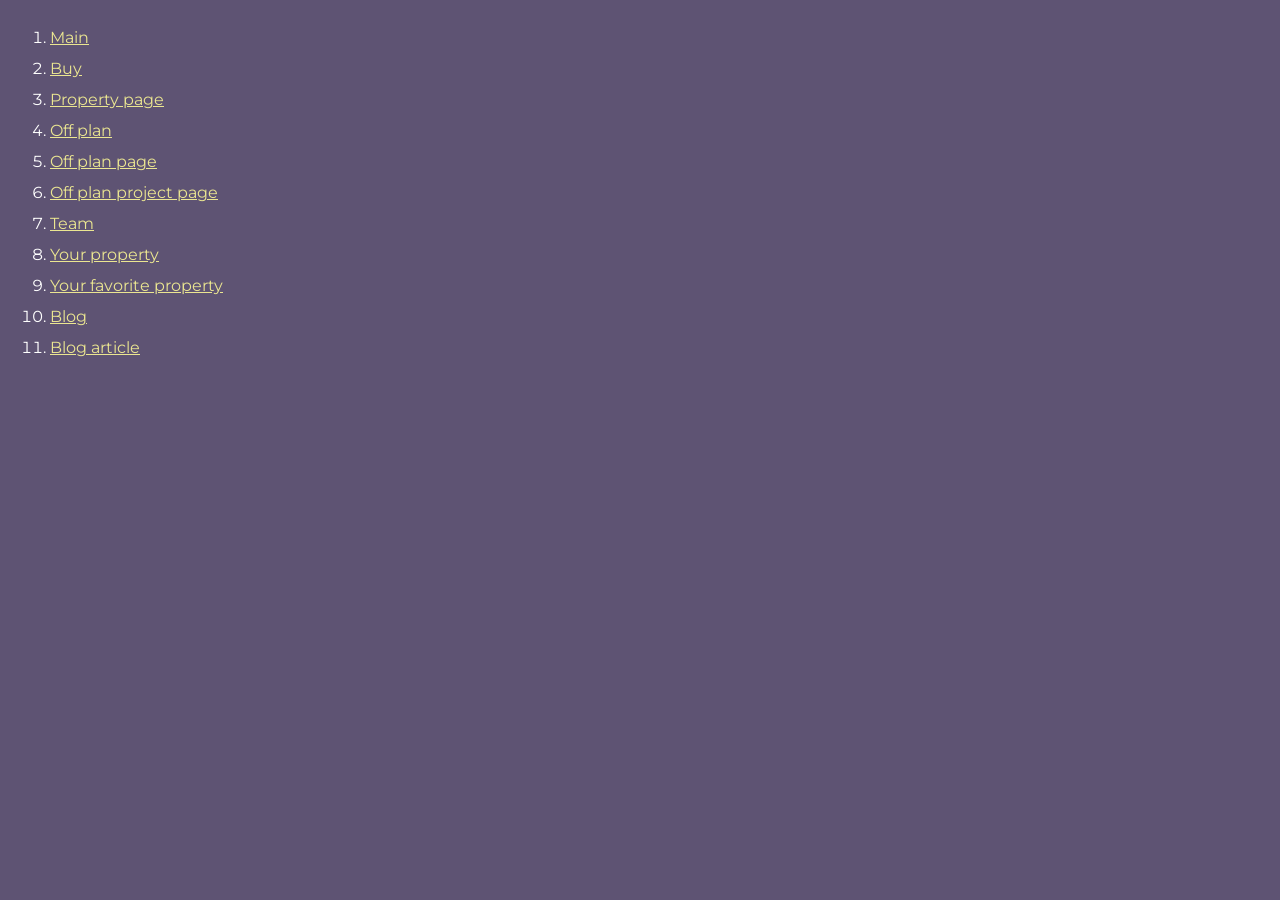
<file: index.html>
<!doctype html>
<html>

<head>
	<meta charset="UTF-8" />
	<meta name="viewport" content="width=device-width, initial-scale=1.0" />
	<title>Верстка «wise_update»</title>
</head>

<body>
	<div class="rootpage">

		<ol class="rootpage__list">
			<li><a target="_blank" href="home.html">Main</a></li>
			<li><a target="_blank" href="buy.html">Buy</a></li>
			<li>
				<a target="_blank" href="property.html">Property page</a>
			</li>
			<li><a target="_blank" href="off-plan.html">Off plan</a></li>
			<li>
				<a target="_blank" href="off-plan-page.html">Off plan page</a>
			</li>
			<li>
				<a target="_blank" href="project.html">Off plan project page</a>
			</li>
			<li><a target="_blank" href="team.html">Team</a></li>
			<li>
				<a target="_blank" href="your-property.html">Your property</a>
			</li>
			<li>
				<a target="_blank" href="favorite.html">Your favorite property</a>
			</li>
			<li><a target="_blank" href="blog.html">Blog</a></li>
			<li><a target="_blank" href="article.html">Blog article</a></li>
		</ol>

	</div>
</body>
<style>
	@charset "UTF-8";
	@import url("https://fonts.googleapis.com/css?family=Montserrat:regular,700&display=swap");

	*,
	*::before,
	*::after {
		padding: 0px;
		margin: 0px;
		border: 0px;
		box-sizing: border-box;
	}

	html,
	body {
		height: 100%;
		margin: 0;
		padding: 0;
		min-width: 320px;
		width: 100%;
		color: #fff;
		background-color: #5e5373;
	}

	body {
		font-family: Montserrat;
		font-size: 100%;
		line-height: 1;
		font-size: 1rem;
	}

	a {
		text-decoration: underline;
		color: #ebe691;
	}

	a:visited {
		text-decoration: underline;
		color: #aaa768;
	}

	a:hover {
		text-decoration: none;
	}

	ul li {
		list-style: none;
	}

	img {
		vertical-align: top;
	}

	.wrapper {
		width: 100%;
		min-height: 100%;
		overflow: hidden;
	}

	.rootpage {
		padding: 30px;
		display: flex;
		flex-direction: column;
		align-items: flex-start;
	}

	@media (max-width: 767px) {
		.rootpage {
			padding: 30px 15px;
		}
	}

	h1 {
		color: #ebe691;
		font-size: 2.5rem;
		margin: 0px 0px 1.25rem 0px;
	}

	@media (max-width: 767px) {
		h1 {
			font-size: 1.85rem;
			margin: 0px 0px 1.25rem 0px;
		}
	}

	h2 {
		color: #ebe691;
		font-size: 1.25rem;
		margin: 0px 0px 1rem 0px;
	}

	@media (max-width: 767px) {
		h2 {
			font-size: 1.125rem;
			margin: 0px 0px 1rem 0px;
		}
	}

	.rootpage__info {
		line-height: 140%;
		margin: 0px 0px 1.5rem 0px;
	}

	.rootpage__list {
		margin: 0px 0px 2.25rem 1.25rem;
	}

	.rootpage__list li:not(:last-child) {
		margin: 0px 0px 15px 0px;
	}

	.rootpage__contacts,
	.rootpage__tnx {
		border-radius: 200px;
		padding: 20px 65px;
		line-height: 140%;
	}

	@media (max-width: 767px) {

		.rootpage__contacts,
		.rootpage__tnx {
			border-radius: 40px;
			padding: 20px;
		}
	}

	.rootpage__contacts {
		background: #32b5a4;
	}

	.rootpage__contacts a {
		color: #ebe691;
	}

	.rootpage__tnx {
		background: #c22d63;
		margin: 0px 0px 1rem 0px;
	}
</style>

</html>
</file>
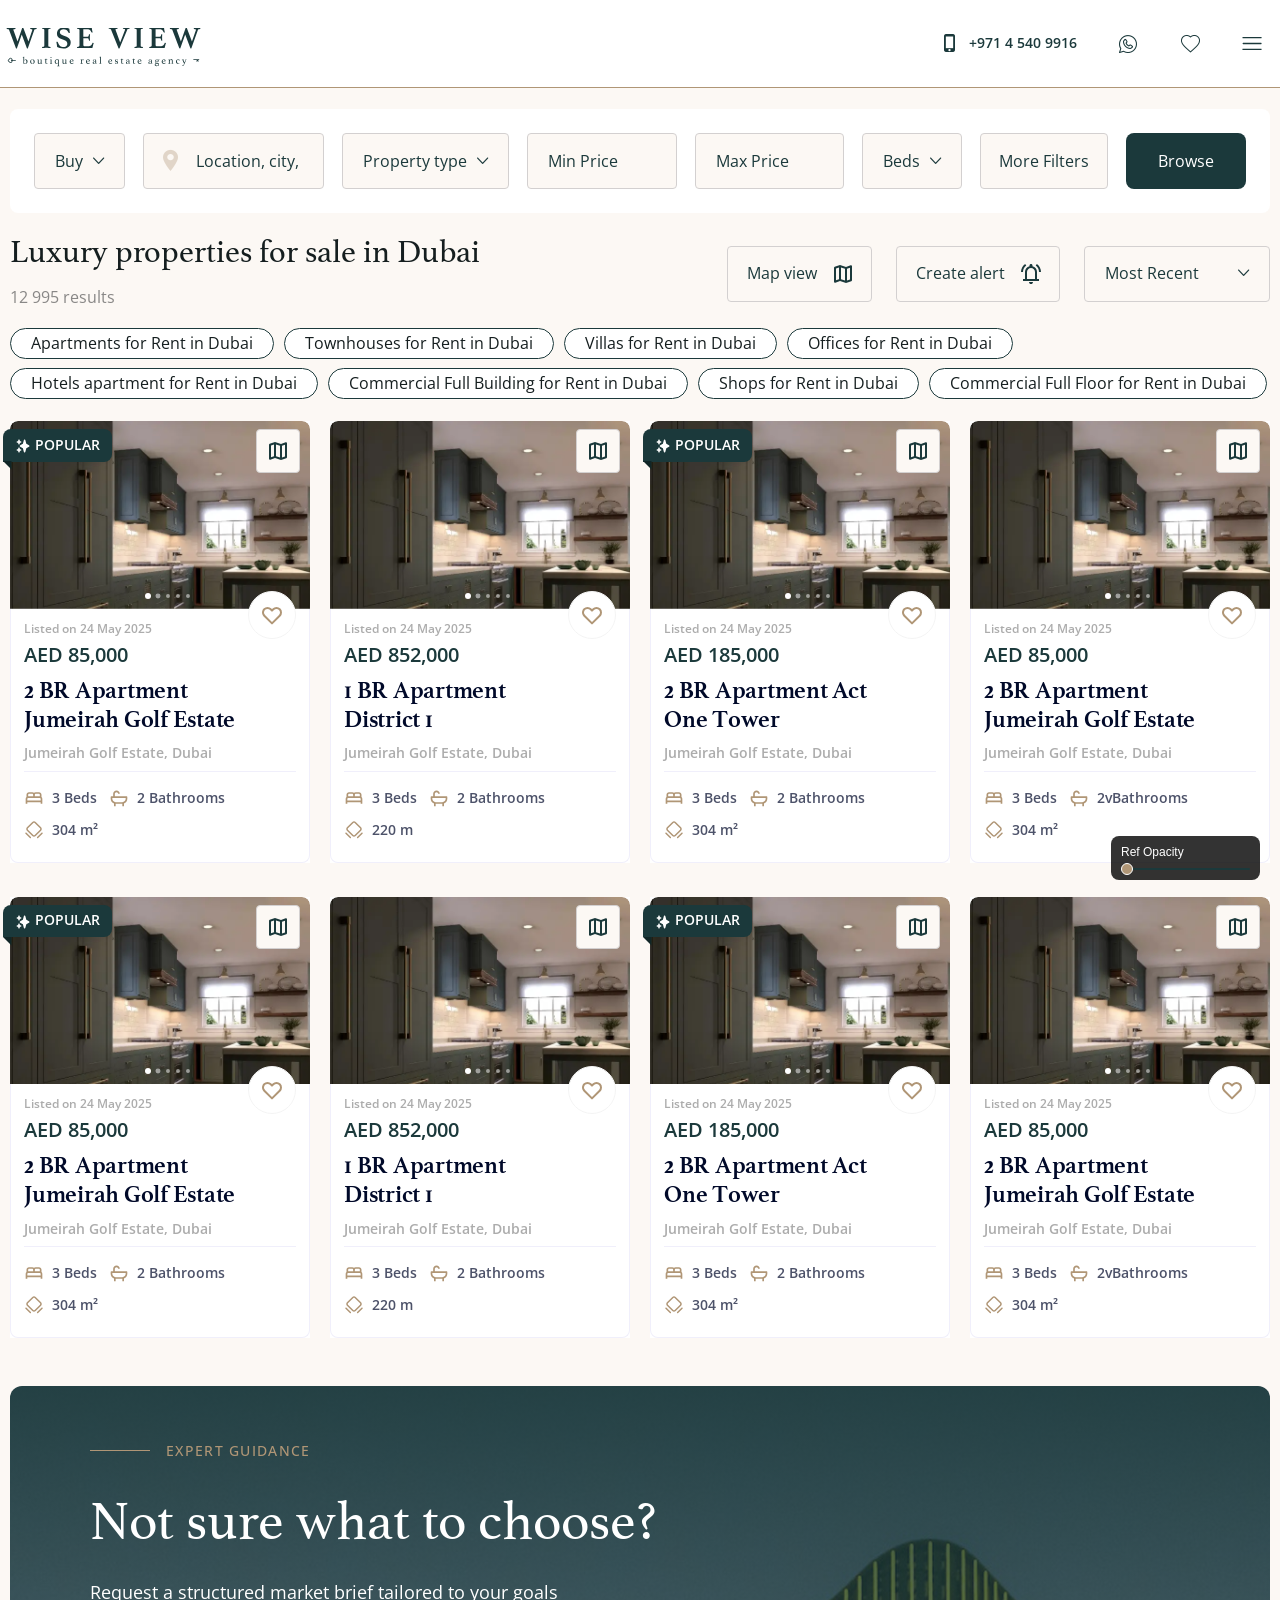
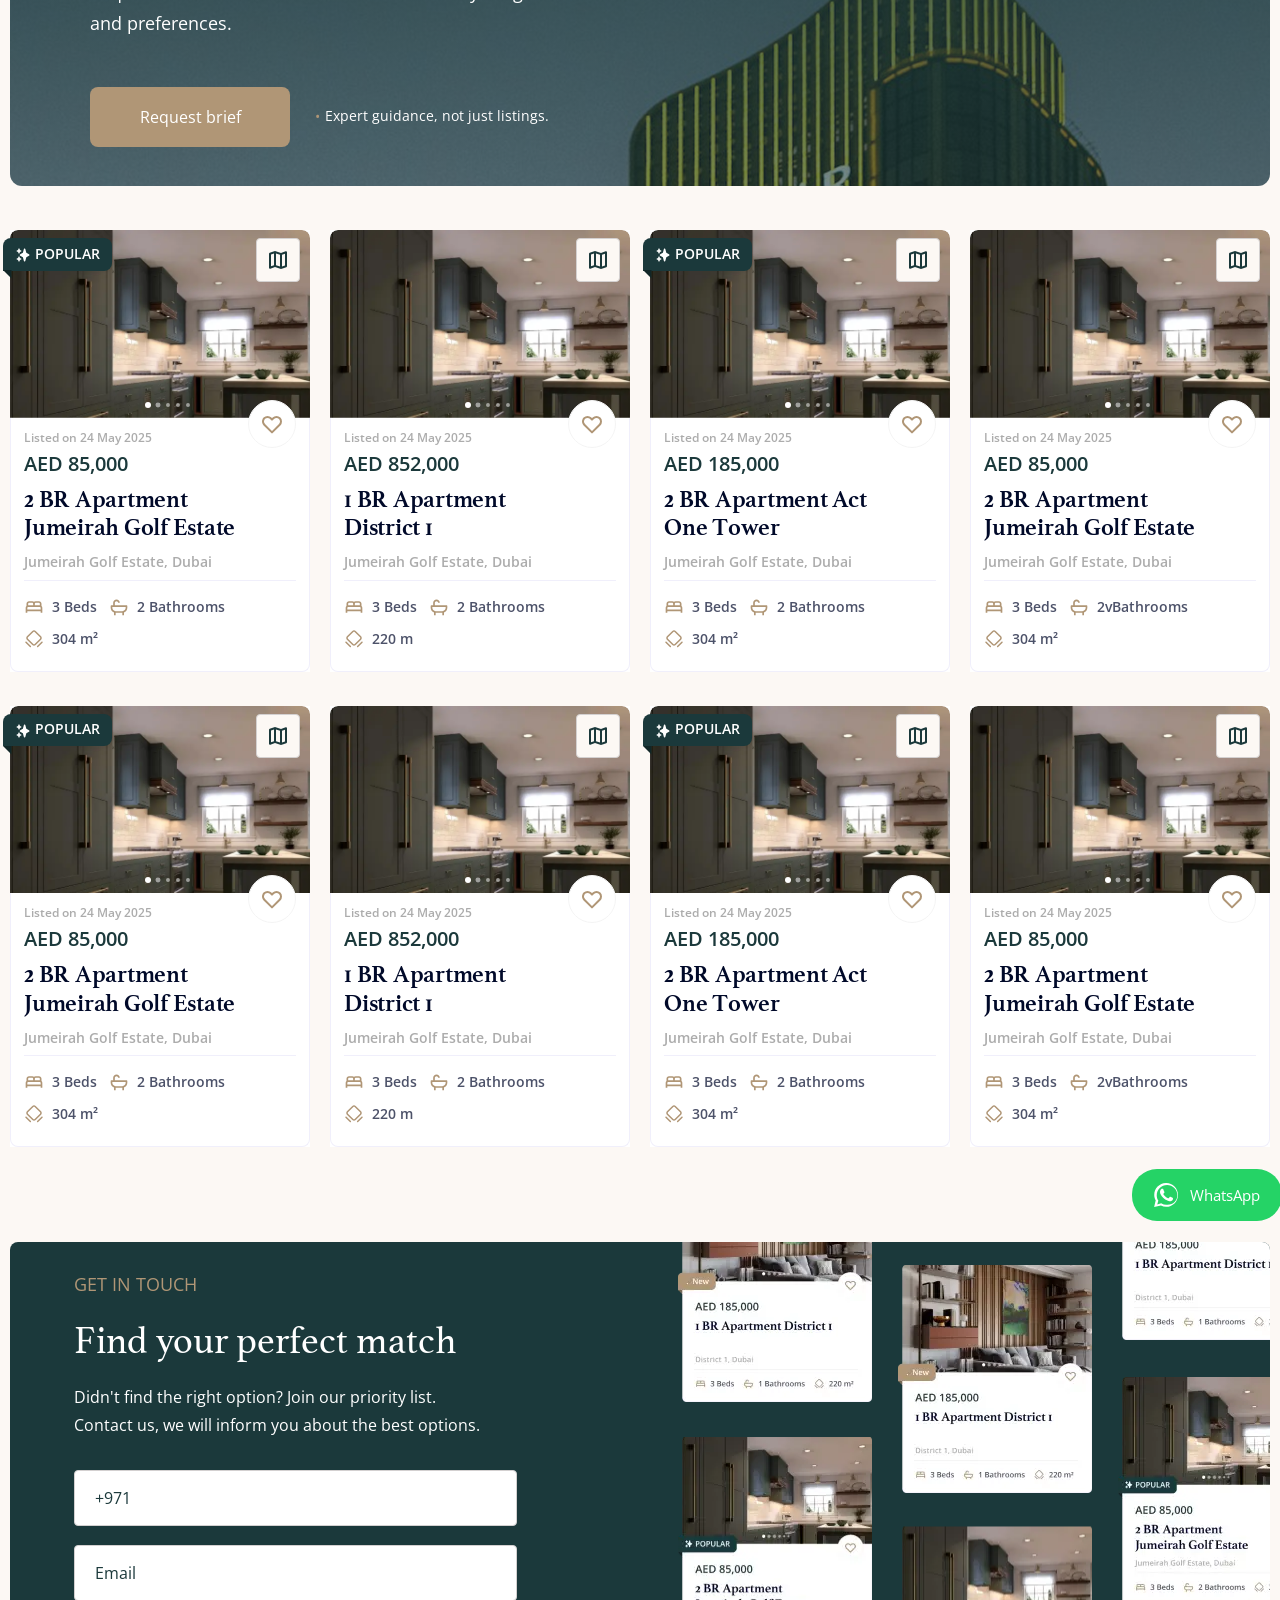
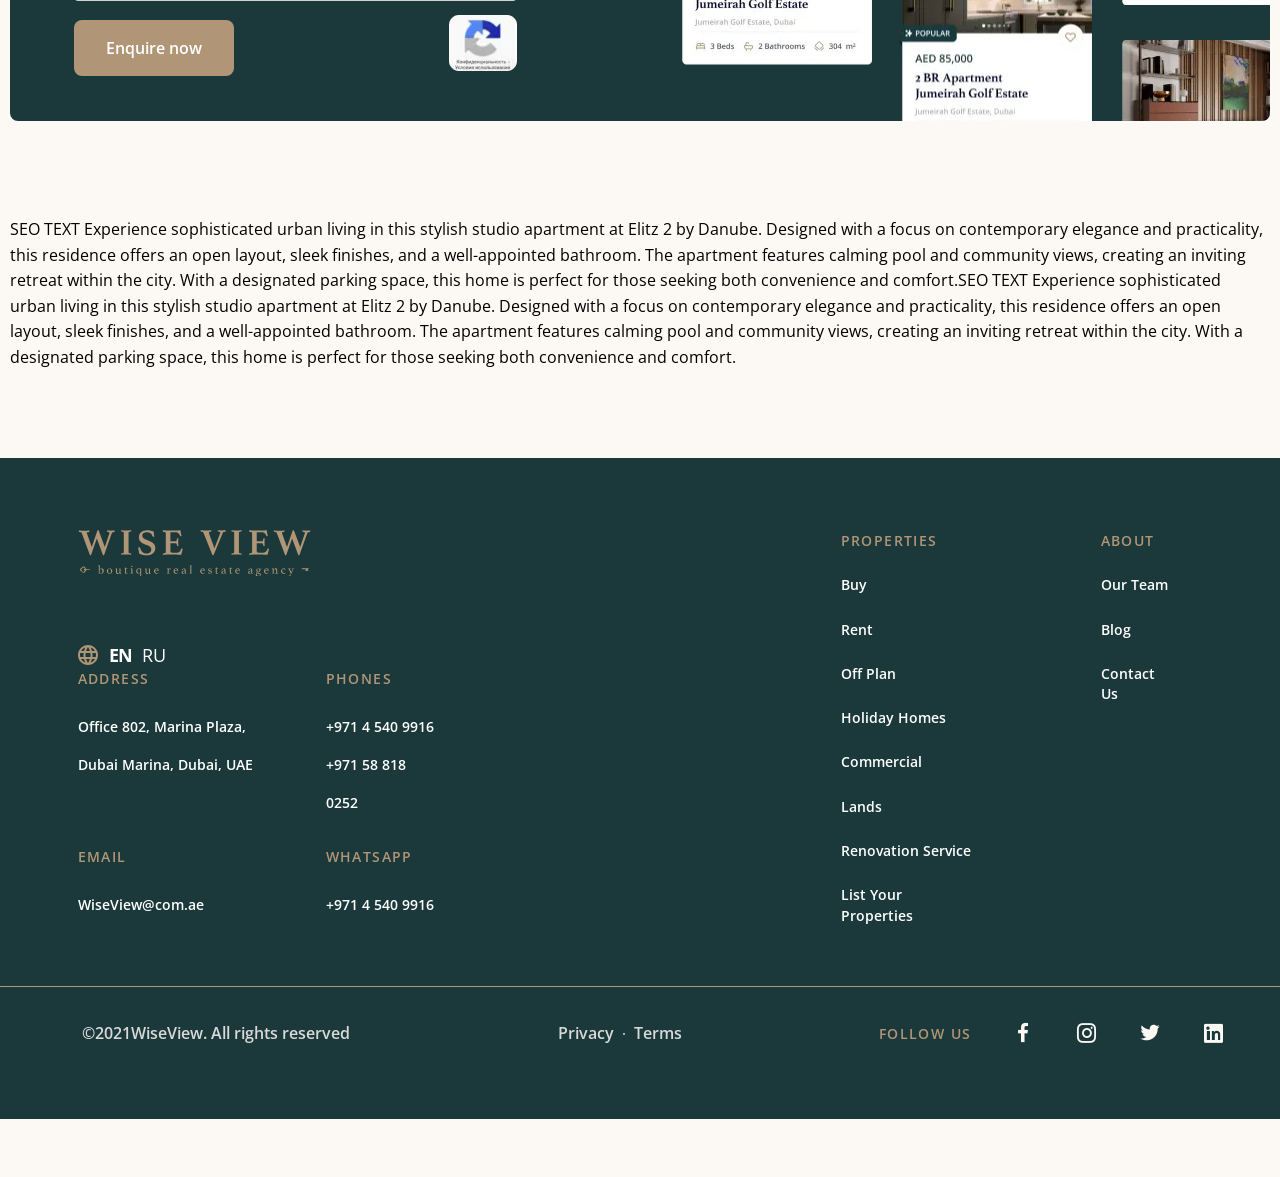
<file: buy.html>
<!doctype html>
<html lang="en">

<head>
	<title>Buy page</title>
	<meta charset="UTF-8" />
	<meta name="format-detection" content="telephone=no" />
	<!-- <style>body{opacity: 0;}</style> -->
	<link rel="stylesheet" href="css/style.css?_v=20260205180323" />
	<link rel="shortcut icon" href="favicon.ico" />
	<!-- <meta name="robots" content="noindex, nofollow"> -->
	<meta name="viewport" content="width=device-width, initial-scale=1.0" />
</head>

<body>
	<div class="reference_image"
		style="position: absolute; top: 0; left: 0; z-index: 9999; width: 100%; height: auto; margin: 0 auto; text-align: center; pointer-events: none;">
		<img id="reference_img" src="page_references/Buy.png"
			style="width: 1440px; height: auto; margin: 0 auto; pointer-events: none; opacity: 0.0;"
			alt="reference image">
	</div>
	<div class="wrapper">
		<header class="header" data-lp data-scroll="100">
			<div class="header__cnt-header">
				<a href="#" class="header__logo">
					<picture>
						<source srcset="img/mobile-logo.svg" media="(max-width: 991.98px)" />
						<source srcset="img/logo-desk.svg" media="(min-width: 991.99px)" />
						<img src="img/mobile-logo.svg" alt="Опис зображення" />
					</picture>
				</a>
				<div class="header__menu menu">
					<nav class="menu__mobile-top">
						<ul class="menu__list">
							<li class="menu__item">
								<a href="tel:+97145409916" class="menu__link menu__link--number">
									<i class="_icon-iphone"></i><span>+971 4 540 9916</span>
								</a>
							</li>
							<li class="menu__item">
								<a href="@" class="menu__link">
									<i class="_icon-what-sec"></i>
								</a>
							</li>
							<li class="menu__item">
								<a href="@" class="menu__link menu__link--fav">
									<i class="_icon-fav-sec"></i>
								</a>
							</li>
						</ul>
					</nav>
					<button type="button" class="menu__icon icon-menu">
						<img src="img/menu-desk.svg" alt="burger icon" />
					</button>
				</div>
				<nav class="menu__mobile">
					<div class="menu__top">
						<ul class="menu__lang">
							<li>
								<i class="_icon-lang"></i>
							</li>
							<li><a href="#" class="active">En</a></li>
							<li><a href="#">Ru</a></li>
						</ul>
						<button type="button" class="menu__icon-close icon-menu">
							<img src="img/menu-mob.svg" alt="menu icon" />
						</button>
					</div>
					<div class="menu__mob-body">
						<div class="menu__links">
							<div class="menu__prop">
								<h2 class="menu__ttl">PROPERTIES</h2>
								<ul>
									<li><a href="#">Buy</a></li>
									<li><a href="#">Rent</a></li>
									<li><a href="#">Off Plan</a></li>
									<li><a href="#">Holiday Homes</a></li>
									<li><a href="#">Commercial</a></li>
									<li><a href="#">Renovation Service</a></li>
									<li><a href="#">List Your Properties</a></li>
								</ul>
							</div>
							<div class="menu__prop">
								<h2 class="menu__ttl">ABOUT</h2>
								<ul>
									<li><a href="#">Our Team</a></li>
									<li><a href="#">Blog</a></li>
									<li><a href="#">Contact Us</a></li>
								</ul>
							</div>
						</div>
						<ul class="menu__about">
							<li class="menu__sub-item">
								<h2 class="menu__ttl">Address</h2>
								<ul>
									<li>
										<address>
											Office 802, Marina Plaza, Dubai Marina, Dubai,
											UAE
										</address>
									</li>
								</ul>
							</li>
							<li class="menu__sub-item">
								<h2 class="menu__ttl">Phones</h2>
								<ul>
									<li>
										<a href="tel:+97145409916">+971 4 540 9916</a>
									</li>
									<li>
										<a href="tel:+971588180252">+971 58 818 0252</a>
									</li>
								</ul>
							</li>
							<li class="menu__sub-item">
								<h2 class="menu__ttl">Email</h2>
								<ul>
									<li>
										<a href="mailto:WiseView@com.ae">WiseView@com.ae</a>
									</li>
								</ul>
							</li>
							<li class="menu__sub-item">
								<h2 class="menu__ttl">Whatsapp</h2>
								<ul>
									<li><a href="#">+971 4 540 9916</a></li>
								</ul>
							</li>
						</ul>
						<div class="menu__social">
							<h2 class="menu__ttl">Follow Us</h2>
							<ul>
								<li>
									<a href="#" target="_blank" class="_icon-facebook"></a>
								</li>
								<li>
									<a href="#" target="_blank" class="_icon-instagram"></a>
								</li>
								<li>
									<a href="#" target="_blank" class="_icon-twitter"></a>
								</li>
								<li>
									<a href="#" target="_blank" class="_icon-linkedin"></a>
								</li>
							</ul>
						</div>
					</div>
				</nav>
			</div>
		</header>

		<main class="buy">
			<section class="buy__filters filters">
				<div class="filters__cnt-f">
					<form action="#" method="post" class="filters__form form" data-one-select>
						<div class="form__line">
							<select name="typeBuild" data-class-modif="form" data-show-selected>
								<option value="Buy" selected>Buy</option>
								<option value="Rent">Rent</option>
							</select>
						</div>
						<div class="form__input">
							<i class="_icon-location"></i>
							<input autocomplete="off" type="text" name="location"
								placeholder="Location, city, community" class="input" />
						</div>
						<div class="form__line">
							<select name="propertyType" data-class-modif="form" data-show-selected>
								<option value="" selected>
									Property type
								</option>
								<option value="Apartment">Apartment</option>
								<option value="Villa">Villa</option>
								<option value="Townhouse">Townhouse</option>
								<option value="Penthouse">Penthouse</option>
								<option value="Short Term">
									Short Term
								</option>
								<option value="Duplex">Duplex</option>
							</select>
						</div>
						<div class="form__line-pr">
							<div class="form__inp-wr">
								<input id="minPrice" autocomplete="off" type="text" name="minPrice"
									placeholder="Min Price" class="input" />
							</div>
						</div>
						<div class="form__line-pr">
							<div class="form__inp-wr">
								<input id="maxPrice" autocomplete="off" type="text" name="maxPrice"
									placeholder="Max Price" class="input" />
							</div>
						</div>
						<div class="form__line">
							<select name="beds" data-class-modif="form" data-show-selected>
								<option value="" selected>Beds</option>
								<option value="All">All</option>
								<option value="Studio">Studio</option>
								<option value="1">1</option>
								<option value="2">2</option>
								<option value="3">3</option>
								<option value="4">4</option>
								<option value="5">5</option>
								<option value="6+">6+</option>
							</select>
						</div>
						<div class="form__more">
							<button data-popup="#moreFilters" type="button" class="form__button">
								More Filters
							</button>
						</div>
						<div class="form__action">
							<button type="submit" class="form__btn btn">
								Browse
							</button>
						</div>
					</form>
					<div class="filters__result">
						<div class="filters__body-result">
							<h1 class="filters__ttl">
								Luxury properties for sale in Dubai
							</h1>
							<p class="filters__value">
								<span>12 995</span> results
							</p>
						</div>
						<div class="filters__body-actions">
							<button data-popup="#mobFilters" type="button" class="filters__filter-btn">
								Filter
							</button>
							<button type="button" class="filters__btn">
								Map view
								<i>
									<img src="img/icons/map.svg" alt="icon map" />
								</i>
							</button>
							<button type="button" class="filters__btn">
								Create alert
								<i>
									<img id="alert_btn_icon" src="img/icons/alert.svg" alt="icon map" />
								</i>
							</button>
							<select name="sortFilter" data-class-modif="most-recent" data-show-selected>
								<option value="Most Recent" selected>
									Most Recent
								</option>
								<option value="Highest Price">
									Highest Price
								</option>
								<option value="Lowest Price">
									Lowest Price
								</option>
							</select>
						</div>
					</div>
					<ul class="filters__category">
						<li>
							<div>Apartments for Rent in Dubai</div>
						</li>
						<li>
							<div>Townhouses for Rent in Dubai</div>
						</li>
						<li>
							<div>Villas for Rent in Dubai</div>
						</li>
						<li>
							<div>Offices for Rent in Dubai</div>
						</li>
						<li>
							<div>Hotels apartment for Rent in Dubai</div>
						</li>

						<li>
							<div>
								Commercial Full Building for Rent in Dubai
							</div>
						</li>
						<li>
							<div>Shops for Rent in Dubai</div>
						</li>
						<li>
							<div>
								Commercial Full Floor for Rent in Dubai
							</div>
						</li>
					</ul>
				</div>
			</section>
			<section class="buy__main">
				<div class="buy__cnt">
					<ul class="buy__list list">
						<li>
							<article class="prop__card card">
								<div class="card__gallery">
									<div class="card__slider swiper">
										<div class="card__wrapper swiper-wrapper">
											<a href="#" class="card__slide swiper-slide">
												<img data-src="img/cards/image_05.webp" src="img/cards/1x1.webp"
													class="swiper-lazy" alt="image" />
												<div class="swiper-lazy-preloader"></div>
											</a>
											<a href="#" class="card__slide swiper-slide">
												<img data-src="img/cards/image_02.webp" src="img/cards/1x1.webp"
													class="swiper-lazy" alt="image" />
											</a>
											<a href="#" class="card__slide swiper-slide">
												<img data-src="img/cards/image_03.webp" src="img/cards/1x1.webp"
													class="swiper-lazy" alt="image" />
											</a>
											<a href="#" class="card__slide swiper-slide">
												<img data-src="img/cards/image_04.webp" src="img/cards/1x1.webp"
													class="swiper-lazy" alt="image" />
											</a>
											<a href="#" class="card__slide swiper-slide">
												<img data-src="img/cards/image_06.webp" src="img/cards/1x1.webp"
													class="swiper-lazy" alt="image" />
											</a>
										</div>
										<button type="button" class="card__swiper-button-prev">
											<img src="img/icons/btn-arr.svg" alt="icon" />
										</button>
										<button type="button" class="card__swiper-button-next">
											<img src="img/icons/btn-arr.svg" alt="icon" />
										</button>
										<div class="card__s-p s-p"></div>
									</div>
									<div class="card__label popular-lb">
										<i>
											<img src="img/icons/popular.svg" alt="icon popular label" />
										</i>
										POPULAR
									</div>

									<a href="#" class="card__map">
										<i>
											<img src="img/icons/map.svg" alt="icon map" />
										</i>
									</a>
									<button type="button" class="card__favorite">
										<svg xmlns="http://www.w3.org/2000/svg" width="24" height="24"
											viewBox="0 0 24 24" fill="none">
											<rect width="24" height="24" fill="white" />
											<path
												d="M4.31804 6.31804C3.90017 6.7359 3.5687 7.23198 3.34255 7.77795C3.1164 8.32392 3 8.90909 3 9.50004C3 10.091 3.1164 10.6762 3.34255 11.2221C3.5687 11.7681 3.90017 12.2642 4.31804 12.682L12 20.364L19.682 12.682C20.526 11.8381 21.0001 10.6935 21.0001 9.50004C21.0001 8.30656 20.526 7.16196 19.682 6.31804C18.8381 5.47412 17.6935 5.00001 16.5 5.00001C15.3066 5.00001 14.162 5.47412 13.318 6.31804L12 7.63604L10.682 6.31804C10.2642 5.90017 9.7681 5.5687 9.22213 5.34255C8.67616 5.1164 8.09099 5 7.50004 5C6.90909 5 6.32392 5.1164 5.77795 5.34255C5.23198 5.5687 4.7359 5.90017 4.31804 6.31804V6.31804Z"
												fill="#B09676" stroke="#B09676" stroke-width="2" stroke-linecap="round"
												stroke-linejoin="round" />
										</svg>
									</button>
								</div>
								<div class="card__body">
									<div class="card__about">
										<h3 class="hidden">
											2 BR Apartment Jumeirah Golf
											Estate
										</h3>
										<h3 class="card__listen">
											Listed on 24 May 2025
										</h3>
										<p class="card__price">
											AED 85,000
										</p>
										<a href="#" target="_blank" class="card__title">
											2 BR Apartment Jumeirah Golf
											Estate
										</a>
									</div>
									<p class="card__location">
										Jumeirah Golf Estate, Dubai
									</p>
									<ul class="card__characteristic">
										<li class="card__item">
											<i><img src="img/icons/bed.svg" alt="icon" /></i>3 Beds
										</li>
										<li class="card__item">
											<i><img src="img/icons/bath.svg" alt="icon" /></i>2 Bathrooms
										</li>
										<li class="card__item">
											<i><img src="img/icons/square-meters.svg" alt="icon" /></i>304 m²
										</li>
									</ul>
								</div>
							</article>
						</li>
						<li>
							<article class="prop__card card">
								<div class="card__gallery">
									<div class="card__slider swiper">
										<div class="card__wrapper swiper-wrapper">
											<a href="#" target="_blank" class="card__slide swiper-slide">
												<img data-src="img/cards/image_05.webp" src="img/cards/1x1.webp"
													class="swiper-lazy" alt="image" />
												<div class="swiper-lazy-preloader"></div>
											</a>
											<a href="#" target="_blank" class="card__slide swiper-slide">
												<img data-src="img/cards/image_02.webp" src="img/cards/1x1.webp"
													class="swiper-lazy" alt="image" />
											</a>
											<a href="#" target="_blank" class="card__slide swiper-slide">
												<img data-src="img/cards/image_03.webp" src="img/cards/1x1.webp"
													class="swiper-lazy" alt="image" />
											</a>
											<a href="#" target="_blank" class="card__slide swiper-slide">
												<img data-src="img/cards/image_04.webp" src="img/cards/1x1.webp"
													class="swiper-lazy" alt="image" />
											</a>
											<a href="#" target="_blank" class="card__slide swiper-slide">
												<img data-src="img/cards/image_06.webp" src="img/cards/1x1.webp"
													class="swiper-lazy" alt="image" />
											</a>
										</div>

										<button type="button" class="card__swiper-button-prev">
											<img src="img/icons/btn-arr.svg" alt="icon" />
										</button>
										<button type="button" class="card__swiper-button-next">
											<img src="img/icons/btn-arr.svg" alt="icon" />
										</button>
										<div class="card__s-p s-p"></div>
									</div>
									<button type="button" class="card__map">
										<i>
											<img src="img/icons/map.svg" alt="icon map" />
										</i>
									</button>
									<button type="button" class="card__favorite">
										<svg xmlns="http://www.w3.org/2000/svg" width="24" height="24"
											viewBox="0 0 24 24" fill="none">
											<rect width="24" height="24" fill="white" />
											<path
												d="M4.31804 6.31804C3.90017 6.7359 3.5687 7.23198 3.34255 7.77795C3.1164 8.32392 3 8.90909 3 9.50004C3 10.091 3.1164 10.6762 3.34255 11.2221C3.5687 11.7681 3.90017 12.2642 4.31804 12.682L12 20.364L19.682 12.682C20.526 11.8381 21.0001 10.6935 21.0001 9.50004C21.0001 8.30656 20.526 7.16196 19.682 6.31804C18.8381 5.47412 17.6935 5.00001 16.5 5.00001C15.3066 5.00001 14.162 5.47412 13.318 6.31804L12 7.63604L10.682 6.31804C10.2642 5.90017 9.7681 5.5687 9.22213 5.34255C8.67616 5.1164 8.09099 5 7.50004 5C6.90909 5 6.32392 5.1164 5.77795 5.34255C5.23198 5.5687 4.7359 5.90017 4.31804 6.31804V6.31804Z"
												fill="#B09676" stroke="#B09676" stroke-width="2" stroke-linecap="round"
												stroke-linejoin="round" />
										</svg>
									</button>
								</div>
								<div class="card__body">
									<div class="card__about">
										<h3 class="hidden">
											1 BR Apartment District 1
										</h3>
										<h3 class="card__listen">
											Listed on 24 May 2025
										</h3>
										<p class="card__price">
											AED 852,000
										</p>
										<a href="#" target="_blank" class="card__title">
											1 BR Apartment District 1
										</a>
									</div>
									<p class="card__location">
										Jumeirah Golf Estate, Dubai
									</p>
									<ul class="card__characteristic">
										<li class="card__item">
											<i><img src="img/icons/bed.svg" alt="icon" /></i>
											3 Beds
										</li>
										<li class="card__item">
											<i><img src="img/icons/bath.svg" alt="icon" /></i>2 Bathrooms
										</li>
										<li class="card__item">
											<i><img src="img/icons/square-meters.svg" alt="icon" /></i>220 m
										</li>
									</ul>
								</div>
							</article>
						</li>
						<li>
							<article class="prop__card card">
								<div class="card__gallery">
									<div class="card__slider swiper">
										<div class="card__wrapper swiper-wrapper">
											<a href="#" class="card__slide swiper-slide">
												<img data-src="img/cards/image_05.webp" src="img/cards/1x1.webp"
													class="swiper-lazy" alt="image" />
												<div class="swiper-lazy-preloader"></div>
											</a>
											<a href="#" class="card__slide swiper-slide">
												<img data-src="img/cards/image_02.webp" src="img/cards/1x1.webp"
													class="swiper-lazy" alt="image" />
											</a>
											<a href="#" class="card__slide swiper-slide">
												<img data-src="img/cards/image_03.webp" src="img/cards/1x1.webp"
													class="swiper-lazy" alt="image" />
											</a>
											<a href="#" class="card__slide swiper-slide">
												<img data-src="img/cards/image_04.webp" src="img/cards/1x1.webp"
													class="swiper-lazy" alt="image" />
											</a>
											<a href="#" class="card__slide swiper-slide">
												<img data-src="img/cards/image_06.webp" src="img/cards/1x1.webp"
													class="swiper-lazy" alt="image" />
											</a>
										</div>
										<button type="button" class="card__swiper-button-prev">
											<img src="img/icons/btn-arr.svg" alt="icon" />
										</button>
										<button type="button" class="card__swiper-button-next">
											<img src="img/icons/btn-arr.svg" alt="icon" />
										</button>
										<div class="card__s-p s-p"></div>
									</div>
									<div class="card__label popular-lb">
										<i>
											<img src="img/icons/popular.svg" alt="icon popular label" />
										</i>
										POPULAR
									</div>

									<a href="#" class="card__map">
										<i>
											<img src="img/icons/map.svg" alt="icon map" />
										</i>
									</a>
									<button type="button" class="card__favorite">
										<svg xmlns="http://www.w3.org/2000/svg" width="24" height="24"
											viewBox="0 0 24 24" fill="none">
											<rect width="24" height="24" fill="white" />
											<path
												d="M4.31804 6.31804C3.90017 6.7359 3.5687 7.23198 3.34255 7.77795C3.1164 8.32392 3 8.90909 3 9.50004C3 10.091 3.1164 10.6762 3.34255 11.2221C3.5687 11.7681 3.90017 12.2642 4.31804 12.682L12 20.364L19.682 12.682C20.526 11.8381 21.0001 10.6935 21.0001 9.50004C21.0001 8.30656 20.526 7.16196 19.682 6.31804C18.8381 5.47412 17.6935 5.00001 16.5 5.00001C15.3066 5.00001 14.162 5.47412 13.318 6.31804L12 7.63604L10.682 6.31804C10.2642 5.90017 9.7681 5.5687 9.22213 5.34255C8.67616 5.1164 8.09099 5 7.50004 5C6.90909 5 6.32392 5.1164 5.77795 5.34255C5.23198 5.5687 4.7359 5.90017 4.31804 6.31804V6.31804Z"
												fill="#B09676" stroke="#B09676" stroke-width="2" stroke-linecap="round"
												stroke-linejoin="round" />
										</svg>
									</button>
								</div>
								<div class="card__body">
									<div class="card__about">
										<h3 class="hidden">
											2 BR Apartment Act One Tower
										</h3>
										<h3 class="card__listen">
											Listed on 24 May 2025
										</h3>
										<p class="card__price">
											AED 185,000
										</p>
										<a href="#" target="_blank" class="card__title">
											2 BR Apartment Act One Tower
										</a>
									</div>
									<p class="card__location">
										Jumeirah Golf Estate, Dubai
									</p>
									<ul class="card__characteristic">
										<li class="card__item">
											<i><img src="img/icons/bed.svg" alt="icon" /></i>
											3 Beds
										</li>
										<li class="card__item">
											<i><img src="img/icons/bath.svg" alt="icon" /></i>
											2 Bathrooms
										</li>
										<li class="card__item">
											<i><img src="img/icons/square-meters.svg" alt="icon" /></i>304 m²
										</li>
									</ul>
								</div>
							</article>
						</li>
						<li>
							<article class="prop__card card">
								<div class="card__gallery">
									<div class="card__slider swiper">
										<div class="card__wrapper swiper-wrapper">
											<a href="#" target="_blank" class="card__slide swiper-slide">
												<img data-src="img/cards/image_05.webp" src="img/cards/1x1.webp"
													class="swiper-lazy" alt="image" />
												<div class="swiper-lazy-preloader"></div>
											</a>
											<a href="#" target="_blank" class="card__slide swiper-slide">
												<img data-src="img/cards/image_02.webp" src="img/cards/1x1.webp"
													class="swiper-lazy" alt="image" />
											</a>
											<a href="#" target="_blank" class="card__slide swiper-slide">
												<img data-src="img/cards/image_03.webp" src="img/cards/1x1.webp"
													class="swiper-lazy" alt="image" />
											</a>
											<a href="#" target="_blank" class="card__slide swiper-slide">
												<img data-src="img/cards/image_04.webp" src="img/cards/1x1.webp"
													class="swiper-lazy" alt="image" />
											</a>
											<a href="#" target="_blank" class="card__slide swiper-slide">
												<img data-src="img/cards/image_06.webp" src="img/cards/1x1.webp"
													class="swiper-lazy" alt="image" />
											</a>
										</div>
										<button type="button" class="card__swiper-button-prev">
											<img src="img/icons/btn-arr.svg" alt="icon" />
										</button>
										<button type="button" class="card__swiper-button-next">
											<img src="img/icons/btn-arr.svg" alt="icon" />
										</button>
										<div class="card__s-p s-p"></div>
									</div>
									<button type="button" class="card__map">
										<i>
											<img src="img/icons/map.svg" alt="icon map" />
										</i>
									</button>
									<button type="button" class="card__favorite">
										<svg xmlns="http://www.w3.org/2000/svg" width="24" height="24"
											viewBox="0 0 24 24" fill="none">
											<rect width="24" height="24" fill="white" />
											<path
												d="M4.31804 6.31804C3.90017 6.7359 3.5687 7.23198 3.34255 7.77795C3.1164 8.32392 3 8.90909 3 9.50004C3 10.091 3.1164 10.6762 3.34255 11.2221C3.5687 11.7681 3.90017 12.2642 4.31804 12.682L12 20.364L19.682 12.682C20.526 11.8381 21.0001 10.6935 21.0001 9.50004C21.0001 8.30656 20.526 7.16196 19.682 6.31804C18.8381 5.47412 17.6935 5.00001 16.5 5.00001C15.3066 5.00001 14.162 5.47412 13.318 6.31804L12 7.63604L10.682 6.31804C10.2642 5.90017 9.7681 5.5687 9.22213 5.34255C8.67616 5.1164 8.09099 5 7.50004 5C6.90909 5 6.32392 5.1164 5.77795 5.34255C5.23198 5.5687 4.7359 5.90017 4.31804 6.31804V6.31804Z"
												fill="#B09676" stroke="#B09676" stroke-width="2" stroke-linecap="round"
												stroke-linejoin="round" />
										</svg>
									</button>
								</div>
								<div class="card__body">
									<div class="card__about">
										<h3 class="hidden">
											2 BR Apartment Jumeirah Golf
											Estate
										</h3>
										<h3 class="card__listen">
											Listed on 24 May 2025
										</h3>
										<p class="card__price">
											AED 85,000
										</p>
										<a href="#" target="_blank" class="card__title">
											2 BR Apartment Jumeirah Golf
											Estate
										</a>
									</div>
									<p class="card__location">
										Jumeirah Golf Estate, Dubai
									</p>
									<ul class="card__characteristic">
										<li class="card__item">
											<i><img src="img/icons/bed.svg" alt="icon" /></i>
											3 Beds
										</li>
										<li class="card__item">
											<i><img src="img/icons/bath.svg" alt="icon" /></i>2vBathrooms
										</li>
										<li class="card__item">
											<i><img src="img/icons/square-meters.svg" alt="icon" /></i>304 m²
										</li>
									</ul>
								</div>
							</article>
						</li>
						<li>
							<article class="prop__card card">
								<div class="card__gallery">
									<div class="card__slider swiper">
										<div class="card__wrapper swiper-wrapper">
											<a href="#" class="card__slide swiper-slide">
												<img data-src="img/cards/image_05.webp" src="img/cards/1x1.webp"
													class="swiper-lazy" alt="image" />
												<div class="swiper-lazy-preloader"></div>
											</a>
											<a href="#" class="card__slide swiper-slide">
												<img data-src="img/cards/image_02.webp" src="img/cards/1x1.webp"
													class="swiper-lazy" alt="image" />
											</a>
											<a href="#" class="card__slide swiper-slide">
												<img data-src="img/cards/image_03.webp" src="img/cards/1x1.webp"
													class="swiper-lazy" alt="image" />
											</a>
											<a href="#" class="card__slide swiper-slide">
												<img data-src="img/cards/image_04.webp" src="img/cards/1x1.webp"
													class="swiper-lazy" alt="image" />
											</a>
											<a href="#" class="card__slide swiper-slide">
												<img data-src="img/cards/image_06.webp" src="img/cards/1x1.webp"
													class="swiper-lazy" alt="image" />
											</a>
										</div>
										<button type="button" class="card__swiper-button-prev">
											<img src="img/icons/btn-arr.svg" alt="icon" />
										</button>
										<button type="button" class="card__swiper-button-next">
											<img src="img/icons/btn-arr.svg" alt="icon" />
										</button>
										<div class="card__s-p s-p"></div>
									</div>
									<div class="card__label popular-lb">
										<i>
											<img src="img/icons/popular.svg" alt="icon popular label" />
										</i>
										POPULAR
									</div>

									<a href="#" class="card__map">
										<i>
											<img src="img/icons/map.svg" alt="icon map" />
										</i>
									</a>
									<button type="button" class="card__favorite">
										<svg xmlns="http://www.w3.org/2000/svg" width="24" height="24"
											viewBox="0 0 24 24" fill="none">
											<rect width="24" height="24" fill="white" />
											<path
												d="M4.31804 6.31804C3.90017 6.7359 3.5687 7.23198 3.34255 7.77795C3.1164 8.32392 3 8.90909 3 9.50004C3 10.091 3.1164 10.6762 3.34255 11.2221C3.5687 11.7681 3.90017 12.2642 4.31804 12.682L12 20.364L19.682 12.682C20.526 11.8381 21.0001 10.6935 21.0001 9.50004C21.0001 8.30656 20.526 7.16196 19.682 6.31804C18.8381 5.47412 17.6935 5.00001 16.5 5.00001C15.3066 5.00001 14.162 5.47412 13.318 6.31804L12 7.63604L10.682 6.31804C10.2642 5.90017 9.7681 5.5687 9.22213 5.34255C8.67616 5.1164 8.09099 5 7.50004 5C6.90909 5 6.32392 5.1164 5.77795 5.34255C5.23198 5.5687 4.7359 5.90017 4.31804 6.31804V6.31804Z"
												fill="#B09676" stroke="#B09676" stroke-width="2" stroke-linecap="round"
												stroke-linejoin="round" />
										</svg>
									</button>
								</div>
								<div class="card__body">
									<div class="card__about">
										<h3 class="hidden">
											2 BR Apartment Jumeirah Golf
											Estate
										</h3>
										<h3 class="card__listen">
											Listed on 24 May 2025
										</h3>
										<p class="card__price">
											AED 85,000
										</p>
										<a href="#" target="_blank" class="card__title">
											2 BR Apartment Jumeirah Golf
											Estate
										</a>
									</div>
									<p class="card__location">
										Jumeirah Golf Estate, Dubai
									</p>
									<ul class="card__characteristic">
										<li class="card__item">
											<i><img src="img/icons/bed.svg" alt="icon" /></i>3 Beds
										</li>
										<li class="card__item">
											<i><img src="img/icons/bath.svg" alt="icon" /></i>2 Bathrooms
										</li>
										<li class="card__item">
											<i><img src="img/icons/square-meters.svg" alt="icon" /></i>304 m²
										</li>
									</ul>
								</div>
							</article>
						</li>
						<li>
							<article class="prop__card card">
								<div class="card__gallery">
									<div class="card__slider swiper">
										<div class="card__wrapper swiper-wrapper">
											<a href="#" target="_blank" class="card__slide swiper-slide">
												<img data-src="img/cards/image_05.webp" src="img/cards/1x1.webp"
													class="swiper-lazy" alt="image" />
												<div class="swiper-lazy-preloader"></div>
											</a>
											<a href="#" target="_blank" class="card__slide swiper-slide">
												<img data-src="img/cards/image_02.webp" src="img/cards/1x1.webp"
													class="swiper-lazy" alt="image" />
											</a>
											<a href="#" target="_blank" class="card__slide swiper-slide">
												<img data-src="img/cards/image_03.webp" src="img/cards/1x1.webp"
													class="swiper-lazy" alt="image" />
											</a>
											<a href="#" target="_blank" class="card__slide swiper-slide">
												<img data-src="img/cards/image_04.webp" src="img/cards/1x1.webp"
													class="swiper-lazy" alt="image" />
											</a>
											<a href="#" target="_blank" class="card__slide swiper-slide">
												<img data-src="img/cards/image_06.webp" src="img/cards/1x1.webp"
													class="swiper-lazy" alt="image" />
											</a>
										</div>

										<button type="button" class="card__swiper-button-prev">
											<img src="img/icons/btn-arr.svg" alt="icon" />
										</button>
										<button type="button" class="card__swiper-button-next">
											<img src="img/icons/btn-arr.svg" alt="icon" />
										</button>
										<div class="card__s-p s-p"></div>
									</div>
									<button type="button" class="card__map">
										<i>
											<img src="img/icons/map.svg" alt="icon map" />
										</i>
									</button>
									<button type="button" class="card__favorite">
										<svg xmlns="http://www.w3.org/2000/svg" width="24" height="24"
											viewBox="0 0 24 24" fill="none">
											<rect width="24" height="24" fill="white" />
											<path
												d="M4.31804 6.31804C3.90017 6.7359 3.5687 7.23198 3.34255 7.77795C3.1164 8.32392 3 8.90909 3 9.50004C3 10.091 3.1164 10.6762 3.34255 11.2221C3.5687 11.7681 3.90017 12.2642 4.31804 12.682L12 20.364L19.682 12.682C20.526 11.8381 21.0001 10.6935 21.0001 9.50004C21.0001 8.30656 20.526 7.16196 19.682 6.31804C18.8381 5.47412 17.6935 5.00001 16.5 5.00001C15.3066 5.00001 14.162 5.47412 13.318 6.31804L12 7.63604L10.682 6.31804C10.2642 5.90017 9.7681 5.5687 9.22213 5.34255C8.67616 5.1164 8.09099 5 7.50004 5C6.90909 5 6.32392 5.1164 5.77795 5.34255C5.23198 5.5687 4.7359 5.90017 4.31804 6.31804V6.31804Z"
												fill="#B09676" stroke="#B09676" stroke-width="2" stroke-linecap="round"
												stroke-linejoin="round" />
										</svg>
									</button>
								</div>
								<div class="card__body">
									<div class="card__about">
										<h3 class="hidden">
											1 BR Apartment District 1
										</h3>
										<h3 class="card__listen">
											Listed on 24 May 2025
										</h3>
										<p class="card__price">
											AED 852,000
										</p>
										<a href="#" target="_blank" class="card__title">
											1 BR Apartment District 1
										</a>
									</div>
									<p class="card__location">
										Jumeirah Golf Estate, Dubai
									</p>
									<ul class="card__characteristic">
										<li class="card__item">
											<i><img src="img/icons/bed.svg" alt="icon" /></i>
											3 Beds
										</li>
										<li class="card__item">
											<i><img src="img/icons/bath.svg" alt="icon" /></i>2 Bathrooms
										</li>
										<li class="card__item">
											<i><img src="img/icons/square-meters.svg" alt="icon" /></i>220 m
										</li>
									</ul>
								</div>
							</article>
						</li>
						<li>
							<article class="prop__card card">
								<div class="card__gallery">
									<div class="card__slider swiper">
										<div class="card__wrapper swiper-wrapper">
											<a href="#" class="card__slide swiper-slide">
												<img data-src="img/cards/image_05.webp" src="img/cards/1x1.webp"
													class="swiper-lazy" alt="image" />
												<div class="swiper-lazy-preloader"></div>
											</a>
											<a href="#" class="card__slide swiper-slide">
												<img data-src="img/cards/image_02.webp" src="img/cards/1x1.webp"
													class="swiper-lazy" alt="image" />
											</a>
											<a href="#" class="card__slide swiper-slide">
												<img data-src="img/cards/image_03.webp" src="img/cards/1x1.webp"
													class="swiper-lazy" alt="image" />
											</a>
											<a href="#" class="card__slide swiper-slide">
												<img data-src="img/cards/image_04.webp" src="img/cards/1x1.webp"
													class="swiper-lazy" alt="image" />
											</a>
											<a href="#" class="card__slide swiper-slide">
												<img data-src="img/cards/image_06.webp" src="img/cards/1x1.webp"
													class="swiper-lazy" alt="image" />
											</a>
										</div>
										<button type="button" class="card__swiper-button-prev">
											<img src="img/icons/btn-arr.svg" alt="icon" />
										</button>
										<button type="button" class="card__swiper-button-next">
											<img src="img/icons/btn-arr.svg" alt="icon" />
										</button>
										<div class="card__s-p s-p"></div>
									</div>
									<div class="card__label popular-lb">
										<i>
											<img src="img/icons/popular.svg" alt="icon popular label" />
										</i>
										POPULAR
									</div>

									<a href="#" class="card__map">
										<i>
											<img src="img/icons/map.svg" alt="icon map" />
										</i>
									</a>
									<button type="button" class="card__favorite">
										<svg xmlns="http://www.w3.org/2000/svg" width="24" height="24"
											viewBox="0 0 24 24" fill="none">
											<rect width="24" height="24" fill="white" />
											<path
												d="M4.31804 6.31804C3.90017 6.7359 3.5687 7.23198 3.34255 7.77795C3.1164 8.32392 3 8.90909 3 9.50004C3 10.091 3.1164 10.6762 3.34255 11.2221C3.5687 11.7681 3.90017 12.2642 4.31804 12.682L12 20.364L19.682 12.682C20.526 11.8381 21.0001 10.6935 21.0001 9.50004C21.0001 8.30656 20.526 7.16196 19.682 6.31804C18.8381 5.47412 17.6935 5.00001 16.5 5.00001C15.3066 5.00001 14.162 5.47412 13.318 6.31804L12 7.63604L10.682 6.31804C10.2642 5.90017 9.7681 5.5687 9.22213 5.34255C8.67616 5.1164 8.09099 5 7.50004 5C6.90909 5 6.32392 5.1164 5.77795 5.34255C5.23198 5.5687 4.7359 5.90017 4.31804 6.31804V6.31804Z"
												fill="#B09676" stroke="#B09676" stroke-width="2" stroke-linecap="round"
												stroke-linejoin="round" />
										</svg>
									</button>
								</div>
								<div class="card__body">
									<div class="card__about">
										<h3 class="hidden">
											2 BR Apartment Act One Tower
										</h3>
										<h3 class="card__listen">
											Listed on 24 May 2025
										</h3>
										<p class="card__price">
											AED 185,000
										</p>
										<a href="#" target="_blank" class="card__title">
											2 BR Apartment Act One Tower
										</a>
									</div>
									<p class="card__location">
										Jumeirah Golf Estate, Dubai
									</p>
									<ul class="card__characteristic">
										<li class="card__item">
											<i><img src="img/icons/bed.svg" alt="icon" /></i>
											3 Beds
										</li>
										<li class="card__item">
											<i><img src="img/icons/bath.svg" alt="icon" /></i>
											2 Bathrooms
										</li>
										<li class="card__item">
											<i><img src="img/icons/square-meters.svg" alt="icon" /></i>304 m²
										</li>
									</ul>
								</div>
							</article>
						</li>
						<li>
							<article class="prop__card card">
								<div class="card__gallery">
									<div class="card__slider swiper">
										<div class="card__wrapper swiper-wrapper">
											<a href="#" target="_blank" class="card__slide swiper-slide">
												<img data-src="img/cards/image_05.webp" src="img/cards/1x1.webp"
													class="swiper-lazy" alt="image" />
												<div class="swiper-lazy-preloader"></div>
											</a>
											<a href="#" target="_blank" class="card__slide swiper-slide">
												<img data-src="img/cards/image_02.webp" src="img/cards/1x1.webp"
													class="swiper-lazy" alt="image" />
											</a>
											<a href="#" target="_blank" class="card__slide swiper-slide">
												<img data-src="img/cards/image_03.webp" src="img/cards/1x1.webp"
													class="swiper-lazy" alt="image" />
											</a>
											<a href="#" target="_blank" class="card__slide swiper-slide">
												<img data-src="img/cards/image_04.webp" src="img/cards/1x1.webp"
													class="swiper-lazy" alt="image" />
											</a>
											<a href="#" target="_blank" class="card__slide swiper-slide">
												<img data-src="img/cards/image_06.webp" src="img/cards/1x1.webp"
													class="swiper-lazy" alt="image" />
											</a>
										</div>
										<button type="button" class="card__swiper-button-prev">
											<img src="img/icons/btn-arr.svg" alt="icon" />
										</button>
										<button type="button" class="card__swiper-button-next">
											<img src="img/icons/btn-arr.svg" alt="icon" />
										</button>
										<div class="card__s-p s-p"></div>
									</div>
									<button type="button" class="card__map">
										<i>
											<img src="img/icons/map.svg" alt="icon map" />
										</i>
									</button>
									<button type="button" class="card__favorite">
										<svg xmlns="http://www.w3.org/2000/svg" width="24" height="24"
											viewBox="0 0 24 24" fill="none">
											<rect width="24" height="24" fill="white" />
											<path
												d="M4.31804 6.31804C3.90017 6.7359 3.5687 7.23198 3.34255 7.77795C3.1164 8.32392 3 8.90909 3 9.50004C3 10.091 3.1164 10.6762 3.34255 11.2221C3.5687 11.7681 3.90017 12.2642 4.31804 12.682L12 20.364L19.682 12.682C20.526 11.8381 21.0001 10.6935 21.0001 9.50004C21.0001 8.30656 20.526 7.16196 19.682 6.31804C18.8381 5.47412 17.6935 5.00001 16.5 5.00001C15.3066 5.00001 14.162 5.47412 13.318 6.31804L12 7.63604L10.682 6.31804C10.2642 5.90017 9.7681 5.5687 9.22213 5.34255C8.67616 5.1164 8.09099 5 7.50004 5C6.90909 5 6.32392 5.1164 5.77795 5.34255C5.23198 5.5687 4.7359 5.90017 4.31804 6.31804V6.31804Z"
												fill="#B09676" stroke="#B09676" stroke-width="2" stroke-linecap="round"
												stroke-linejoin="round" />
										</svg>
									</button>
								</div>
								<div class="card__body">
									<div class="card__about">
										<h3 class="hidden">
											2 BR Apartment Jumeirah Golf
											Estate
										</h3>
										<h3 class="card__listen">
											Listed on 24 May 2025
										</h3>
										<p class="card__price">
											AED 85,000
										</p>
										<a href="#" target="_blank" class="card__title">
											2 BR Apartment Jumeirah Golf
											Estate
										</a>
									</div>
									<p class="card__location">
										Jumeirah Golf Estate, Dubai
									</p>
									<ul class="card__characteristic">
										<li class="card__item">
											<i><img src="img/icons/bed.svg" alt="icon" /></i>
											3 Beds
										</li>
										<li class="card__item">
											<i><img src="img/icons/bath.svg" alt="icon" /></i>2vBathrooms
										</li>
										<li class="card__item">
											<i><img src="img/icons/square-meters.svg" alt="icon" /></i>304 m²
										</li>
									</ul>
								</div>
							</article>
						</li>
						<li class="grid_insert_card expert_guidance_card">
							<div class="expert_block">
								<i class="expert_block_ttl">
									<span class="block-line"></span>
									<span class="expert_bloc_ttl_text">Expert Guidance</span>
								</i>
								<h3 class="expert_block_header">Not sure what to choose?</h3>
								<p class="expert_block_text">Request a structured market brief tailored to your goals
									and preferences.</p>
								<div class="expert_block_actions">
									<button type="button" class="expert_block_btn btn">Request brief</button>
									<i class="expert_block_tooltip">Expert guidance, not just listings.</i>
								</div>
							</div>
						</li>
						<li>
							<article class="prop__card card">
								<div class="card__gallery">
									<div class="card__slider swiper">
										<div class="card__wrapper swiper-wrapper">
											<a href="#" class="card__slide swiper-slide">
												<img data-src="img/cards/image_05.webp" src="img/cards/1x1.webp"
													class="swiper-lazy" alt="image" />
												<div class="swiper-lazy-preloader"></div>
											</a>
											<a href="#" class="card__slide swiper-slide">
												<img data-src="img/cards/image_02.webp" src="img/cards/1x1.webp"
													class="swiper-lazy" alt="image" />
											</a>
											<a href="#" class="card__slide swiper-slide">
												<img data-src="img/cards/image_03.webp" src="img/cards/1x1.webp"
													class="swiper-lazy" alt="image" />
											</a>
											<a href="#" class="card__slide swiper-slide">
												<img data-src="img/cards/image_04.webp" src="img/cards/1x1.webp"
													class="swiper-lazy" alt="image" />
											</a>
											<a href="#" class="card__slide swiper-slide">
												<img data-src="img/cards/image_06.webp" src="img/cards/1x1.webp"
													class="swiper-lazy" alt="image" />
											</a>
										</div>
										<button type="button" class="card__swiper-button-prev">
											<img src="img/icons/btn-arr.svg" alt="icon" />
										</button>
										<button type="button" class="card__swiper-button-next">
											<img src="img/icons/btn-arr.svg" alt="icon" />
										</button>
										<div class="card__s-p s-p"></div>
									</div>
									<div class="card__label popular-lb">
										<i>
											<img src="img/icons/popular.svg" alt="icon popular label" />
										</i>
										POPULAR
									</div>

									<a href="#" class="card__map">
										<i>
											<img src="img/icons/map.svg" alt="icon map" />
										</i>
									</a>
									<button type="button" class="card__favorite">
										<svg xmlns="http://www.w3.org/2000/svg" width="24" height="24"
											viewBox="0 0 24 24" fill="none">
											<rect width="24" height="24" fill="white" />
											<path
												d="M4.31804 6.31804C3.90017 6.7359 3.5687 7.23198 3.34255 7.77795C3.1164 8.32392 3 8.90909 3 9.50004C3 10.091 3.1164 10.6762 3.34255 11.2221C3.5687 11.7681 3.90017 12.2642 4.31804 12.682L12 20.364L19.682 12.682C20.526 11.8381 21.0001 10.6935 21.0001 9.50004C21.0001 8.30656 20.526 7.16196 19.682 6.31804C18.8381 5.47412 17.6935 5.00001 16.5 5.00001C15.3066 5.00001 14.162 5.47412 13.318 6.31804L12 7.63604L10.682 6.31804C10.2642 5.90017 9.7681 5.5687 9.22213 5.34255C8.67616 5.1164 8.09099 5 7.50004 5C6.90909 5 6.32392 5.1164 5.77795 5.34255C5.23198 5.5687 4.7359 5.90017 4.31804 6.31804V6.31804Z"
												fill="#B09676" stroke="#B09676" stroke-width="2" stroke-linecap="round"
												stroke-linejoin="round" />
										</svg>
									</button>
								</div>
								<div class="card__body">
									<div class="card__about">
										<h3 class="hidden">
											2 BR Apartment Jumeirah Golf
											Estate
										</h3>
										<h3 class="card__listen">
											Listed on 24 May 2025
										</h3>
										<p class="card__price">
											AED 85,000
										</p>
										<a href="#" target="_blank" class="card__title">
											2 BR Apartment Jumeirah Golf
											Estate
										</a>
									</div>
									<p class="card__location">
										Jumeirah Golf Estate, Dubai
									</p>
									<ul class="card__characteristic">
										<li class="card__item">
											<i><img src="img/icons/bed.svg" alt="icon" /></i>3 Beds
										</li>
										<li class="card__item">
											<i><img src="img/icons/bath.svg" alt="icon" /></i>2 Bathrooms
										</li>
										<li class="card__item">
											<i><img src="img/icons/square-meters.svg" alt="icon" /></i>304 m²
										</li>
									</ul>
								</div>
							</article>
						</li>
						<li>
							<article class="prop__card card">
								<div class="card__gallery">
									<div class="card__slider swiper">
										<div class="card__wrapper swiper-wrapper">
											<a href="#" target="_blank" class="card__slide swiper-slide">
												<img data-src="img/cards/image_05.webp" src="img/cards/1x1.webp"
													class="swiper-lazy" alt="image" />
												<div class="swiper-lazy-preloader"></div>
											</a>
											<a href="#" target="_blank" class="card__slide swiper-slide">
												<img data-src="img/cards/image_02.webp" src="img/cards/1x1.webp"
													class="swiper-lazy" alt="image" />
											</a>
											<a href="#" target="_blank" class="card__slide swiper-slide">
												<img data-src="img/cards/image_03.webp" src="img/cards/1x1.webp"
													class="swiper-lazy" alt="image" />
											</a>
											<a href="#" target="_blank" class="card__slide swiper-slide">
												<img data-src="img/cards/image_04.webp" src="img/cards/1x1.webp"
													class="swiper-lazy" alt="image" />
											</a>
											<a href="#" target="_blank" class="card__slide swiper-slide">
												<img data-src="img/cards/image_06.webp" src="img/cards/1x1.webp"
													class="swiper-lazy" alt="image" />
											</a>
										</div>

										<button type="button" class="card__swiper-button-prev">
											<img src="img/icons/btn-arr.svg" alt="icon" />
										</button>
										<button type="button" class="card__swiper-button-next">
											<img src="img/icons/btn-arr.svg" alt="icon" />
										</button>
										<div class="card__s-p s-p"></div>
									</div>
									<button type="button" class="card__map">
										<i>
											<img src="img/icons/map.svg" alt="icon map" />
										</i>
									</button>
									<button type="button" class="card__favorite">
										<svg xmlns="http://www.w3.org/2000/svg" width="24" height="24"
											viewBox="0 0 24 24" fill="none">
											<rect width="24" height="24" fill="white" />
											<path
												d="M4.31804 6.31804C3.90017 6.7359 3.5687 7.23198 3.34255 7.77795C3.1164 8.32392 3 8.90909 3 9.50004C3 10.091 3.1164 10.6762 3.34255 11.2221C3.5687 11.7681 3.90017 12.2642 4.31804 12.682L12 20.364L19.682 12.682C20.526 11.8381 21.0001 10.6935 21.0001 9.50004C21.0001 8.30656 20.526 7.16196 19.682 6.31804C18.8381 5.47412 17.6935 5.00001 16.5 5.00001C15.3066 5.00001 14.162 5.47412 13.318 6.31804L12 7.63604L10.682 6.31804C10.2642 5.90017 9.7681 5.5687 9.22213 5.34255C8.67616 5.1164 8.09099 5 7.50004 5C6.90909 5 6.32392 5.1164 5.77795 5.34255C5.23198 5.5687 4.7359 5.90017 4.31804 6.31804V6.31804Z"
												fill="#B09676" stroke="#B09676" stroke-width="2" stroke-linecap="round"
												stroke-linejoin="round" />
										</svg>
									</button>
								</div>
								<div class="card__body">
									<div class="card__about">
										<h3 class="hidden">
											1 BR Apartment District 1
										</h3>
										<h3 class="card__listen">
											Listed on 24 May 2025
										</h3>
										<p class="card__price">
											AED 852,000
										</p>
										<a href="#" target="_blank" class="card__title">
											1 BR Apartment District 1
										</a>
									</div>
									<p class="card__location">
										Jumeirah Golf Estate, Dubai
									</p>
									<ul class="card__characteristic">
										<li class="card__item">
											<i><img src="img/icons/bed.svg" alt="icon" /></i>
											3 Beds
										</li>
										<li class="card__item">
											<i><img src="img/icons/bath.svg" alt="icon" /></i>2 Bathrooms
										</li>
										<li class="card__item">
											<i><img src="img/icons/square-meters.svg" alt="icon" /></i>220 m
										</li>
									</ul>
								</div>
							</article>
						</li>
						<li>
							<article class="prop__card card">
								<div class="card__gallery">
									<div class="card__slider swiper">
										<div class="card__wrapper swiper-wrapper">
											<a href="#" class="card__slide swiper-slide">
												<img data-src="img/cards/image_05.webp" src="img/cards/1x1.webp"
													class="swiper-lazy" alt="image" />
												<div class="swiper-lazy-preloader"></div>
											</a>
											<a href="#" class="card__slide swiper-slide">
												<img data-src="img/cards/image_02.webp" src="img/cards/1x1.webp"
													class="swiper-lazy" alt="image" />
											</a>
											<a href="#" class="card__slide swiper-slide">
												<img data-src="img/cards/image_03.webp" src="img/cards/1x1.webp"
													class="swiper-lazy" alt="image" />
											</a>
											<a href="#" class="card__slide swiper-slide">
												<img data-src="img/cards/image_04.webp" src="img/cards/1x1.webp"
													class="swiper-lazy" alt="image" />
											</a>
											<a href="#" class="card__slide swiper-slide">
												<img data-src="img/cards/image_06.webp" src="img/cards/1x1.webp"
													class="swiper-lazy" alt="image" />
											</a>
										</div>
										<button type="button" class="card__swiper-button-prev">
											<img src="img/icons/btn-arr.svg" alt="icon" />
										</button>
										<button type="button" class="card__swiper-button-next">
											<img src="img/icons/btn-arr.svg" alt="icon" />
										</button>
										<div class="card__s-p s-p"></div>
									</div>
									<div class="card__label popular-lb">
										<i>
											<img src="img/icons/popular.svg" alt="icon popular label" />
										</i>
										POPULAR
									</div>

									<a href="#" class="card__map">
										<i>
											<img src="img/icons/map.svg" alt="icon map" />
										</i>
									</a>
									<button type="button" class="card__favorite">
										<svg xmlns="http://www.w3.org/2000/svg" width="24" height="24"
											viewBox="0 0 24 24" fill="none">
											<rect width="24" height="24" fill="white" />
											<path
												d="M4.31804 6.31804C3.90017 6.7359 3.5687 7.23198 3.34255 7.77795C3.1164 8.32392 3 8.90909 3 9.50004C3 10.091 3.1164 10.6762 3.34255 11.2221C3.5687 11.7681 3.90017 12.2642 4.31804 12.682L12 20.364L19.682 12.682C20.526 11.8381 21.0001 10.6935 21.0001 9.50004C21.0001 8.30656 20.526 7.16196 19.682 6.31804C18.8381 5.47412 17.6935 5.00001 16.5 5.00001C15.3066 5.00001 14.162 5.47412 13.318 6.31804L12 7.63604L10.682 6.31804C10.2642 5.90017 9.7681 5.5687 9.22213 5.34255C8.67616 5.1164 8.09099 5 7.50004 5C6.90909 5 6.32392 5.1164 5.77795 5.34255C5.23198 5.5687 4.7359 5.90017 4.31804 6.31804V6.31804Z"
												fill="#B09676" stroke="#B09676" stroke-width="2" stroke-linecap="round"
												stroke-linejoin="round" />
										</svg>
									</button>
								</div>
								<div class="card__body">
									<div class="card__about">
										<h3 class="hidden">
											2 BR Apartment Act One Tower
										</h3>
										<h3 class="card__listen">
											Listed on 24 May 2025
										</h3>
										<p class="card__price">
											AED 185,000
										</p>
										<a href="#" target="_blank" class="card__title">
											2 BR Apartment Act One Tower
										</a>
									</div>
									<p class="card__location">
										Jumeirah Golf Estate, Dubai
									</p>
									<ul class="card__characteristic">
										<li class="card__item">
											<i><img src="img/icons/bed.svg" alt="icon" /></i>
											3 Beds
										</li>
										<li class="card__item">
											<i><img src="img/icons/bath.svg" alt="icon" /></i>
											2 Bathrooms
										</li>
										<li class="card__item">
											<i><img src="img/icons/square-meters.svg" alt="icon" /></i>304 m²
										</li>
									</ul>
								</div>
							</article>
						</li>
						<li>
							<article class="prop__card card">
								<div class="card__gallery">
									<div class="card__slider swiper">
										<div class="card__wrapper swiper-wrapper">
											<a href="#" target="_blank" class="card__slide swiper-slide">
												<img data-src="img/cards/image_05.webp" src="img/cards/1x1.webp"
													class="swiper-lazy" alt="image" />
												<div class="swiper-lazy-preloader"></div>
											</a>
											<a href="#" target="_blank" class="card__slide swiper-slide">
												<img data-src="img/cards/image_02.webp" src="img/cards/1x1.webp"
													class="swiper-lazy" alt="image" />
											</a>
											<a href="#" target="_blank" class="card__slide swiper-slide">
												<img data-src="img/cards/image_03.webp" src="img/cards/1x1.webp"
													class="swiper-lazy" alt="image" />
											</a>
											<a href="#" target="_blank" class="card__slide swiper-slide">
												<img data-src="img/cards/image_04.webp" src="img/cards/1x1.webp"
													class="swiper-lazy" alt="image" />
											</a>
											<a href="#" target="_blank" class="card__slide swiper-slide">
												<img data-src="img/cards/image_06.webp" src="img/cards/1x1.webp"
													class="swiper-lazy" alt="image" />
											</a>
										</div>
										<button type="button" class="card__swiper-button-prev">
											<img src="img/icons/btn-arr.svg" alt="icon" />
										</button>
										<button type="button" class="card__swiper-button-next">
											<img src="img/icons/btn-arr.svg" alt="icon" />
										</button>
										<div class="card__s-p s-p"></div>
									</div>
									<button type="button" class="card__map">
										<i>
											<img src="img/icons/map.svg" alt="icon map" />
										</i>
									</button>
									<button type="button" class="card__favorite">
										<svg xmlns="http://www.w3.org/2000/svg" width="24" height="24"
											viewBox="0 0 24 24" fill="none">
											<rect width="24" height="24" fill="white" />
											<path
												d="M4.31804 6.31804C3.90017 6.7359 3.5687 7.23198 3.34255 7.77795C3.1164 8.32392 3 8.90909 3 9.50004C3 10.091 3.1164 10.6762 3.34255 11.2221C3.5687 11.7681 3.90017 12.2642 4.31804 12.682L12 20.364L19.682 12.682C20.526 11.8381 21.0001 10.6935 21.0001 9.50004C21.0001 8.30656 20.526 7.16196 19.682 6.31804C18.8381 5.47412 17.6935 5.00001 16.5 5.00001C15.3066 5.00001 14.162 5.47412 13.318 6.31804L12 7.63604L10.682 6.31804C10.2642 5.90017 9.7681 5.5687 9.22213 5.34255C8.67616 5.1164 8.09099 5 7.50004 5C6.90909 5 6.32392 5.1164 5.77795 5.34255C5.23198 5.5687 4.7359 5.90017 4.31804 6.31804V6.31804Z"
												fill="#B09676" stroke="#B09676" stroke-width="2" stroke-linecap="round"
												stroke-linejoin="round" />
										</svg>
									</button>
								</div>
								<div class="card__body">
									<div class="card__about">
										<h3 class="hidden">
											2 BR Apartment Jumeirah Golf
											Estate
										</h3>
										<h3 class="card__listen">
											Listed on 24 May 2025
										</h3>
										<p class="card__price">
											AED 85,000
										</p>
										<a href="#" target="_blank" class="card__title">
											2 BR Apartment Jumeirah Golf
											Estate
										</a>
									</div>
									<p class="card__location">
										Jumeirah Golf Estate, Dubai
									</p>
									<ul class="card__characteristic">
										<li class="card__item">
											<i><img src="img/icons/bed.svg" alt="icon" /></i>
											3 Beds
										</li>
										<li class="card__item">
											<i><img src="img/icons/bath.svg" alt="icon" /></i>2vBathrooms
										</li>
										<li class="card__item">
											<i><img src="img/icons/square-meters.svg" alt="icon" /></i>304 m²
										</li>
									</ul>
								</div>
							</article>
						</li>
						<li>
							<article class="prop__card card">
								<div class="card__gallery">
									<div class="card__slider swiper">
										<div class="card__wrapper swiper-wrapper">
											<a href="#" class="card__slide swiper-slide">
												<img data-src="img/cards/image_05.webp" src="img/cards/1x1.webp"
													class="swiper-lazy" alt="image" />
												<div class="swiper-lazy-preloader"></div>
											</a>
											<a href="#" class="card__slide swiper-slide">
												<img data-src="img/cards/image_02.webp" src="img/cards/1x1.webp"
													class="swiper-lazy" alt="image" />
											</a>
											<a href="#" class="card__slide swiper-slide">
												<img data-src="img/cards/image_03.webp" src="img/cards/1x1.webp"
													class="swiper-lazy" alt="image" />
											</a>
											<a href="#" class="card__slide swiper-slide">
												<img data-src="img/cards/image_04.webp" src="img/cards/1x1.webp"
													class="swiper-lazy" alt="image" />
											</a>
											<a href="#" class="card__slide swiper-slide">
												<img data-src="img/cards/image_06.webp" src="img/cards/1x1.webp"
													class="swiper-lazy" alt="image" />
											</a>
										</div>
										<button type="button" class="card__swiper-button-prev">
											<img src="img/icons/btn-arr.svg" alt="icon" />
										</button>
										<button type="button" class="card__swiper-button-next">
											<img src="img/icons/btn-arr.svg" alt="icon" />
										</button>
										<div class="card__s-p s-p"></div>
									</div>
									<div class="card__label popular-lb">
										<i>
											<img src="img/icons/popular.svg" alt="icon popular label" />
										</i>
										POPULAR
									</div>

									<a href="#" class="card__map">
										<i>
											<img src="img/icons/map.svg" alt="icon map" />
										</i>
									</a>
									<button type="button" class="card__favorite">
										<svg xmlns="http://www.w3.org/2000/svg" width="24" height="24"
											viewBox="0 0 24 24" fill="none">
											<rect width="24" height="24" fill="white" />
											<path
												d="M4.31804 6.31804C3.90017 6.7359 3.5687 7.23198 3.34255 7.77795C3.1164 8.32392 3 8.90909 3 9.50004C3 10.091 3.1164 10.6762 3.34255 11.2221C3.5687 11.7681 3.90017 12.2642 4.31804 12.682L12 20.364L19.682 12.682C20.526 11.8381 21.0001 10.6935 21.0001 9.50004C21.0001 8.30656 20.526 7.16196 19.682 6.31804C18.8381 5.47412 17.6935 5.00001 16.5 5.00001C15.3066 5.00001 14.162 5.47412 13.318 6.31804L12 7.63604L10.682 6.31804C10.2642 5.90017 9.7681 5.5687 9.22213 5.34255C8.67616 5.1164 8.09099 5 7.50004 5C6.90909 5 6.32392 5.1164 5.77795 5.34255C5.23198 5.5687 4.7359 5.90017 4.31804 6.31804V6.31804Z"
												fill="#B09676" stroke="#B09676" stroke-width="2" stroke-linecap="round"
												stroke-linejoin="round" />
										</svg>
									</button>
								</div>
								<div class="card__body">
									<div class="card__about">
										<h3 class="hidden">
											2 BR Apartment Jumeirah Golf
											Estate
										</h3>
										<h3 class="card__listen">
											Listed on 24 May 2025
										</h3>
										<p class="card__price">
											AED 85,000
										</p>
										<a href="#" target="_blank" class="card__title">
											2 BR Apartment Jumeirah Golf
											Estate
										</a>
									</div>
									<p class="card__location">
										Jumeirah Golf Estate, Dubai
									</p>
									<ul class="card__characteristic">
										<li class="card__item">
											<i><img src="img/icons/bed.svg" alt="icon" /></i>3 Beds
										</li>
										<li class="card__item">
											<i><img src="img/icons/bath.svg" alt="icon" /></i>2 Bathrooms
										</li>
										<li class="card__item">
											<i><img src="img/icons/square-meters.svg" alt="icon" /></i>304 m²
										</li>
									</ul>
								</div>
							</article>
						</li>
						<li>
							<article class="prop__card card">
								<div class="card__gallery">
									<div class="card__slider swiper">
										<div class="card__wrapper swiper-wrapper">
											<a href="#" target="_blank" class="card__slide swiper-slide">
												<img data-src="img/cards/image_05.webp" src="img/cards/1x1.webp"
													class="swiper-lazy" alt="image" />
												<div class="swiper-lazy-preloader"></div>
											</a>
											<a href="#" target="_blank" class="card__slide swiper-slide">
												<img data-src="img/cards/image_02.webp" src="img/cards/1x1.webp"
													class="swiper-lazy" alt="image" />
											</a>
											<a href="#" target="_blank" class="card__slide swiper-slide">
												<img data-src="img/cards/image_03.webp" src="img/cards/1x1.webp"
													class="swiper-lazy" alt="image" />
											</a>
											<a href="#" target="_blank" class="card__slide swiper-slide">
												<img data-src="img/cards/image_04.webp" src="img/cards/1x1.webp"
													class="swiper-lazy" alt="image" />
											</a>
											<a href="#" target="_blank" class="card__slide swiper-slide">
												<img data-src="img/cards/image_06.webp" src="img/cards/1x1.webp"
													class="swiper-lazy" alt="image" />
											</a>
										</div>

										<button type="button" class="card__swiper-button-prev">
											<img src="img/icons/btn-arr.svg" alt="icon" />
										</button>
										<button type="button" class="card__swiper-button-next">
											<img src="img/icons/btn-arr.svg" alt="icon" />
										</button>
										<div class="card__s-p s-p"></div>
									</div>
									<button type="button" class="card__map">
										<i>
											<img src="img/icons/map.svg" alt="icon map" />
										</i>
									</button>
									<button type="button" class="card__favorite">
										<svg xmlns="http://www.w3.org/2000/svg" width="24" height="24"
											viewBox="0 0 24 24" fill="none">
											<rect width="24" height="24" fill="white" />
											<path
												d="M4.31804 6.31804C3.90017 6.7359 3.5687 7.23198 3.34255 7.77795C3.1164 8.32392 3 8.90909 3 9.50004C3 10.091 3.1164 10.6762 3.34255 11.2221C3.5687 11.7681 3.90017 12.2642 4.31804 12.682L12 20.364L19.682 12.682C20.526 11.8381 21.0001 10.6935 21.0001 9.50004C21.0001 8.30656 20.526 7.16196 19.682 6.31804C18.8381 5.47412 17.6935 5.00001 16.5 5.00001C15.3066 5.00001 14.162 5.47412 13.318 6.31804L12 7.63604L10.682 6.31804C10.2642 5.90017 9.7681 5.5687 9.22213 5.34255C8.67616 5.1164 8.09099 5 7.50004 5C6.90909 5 6.32392 5.1164 5.77795 5.34255C5.23198 5.5687 4.7359 5.90017 4.31804 6.31804V6.31804Z"
												fill="#B09676" stroke="#B09676" stroke-width="2" stroke-linecap="round"
												stroke-linejoin="round" />
										</svg>
									</button>
								</div>
								<div class="card__body">
									<div class="card__about">
										<h3 class="hidden">
											1 BR Apartment District 1
										</h3>
										<h3 class="card__listen">
											Listed on 24 May 2025
										</h3>
										<p class="card__price">
											AED 852,000
										</p>
										<a href="#" target="_blank" class="card__title">
											1 BR Apartment District 1
										</a>
									</div>
									<p class="card__location">
										Jumeirah Golf Estate, Dubai
									</p>
									<ul class="card__characteristic">
										<li class="card__item">
											<i><img src="img/icons/bed.svg" alt="icon" /></i>
											3 Beds
										</li>
										<li class="card__item">
											<i><img src="img/icons/bath.svg" alt="icon" /></i>2 Bathrooms
										</li>
										<li class="card__item">
											<i><img src="img/icons/square-meters.svg" alt="icon" /></i>220 m
										</li>
									</ul>
								</div>
							</article>
						</li>
						<li>
							<article class="prop__card card">
								<div class="card__gallery">
									<div class="card__slider swiper">
										<div class="card__wrapper swiper-wrapper">
											<a href="#" class="card__slide swiper-slide">
												<img data-src="img/cards/image_05.webp" src="img/cards/1x1.webp"
													class="swiper-lazy" alt="image" />
												<div class="swiper-lazy-preloader"></div>
											</a>
											<a href="#" class="card__slide swiper-slide">
												<img data-src="img/cards/image_02.webp" src="img/cards/1x1.webp"
													class="swiper-lazy" alt="image" />
											</a>
											<a href="#" class="card__slide swiper-slide">
												<img data-src="img/cards/image_03.webp" src="img/cards/1x1.webp"
													class="swiper-lazy" alt="image" />
											</a>
											<a href="#" class="card__slide swiper-slide">
												<img data-src="img/cards/image_04.webp" src="img/cards/1x1.webp"
													class="swiper-lazy" alt="image" />
											</a>
											<a href="#" class="card__slide swiper-slide">
												<img data-src="img/cards/image_06.webp" src="img/cards/1x1.webp"
													class="swiper-lazy" alt="image" />
											</a>
										</div>
										<button type="button" class="card__swiper-button-prev">
											<img src="img/icons/btn-arr.svg" alt="icon" />
										</button>
										<button type="button" class="card__swiper-button-next">
											<img src="img/icons/btn-arr.svg" alt="icon" />
										</button>
										<div class="card__s-p s-p"></div>
									</div>
									<div class="card__label popular-lb">
										<i>
											<img src="img/icons/popular.svg" alt="icon popular label" />
										</i>
										POPULAR
									</div>

									<a href="#" class="card__map">
										<i>
											<img src="img/icons/map.svg" alt="icon map" />
										</i>
									</a>
									<button type="button" class="card__favorite">
										<svg xmlns="http://www.w3.org/2000/svg" width="24" height="24"
											viewBox="0 0 24 24" fill="none">
											<rect width="24" height="24" fill="white" />
											<path
												d="M4.31804 6.31804C3.90017 6.7359 3.5687 7.23198 3.34255 7.77795C3.1164 8.32392 3 8.90909 3 9.50004C3 10.091 3.1164 10.6762 3.34255 11.2221C3.5687 11.7681 3.90017 12.2642 4.31804 12.682L12 20.364L19.682 12.682C20.526 11.8381 21.0001 10.6935 21.0001 9.50004C21.0001 8.30656 20.526 7.16196 19.682 6.31804C18.8381 5.47412 17.6935 5.00001 16.5 5.00001C15.3066 5.00001 14.162 5.47412 13.318 6.31804L12 7.63604L10.682 6.31804C10.2642 5.90017 9.7681 5.5687 9.22213 5.34255C8.67616 5.1164 8.09099 5 7.50004 5C6.90909 5 6.32392 5.1164 5.77795 5.34255C5.23198 5.5687 4.7359 5.90017 4.31804 6.31804V6.31804Z"
												fill="#B09676" stroke="#B09676" stroke-width="2" stroke-linecap="round"
												stroke-linejoin="round" />
										</svg>
									</button>
								</div>
								<div class="card__body">
									<div class="card__about">
										<h3 class="hidden">
											2 BR Apartment Act One Tower
										</h3>
										<h3 class="card__listen">
											Listed on 24 May 2025
										</h3>
										<p class="card__price">
											AED 185,000
										</p>
										<a href="#" target="_blank" class="card__title">
											2 BR Apartment Act One Tower
										</a>
									</div>
									<p class="card__location">
										Jumeirah Golf Estate, Dubai
									</p>
									<ul class="card__characteristic">
										<li class="card__item">
											<i><img src="img/icons/bed.svg" alt="icon" /></i>
											3 Beds
										</li>
										<li class="card__item">
											<i><img src="img/icons/bath.svg" alt="icon" /></i>
											2 Bathrooms
										</li>
										<li class="card__item">
											<i><img src="img/icons/square-meters.svg" alt="icon" /></i>304 m²
										</li>
									</ul>
								</div>
							</article>
						</li>
						<li>
							<article class="prop__card card">
								<div class="card__gallery">
									<div class="card__slider swiper">
										<div class="card__wrapper swiper-wrapper">
											<a href="#" target="_blank" class="card__slide swiper-slide">
												<img data-src="img/cards/image_05.webp" src="img/cards/1x1.webp"
													class="swiper-lazy" alt="image" />
												<div class="swiper-lazy-preloader"></div>
											</a>
											<a href="#" target="_blank" class="card__slide swiper-slide">
												<img data-src="img/cards/image_02.webp" src="img/cards/1x1.webp"
													class="swiper-lazy" alt="image" />
											</a>
											<a href="#" target="_blank" class="card__slide swiper-slide">
												<img data-src="img/cards/image_03.webp" src="img/cards/1x1.webp"
													class="swiper-lazy" alt="image" />
											</a>
											<a href="#" target="_blank" class="card__slide swiper-slide">
												<img data-src="img/cards/image_04.webp" src="img/cards/1x1.webp"
													class="swiper-lazy" alt="image" />
											</a>
											<a href="#" target="_blank" class="card__slide swiper-slide">
												<img data-src="img/cards/image_06.webp" src="img/cards/1x1.webp"
													class="swiper-lazy" alt="image" />
											</a>
										</div>
										<button type="button" class="card__swiper-button-prev">
											<img src="img/icons/btn-arr.svg" alt="icon" />
										</button>
										<button type="button" class="card__swiper-button-next">
											<img src="img/icons/btn-arr.svg" alt="icon" />
										</button>
										<div class="card__s-p s-p"></div>
									</div>
									<button type="button" class="card__map">
										<i>
											<img src="img/icons/map.svg" alt="icon map" />
										</i>
									</button>
									<button type="button" class="card__favorite">
										<svg xmlns="http://www.w3.org/2000/svg" width="24" height="24"
											viewBox="0 0 24 24" fill="none">
											<rect width="24" height="24" fill="white" />
											<path
												d="M4.31804 6.31804C3.90017 6.7359 3.5687 7.23198 3.34255 7.77795C3.1164 8.32392 3 8.90909 3 9.50004C3 10.091 3.1164 10.6762 3.34255 11.2221C3.5687 11.7681 3.90017 12.2642 4.31804 12.682L12 20.364L19.682 12.682C20.526 11.8381 21.0001 10.6935 21.0001 9.50004C21.0001 8.30656 20.526 7.16196 19.682 6.31804C18.8381 5.47412 17.6935 5.00001 16.5 5.00001C15.3066 5.00001 14.162 5.47412 13.318 6.31804L12 7.63604L10.682 6.31804C10.2642 5.90017 9.7681 5.5687 9.22213 5.34255C8.67616 5.1164 8.09099 5 7.50004 5C6.90909 5 6.32392 5.1164 5.77795 5.34255C5.23198 5.5687 4.7359 5.90017 4.31804 6.31804V6.31804Z"
												fill="#B09676" stroke="#B09676" stroke-width="2" stroke-linecap="round"
												stroke-linejoin="round" />
										</svg>
									</button>
								</div>
								<div class="card__body">
									<div class="card__about">
										<h3 class="hidden">
											2 BR Apartment Jumeirah Golf
											Estate
										</h3>
										<h3 class="card__listen">
											Listed on 24 May 2025
										</h3>
										<p class="card__price">
											AED 85,000
										</p>
										<a href="#" target="_blank" class="card__title">
											2 BR Apartment Jumeirah Golf
											Estate
										</a>
									</div>
									<p class="card__location">
										Jumeirah Golf Estate, Dubai
									</p>
									<ul class="card__characteristic">
										<li class="card__item">
											<i><img src="img/icons/bed.svg" alt="icon" /></i>
											3 Beds
										</li>
										<li class="card__item">
											<i><img src="img/icons/bath.svg" alt="icon" /></i>2vBathrooms
										</li>
										<li class="card__item">
											<i><img src="img/icons/square-meters.svg" alt="icon" /></i>304 m²
										</li>
									</ul>
								</div>
							</article>
						</li>
					</ul>
				</div>
			</section>
			<section class="whatsup__block">
				<div class="whatsup__cnt">
					<button type="button" class="whatsup__btn">
						<img src="img/icons/whatsup.svg" alt="whatsup icon" /> WhatsApp
					</button>
				</div>
			</section>
			<section class="buy__get-in get-in">
				<div class="get-in__cnt">
					<div class="get-in__wrapper">
						<div class="get-in__body">
							<h3>Get in touch</h3>
							<h2>Find your perfect match</h2>
							<div class="get-in__text">
								<p>
									Didn't find the right option? Join our
									priority list. Contact us, we will
									inform you about the best options.
								</p>
							</div>
							<form class="get-in__form" action="#" method="POST">
								<div class="get-in__line">
									<input type="tel" name="tel" placeholder="+971" class="input" />
								</div>
								<div class="get-in__line">
									<input type="email" name="email" placeholder="Email" class="input" />
								</div>
								<div class="get-in__action">
									<button type="submit" class="get-in__btn btn btn--gold">
										Enquire now
									</button>
									<div class="get-in__captch">
										<img src="img/captch.webp" alt="captch logo" />
									</div>
								</div>
							</form>
						</div>
						<ul class="get-in__gallery">
							<li class="get-in__item get-in__item--1">
								<img src="img/get-in/image_01.webp" alt="card picture" />
							</li>
							<li class="get-in__item get-in__item--2">
								<img src="img/get-in/image_02.webp" alt="card picture" />
							</li>
							<li class="get-in__item get-in__item--3">
								<img src="img/get-in/image_01.webp" alt="card picture" />
							</li>
							<li class="get-in__item get-in__item--4">
								<img src="img/get-in/image_02.webp" alt="card picture" />
							</li>
							<li class="get-in__item get-in__item--5">
								<img src="img/get-in/image_01.webp" alt="card picture" />
							</li>
							<li class="get-in__item get-in__item--6">
								<img src="img/get-in/image_02.webp" alt="card picture" />
							</li>
							<li class="get-in__item get-in__item--7">
								<img src="img/get-in/image_01.webp" alt="card picture" />
							</li>
						</ul>
					</div>
				</div>
			</section>
			<section class="buy__seo seo">
				<div class="seo__cnt">
					<h2 class="hidden">Seo section</h2>
					<p>
						SEO TEXT Experience sophisticated urban living in
						this stylish studio apartment at Elitz 2 by Danube.
						Designed with a focus on contemporary elegance and
						practicality, this residence offers an open layout,
						sleek finishes, and a well-appointed bathroom. The
						apartment features calming pool and community views,
						creating an inviting retreat within the city. With a
						designated parking space, this home is perfect for
						those seeking both convenience and comfort.SEO TEXT
						Experience sophisticated urban living in this
						stylish studio apartment at Elitz 2 by Danube.
						Designed with a focus on contemporary elegance and
						practicality, this residence offers an open layout,
						sleek finishes, and a well-appointed bathroom. The
						apartment features calming pool and community views,
						creating an inviting retreat within the city. With a
						designated parking space, this home is perfect for
						those seeking both convenience and comfort.
					</p>
				</div>
			</section>
		</main>
		<footer class="footer">
			<div class="footer__cnt">
				<div class="footer__column">
					<a href="index.html" class="footer__logo"><img src="img/banner-logo.svg" alt="logo" /></a>
					<ul class="footer__about">
						<li class="footer__sub-item">
							<h2 class="footer__ttl">Address</h2>
							<ul>
								<li>
									<address>
										Office 802, Marina Plaza, Dubai Marina, Dubai,
										UAE
									</address>
								</li>
							</ul>
						</li>
						<li class="footer__sub-item">
							<h2 class="footer__ttl">Phones</h2>
							<ul>
								<li>
									<a href="tel:+97145409916">+971 4 540 9916</a>
								</li>
								<li>
									<a href="tel:+971588180252">+971 58 818 0252</a>
								</li>
							</ul>
						</li>
						<li class="footer__sub-item">
							<h2 class="footer__ttl">Email</h2>
							<ul>
								<li>
									<a href="mailto:WiseView@com.ae">WiseView@com.ae</a>
								</li>
							</ul>
						</li>
						<li class="footer__sub-item">
							<h2 class="footer__ttl">Whatsapp</h2>
							<ul>
								<li><a href="#">+971 4 540 9916</a></li>
							</ul>
						</li>
					</ul>
					<ul class="footer__lang" data-da=".footer__column,767.98,1">
						<li class="footer__lang-icon">
							<i>
								<img src="img/lang_icon.svg" alt="language icon">
							</i>
						</li>
						<li>
							<a href="#" class="active">EN</a>
						</li>
						<li>
							<a href="#">RU</a>
						</li>
					</ul>
				</div>
				<!-- data-da=".footer__column,767.98,1" -->
				<nav class="footer__menu" data-da=".footer__column,767.98,2">
					<div class="footer__prop">
						<h3 class="footer__ttl">PROPERTIES</h3>
						<ul>
							<li><a href="#">Buy</a></li>
							<li><a href="#">Rent</a></li>
							<li><a href="#">Off Plan</a></li>
							<li><a href="#">Holiday Homes</a></li>
							<li><a href="#">Commercial</a></li>
							<li><a href="#">Lands</a></li>
							<li><a href="#">Renovation Service</a></li>
							<li><a href="#">List Your Properties</a></li>
						</ul>
					</div>
					<div class="footer__prop">
						<h3 class="footer__ttl">ABOUT</h3>
						<ul>
							<li><a href="#">Our Team</a></li>
							<li><a href="#">Blog</a></li>
							<li><a href="#">Contact Us</a></li>
						</ul>
					</div>
				</nav>
			</div>
			<div class="footer__down">
				<div class="footer__container">
					<div class="footer__rights">
						&copy;2021WiseView. All rights reserved
					</div>
					<ul class="footer__terms">
						<li><a href="#" target="_blank">Privacy</a></li>
						<li><a href="#" target="_blank">Terms</a></li>
					</ul>
					<div class="footer__social">
						<h3 class="footer__ttl">Follow Us</h3>
						<ul>
							<li><a href="#" target="_blank" class="_icon-facebook"></a></li>
							<li>
								<a href="#" target="_blank" class="_icon-instagram"></a>
							</li>
							<li><a href="#" target="_blank" class="_icon-twitter"></a></li>
							<li><a href="#" target="_blank" class="_icon-linkedin"></a></li>
						</ul>
					</div>
				</div>
			</div>
		</footer>

	</div>
	<div id="mobFilters" aria-hidden="true" class="popup mob-filter">
		<div class="popup__wrapper">
			<div class="popup__content">
				<div class="popup__top">
					<h3 class="popup__ttl">Filter</h3>
					<button data-close type="button" class="popup__close"></button>
				</div>
				<form action="#" method="POST" class="popup__form">
					<div class="popup__actions">
						<div class="popup__line-location">
							<i class="_icon-location"></i>
							<input type="text" name="popLocation" required autocomplete="off"
								placeholder="Location, city, community" class="input" />
						</div>
						<button type="button" class="popup__button">
							<img src="img/icons/map.svg" alt="map icon" />
						</button>
						<button type="button" class="popup__button-alert">
							Create alert
							<i>
								<img src="img/icons/alert.svg" alt="alert icon" />
							</i>
						</button>
					</div>

					<!-- Listing Status -->
					<div class="popup__opt otp">
						<h4>Listing Status</h4>
						<ul class="opt__list">
							<li>
								<div class="opt__item">
									<input id="buy" class="opt__input" checked type="radio" value="Buy"
										name="listingStatus" />
									<label for="buy" class="opt__label">
										<span class="opt__icon"></span>
										<span class="opt__text">Buy</span>
									</label>
								</div>
							</li>
							<li>
								<div class="opt__item">
									<input id="rent" class="opt__input" type="radio" value="Rent"
										name="listingStatus" />
									<label for="rent" class="opt__label">
										<span class="opt__icon"></span>
										<span class="opt__text">Rent</span>
									</label>
								</div>
							</li>
						</ul>
					</div>
					<!-- Property type -->
					<div class="popup__line">
						<h4>Property type</h4>
						<ul class="popup__checkbox-list">
							<li>
								<div class="popup__checkbox checkbox">
									<input id="apartments" class="checkbox__input" type="checkbox" value="Apartments"
										name="propertyType" />
									<label for="apartments" class="checkbox__label">
										<span class="checkbox__icon"></span>
										<span class="checkbox__text">Apartments</span></label>
								</div>
							</li>
							<li>
								<div class="popup__checkbox checkbox">
									<input id="villa" class="checkbox__input" type="checkbox" value="Villa"
										name="propertyType" />
									<label for="villa" class="checkbox__label">
										<span class="checkbox__icon"></span><span
											class="checkbox__text">Villa</span></label>
								</div>
							</li>
							<li>
								<div class="popup__checkbox checkbox">
									<input id="townhouse" class="checkbox__input" type="checkbox" value="Townhouse"
										name="propertyType" />
									<label for="townhouse" class="checkbox__label"><span
											class="checkbox__icon"></span><span
											class="checkbox__text">Townhouse</span></label>
								</div>
							</li>
							<li>
								<div class="popup__checkbox checkbox">
									<input id="penthouse" class="checkbox__input" type="checkbox" value="Penthouse"
										name="propertyType" />
									<label for="penthouse" class="checkbox__label"><span
											class="checkbox__icon"></span><span
											class="checkbox__text">Penthouse</span></label>
								</div>
							</li>
							<li>
								<div class="popup__checkbox checkbox">
									<input id="shortTerm" class="checkbox__input" type="checkbox" value="Short Term"
										name="propertyType" />
									<label for="shortTerm" class="checkbox__label"><span
											class="checkbox__icon"></span><span class="checkbox__text">Short
											Term</span></label>
								</div>
							</li>
							<li>
								<div class="popup__checkbox checkbox">
									<input id="duplex" class="checkbox__input" type="checkbox" value="Duplex"
										name="propertyType" />
									<label for="duplex" class="checkbox__label"><span
											class="checkbox__icon"></span><span
											class="checkbox__text">Duplex</span></label>
								</div>
							</li>
						</ul>
					</div>
					<!-- Price Range -->
					<div class="popup__line">
						<h4>Price Range</h4>
						<ul class="popup__inp-list">
							<li>
								<div class="popup__input">
									<input id="minPrice" autocomplete="off" type="tel" name="Min Price"
										placeholder="Min Price" class="input" />
								</div>
							</li>
							<li>
								<div class="popup__input">
									<input id="maxPrice" autocomplete="off" type="tel" name="Max Price"
										placeholder="Max Price" class="input" />
								</div>
							</li>
						</ul>
					</div>
					<!-- bedrooms -->
					<div class="popup__opt opt">
						<h4>bedrooms</h4>
						<ul class="opt__list opt__list--row">
							<li>
								<div class="opt__item">
									<input id="bedrooms_1+" class="opt__input" type="radio" value="1+"
										name="bedrooms" />
									<label for="bedrooms_1+" class="opt__label"><span class="opt__icon"></span><span
											class="opt__text">1+</span></label>
								</div>
							</li>
							<li>
								<div class="opt__item">
									<input id="bedrooms_2+" class="opt__input" type="radio" value="2+"
										name="bedrooms" />
									<label for="bedrooms_2+" class="opt__label"><span class="opt__icon"></span><span
											class="opt__text">2+</span></label>
								</div>
							</li>
							<li>
								<div class="opt__item">
									<input id="bedrooms_3+" class="opt__input" type="radio" value="3+"
										name="bedrooms" />
									<label for="bedrooms_3+" class="opt__label"><span class="opt__icon"></span><span
											class="opt__text">3+</span></label>
								</div>
							</li>
							<li>
								<div class="opt__item">
									<input id="bedrooms_4+" class="opt__input" type="radio" value="4+"
										name="bedrooms" />
									<label for="bedrooms_4+" class="opt__label"><span class="opt__icon"></span><span
											class="opt__text">4+</span></label>
								</div>
							</li>
							<li>
								<div class="opt__item">
									<input id="bedrooms_5+" class="opt__input" type="radio" value="5+"
										name="bedrooms" />
									<label for="bedrooms_5+" class="opt__label"><span class="opt__icon"></span><span
											class="opt__text">5+</span></label>
								</div>
							</li>
						</ul>
					</div>
					<!-- bathrooms -->
					<div class="popup__opt opt">
						<h4>bathrooms</h4>
						<ul class="opt__list opt__list--row">
							<li>
								<div class="opt__item">
									<input id="bathrooms_1+" class="opt__input" type="radio" value="1+"
										name="bathrooms" />
									<label for="bathrooms_1+" class="opt__label">
										<span class="opt__icon"></span>
										<span class="opt__text">1+</span>
									</label>
								</div>
							</li>
							<li>
								<div class="opt__item">
									<input id="bathrooms_2+" class="opt__input" type="radio" value="2+"
										name="bathrooms" />
									<label for="bathrooms_2+" class="opt__label"><span class="opt__icon"></span><span
											class="opt__text">2+</span></label>
								</div>
							</li>
							<li>
								<div class="opt__item">
									<input id="bathrooms_3+" class="opt__input" type="radio" value="3+"
										name="bathrooms" />
									<label for="bathrooms_3+" class="opt__label"><span class="opt__icon"></span><span
											class="opt__text">3+</span></label>
								</div>
							</li>
							<li>
								<div class="opt__item">
									<input id="bathrooms_4+" class="opt__input" type="radio" value="4+"
										name="bathrooms" />
									<label for="bathrooms_4+" class="opt__label"><span class="opt__icon"></span><span
											class="opt__text">4+</span></label>
								</div>
							</li>
							<li>
								<div class="opt__item">
									<input id="bathrooms_5+" class="opt__input" type="radio" value="5+"
										name="bathrooms" />
									<label for="bathrooms_5+" class="opt__label"><span class="opt__icon"></span><span
											class="opt__text">5+</span></label>
								</div>
							</li>
						</ul>
					</div>
					<!-- Square feet -->
					<div class="popup__line">
						<h4>Square feet</h4>
						<ul class="popup__inp-list">
							<li>
								<div class="popup__input">
									<input id="minSquareFeet" autocomplete="off" type="tel" name="Square feet min"
										placeholder="Min" class="input" />
								</div>
							</li>
							<li>
								<div class="popup__input">
									<input id="maxSquareFeet" autocomplete="off" type="tel" name="Square feet max"
										placeholder="Max" class="input" />
								</div>
							</li>
						</ul>
					</div>
					<!-- year build -->
					<div class="popup__line">
						<h4>year build</h4>
						<ul class="popup__inp-list">
							<li>
								<div class="popup__input">
									<input id="minYear" autocomplete="off" type="tel" name="Min year" placeholder="2019"
										class="input" />
								</div>
							</li>
							<li>
								<div class="popup__input">
									<input id="maxYear" autocomplete="off" type="tel" name="Max year" placeholder="2022"
										class="input" />
								</div>
							</li>
						</ul>
					</div>
					<!-- Other features -->
					<div class="popup__line">
						<h4>Other features</h4>
						<ul class="popup__checkbox-list">
							<li>
								<div class="popup__checkbox checkbox">
									<input id="attic" class="checkbox__input" type="checkbox" value="Attic"
										name="Other features" />
									<label for="attic" class="checkbox__label">
										<span class="checkbox__icon"></span>
										<span class="checkbox__text">Attic</span></label>
								</div>
							</li>
							<li>
								<div class="popup__checkbox checkbox">
									<input id="basketballCourt" class="checkbox__input" type="checkbox"
										value="Basketball court" name="Other features" />
									<label for="basketballCourt" class="checkbox__label"><span
											class="checkbox__icon"></span><span class="checkbox__text">Basketball
											court</span></label>
								</div>
							</li>
							<li>
								<div class="popup__checkbox checkbox">
									<input id="airConditioning" class="checkbox__input" type="checkbox"
										value="Air Conditioning" name="Other features" />
									<label for="airConditioning" class="checkbox__label"><span
											class="checkbox__icon"></span><span class="checkbox__text">Air
											Conditioning</span></label>
								</div>
							</li>
							<li>
								<div class="popup__checkbox checkbox">
									<input id="lawn" class="checkbox__input" type="checkbox" value="Lawn"
										name="Other features" />
									<label for="lawn" class="checkbox__label"><span class="checkbox__icon"></span><span
											class="checkbox__text">Lawn</span></label>
								</div>
							</li>
							<li>
								<div class="popup__checkbox checkbox">
									<input id="TVCable" class="checkbox__input" type="checkbox" value="TV Cable"
										name="Other features" />
									<label for="TVCable" class="checkbox__label"><span
											class="checkbox__icon"></span><span class="checkbox__text">TV
											Cable</span></label>
								</div>
							</li>
							<li>
								<div class="popup__checkbox checkbox">
									<input id="dryer" class="checkbox__input" type="checkbox" value="Dryer"
										name="Other features" />
									<label for="dryer" class="checkbox__label"><span class="checkbox__icon"></span><span
											class="checkbox__text">Dryer</span></label>
								</div>
							</li>
							<li>
								<div class="popup__checkbox checkbox">
									<input id="lakeView" class="checkbox__input" type="checkbox" value="Lake view"
										name="Other features" />
									<label for="lakeView" class="checkbox__label"><span
											class="checkbox__icon"></span><span class="checkbox__text">Lake
											view</span></label>
								</div>
							</li>
							<li>
								<div class="popup__checkbox checkbox">
									<input id="frondYard" class="checkbox__input" type="checkbox" value="Frond yard"
										name="Other features" />
									<label for="frondYard" class="checkbox__label"><span
											class="checkbox__icon"></span><span class="checkbox__text">Frond
											yard</span></label>
								</div>
							</li>
						</ul>
					</div>
					<button type="submit" class="popup__btn btn">
						Apply Filters
					</button>
				</form>
			</div>
		</div>
	</div>

	<div id="moreFilters" aria-hidden="true" class="popup more-filters">
		<div class="popup__wrapper">
			<div class="popup__content">
				<div class="popup__top">
					<h3 class="popup__ttl">More Filters</h3>
					<button data-close type="button" class="popup__close"></button>
				</div>
				<form action="#" method="POST" class="popup__form">
					<!-- bathrooms -->
					<div class="popup__opt opt">
						<h4>bathrooms</h4>
						<ul class="opt__list opt__list--row">
							<li>
								<div class="opt__item">
									<input id="moreBathrooms_1+" class="opt__input" type="radio" value="1+"
										name="bathrooms" />
									<label for="moreBathrooms_1+" class="opt__label">
										<span class="opt__icon"></span>
										<span class="opt__text">1+</span>
									</label>
								</div>
							</li>
							<li>
								<div class="opt__item">
									<input id="moreBathrooms_2+" class="opt__input" type="radio" value="2+"
										name="bathrooms" />
									<label for="moreBathrooms_2+" class="opt__label"><span
											class="opt__icon"></span><span class="opt__text">2+</span></label>
								</div>
							</li>
							<li>
								<div class="opt__item">
									<input id="moreBathrooms_3+" class="opt__input" type="radio" value="3+"
										name="bathrooms" />
									<label for="moreBathrooms_3+" class="opt__label"><span
											class="opt__icon"></span><span class="opt__text">3+</span></label>
								</div>
							</li>
							<li>
								<div class="opt__item">
									<input id="moreBathrooms_4+" class="opt__input" type="radio" value="4+"
										name="bathrooms" />
									<label for="moreBathrooms_4+" class="opt__label"><span
											class="opt__icon"></span><span class="opt__text">4+</span></label>
								</div>
							</li>
							<li>
								<div class="opt__item">
									<input id="moreBathrooms_5+" class="opt__input" type="radio" value="5+"
										name="bathrooms" />
									<label for="moreBathrooms_5+" class="opt__label"><span
											class="opt__icon"></span><span class="opt__text">5+</span></label>
								</div>
							</li>
						</ul>
					</div>
					<!-- Square feet -->
					<div class="popup__line">
						<h4>Square feet</h4>
						<ul class="popup__inp-list">
							<li>
								<div class="popup__input">
									<input id="minSquareFeet" autocomplete="off" type="tel" name="Square feet min"
										placeholder="Min" class="input" />
								</div>
							</li>
							<li>
								<div class="popup__input">
									<input id="maxSquareFeet" autocomplete="off" type="tel" name="Square feet max"
										placeholder="Max" class="input" />
								</div>
							</li>
						</ul>
					</div>
					<!-- year build -->
					<div class="popup__line">
						<h4>year build</h4>
						<ul class="popup__inp-list">
							<li>
								<div class="popup__input">
									<input id="minYear" autocomplete="off" type="tel" name="Min year" placeholder="2019"
										class="input" />
								</div>
							</li>
							<li>
								<div class="popup__input">
									<input id="maxYear" autocomplete="off" type="tel" name="Max year" placeholder="2022"
										class="input" />
								</div>
							</li>
						</ul>
					</div>
					<!-- Other features -->
					<div class="popup__line">
						<h4>Other features</h4>
						<ul class="popup__checkbox-list popup__checkbox-list--row">
							<li>
								<div class="popup__checkbox checkbox">
									<input id="moreAttic" class="checkbox__input" type="checkbox" value="Attic"
										name="Other features" />
									<label for="moreAttic" class="checkbox__label">
										<span class="checkbox__icon"></span>
										<span class="checkbox__text">Attic</span></label>
								</div>
							</li>
							<li>
								<div class="popup__checkbox checkbox">
									<input id="moreBasketballCourt" class="checkbox__input" type="checkbox"
										value="Basketball court" name="Other features" />
									<label for="moreBasketballCourt" class="checkbox__label"><span
											class="checkbox__icon"></span><span class="checkbox__text">Basketball
											court</span></label>
								</div>
							</li>
							<li>
								<div class="popup__checkbox checkbox">
									<input id="moreAirConditioning" class="checkbox__input" type="checkbox"
										value="Air Conditioning" name="Other features" />
									<label for="moreAirConditioning" class="checkbox__label"><span
											class="checkbox__icon"></span><span class="checkbox__text">Air
											Conditioning</span></label>
								</div>
							</li>
							<li>
								<div class="popup__checkbox checkbox">
									<input id="moreLawn" class="checkbox__input" type="checkbox" value="Lawn"
										name="Other features" />
									<label for="moreLawn" class="checkbox__label"><span
											class="checkbox__icon"></span><span
											class="checkbox__text">Lawn</span></label>
								</div>
							</li>
							<li>
								<div class="popup__checkbox checkbox">
									<input id="moreTVCable" class="checkbox__input" type="checkbox" value="TV Cable"
										name="Other features" />
									<label for="moreTVCable" class="checkbox__label"><span
											class="checkbox__icon"></span><span class="checkbox__text">TV
											Cable</span></label>
								</div>
							</li>
							<li>
								<div class="popup__checkbox checkbox">
									<input id="moreDryer" class="checkbox__input" type="checkbox" value="Dryer"
										name="Other features" />
									<label for="moreDryer" class="checkbox__label"><span
											class="checkbox__icon"></span><span
											class="checkbox__text">Dryer</span></label>
								</div>
							</li>
							<li>
								<div class="popup__checkbox checkbox">
									<input id="moreLakeView" class="checkbox__input" type="checkbox" value="Lake view"
										name="Other features" />
									<label for="moreLakeView" class="checkbox__label"><span
											class="checkbox__icon"></span><span class="checkbox__text">Lake
											view</span></label>
								</div>
							</li>
							<li>
								<div class="popup__checkbox checkbox">
									<input id="moreFrondYard" class="checkbox__input" type="checkbox" value="Frond yard"
										name="Other features" />
									<label for="moreFrondYard" class="checkbox__label"><span
											class="checkbox__icon"></span><span class="checkbox__text">Frond
											yard</span></label>
								</div>
							</li>
						</ul>
					</div>
					<div class="popup__search">
						<div class="popup__input">
							<input autocomplete="off" type="text" name="search" autocomplete="off"
								placeholder="Search by reference number" class="input" />
						</div>
						<button type="button" class="popup__go btn">Go</button>
					</div>
					<button type="submit" class="popup__btn btn">
						Apply Filters
					</button>
				</form>
			</div>
		</div>
	</div>

	<div id="requestForm" aria-hidden="true" class="popup request-form">
		<div class="popup__wrapper">
			<div class="popup__content">
				<div class="popup__header">
					<h2>Get in touch</h2>
					<button data-close type="button" class="popup__close"></button>
				</div>

				<form action="#" class="popup__form">
					<div class="popup__line">
						<input id="username" autocomplete="off" type="text" name="username" placeholder="Name"
							class="input" />
					</div>
					<div class="popup__line">
						<input id="useremail" autocomplete="off" type="email" name="useremail" placeholder="Email "
							class="input" />
					</div>
					<div class="popup__line">
						<input id="userphone" autocomplete="off" type="tel" name="userphone" placeholder="Phone"
							class="input" />
					</div>
					<div class="popup__message">
						<textarea name="usermessage" id="usermessage" placeholder="Message" class="input"></textarea>
					</div>
					<button type="button" class="popup__btn btn">
						Send request
					</button>
				</form>
			</div>
		</div>
	</div>

	<div id="estimated" aria-hidden="true" class="popup estimated">
		<div class="popup__wrapper">
			<div class="popup__content">
				<div class="popup__header">
					<h2>Estimated payment breakdown</h2>
					<button data-close type="button" class="popup__close"></button>
				</div>

				<div class="popup__body">
					<div class="popup__type-payment">
						<h3>Type of payment:</h3>
						<div class="prop__options">
							<div class="prop__item">
								<input id="cash" class="prop__input" checked type="radio" value="cash"
									name="typePayment" />
								<label for="cash" class="prop__label">Cash</label>
							</div>
							<div class="prop__item">
								<input id="mortgage" class="prop__input" type="radio" value="mortgage"
									name="typePayment" />
								<label for="mortgage" class="prop__label">Mortgage</label>
							</div>
						</div>
					</div>
					<div class="popup__table">
						<div class="popup__table-line">
							<div class="popup__left-line">
								<p>Purchase price:</p>
							</div>
							<div class="popup__left-right">AED 36,600,000</div>
						</div>
						<div class="popup__table-line">
							<div class="popup__left-line">
								<p>Dubai Land Department Fee</p>
								<span>(4% of the purchase price): </span>
							</div>
							<div class="popup__left-right">AED 1,464,580</div>
						</div>
						<div class="popup__table-line">
							<div class="popup__left-line">
								<p>Real estate agency fee</p>
								<span>(2% of the purchase price + 5% VAT</span>
							</div>
							<div class="popup__left-right">AED 764,580</div>
						</div>
						<div class="popup__table-line">
							<div class="popup__left-line">
								<p>Registration trustee fee:</p>
							</div>
							<div class="popup__left-right">AED 8,000</div>
						</div>
						<div class="popup__table-line">
							<div class="popup__left-line">
								<p>Conveyancer Services:</p>
							</div>
							<div class="popup__left-right">AED 8,000</div>
						</div>
						<div class="popup__table-total">
							<div class="popup__left-line">
								<p>Total estimated cost:</p>
							</div>
							<div class="popup__total-right">AED 38,845,380</div>
						</div>
					</div>
					<div class="popup__addition">
						ℹ️ In addition to the amount required upfront, a 10%
						refundable deposit payable by personal cheque may be
						required by the seller and the real estate agent to secure
						the property until it is successfully transferred.
					</div>
					<div class="popup__property">
						Property Finder makes no warranties or representations
						regarding the estimated costs; this data is provided for
						general information purposes only.
					</div>
				</div>
			</div>
		</div>
	</div>

	<div id="loanAmount" aria-hidden="true" class="popup loan-amount">
		<div class="popup__wrapper">
			<div class="popup__content">
				<form action="#" class="popup__amount-form amount-form">
					<div class="amount-form__left">
						<div class="amount-form__line">
							<p class="amount-form__label">Loan Amount (AED):</p>
							<div class="amount-form__before-label"></div>
							<label class="custom-range-slider range">
								<input type="range" max="50000000" min="300" value="0" />
							</label>
							<div class="amount-form__down">
								<div class="amount-form__min">300.000 AED</div>
								<div class="amount-form__max">50.000.000 AED</div>
							</div>
						</div>
						<div class="amount-form__line">
							<p class="amount-form__label">Down Payment (AED)</p>
							<div class="amount-form__label"></div>
							<div class="amount-form__before-label">
								<p class="amount-form__percent">25%</p>
							</div>
							<label class="custom-range-slider range">
								<input type="range" max="50000000" min="300" value="0" />
							</label>
							<div class="amount-form__down">
								<div class="amount-form__min">300.000 AED</div>
								<div class="amount-form__max">50.000.000 AED</div>
							</div>
						</div>
						<div class="amount-form__line">
							<p class="amount-form__label">Loan Period (Years)</p>
							<div class="amount-form__before-label"></div>
							<label class="custom-range-slider range">
								<input type="range" max="20" min="3" value="0" />
							</label>
							<div class="amount-form__down">
								<div class="amount-form__min">3 years</div>
								<div class="amount-form__max">20 years</div>
							</div>
						</div>
						<div class="amount-form__line">
							<p class="amount-form__label">Loan Period (Years)</p>
							<div class="amount-form__before-label"></div>
							<label class="custom-range-slider range">
								<input type="range" max="15" min="2" value="0" />
							</label>
							<div class="amount-form__down">
								<div class="amount-form__min">2%</div>
								<div class="amount-form__max">15%</div>
							</div>
						</div>
					</div>
					<div class="amount-form__right">
						<div class="amount-form__payment">
							<h2>Monthly Payment:</h2>
							<h3>11,362.13 AED</h3>
						</div>
						<div class="amount-form__table">
							<div class="amount-form__total">
								<p>Total Loan Amount:</p>
								<span>1,875,000.00 AED</span>
							</div>
							<div class="amount-form__total">
								<p>Interest:</p>
								<span>4%</span>
							</div>
							<div class="amount-form__total">
								<p>Loan Period:</p>
								<span>20 years</span>
							</div>
						</div>
						<button type="submit" class="amount-form__button">
							Send Application
						</button>
					</div>
				</form>
			</div>
		</div>
	</div>

	<div id="priceTrends" aria-hidden="true" class="popup price-trends">
		<div class="popup__wrapper">
			<div class="popup__content">
				<h2 class="popup__price-trends">Price trends</h2>
				<p class="popup__bedroom-amount">3 bedrooms apartments sold in Mansion 1 and Palm Jumeirah</p>
				<div class="prop__options">
					<div class="prop__item">
						<input id="1Y" class="prop__input" checked type="radio" value="1Y" name="trends" />
						<label for="1Y" class="prop__label">1Y</label>
					</div>
					<div class="prop__item">
						<input id="2Y" class="prop__input" type="radio" value="2Y" name="trends" />
						<label for="2Y" class="prop__label">2Y</label>
					</div>
					<div class="prop__item">
						<input id="5Y" class="prop__input" type="radio" value="5Y" name="trends" />
						<label for="5Y" class="prop__label">5Y</label>
					</div>
				</div>
				<ul class="popup__values-trends">
					<li class="popup__v-line"><span></span> Mansion 1</li>
					<li class="popup__v-doth"><span></span> Palm Jumeirah</li>
				</ul>
				<div class="popup__trends">
					<img src="img/trends/image_01.svg" alt="trends" />
				</div>
				<ul class="popup__month">
					<li>Mar 24</li>
					<li>May 24</li>
					<li>jul 24</li>
					<li>sep 24</li>
					<li>nov 24</li>
					<li>jan 24</li>
				</ul>
				<ul class="popup__property">
					<li class="popup__property-item">
						<p class="popup__property-text">
							<span>This property costs 215% more</span> than the average price of
							3 bedroom in Palm Jumeirah
						</p>
						<p class="popup__property-date">Average Sale Price is 11,620,392 AED</p>
					</li>
					<li class="popup__property-item">
						<p class="popup__property-text">
							<span>This property is 96% bigger</span> than the average size of 3 bedroom in Palm Jumeirah
						</p>
						<p class="popup__property-date">Average size is 3,125 sqft</p>
					</li>
				</ul>
				<p class="popup__data-displayed">
					The data displayed is based on average prices and sizes of all listings that were live on Property
					Finder in Palm Jumeirah.
				</p>
			</div>
		</div>
	</div>
	<script src="js/app.min.js?_v=20260205180323"></script>
	<div
		style="position: fixed; bottom: 20px; right: 20px; z-index: 10000; background: rgba(0,0,0,0.8); padding: 10px; border-radius: 8px; color: white; display: flex; flex-direction: column; gap: 5px;">
		<label for="opacity-slider" style="font-family: sans-serif; font-size: 12px; margin-bottom: 5px;">Ref
			Opacity</label>
		<input type="range" id="opacity-slider" min="0" max="1" step="0.05" value="0.0" style="cursor: pointer;">
	</div>
	<script>
		const slider = document.getElementById('opacity-slider');
		const refImg = document.getElementById('reference_img');
		if (slider && refImg) {
			slider.addEventListener('input', (e) => {
				refImg.style.opacity = e.target.value;
			});
		}
	</script>
</body>

</html>
</file>
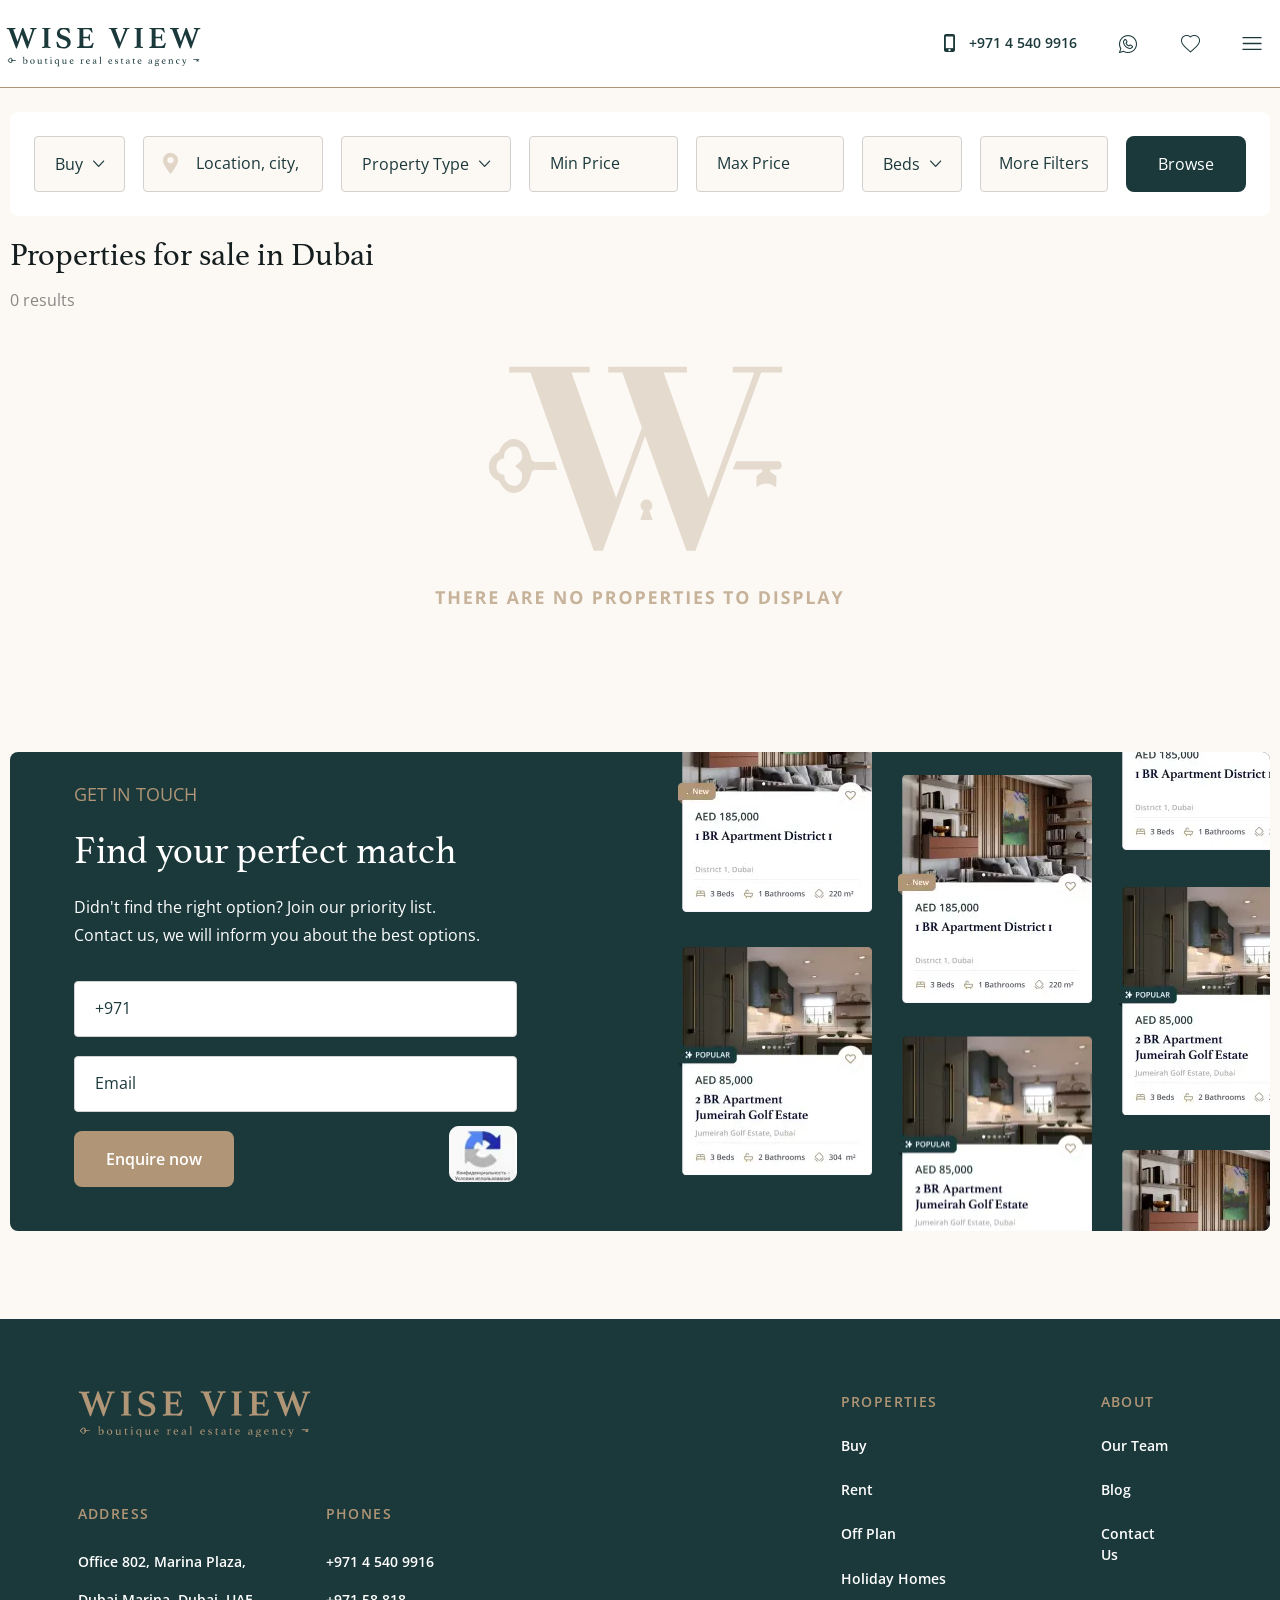
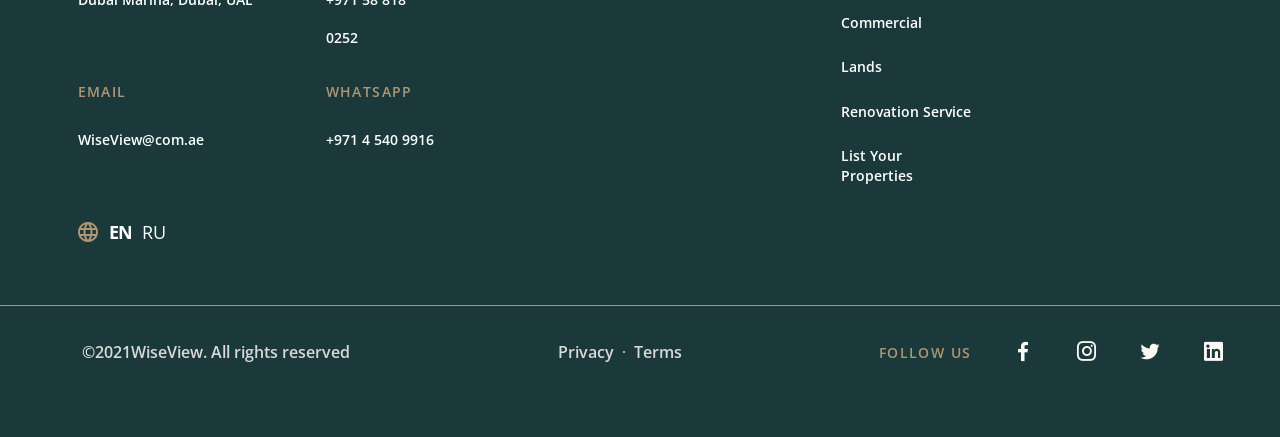
<file: empty.html>
<!doctype html>
<html lang="en">

<head>
	<title>Empty page</title>
	<meta charset="UTF-8" />
	<meta name="format-detection" content="telephone=no" />
	<!-- <style>body{opacity: 0;}</style> -->
	<link rel="stylesheet" href="css/style.min.css?_v=20260205180323" />
	<link rel="shortcut icon" href="favicon.ico" />
	<!-- <meta name="robots" content="noindex, nofollow"> -->
	<meta name="viewport" content="width=device-width, initial-scale=1.0" />
</head>

<body>
	<div class="wrapper">
		<header class="header" data-lp data-scroll="100">
			<div class="header__cnt-header">
				<a href="#" class="header__logo">
					<picture>
						<source srcset="img/mobile-logo.svg" media="(max-width: 991.98px)" />
						<source srcset="img/logo-desk.svg" media="(min-width: 991.99px)" />
						<img src="img/mobile-logo.svg" alt="Опис зображення" />
					</picture>
				</a>
				<div class="header__menu menu">
					<nav class="menu__mobile-top">
						<ul class="menu__list">
							<li class="menu__item">
								<a href="tel:+97145409916" class="menu__link menu__link--number">
									<i class="_icon-iphone"></i><span>+971 4 540 9916</span>
								</a>
							</li>
							<li class="menu__item">
								<a href="@" class="menu__link">
									<i class="_icon-what-sec"></i>
								</a>
							</li>
							<li class="menu__item">
								<a href="@" class="menu__link menu__link--fav">
									<i class="_icon-fav-sec"></i>
								</a>
							</li>
						</ul>
					</nav>
					<button type="button" class="menu__icon icon-menu">
						<img src="img/menu-desk.svg" alt="burger icon" />
					</button>
				</div>
				<nav class="menu__mobile">
					<div class="menu__top">
						<ul class="menu__lang">
							<li>
								<i class="_icon-lang"></i>
							</li>
							<li><a href="#" class="active">En</a></li>
							<li><a href="#">Ru</a></li>
						</ul>
						<button type="button" class="menu__icon-close icon-menu">
							<img src="img/menu-mob.svg" alt="menu icon" />
						</button>
					</div>
					<div class="menu__mob-body">
						<div class="menu__links">
							<div class="menu__prop">
								<h2 class="menu__ttl">PROPERTIES</h2>
								<ul>
									<li><a href="#">Buy</a></li>
									<li><a href="#">Rent</a></li>
									<li><a href="#">Off Plan</a></li>
									<li><a href="#">Holiday Homes</a></li>
									<li><a href="#">Commercial</a></li>
									<li><a href="#">Renovation Service</a></li>
									<li><a href="#">List Your Properties</a></li>
								</ul>
							</div>
							<div class="menu__prop">
								<h2 class="menu__ttl">ABOUT</h2>
								<ul>
									<li><a href="#">Our Team</a></li>
									<li><a href="#">Blog</a></li>
									<li><a href="#">Contact Us</a></li>
								</ul>
							</div>
						</div>
						<ul class="menu__about">
							<li class="menu__sub-item">
								<h2 class="menu__ttl">Address</h2>
								<ul>
									<li>
										<address>
											Office 802, Marina Plaza, Dubai Marina, Dubai,
											UAE
										</address>
									</li>
								</ul>
							</li>
							<li class="menu__sub-item">
								<h2 class="menu__ttl">Phones</h2>
								<ul>
									<li>
										<a href="tel:+97145409916">+971 4 540 9916</a>
									</li>
									<li>
										<a href="tel:+971588180252">+971 58 818 0252</a>
									</li>
								</ul>
							</li>
							<li class="menu__sub-item">
								<h2 class="menu__ttl">Email</h2>
								<ul>
									<li>
										<a href="mailto:WiseView@com.ae">WiseView@com.ae</a>
									</li>
								</ul>
							</li>
							<li class="menu__sub-item">
								<h2 class="menu__ttl">Whatsapp</h2>
								<ul>
									<li><a href="#">+971 4 540 9916</a></li>
								</ul>
							</li>
						</ul>
						<div class="menu__social">
							<h2 class="menu__ttl">Follow Us</h2>
							<ul>
								<li>
									<a href="#" target="_blank" class="_icon-facebook"></a>
								</li>
								<li>
									<a href="#" target="_blank" class="_icon-instagram"></a>
								</li>
								<li>
									<a href="#" target="_blank" class="_icon-twitter"></a>
								</li>
								<li>
									<a href="#" target="_blank" class="_icon-linkedin"></a>
								</li>
							</ul>
						</div>
					</div>
				</nav>
			</div>
		</header>

		<main class="empty">
			<section class="empty__filters filters">
				<div class="filters__cnt-f">
					<form action="#" method="post" class="filters__form form" data-one-select>
						<div class="form__line">
							<select name="typeBuild" data-class-modif="form" data-show-selected>
								<option value="Buy" selected>Buy</option>
								<option value="Rent">Rent</option>
							</select>
						</div>
						<div class="form__input">
							<i class="_icon-location"></i>
							<input autocomplete="off" type="text" name="location" placeholder="Location, city, community" class="input" />
						</div>
						<div class="form__line">
							<select name="propertyType" data-class-modif="form" data-show-selected>
								<option value="" selected>
									Property Type
								</option>
								<option value="Apartment">Apartment</option>
								<option value="Villa">Villa</option>
								<option value="Townhouse">Townhouse</option>
								<option value="Penthouse">Penthouse</option>
								<option value="Short Term">
									Short Term
								</option>
								<option value="Duplex">Duplex</option>
							</select>
						</div>
						<div class="form__line-pr">
							<div class="form__inp-wr">
								<input id="minPrice" autocomplete="off" type="text" name="minPrice" placeholder="Min Price" class="input" />
							</div>
						</div>
						<div class="form__line-pr">
							<div class="form__inp-wr">
								<input id="maxPrice" autocomplete="off" type="text" name="maxPrice" placeholder="Max Price" class="input" />
							</div>
						</div>
						<div class="form__line">
							<select name="beds" data-class-modif="form" data-show-selected>
								<option value="" selected>Beds</option>
								<option value="All">All</option>
								<option value="Studio">Studio</option>
								<option value="1">1</option>
								<option value="2">2</option>
								<option value="3">3</option>
								<option value="4">4</option>
								<option value="5">5</option>
								<option value="6+">6+</option>
							</select>
						</div>
						<div class="form__more">
							<button data-popup="#moreFilters" type="button" class="form__button">
								More Filters
							</button>
						</div>
						<div class="form__action">
							<button type="submit" class="form__btn btn">
								Browse
							</button>
						</div>
					</form>
					<div class="filters__result">
						<div class="filters__body-result">
							<h1 class="filters__ttl">
								Properties for sale in Dubai
							</h1>
							<p class="filters__value">
								<span>0</span> results
							</p>
						</div>
						<div class="filters__body-actions">
							<button data-popup="#mobFilters" type="button" class="filters__filter-btn">
								Filter
							</button>

						</div>
					</div>
					<!-- <ul class="buy__list list"></ul> -->
					<div class="list__empty">
						<img src="img/empty-logo.svg" alt="wise logo" />
					</div>
				</div>
			</section>
			<section class="empty__get-in get-in">
				<div class="get-in__cnt">
					<div class="get-in__wrapper">
						<div class="get-in__body">
							<h3>Get in touch</h3>
							<h2>Find your perfect match</h2>
							<div class="get-in__text">
								<p>
									Didn't find the right option? Join our
									priority list. Contact us, we will
									inform you about the best options.
								</p>
							</div>
							<form class="get-in__form" action="#" method="POST">
								<div class="get-in__line">
									<input type="tel" name="tel" placeholder="+971" class="input" />
								</div>
								<div class="get-in__line">
									<input type="email" name="email" placeholder="Email" class="input" />
								</div>
								<div class="get-in__action">
									<button type="submit" class="get-in__btn btn btn--gold">
										Enquire now
									</button>
									<div class="get-in__captch">
										<img src="img/captch.webp" alt="captch logo" />
									</div>
								</div>
							</form>
						</div>
						<ul class="get-in__gallery">
							<li class="get-in__item get-in__item--1">
								<img src="img/get-in/image_01.webp" alt="card picture" />
							</li>
							<li class="get-in__item get-in__item--2">
								<img src="img/get-in/image_02.webp" alt="card picture" />
							</li>
							<li class="get-in__item get-in__item--3">
								<img src="img/get-in/image_01.webp" alt="card picture" />
							</li>
							<li class="get-in__item get-in__item--4">
								<img src="img/get-in/image_02.webp" alt="card picture" />
							</li>
							<li class="get-in__item get-in__item--5">
								<img src="img/get-in/image_01.webp" alt="card picture" />
							</li>
							<li class="get-in__item get-in__item--6">
								<img src="img/get-in/image_02.webp" alt="card picture" />
							</li>
							<li class="get-in__item get-in__item--7">
								<img src="img/get-in/image_01.webp" alt="card picture" />
							</li>
						</ul>
					</div>
				</div>
			</section>
		</main>
		<footer class="footer">
			<div class="footer__cnt">
				<div class="footer__column">
					<a href="index.html" class="footer__logo"><img src="img/banner-logo.svg" alt="logo" /></a>
					<ul class="footer__about">
						<li class="footer__sub-item">
							<h2 class="footer__ttl">Address</h2>
							<ul>
								<li>
									<address>
										Office 802, Marina Plaza, Dubai Marina, Dubai,
										UAE
									</address>
								</li>
							</ul>
						</li>
						<li class="footer__sub-item">
							<h2 class="footer__ttl">Phones</h2>
							<ul>
								<li>
									<a href="tel:+97145409916">+971 4 540 9916</a>
								</li>
								<li>
									<a href="tel:+971588180252">+971 58 818 0252</a>
								</li>
							</ul>
						</li>
						<li class="footer__sub-item">
							<h2 class="footer__ttl">Email</h2>
							<ul>
								<li>
									<a href="mailto:WiseView@com.ae">WiseView@com.ae</a>
								</li>
							</ul>
						</li>
						<li class="footer__sub-item">
							<h2 class="footer__ttl">Whatsapp</h2>
							<ul>
								<li><a href="#">+971 4 540 9916</a></li>
							</ul>
						</li>
					</ul>
					<ul class="footer__lang" data-da=".footer__column,767.98,1">
						<li class="footer__lang-icon">
							<i>
								<img src="img/lang_icon.svg" alt="language icon">
							</i>
						</li>
						<li>
							<a href="#" class="active">EN</a>
						</li>
						<li>
							<a href="#">RU</a>
						</li>
					</ul>
				</div>
				<!-- data-da=".footer__column,767.98,1" -->
				<nav class="footer__menu" data-da=".footer__column,767.98,2">
					<div class="footer__prop">
						<h3 class="footer__ttl">PROPERTIES</h3>
						<ul>
							<li><a href="#">Buy</a></li>
							<li><a href="#">Rent</a></li>
							<li><a href="#">Off Plan</a></li>
							<li><a href="#">Holiday Homes</a></li>
							<li><a href="#">Commercial</a></li>
							<li><a href="#">Lands</a></li>
							<li><a href="#">Renovation Service</a></li>
							<li><a href="#">List Your Properties</a></li>
						</ul>
					</div>
					<div class="footer__prop">
						<h3 class="footer__ttl">ABOUT</h3>
						<ul>
							<li><a href="#">Our Team</a></li>
							<li><a href="#">Blog</a></li>
							<li><a href="#">Contact Us</a></li>
						</ul>
					</div>
				</nav>
			</div>
			<div class="footer__down">
				<div class="footer__container">
					<div class="footer__rights">
						&copy;2021WiseView. All rights reserved
					</div>
					<ul class="footer__terms">
						<li><a href="#" target="_blank">Privacy</a></li>
						<li><a href="#" target="_blank">Terms</a></li>
					</ul>
					<div class="footer__social">
						<h3 class="footer__ttl">Follow Us</h3>
						<ul>
							<li><a href="#" target="_blank" class="_icon-facebook"></a></li>
							<li>
								<a href="#" target="_blank" class="_icon-instagram"></a>
							</li>
							<li><a href="#" target="_blank" class="_icon-twitter"></a></li>
							<li><a href="#" target="_blank" class="_icon-linkedin"></a></li>
						</ul>
					</div>
				</div>
			</div>
		</footer>

	</div>
	<div id="mobFilters" aria-hidden="true" class="popup mob-filter">
		<div class="popup__wrapper">
			<div class="popup__content">
				<div class="popup__top">
					<h3 class="popup__ttl">Filter</h3>
					<button data-close type="button" class="popup__close"></button>
				</div>
				<form action="#" method="POST" class="popup__form">
					<div class="popup__actions">
						<div class="popup__line-location">
							<i class="_icon-location"></i>
							<input type="text" name="popLocation" required autocomplete="off" placeholder="Location, city, community" class="input" />
						</div>
						<button type="button" class="popup__button">
							<img src="img/icons/map.svg" alt="map icon" />
						</button>
						<button type="button" class="popup__button-alert">
							Create alert
							<i>
								<img src="img/icons/alert.svg" alt="alert icon" />
							</i>
						</button>
					</div>

					<!-- Listing Status -->
					<div class="popup__opt otp">
						<h4>Listing Status</h4>
						<ul class="opt__list">
							<li>
								<div class="opt__item">
									<input id="buy" class="opt__input" checked type="radio" value="Buy" name="listingStatus" />
									<label for="buy" class="opt__label">
										<span class="opt__icon"></span>
										<span class="opt__text">Buy</span>
									</label>
								</div>
							</li>
							<li>
								<div class="opt__item">
									<input id="rent" class="opt__input" type="radio" value="Rent" name="listingStatus" />
									<label for="rent" class="opt__label">
										<span class="opt__icon"></span>
										<span class="opt__text">Rent</span>
									</label>
								</div>
							</li>
						</ul>
					</div>
					<!-- Property type -->
					<div class="popup__line">
						<h4>Property type</h4>
						<ul class="popup__checkbox-list">
							<li>
								<div class="popup__checkbox checkbox">
									<input id="apartments" class="checkbox__input" type="checkbox" value="Apartments" name="propertyType" />
									<label for="apartments" class="checkbox__label">
										<span class="checkbox__icon"></span>
										<span class="checkbox__text">Apartments</span></label>
								</div>
							</li>
							<li>
								<div class="popup__checkbox checkbox">
									<input id="villa" class="checkbox__input" type="checkbox" value="Villa" name="propertyType" />
									<label for="villa" class="checkbox__label">
										<span class="checkbox__icon"></span><span class="checkbox__text">Villa</span></label>
								</div>
							</li>
							<li>
								<div class="popup__checkbox checkbox">
									<input id="townhouse" class="checkbox__input" type="checkbox" value="Townhouse" name="propertyType" />
									<label for="townhouse" class="checkbox__label"><span class="checkbox__icon"></span><span class="checkbox__text">Townhouse</span></label>
								</div>
							</li>
							<li>
								<div class="popup__checkbox checkbox">
									<input id="penthouse" class="checkbox__input" type="checkbox" value="Penthouse" name="propertyType" />
									<label for="penthouse" class="checkbox__label"><span class="checkbox__icon"></span><span class="checkbox__text">Penthouse</span></label>
								</div>
							</li>
							<li>
								<div class="popup__checkbox checkbox">
									<input id="shortTerm" class="checkbox__input" type="checkbox" value="Short Term" name="propertyType" />
									<label for="shortTerm" class="checkbox__label"><span class="checkbox__icon"></span><span class="checkbox__text">Short Term</span></label>
								</div>
							</li>
							<li>
								<div class="popup__checkbox checkbox">
									<input id="duplex" class="checkbox__input" type="checkbox" value="Duplex" name="propertyType" />
									<label for="duplex" class="checkbox__label"><span class="checkbox__icon"></span><span class="checkbox__text">Duplex</span></label>
								</div>
							</li>
						</ul>
					</div>
					<!-- Price Range -->
					<div class="popup__line">
						<h4>Price Range</h4>
						<ul class="popup__inp-list">
							<li>
								<div class="popup__input">
									<input id="minPrice" autocomplete="off" type="tel" name="Min Price" placeholder="Min Price" class="input" />
								</div>
							</li>
							<li>
								<div class="popup__input">
									<input id="maxPrice" autocomplete="off" type="tel" name="Max Price" placeholder="Max Price" class="input" />
								</div>
							</li>
						</ul>
					</div>
					<!-- bedrooms -->
					<div class="popup__opt opt">
						<h4>bedrooms</h4>
						<ul class="opt__list opt__list--row">
							<li>
								<div class="opt__item">
									<input id="bedrooms_1+" class="opt__input" type="radio" value="1+" name="bedrooms" />
									<label for="bedrooms_1+" class="opt__label"><span class="opt__icon"></span><span class="opt__text">1+</span></label>
								</div>
							</li>
							<li>
								<div class="opt__item">
									<input id="bedrooms_2+" class="opt__input" type="radio" value="2+" name="bedrooms" />
									<label for="bedrooms_2+" class="opt__label"><span class="opt__icon"></span><span class="opt__text">2+</span></label>
								</div>
							</li>
							<li>
								<div class="opt__item">
									<input id="bedrooms_3+" class="opt__input" type="radio" value="3+" name="bedrooms" />
									<label for="bedrooms_3+" class="opt__label"><span class="opt__icon"></span><span class="opt__text">3+</span></label>
								</div>
							</li>
							<li>
								<div class="opt__item">
									<input id="bedrooms_4+" class="opt__input" type="radio" value="4+" name="bedrooms" />
									<label for="bedrooms_4+" class="opt__label"><span class="opt__icon"></span><span class="opt__text">4+</span></label>
								</div>
							</li>
							<li>
								<div class="opt__item">
									<input id="bedrooms_5+" class="opt__input" type="radio" value="5+" name="bedrooms" />
									<label for="bedrooms_5+" class="opt__label"><span class="opt__icon"></span><span class="opt__text">5+</span></label>
								</div>
							</li>
						</ul>
					</div>
					<!-- bathrooms -->
					<div class="popup__opt opt">
						<h4>bathrooms</h4>
						<ul class="opt__list opt__list--row">
							<li>
								<div class="opt__item">
									<input id="bathrooms_1+" class="opt__input" type="radio" value="1+" name="bathrooms" />
									<label for="bathrooms_1+" class="opt__label">
										<span class="opt__icon"></span>
										<span class="opt__text">1+</span>
									</label>
								</div>
							</li>
							<li>
								<div class="opt__item">
									<input id="bathrooms_2+" class="opt__input" type="radio" value="2+" name="bathrooms" />
									<label for="bathrooms_2+" class="opt__label"><span class="opt__icon"></span><span class="opt__text">2+</span></label>
								</div>
							</li>
							<li>
								<div class="opt__item">
									<input id="bathrooms_3+" class="opt__input" type="radio" value="3+" name="bathrooms" />
									<label for="bathrooms_3+" class="opt__label"><span class="opt__icon"></span><span class="opt__text">3+</span></label>
								</div>
							</li>
							<li>
								<div class="opt__item">
									<input id="bathrooms_4+" class="opt__input" type="radio" value="4+" name="bathrooms" />
									<label for="bathrooms_4+" class="opt__label"><span class="opt__icon"></span><span class="opt__text">4+</span></label>
								</div>
							</li>
							<li>
								<div class="opt__item">
									<input id="bathrooms_5+" class="opt__input" type="radio" value="5+" name="bathrooms" />
									<label for="bathrooms_5+" class="opt__label"><span class="opt__icon"></span><span class="opt__text">5+</span></label>
								</div>
							</li>
						</ul>
					</div>
					<!-- Square feet -->
					<div class="popup__line">
						<h4>Square feet</h4>
						<ul class="popup__inp-list">
							<li>
								<div class="popup__input">
									<input id="minSquareFeet" autocomplete="off" type="tel" name="Square feet min" placeholder="Min" class="input" />
								</div>
							</li>
							<li>
								<div class="popup__input">
									<input id="maxSquareFeet" autocomplete="off" type="tel" name="Square feet max" placeholder="Max" class="input" />
								</div>
							</li>
						</ul>
					</div>
					<!-- year build -->
					<div class="popup__line">
						<h4>year build</h4>
						<ul class="popup__inp-list">
							<li>
								<div class="popup__input">
									<input id="minYear" autocomplete="off" type="tel" name="Min year" placeholder="2019" class="input" />
								</div>
							</li>
							<li>
								<div class="popup__input">
									<input id="maxYear" autocomplete="off" type="tel" name="Max year" placeholder="2022" class="input" />
								</div>
							</li>
						</ul>
					</div>
					<!-- Other features -->
					<div class="popup__line">
						<h4>Other features</h4>
						<ul class="popup__checkbox-list">
							<li>
								<div class="popup__checkbox checkbox">
									<input id="attic" class="checkbox__input" type="checkbox" value="Attic" name="Other features" />
									<label for="attic" class="checkbox__label">
										<span class="checkbox__icon"></span>
										<span class="checkbox__text">Attic</span></label>
								</div>
							</li>
							<li>
								<div class="popup__checkbox checkbox">
									<input id="basketballCourt" class="checkbox__input" type="checkbox" value="Basketball court" name="Other features" />
									<label for="basketballCourt" class="checkbox__label"><span class="checkbox__icon"></span><span class="checkbox__text">Basketball court</span></label>
								</div>
							</li>
							<li>
								<div class="popup__checkbox checkbox">
									<input id="airConditioning" class="checkbox__input" type="checkbox" value="Air Conditioning" name="Other features" />
									<label for="airConditioning" class="checkbox__label"><span class="checkbox__icon"></span><span class="checkbox__text">Air Conditioning</span></label>
								</div>
							</li>
							<li>
								<div class="popup__checkbox checkbox">
									<input id="lawn" class="checkbox__input" type="checkbox" value="Lawn" name="Other features" />
									<label for="lawn" class="checkbox__label"><span class="checkbox__icon"></span><span class="checkbox__text">Lawn</span></label>
								</div>
							</li>
							<li>
								<div class="popup__checkbox checkbox">
									<input id="TVCable" class="checkbox__input" type="checkbox" value="TV Cable" name="Other features" />
									<label for="TVCable" class="checkbox__label"><span class="checkbox__icon"></span><span class="checkbox__text">TV Cable</span></label>
								</div>
							</li>
							<li>
								<div class="popup__checkbox checkbox">
									<input id="dryer" class="checkbox__input" type="checkbox" value="Dryer" name="Other features" />
									<label for="dryer" class="checkbox__label"><span class="checkbox__icon"></span><span class="checkbox__text">Dryer</span></label>
								</div>
							</li>
							<li>
								<div class="popup__checkbox checkbox">
									<input id="lakeView" class="checkbox__input" type="checkbox" value="Lake view" name="Other features" />
									<label for="lakeView" class="checkbox__label"><span class="checkbox__icon"></span><span class="checkbox__text">Lake view</span></label>
								</div>
							</li>
							<li>
								<div class="popup__checkbox checkbox">
									<input id="frondYard" class="checkbox__input" type="checkbox" value="Frond yard" name="Other features" />
									<label for="frondYard" class="checkbox__label"><span class="checkbox__icon"></span><span class="checkbox__text">Frond yard</span></label>
								</div>
							</li>
						</ul>
					</div>
					<button type="submit" class="popup__btn btn">
						Apply Filters
					</button>
				</form>
			</div>
		</div>
	</div>

	<div id="moreFilters" aria-hidden="true" class="popup more-filters">
		<div class="popup__wrapper">
			<div class="popup__content">
				<div class="popup__top">
					<h3 class="popup__ttl">More Filters</h3>
					<button data-close type="button" class="popup__close"></button>
				</div>
				<form action="#" method="POST" class="popup__form">
					<!-- bathrooms -->
					<div class="popup__opt opt">
						<h4>bathrooms</h4>
						<ul class="opt__list opt__list--row">
							<li>
								<div class="opt__item">
									<input id="moreBathrooms_1+" class="opt__input" type="radio" value="1+" name="bathrooms" />
									<label for="moreBathrooms_1+" class="opt__label">
										<span class="opt__icon"></span>
										<span class="opt__text">1+</span>
									</label>
								</div>
							</li>
							<li>
								<div class="opt__item">
									<input id="moreBathrooms_2+" class="opt__input" type="radio" value="2+" name="bathrooms" />
									<label for="moreBathrooms_2+" class="opt__label"><span class="opt__icon"></span><span class="opt__text">2+</span></label>
								</div>
							</li>
							<li>
								<div class="opt__item">
									<input id="moreBathrooms_3+" class="opt__input" type="radio" value="3+" name="bathrooms" />
									<label for="moreBathrooms_3+" class="opt__label"><span class="opt__icon"></span><span class="opt__text">3+</span></label>
								</div>
							</li>
							<li>
								<div class="opt__item">
									<input id="moreBathrooms_4+" class="opt__input" type="radio" value="4+" name="bathrooms" />
									<label for="moreBathrooms_4+" class="opt__label"><span class="opt__icon"></span><span class="opt__text">4+</span></label>
								</div>
							</li>
							<li>
								<div class="opt__item">
									<input id="moreBathrooms_5+" class="opt__input" type="radio" value="5+" name="bathrooms" />
									<label for="moreBathrooms_5+" class="opt__label"><span class="opt__icon"></span><span class="opt__text">5+</span></label>
								</div>
							</li>
						</ul>
					</div>
					<!-- Square feet -->
					<div class="popup__line">
						<h4>Square feet</h4>
						<ul class="popup__inp-list">
							<li>
								<div class="popup__input">
									<input id="minSquareFeet" autocomplete="off" type="tel" name="Square feet min" placeholder="Min" class="input" />
								</div>
							</li>
							<li>
								<div class="popup__input">
									<input id="maxSquareFeet" autocomplete="off" type="tel" name="Square feet max" placeholder="Max" class="input" />
								</div>
							</li>
						</ul>
					</div>
					<!-- year build -->
					<div class="popup__line">
						<h4>year build</h4>
						<ul class="popup__inp-list">
							<li>
								<div class="popup__input">
									<input id="minYear" autocomplete="off" type="tel" name="Min year" placeholder="2019" class="input" />
								</div>
							</li>
							<li>
								<div class="popup__input">
									<input id="maxYear" autocomplete="off" type="tel" name="Max year" placeholder="2022" class="input" />
								</div>
							</li>
						</ul>
					</div>
					<!-- Other features -->
					<div class="popup__line">
						<h4>Other features</h4>
						<ul class="popup__checkbox-list popup__checkbox-list--row">
							<li>
								<div class="popup__checkbox checkbox">
									<input id="moreAttic" class="checkbox__input" type="checkbox" value="Attic" name="Other features" />
									<label for="moreAttic" class="checkbox__label">
										<span class="checkbox__icon"></span>
										<span class="checkbox__text">Attic</span></label>
								</div>
							</li>
							<li>
								<div class="popup__checkbox checkbox">
									<input id="moreBasketballCourt" class="checkbox__input" type="checkbox" value="Basketball court" name="Other features" />
									<label for="moreBasketballCourt" class="checkbox__label"><span class="checkbox__icon"></span><span class="checkbox__text">Basketball court</span></label>
								</div>
							</li>
							<li>
								<div class="popup__checkbox checkbox">
									<input id="moreAirConditioning" class="checkbox__input" type="checkbox" value="Air Conditioning" name="Other features" />
									<label for="moreAirConditioning" class="checkbox__label"><span class="checkbox__icon"></span><span class="checkbox__text">Air Conditioning</span></label>
								</div>
							</li>
							<li>
								<div class="popup__checkbox checkbox">
									<input id="moreLawn" class="checkbox__input" type="checkbox" value="Lawn" name="Other features" />
									<label for="moreLawn" class="checkbox__label"><span class="checkbox__icon"></span><span class="checkbox__text">Lawn</span></label>
								</div>
							</li>
							<li>
								<div class="popup__checkbox checkbox">
									<input id="moreTVCable" class="checkbox__input" type="checkbox" value="TV Cable" name="Other features" />
									<label for="moreTVCable" class="checkbox__label"><span class="checkbox__icon"></span><span class="checkbox__text">TV Cable</span></label>
								</div>
							</li>
							<li>
								<div class="popup__checkbox checkbox">
									<input id="moreDryer" class="checkbox__input" type="checkbox" value="Dryer" name="Other features" />
									<label for="moreDryer" class="checkbox__label"><span class="checkbox__icon"></span><span class="checkbox__text">Dryer</span></label>
								</div>
							</li>
							<li>
								<div class="popup__checkbox checkbox">
									<input id="moreLakeView" class="checkbox__input" type="checkbox" value="Lake view" name="Other features" />
									<label for="moreLakeView" class="checkbox__label"><span class="checkbox__icon"></span><span class="checkbox__text">Lake view</span></label>
								</div>
							</li>
							<li>
								<div class="popup__checkbox checkbox">
									<input id="moreFrondYard" class="checkbox__input" type="checkbox" value="Frond yard" name="Other features" />
									<label for="moreFrondYard" class="checkbox__label"><span class="checkbox__icon"></span><span class="checkbox__text">Frond yard</span></label>
								</div>
							</li>
						</ul>
					</div>
					<div class="popup__search">
						<div class="popup__input">
							<input autocomplete="off" type="text" name="search" autocomplete="off" placeholder="Search by reference number" class="input" />
						</div>
						<button type="button" class="popup__go btn">Go</button>
					</div>
					<button type="submit" class="popup__btn btn">
						Apply Filters
					</button>
				</form>
			</div>
		</div>
	</div>

	<div id="requestForm" aria-hidden="true" class="popup request-form">
		<div class="popup__wrapper">
			<div class="popup__content">
				<div class="popup__header">
					<h2>Get in touch</h2>
					<button data-close type="button" class="popup__close"></button>
				</div>

				<form action="#" class="popup__form">
					<div class="popup__line">
						<input id="username" autocomplete="off" type="text" name="username" placeholder="Name" class="input" />
					</div>
					<div class="popup__line">
						<input id="useremail" autocomplete="off" type="email" name="useremail" placeholder="Email " class="input" />
					</div>
					<div class="popup__line">
						<input id="userphone" autocomplete="off" type="tel" name="userphone" placeholder="Phone" class="input" />
					</div>
					<div class="popup__message">
						<textarea name="usermessage" id="usermessage" placeholder="Message" class="input"></textarea>
					</div>
					<button type="button" class="popup__btn btn">
						Send request
					</button>
				</form>
			</div>
		</div>
	</div>

	<div id="estimated" aria-hidden="true" class="popup estimated">
		<div class="popup__wrapper">
			<div class="popup__content">
				<div class="popup__header">
					<h2>Estimated payment breakdown</h2>
					<button data-close type="button" class="popup__close"></button>
				</div>

				<div class="popup__body">
					<div class="popup__type-payment">
						<h3>Type of payment:</h3>
						<div class="prop__options">
							<div class="prop__item">
								<input id="cash" class="prop__input" checked type="radio" value="cash" name="typePayment" />
								<label for="cash" class="prop__label">Cash</label>
							</div>
							<div class="prop__item">
								<input id="mortgage" class="prop__input" type="radio" value="mortgage" name="typePayment" />
								<label for="mortgage" class="prop__label">Mortgage</label>
							</div>
						</div>
					</div>
					<div class="popup__table">
						<div class="popup__table-line">
							<div class="popup__left-line">
								<p>Purchase price:</p>
							</div>
							<div class="popup__left-right">AED 36,600,000</div>
						</div>
						<div class="popup__table-line">
							<div class="popup__left-line">
								<p>Dubai Land Department Fee</p>
								<span>(4% of the purchase price): </span>
							</div>
							<div class="popup__left-right">AED 1,464,580</div>
						</div>
						<div class="popup__table-line">
							<div class="popup__left-line">
								<p>Real estate agency fee</p>
								<span>(2% of the purchase price + 5% VAT</span>
							</div>
							<div class="popup__left-right">AED 764,580</div>
						</div>
						<div class="popup__table-line">
							<div class="popup__left-line">
								<p>Registration trustee fee:</p>
							</div>
							<div class="popup__left-right">AED 8,000</div>
						</div>
						<div class="popup__table-line">
							<div class="popup__left-line">
								<p>Conveyancer Services:</p>
							</div>
							<div class="popup__left-right">AED 8,000</div>
						</div>
						<div class="popup__table-total">
							<div class="popup__left-line">
								<p>Total estimated cost:</p>
							</div>
							<div class="popup__total-right">AED 38,845,380</div>
						</div>
					</div>
					<div class="popup__addition">
						ℹ️ In addition to the amount required upfront, a 10%
						refundable deposit payable by personal cheque may be
						required by the seller and the real estate agent to secure
						the property until it is successfully transferred.
					</div>
					<div class="popup__property">
						Property Finder makes no warranties or representations
						regarding the estimated costs; this data is provided for
						general information purposes only.
					</div>
				</div>
			</div>
		</div>
	</div>

	<div id="loanAmount" aria-hidden="true" class="popup loan-amount">
		<div class="popup__wrapper">
			<div class="popup__content">
				<form action="#" class="popup__amount-form amount-form">
					<div class="amount-form__left">
						<div class="amount-form__line">
							<p class="amount-form__label">Loan Amount (AED):</p>
							<div class="amount-form__before-label"></div>
							<label class="custom-range-slider range">
								<input type="range" max="50000000" min="300" value="0" />
							</label>
							<div class="amount-form__down">
								<div class="amount-form__min">300.000 AED</div>
								<div class="amount-form__max">50.000.000 AED</div>
							</div>
						</div>
						<div class="amount-form__line">
							<p class="amount-form__label">Down Payment (AED)</p>
							<div class="amount-form__label"></div>
							<div class="amount-form__before-label">
								<p class="amount-form__percent">25%</p>
							</div>
							<label class="custom-range-slider range">
								<input type="range" max="50000000" min="300" value="0" />
							</label>
							<div class="amount-form__down">
								<div class="amount-form__min">300.000 AED</div>
								<div class="amount-form__max">50.000.000 AED</div>
							</div>
						</div>
						<div class="amount-form__line">
							<p class="amount-form__label">Loan Period (Years)</p>
							<div class="amount-form__before-label"></div>
							<label class="custom-range-slider range">
								<input type="range" max="20" min="3" value="0" />
							</label>
							<div class="amount-form__down">
								<div class="amount-form__min">3 years</div>
								<div class="amount-form__max">20 years</div>
							</div>
						</div>
						<div class="amount-form__line">
							<p class="amount-form__label">Loan Period (Years)</p>
							<div class="amount-form__before-label"></div>
							<label class="custom-range-slider range">
								<input type="range" max="15" min="2" value="0" />
							</label>
							<div class="amount-form__down">
								<div class="amount-form__min">2%</div>
								<div class="amount-form__max">15%</div>
							</div>
						</div>
					</div>
					<div class="amount-form__right">
						<div class="amount-form__payment">
							<h2>Monthly Payment:</h2>
							<h3>11,362.13 AED</h3>
						</div>
						<div class="amount-form__table">
							<div class="amount-form__total">
								<p>Total Loan Amount:</p>
								<span>1,875,000.00 AED</span>
							</div>
							<div class="amount-form__total">
								<p>Interest:</p>
								<span>4%</span>
							</div>
							<div class="amount-form__total">
								<p>Loan Period:</p>
								<span>20 years</span>
							</div>
						</div>
						<button type="submit" class="amount-form__button">
							Send Application
						</button>
					</div>
				</form>
			</div>
		</div>
	</div>

	<div id="priceTrends" aria-hidden="true" class="popup price-trends">
		<div class="popup__wrapper">
			<div class="popup__content">
				<h2 class="popup__price-trends">Price trends</h2>
				<p class="popup__bedroom-amount">3 bedrooms apartments sold in Mansion 1 and Palm Jumeirah</p>
				<div class="prop__options">
					<div class="prop__item">
						<input id="1Y" class="prop__input" checked type="radio" value="1Y" name="trends" />
						<label for="1Y" class="prop__label">1Y</label>
					</div>
					<div class="prop__item">
						<input id="2Y" class="prop__input" type="radio" value="2Y" name="trends" />
						<label for="2Y" class="prop__label">2Y</label>
					</div>
					<div class="prop__item">
						<input id="5Y" class="prop__input" type="radio" value="5Y" name="trends" />
						<label for="5Y" class="prop__label">5Y</label>
					</div>
				</div>
				<ul class="popup__values-trends">
					<li class="popup__v-line"><span></span> Mansion 1</li>
					<li class="popup__v-doth"><span></span> Palm Jumeirah</li>
				</ul>
				<div class="popup__trends">
					<img src="img/trends/image_01.svg" alt="trends" />
				</div>
				<ul class="popup__month">
					<li>Mar 24</li>
					<li>May 24</li>
					<li>jul 24</li>
					<li>sep 24</li>
					<li>nov 24</li>
					<li>jan 24</li>
				</ul>
				<ul class="popup__property">
					<li class="popup__property-item">
						<p class="popup__property-text">
							<span>This property costs 215% more</span> than the average price of
							3 bedroom in Palm Jumeirah
						</p>
						<p class="popup__property-date">Average Sale Price is 11,620,392 AED</p>
					</li>
					<li class="popup__property-item">
						<p class="popup__property-text">
							<span>This property is 96% bigger</span> than the average size of 3 bedroom in Palm Jumeirah
						</p>
						<p class="popup__property-date">Average size is 3,125 sqft</p>
					</li>
				</ul>
				<p class="popup__data-displayed">
					The data displayed is based on average prices and sizes of all listings that were live on Property Finder in Palm Jumeirah.
				</p>
			</div>
		</div>
	</div>
	<script src="js/app.min.js?_v=20260205180323"></script>
</body>

</html>
</file>
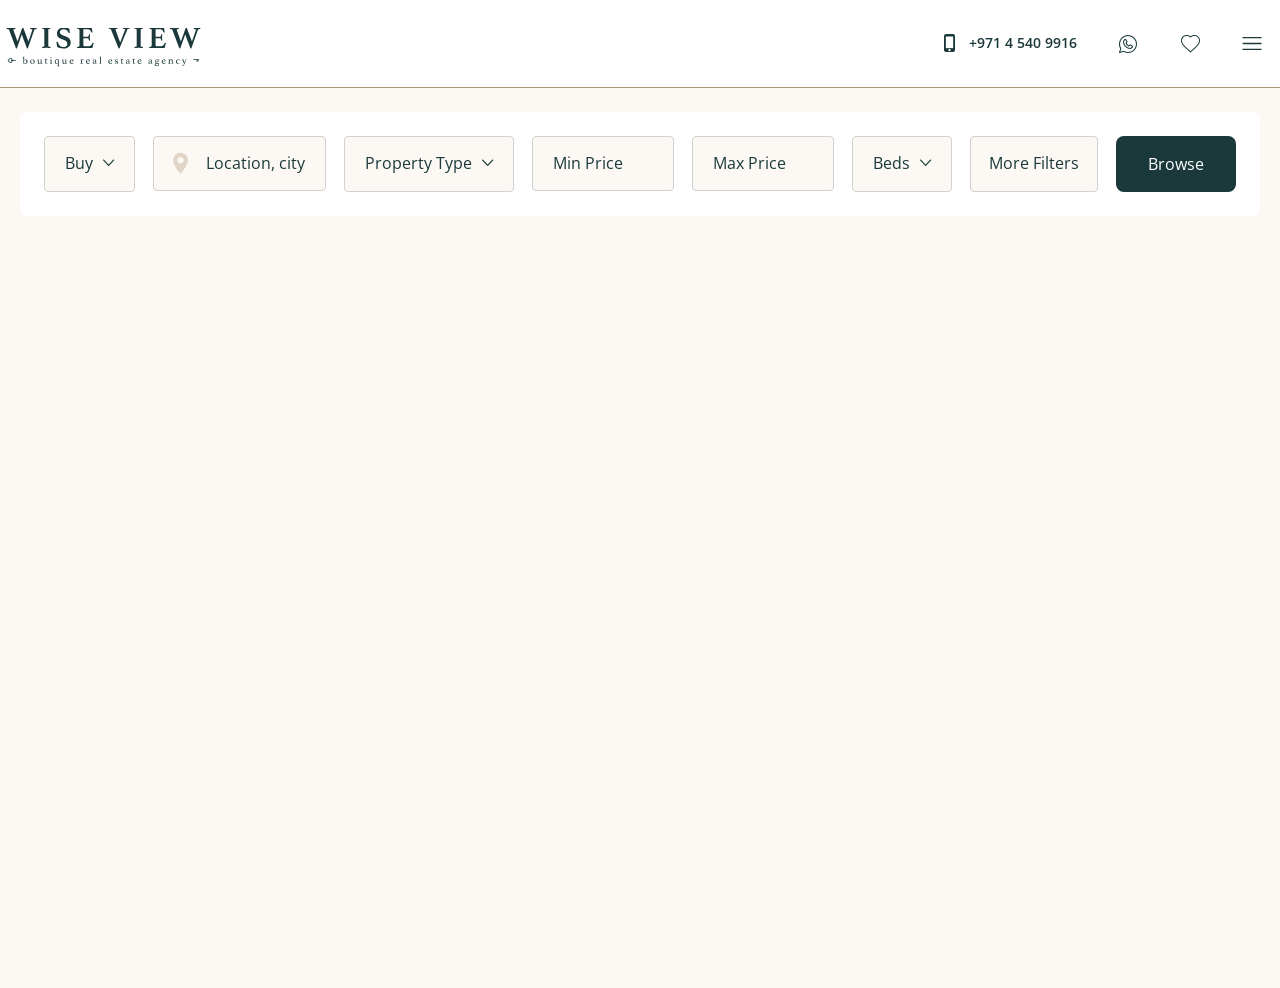
<file: map.html>
<!doctype html>
<html lang="en">

<head>
	<meta charset="UTF-8" />
	<title>Map view</title>
	<meta name="viewport" content="width=device-width, initial-scale=1.0" />
	<link rel="stylesheet" href="css/style.min.css?_v=20260205180323" />
	<link href="https://api.mapbox.com/mapbox-gl-js/v2.15.0/mapbox-gl.css?_v=20260205180323" rel="stylesheet" />
	<script src="https://api.mapbox.com/mapbox-gl-js/v2.15.0/mapbox-gl.js?_v=20260205180323"></script>
</head>

<body>
	<div class="wrapper map-view">
		<header class="header" data-lp data-scroll="100">
			<div class="header__cnt-header">
				<a href="#" class="header__logo">
					<picture>
						<source srcset="img/mobile-logo.svg" media="(max-width: 991.98px)" />
						<source srcset="img/logo-desk.svg" media="(min-width: 991.99px)" />
						<img src="img/mobile-logo.svg" alt="Опис зображення" />
					</picture>
				</a>
				<div class="header__menu menu">
					<nav class="menu__mobile-top">
						<ul class="menu__list">
							<li class="menu__item">
								<a href="tel:+97145409916" class="menu__link menu__link--number">
									<i class="_icon-iphone"></i><span>+971 4 540 9916</span>
								</a>
							</li>
							<li class="menu__item">
								<a href="@" class="menu__link">
									<i class="_icon-what-sec"></i>
								</a>
							</li>
							<li class="menu__item">
								<a href="@" class="menu__link menu__link--fav">
									<i class="_icon-fav-sec"></i>
								</a>
							</li>
						</ul>
					</nav>
					<button type="button" class="menu__icon icon-menu">
						<img src="img/menu-desk.svg" alt="burger icon" />
					</button>
				</div>
				<nav class="menu__mobile">
					<div class="menu__top">
						<ul class="menu__lang">
							<li>
								<i class="_icon-lang"></i>
							</li>
							<li><a href="#" class="active">En</a></li>
							<li><a href="#">Ru</a></li>
						</ul>
						<button type="button" class="menu__icon-close icon-menu">
							<img src="img/menu-mob.svg" alt="menu icon" />
						</button>
					</div>
					<div class="menu__mob-body">
						<div class="menu__links">
							<div class="menu__prop">
								<h2 class="menu__ttl">PROPERTIES</h2>
								<ul>
									<li><a href="#">Buy</a></li>
									<li><a href="#">Rent</a></li>
									<li><a href="#">Off Plan</a></li>
									<li><a href="#">Holiday Homes</a></li>
									<li><a href="#">Commercial</a></li>
									<li>
										<a href="#">Renovation Service</a>
									</li>
									<li>
										<a href="#">List Your Properties</a>
									</li>
								</ul>
							</div>
							<div class="menu__prop">
								<h2 class="menu__ttl">ABOUT</h2>
								<ul>
									<li><a href="#">Our Team</a></li>
									<li><a href="#">Blog</a></li>
									<li><a href="#">Contact Us</a></li>
								</ul>
							</div>
						</div>
						<ul class="menu__about">
							<li class="menu__sub-item">
								<h2 class="menu__ttl">Address</h2>
								<ul>
									<li>
										<address>
											Office 802, Marina Plaza, Dubai
											Marina, Dubai, UAE
										</address>
									</li>
								</ul>
							</li>
							<li class="menu__sub-item">
								<h2 class="menu__ttl">Phones</h2>
								<ul>
									<li>
										<a href="tel:+97145409916">+971 4 540 9916</a>
									</li>
									<li>
										<a href="tel:+971588180252">+971 58 818 0252</a>
									</li>
								</ul>
							</li>
							<li class="menu__sub-item">
								<h2 class="menu__ttl">Email</h2>
								<ul>
									<li>
										<a href="mailto:WiseView@com.ae">WiseView@com.ae</a>
									</li>
								</ul>
							</li>
							<li class="menu__sub-item">
								<h2 class="menu__ttl">Whatsapp</h2>
								<ul>
									<li><a href="#">+971 4 540 9916</a></li>
								</ul>
							</li>
						</ul>
						<div class="menu__social">
							<h2 class="menu__ttl">Follow Us</h2>
							<ul>
								<li>
									<a href="#" target="_blank" class="_icon-facebook"></a>
								</li>
								<li>
									<a href="#" target="_blank" class="_icon-instagram"></a>
								</li>
								<li>
									<a href="#" target="_blank" class="_icon-twitter"></a>
								</li>
								<li>
									<a href="#" target="_blank" class="_icon-linkedin"></a>
								</li>
							</ul>
						</div>
					</div>
				</nav>
			</div>
		</header>

		<main class="map" id="map">
			<h1 class="hidden">Map view</h1>
			<section class="map__filters filters">
				<div class="filters__cnt-f">
					<form action="#" method="post" class="filters__form form" data-one-select>
						<div class="form__line">
							<select name="typeBuild" data-class-modif="form" data-show-selected>
								<option value="Buy" selected>Buy</option>
								<option value="Rent">Rent</option>
							</select>
						</div>
						<div class="form__input">
							<i class="_icon-location"></i>
							<input autocomplete="off" type="text" name="location" placeholder="Location, city, community" class="input" />
						</div>
						<div class="form__line">
							<select name="propertyType" data-class-modif="form" data-show-selected>
								<option value="" selected>
									Property Type
								</option>
								<option value="Apartment">Apartment</option>
								<option value="Villa">Villa</option>
								<option value="Townhouse">Townhouse</option>
								<option value="Penthouse">Penthouse</option>
								<option value="Short Term">
									Short Term
								</option>
								<option value="Duplex">Duplex</option>
							</select>
						</div>
						<div class="form__line-pr">
							<div class="form__inp-wr">
								<input id="minPrice" autocomplete="off" type="text" name="minPrice" placeholder="Min Price" class="input" />
							</div>
						</div>
						<div class="form__line-pr">
							<div class="form__inp-wr">
								<input id="maxPrice" autocomplete="off" type="text" name="maxPrice" placeholder="Max Price" class="input" />
							</div>
						</div>
						<div class="form__line">
							<select name="beds" data-class-modif="form" data-show-selected>
								<option value="" selected>Beds</option>
								<option value="All">All</option>
								<option value="Studio">Studio</option>
								<option value="1">1</option>
								<option value="2">2</option>
								<option value="3">3</option>
								<option value="4">4</option>
								<option value="5">5</option>
								<option value="6+">6+</option>
							</select>
						</div>
						<div class="form__more">
							<button data-popup="#moreFilters" type="button" class="form__button">
								More Filters
							</button>
						</div>
						<div class="form__action">
							<button type="submit" class="form__btn btn">
								Browse
							</button>
						</div>
					</form>
					<div class="filters__result">
						<div class="filters__body-actions">
							<button data-popup="#mobFilters" type="button" class="filters__filter-btn">
								Filter
							</button>
							<select name="sortFilter" data-class-modif="most-recent" data-show-selected>
								<option value="Most Recent" selected>
									Most Recent
								</option>
								<option value="Highest Price">
									Highest Price
								</option>
								<option value="Lowest Price">
									Lowest Price
								</option>
							</select>
						</div>
					</div>
				</div>
			</section>
			<div class="map__container"></div>
		</main>
	</div>
	<script src="js/app.min.js?_v=20260205180323"></script>
</body>

</html>
</file>
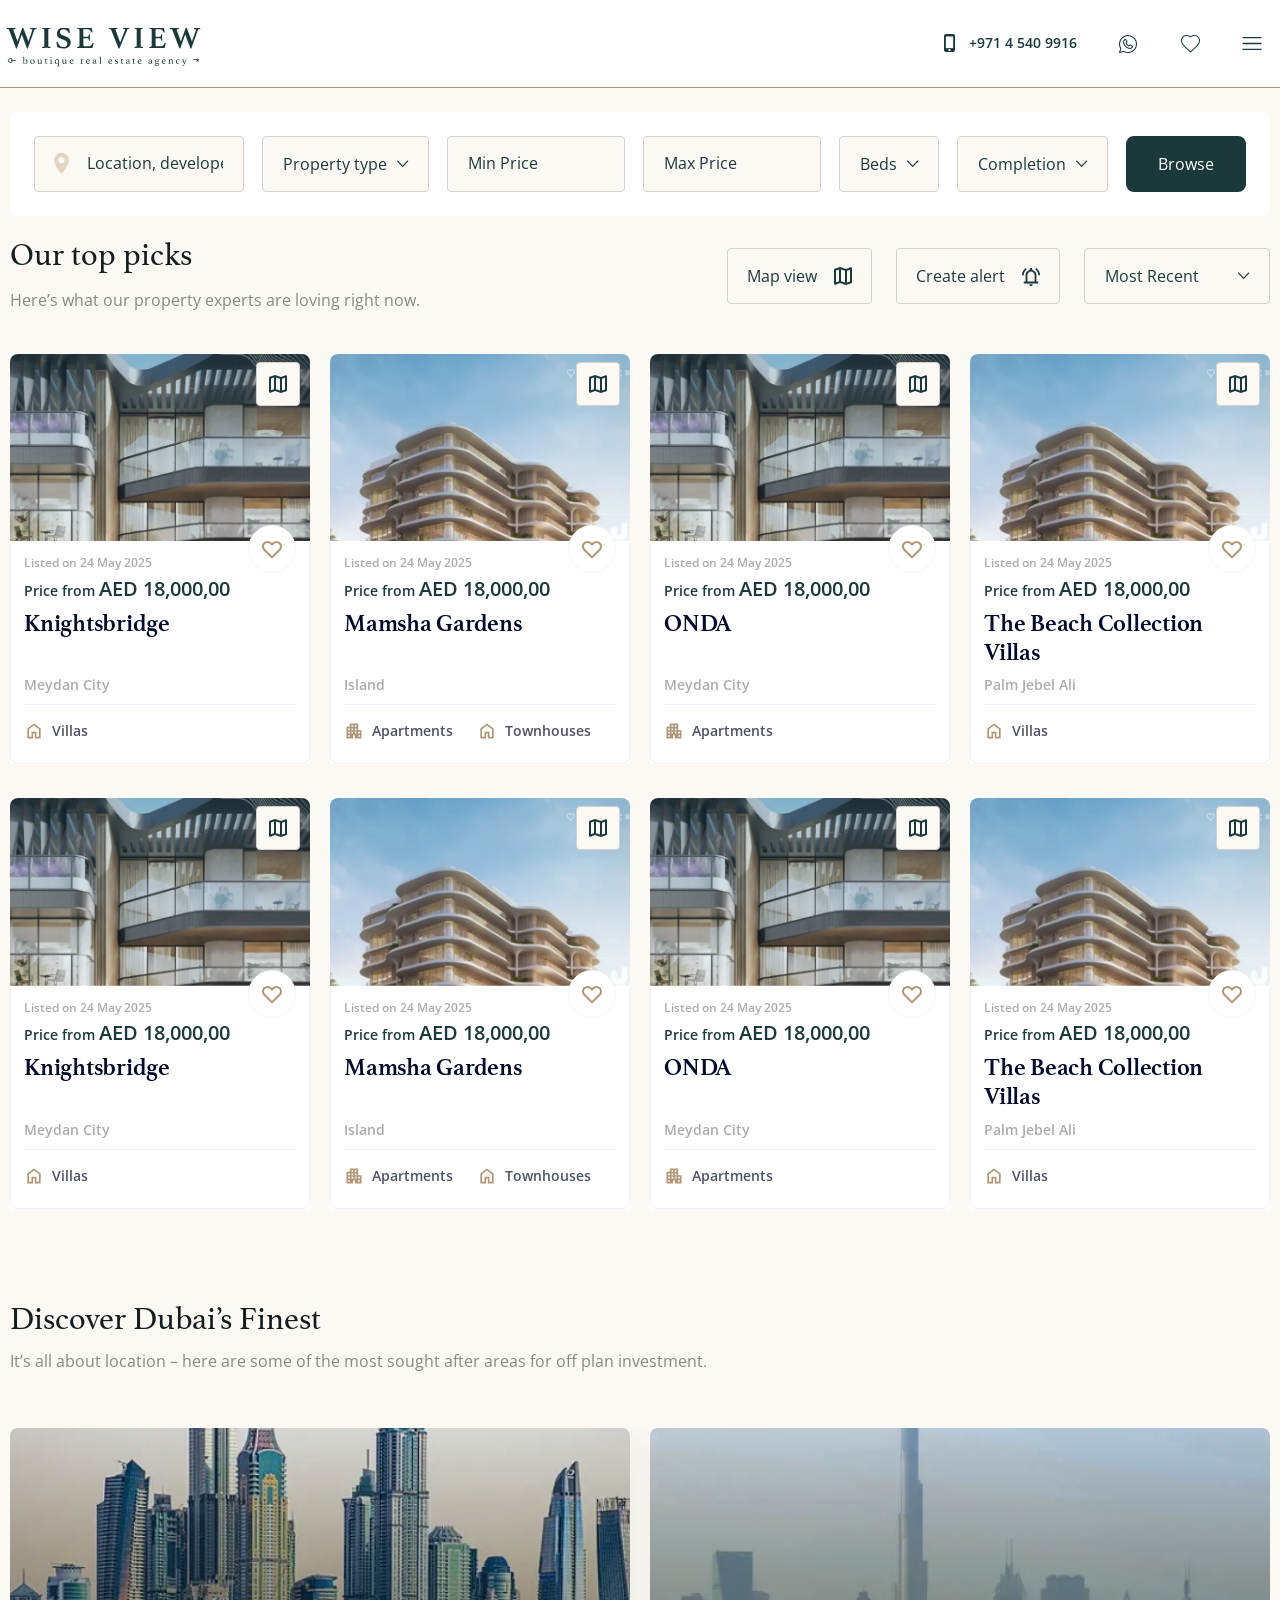
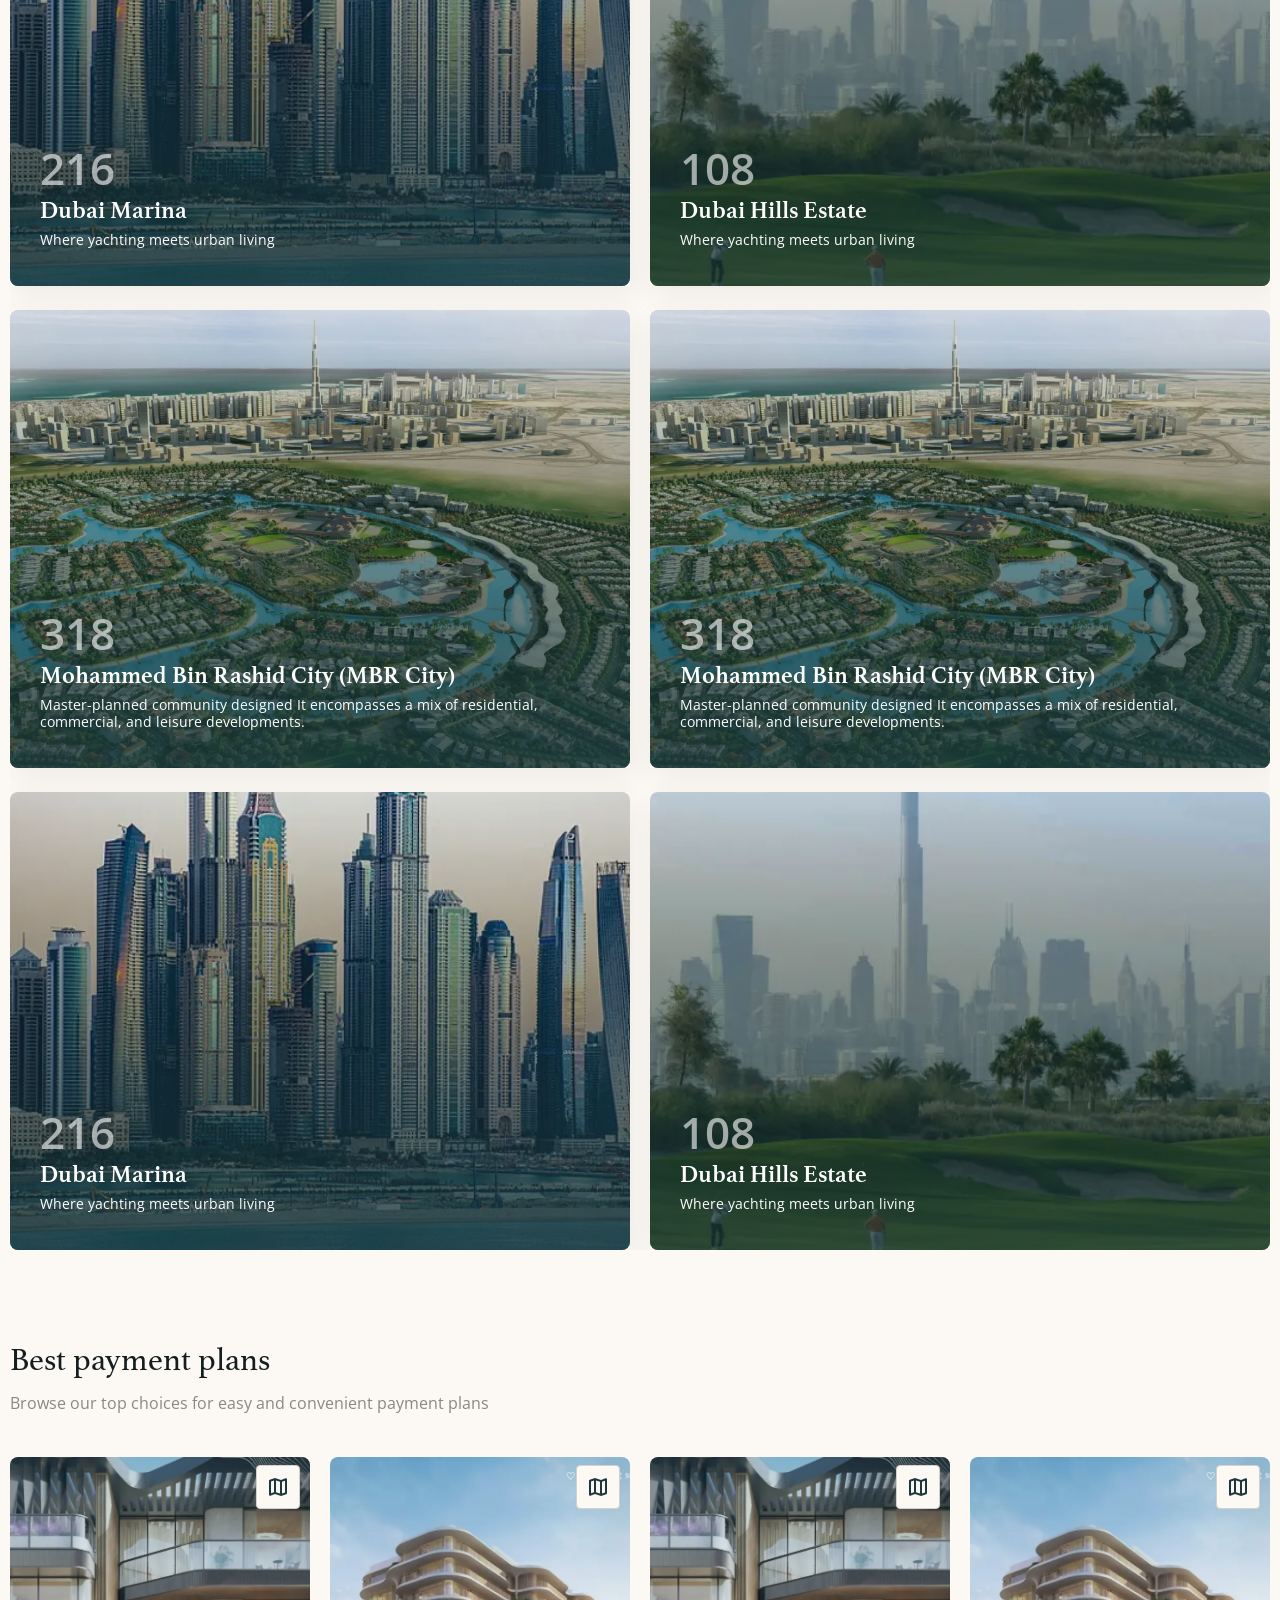
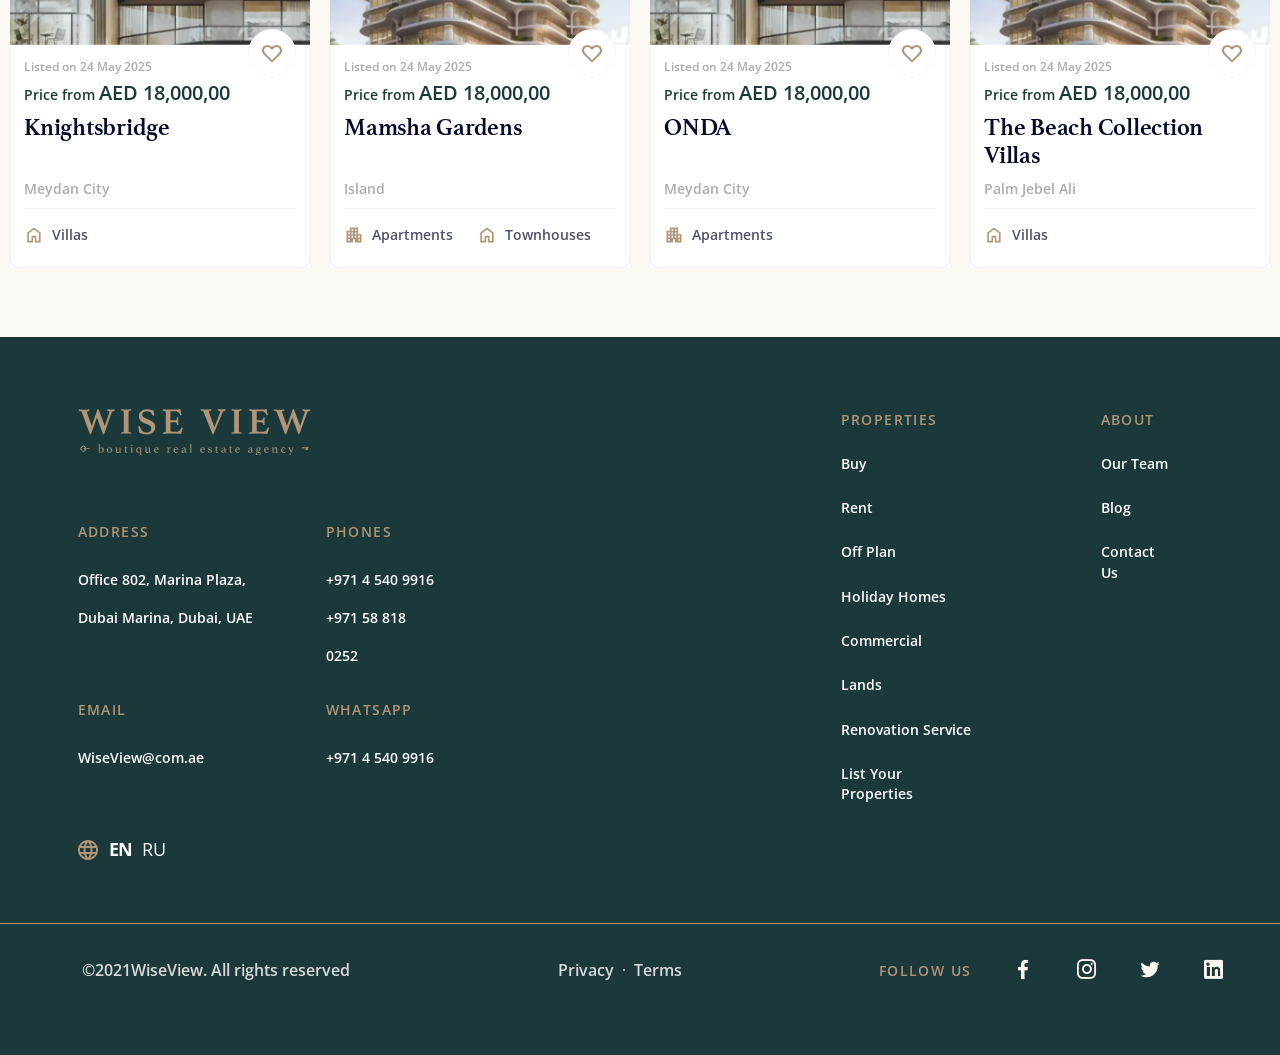
<file: off-plan.html>
<!doctype html>
<html lang="en">

<head>
	<title>Off plan</title>
	<meta charset="UTF-8" />
	<meta name="format-detection" content="telephone=no" />
	<!-- <style>body{opacity: 0;}</style> -->
	<link rel="stylesheet" href="css/style.min.css?_v=20260205180323" />
	<link rel="shortcut icon" href="favicon.ico" />
	<!-- <meta name="robots" content="noindex, nofollow"> -->
	<meta name="viewport" content="width=device-width, initial-scale=1.0" />
</head>

<body>
	<div class="wrapper">
		<header class="header" data-lp data-scroll="100">
			<div class="header__cnt-header">
				<a href="#" class="header__logo">
					<picture>
						<source srcset="img/mobile-logo.svg" media="(max-width: 991.98px)" />
						<source srcset="img/logo-desk.svg" media="(min-width: 991.99px)" />
						<img src="img/mobile-logo.svg" alt="Опис зображення" />
					</picture>
				</a>
				<div class="header__menu menu">
					<nav class="menu__mobile-top">
						<ul class="menu__list">
							<li class="menu__item">
								<a href="tel:+97145409916" class="menu__link menu__link--number">
									<i class="_icon-iphone"></i><span>+971 4 540 9916</span>
								</a>
							</li>
							<li class="menu__item">
								<a href="@" class="menu__link">
									<i class="_icon-what-sec"></i>
								</a>
							</li>
							<li class="menu__item">
								<a href="@" class="menu__link menu__link--fav">
									<i class="_icon-fav-sec"></i>
								</a>
							</li>
						</ul>
					</nav>
					<button type="button" class="menu__icon icon-menu">
						<img src="img/menu-desk.svg" alt="burger icon" />
					</button>
				</div>
				<nav class="menu__mobile">
					<div class="menu__top">
						<ul class="menu__lang">
							<li>
								<i class="_icon-lang"></i>
							</li>
							<li><a href="#" class="active">En</a></li>
							<li><a href="#">Ru</a></li>
						</ul>
						<button type="button" class="menu__icon-close icon-menu">
							<img src="img/menu-mob.svg" alt="menu icon" />
						</button>
					</div>
					<div class="menu__mob-body">
						<div class="menu__links">
							<div class="menu__prop">
								<h2 class="menu__ttl">PROPERTIES</h2>
								<ul>
									<li><a href="#">Buy</a></li>
									<li><a href="#">Rent</a></li>
									<li><a href="#">Off Plan</a></li>
									<li><a href="#">Holiday Homes</a></li>
									<li><a href="#">Commercial</a></li>
									<li><a href="#">Renovation Service</a></li>
									<li><a href="#">List Your Properties</a></li>
								</ul>
							</div>
							<div class="menu__prop">
								<h2 class="menu__ttl">ABOUT</h2>
								<ul>
									<li><a href="#">Our Team</a></li>
									<li><a href="#">Blog</a></li>
									<li><a href="#">Contact Us</a></li>
								</ul>
							</div>
						</div>
						<ul class="menu__about">
							<li class="menu__sub-item">
								<h2 class="menu__ttl">Address</h2>
								<ul>
									<li>
										<address>
											Office 802, Marina Plaza, Dubai Marina, Dubai,
											UAE
										</address>
									</li>
								</ul>
							</li>
							<li class="menu__sub-item">
								<h2 class="menu__ttl">Phones</h2>
								<ul>
									<li>
										<a href="tel:+97145409916">+971 4 540 9916</a>
									</li>
									<li>
										<a href="tel:+971588180252">+971 58 818 0252</a>
									</li>
								</ul>
							</li>
							<li class="menu__sub-item">
								<h2 class="menu__ttl">Email</h2>
								<ul>
									<li>
										<a href="mailto:WiseView@com.ae">WiseView@com.ae</a>
									</li>
								</ul>
							</li>
							<li class="menu__sub-item">
								<h2 class="menu__ttl">Whatsapp</h2>
								<ul>
									<li><a href="#">+971 4 540 9916</a></li>
								</ul>
							</li>
						</ul>
						<div class="menu__social">
							<h2 class="menu__ttl">Follow Us</h2>
							<ul>
								<li>
									<a href="#" target="_blank" class="_icon-facebook"></a>
								</li>
								<li>
									<a href="#" target="_blank" class="_icon-instagram"></a>
								</li>
								<li>
									<a href="#" target="_blank" class="_icon-twitter"></a>
								</li>
								<li>
									<a href="#" target="_blank" class="_icon-linkedin"></a>
								</li>
							</ul>
						</div>
					</div>
				</nav>
			</div>
		</header>

		<main class="off-plan">
			<section class="off-plan__filters filters">
				<div class="filters__cnt-f">
					<form action="#" method="post" class="filters__form form" data-one-select>
						<div class="form__input">
							<i class="_icon-location"></i>
							<input autocomplete="off" type="text" name="location" placeholder="Location, developer or project" class="input" />
						</div>
						<div class="form__line">
							<select name="propertyType" data-class-modif="form" data-show-selected>
								<option value="" selected>
									Property type
								</option>
								<option value="Apartment">Apartment</option>
								<option value="Villa">Villa</option>
								<option value="Townhouse">Townhouse</option>
								<option value="Penthouse">Penthouse</option>
								<option value="Short Term">
									Short Term
								</option>
								<option value="Duplex">Duplex</option>
							</select>
						</div>
						<div class="form__line-pr">
							<div class="form__inp-wr">
								<input id="minPrice" autocomplete="off" type="text" name="minPrice" placeholder="Min Price" class="input" />
							</div>
						</div>
						<div class="form__line-pr">
							<div class="form__inp-wr">
								<input id="maxPrice" autocomplete="off" type="text" name="maxPrice" placeholder="Max Price" class="input" />
							</div>
						</div>
						<div class="form__line">
							<select name="beds" data-class-modif="form" data-show-selected>
								<option value="" selected>Beds</option>
								<option value="All">All</option>
								<option value="Studio">Studio</option>
								<option value="1">1</option>
								<option value="2">2</option>
								<option value="3">3</option>
								<option value="4">4</option>
								<option value="5">5</option>
								<option value="6+">6+</option>
							</select>
						</div>
						<div class="form__line">
							<select name="beds" data-class-modif="form" data-show-selected>
								<option value="Completion" selected>Completion</option>
								<option value="Completion_1">Completion 1</option>
								<option value="Completion_2">Completion 2</option>
								<option value="Completion_3">Completion 3</option>
							</select>
						</div>
						<div class="form__action">
							<button type="submit" class="form__btn btn">
								Browse
							</button>
						</div>
					</form>
					<div class="filters__result">
						<div class="filters__body-result">
							<h1 class="filters__ttl">Our top picks</h1>
							<p class="filters__value">
								Here’s what our property experts are loving
								right now.
							</p>
						</div>
						<div class="filters__body-actions">
							<button data-popup="#mobFilters" type="button" class="filters__filter-btn">
								Filter
							</button>
							<button type="button" class="filters__btn">
								Map view
								<i>
									<img src="img/icons/map.svg" alt="icon map" />
								</i>
							</button>
							<button type="button" class="filters__btn">
								Create alert
								<i>
									<img src="img/icons/alert.svg" alt="icon map" />
								</i>
							</button>
							<select name="sortFilter" data-class-modif="most-recent" data-show-selected>
								<option value="Most Recent" selected>
									Most Recent
								</option>
								<option value="Highest Price">
									Highest Price
								</option>
								<option value="Lowest Price">
									Lowest Price
								</option>
							</select>
						</div>
					</div>
				</div>
			</section>
			<section class="off-plan__main">
				<div class="buy__cnt">
					<ul class="buy__list list">
						<li>
							<article class="card">
								<div class="card__gallery">
									<a href="#" target="_blank" class="card__image">
										<img src="img/cards/image_01.webp" alt="image" />
									</a>
									<button type="button" class="card__map">
										<i>
											<img src="img/icons/map.svg" alt="map icon" />
										</i>
									</button>
									<button type="button" class="card__favorite">
										<svg xmlns="http://www.w3.org/2000/svg" width="24" height="24" viewBox="0 0 24 24" fill="none">
											<rect width="24" height="24" fill="white" />
											<path d="M4.31804 6.31804C3.90017 6.7359 3.5687 7.23198 3.34255 7.77795C3.1164 8.32392 3 8.90909 3 9.50004C3 10.091 3.1164 10.6762 3.34255 11.2221C3.5687 11.7681 3.90017 12.2642 4.31804 12.682L12 20.364L19.682 12.682C20.526 11.8381 21.0001 10.6935 21.0001 9.50004C21.0001 8.30656 20.526 7.16196 19.682 6.31804C18.8381 5.47412 17.6935 5.00001 16.5 5.00001C15.3066 5.00001 14.162 5.47412 13.318 6.31804L12 7.63604L10.682 6.31804C10.2642 5.90017 9.7681 5.5687 9.22213 5.34255C8.67616 5.1164 8.09099 5 7.50004 5C6.90909 5 6.32392 5.1164 5.77795 5.34255C5.23198 5.5687 4.7359 5.90017 4.31804 6.31804V6.31804Z" fill="#B09676" stroke="#B09676" stroke-width="2" stroke-linecap="round" stroke-linejoin="round" />
										</svg>
									</button>
								</div>

								<div class="card__body">
									<div class="card__about">
										<h3 class="hidden">
											Knightsbridge
										</h3>
										<h3 class="card__listen">
											Listed on 24 May 2025
										</h3>
										<p class="card__price">
											<span> Price from </span>
											AED 18,000,00
										</p>
										<a href="#" target="_blank" class="card__title">
											Knightsbridge
										</a>

										<p class="card__location">
											Meydan City
										</p>
									</div>
									<ul class="card__characteristic">
										<li class="card__item">
											<i><img src="img/icons/home.svg" alt="home icon" /></i>Villas
										</li>
									</ul>
								</div>
							</article>
						</li>
						<li>
							<article class="card">
								<div class="card__gallery">
									<a href="#" target="_blank" class="card__image">
										<img src="img/cards/image_02.webp" alt="image" />
									</a>
									<button type="button" class="card__map">
										<i>
											<img src="img/icons/map.svg" alt="map icon" />
										</i>
									</button>
									<button type="button" class="card__favorite">
										<svg xmlns="http://www.w3.org/2000/svg" width="24" height="24" viewBox="0 0 24 24" fill="none">
											<rect width="24" height="24" fill="white" />
											<path d="M4.31804 6.31804C3.90017 6.7359 3.5687 7.23198 3.34255 7.77795C3.1164 8.32392 3 8.90909 3 9.50004C3 10.091 3.1164 10.6762 3.34255 11.2221C3.5687 11.7681 3.90017 12.2642 4.31804 12.682L12 20.364L19.682 12.682C20.526 11.8381 21.0001 10.6935 21.0001 9.50004C21.0001 8.30656 20.526 7.16196 19.682 6.31804C18.8381 5.47412 17.6935 5.00001 16.5 5.00001C15.3066 5.00001 14.162 5.47412 13.318 6.31804L12 7.63604L10.682 6.31804C10.2642 5.90017 9.7681 5.5687 9.22213 5.34255C8.67616 5.1164 8.09099 5 7.50004 5C6.90909 5 6.32392 5.1164 5.77795 5.34255C5.23198 5.5687 4.7359 5.90017 4.31804 6.31804V6.31804Z" fill="#B09676" stroke="#B09676" stroke-width="2" stroke-linecap="round" stroke-linejoin="round" />
										</svg>
									</button>
								</div>
								<div class="card__body">
									<div class="card__about">
										<h3 class="hidden">
											Mamsha Gardens
										</h3>
										<h3 class="card__listen">
											Listed on 24 May 2025
										</h3>
										<p class="card__price">
											<span> Price from </span>
											AED 18,000,00
										</p>
										<a href="#" target="_blank" class="card__title">
											Mamsha Gardens
										</a>
										<p class="card__location">Island</p>
									</div>

									<ul class="card__characteristic">
										<li class="card__item">
											<i><img src="img/icons/apartment.svg" alt="apartments icon" /></i>Apartments
										</li>
										<li class="card__item">
											<i><img src="img/icons/home.svg" alt="home icon" /></i>Townhouses
										</li>
									</ul>
								</div>
							</article>
						</li>
						<li>
							<article class="card">
								<div class="card__gallery">
									<a href=" #" target="_blank" class="card__image">
										<img src="img/cards/image_01.webp" alt="image" />
									</a>
									<button type="button" class="card__map">
										<i>
											<img src="img/icons/map.svg" alt="map icon" />
										</i>
									</button>
									<button type="button" class="card__favorite">
										<svg xmlns="http://www.w3.org/2000/svg" width="24" height="24" viewBox="0 0 24 24" fill="none">
											<rect width="24" height="24" fill="white" />
											<path d="M4.31804 6.31804C3.90017 6.7359 3.5687 7.23198 3.34255 7.77795C3.1164 8.32392 3 8.90909 3 9.50004C3 10.091 3.1164 10.6762 3.34255 11.2221C3.5687 11.7681 3.90017 12.2642 4.31804 12.682L12 20.364L19.682 12.682C20.526 11.8381 21.0001 10.6935 21.0001 9.50004C21.0001 8.30656 20.526 7.16196 19.682 6.31804C18.8381 5.47412 17.6935 5.00001 16.5 5.00001C15.3066 5.00001 14.162 5.47412 13.318 6.31804L12 7.63604L10.682 6.31804C10.2642 5.90017 9.7681 5.5687 9.22213 5.34255C8.67616 5.1164 8.09099 5 7.50004 5C6.90909 5 6.32392 5.1164 5.77795 5.34255C5.23198 5.5687 4.7359 5.90017 4.31804 6.31804V6.31804Z" fill="#B09676" stroke="#B09676" stroke-width="2" stroke-linecap="round" stroke-linejoin="round" />
										</svg>
									</button>
								</div>
								<div class="card__body">
									<div class="card__about">
										<h3 class="hidden">ONDA</h3>
										<h3 class="card__listen">
											Listed on 24 May 2025
										</h3>
										<p class="card__price">
											<span> Price from </span>
											AED 18,000,00
										</p>
										<a href="#" target="_blank" class="card__title">
											ONDA
										</a>

										<p class="card__location">
											Meydan City
										</p>
									</div>
									<ul class="card__characteristic">
										<li class="card__item">
											<i><img src="img/icons/apartment.svg" alt="apartments icon" /></i>Apartments
										</li>
									</ul>
								</div>
							</article>
						</li>
						<li>
							<article class="card">
								<div class="card__gallery">
									<a href="#" target="_blank" class="card__image">
										<img src="img/cards/image_02.webp" alt="image" />
									</a>
									<button type="button" class="card__map">
										<i>
											<img src="img/icons/map.svg" alt="map icon" />
										</i>
									</button>
									<button type="button" class="card__favorite">
										<svg xmlns="http://www.w3.org/2000/svg" width="24" height="24" viewBox="0 0 24 24" fill="none">
											<rect width="24" height="24" fill="white" />
											<path d="M4.31804 6.31804C3.90017 6.7359 3.5687 7.23198 3.34255 7.77795C3.1164 8.32392 3 8.90909 3 9.50004C3 10.091 3.1164 10.6762 3.34255 11.2221C3.5687 11.7681 3.90017 12.2642 4.31804 12.682L12 20.364L19.682 12.682C20.526 11.8381 21.0001 10.6935 21.0001 9.50004C21.0001 8.30656 20.526 7.16196 19.682 6.31804C18.8381 5.47412 17.6935 5.00001 16.5 5.00001C15.3066 5.00001 14.162 5.47412 13.318 6.31804L12 7.63604L10.682 6.31804C10.2642 5.90017 9.7681 5.5687 9.22213 5.34255C8.67616 5.1164 8.09099 5 7.50004 5C6.90909 5 6.32392 5.1164 5.77795 5.34255C5.23198 5.5687 4.7359 5.90017 4.31804 6.31804V6.31804Z" fill="#B09676" stroke="#B09676" stroke-width="2" stroke-linecap="round" stroke-linejoin="round" />
										</svg>
									</button>
								</div>
								<div class="card__body">
									<div class="card__about">
										<h3 class="hidden">
											The Beach Collection Villas
										</h3>
										<h3 class="card__listen">
											Listed on 24 May 2025
										</h3>
										<p class="card__price">
											<span> Price from </span>
											AED 18,000,00
										</p>
										<h3 class="card__title">
											The Beach Collection Villas
										</h3>
										<p class="card__location">
											Palm Jebel Ali
										</p>
									</div>
									<ul class="card__characteristic">
										<li class="card__item">
											<i><img src="img/icons/home.svg" alt="home icon" /></i>Villas
										</li>
									</ul>
								</div>
							</article>
						</li>
						<li>
							<article class="card">
								<div class="card__gallery">
									<a href="#" target="_blank" class="card__image">
										<img src="img/cards/image_01.webp" alt="image" />
									</a>
									<button type="button" class="card__map">
										<i>
											<img src="img/icons/map.svg" alt="map icon" />
										</i>
									</button>
									<button type="button" class="card__favorite">
										<svg xmlns="http://www.w3.org/2000/svg" width="24" height="24" viewBox="0 0 24 24" fill="none">
											<rect width="24" height="24" fill="white" />
											<path d="M4.31804 6.31804C3.90017 6.7359 3.5687 7.23198 3.34255 7.77795C3.1164 8.32392 3 8.90909 3 9.50004C3 10.091 3.1164 10.6762 3.34255 11.2221C3.5687 11.7681 3.90017 12.2642 4.31804 12.682L12 20.364L19.682 12.682C20.526 11.8381 21.0001 10.6935 21.0001 9.50004C21.0001 8.30656 20.526 7.16196 19.682 6.31804C18.8381 5.47412 17.6935 5.00001 16.5 5.00001C15.3066 5.00001 14.162 5.47412 13.318 6.31804L12 7.63604L10.682 6.31804C10.2642 5.90017 9.7681 5.5687 9.22213 5.34255C8.67616 5.1164 8.09099 5 7.50004 5C6.90909 5 6.32392 5.1164 5.77795 5.34255C5.23198 5.5687 4.7359 5.90017 4.31804 6.31804V6.31804Z" fill="#B09676" stroke="#B09676" stroke-width="2" stroke-linecap="round" stroke-linejoin="round" />
										</svg>
									</button>
								</div>

								<div class="card__body">
									<div class="card__about">
										<h3 class="hidden">
											Knightsbridge
										</h3>
										<h3 class="card__listen">
											Listed on 24 May 2025
										</h3>
										<p class="card__price">
											<span> Price from </span>
											AED 18,000,00
										</p>
										<a href="#" target="_blank" class="card__title">
											Knightsbridge
										</a>

										<p class="card__location">
											Meydan City
										</p>
									</div>
									<ul class="card__characteristic">
										<li class="card__item">
											<i><img src="img/icons/home.svg" alt="home icon" /></i>Villas
										</li>
									</ul>
								</div>
							</article>
						</li>
						<li>
							<article class="card">
								<div class="card__gallery">
									<a href="#" target="_blank" class="card__image">
										<img src="img/cards/image_02.webp" alt="image" />
									</a>
									<button type="button" class="card__map">
										<i>
											<img src="img/icons/map.svg" alt="map icon" />
										</i>
									</button>
									<button type="button" class="card__favorite">
										<svg xmlns="http://www.w3.org/2000/svg" width="24" height="24" viewBox="0 0 24 24" fill="none">
											<rect width="24" height="24" fill="white" />
											<path d="M4.31804 6.31804C3.90017 6.7359 3.5687 7.23198 3.34255 7.77795C3.1164 8.32392 3 8.90909 3 9.50004C3 10.091 3.1164 10.6762 3.34255 11.2221C3.5687 11.7681 3.90017 12.2642 4.31804 12.682L12 20.364L19.682 12.682C20.526 11.8381 21.0001 10.6935 21.0001 9.50004C21.0001 8.30656 20.526 7.16196 19.682 6.31804C18.8381 5.47412 17.6935 5.00001 16.5 5.00001C15.3066 5.00001 14.162 5.47412 13.318 6.31804L12 7.63604L10.682 6.31804C10.2642 5.90017 9.7681 5.5687 9.22213 5.34255C8.67616 5.1164 8.09099 5 7.50004 5C6.90909 5 6.32392 5.1164 5.77795 5.34255C5.23198 5.5687 4.7359 5.90017 4.31804 6.31804V6.31804Z" fill="#B09676" stroke="#B09676" stroke-width="2" stroke-linecap="round" stroke-linejoin="round" />
										</svg>
									</button>
								</div>
								<div class="card__body">
									<div class="card__about">
										<h3 class="hidden">
											Mamsha Gardens
										</h3>
										<h3 class="card__listen">
											Listed on 24 May 2025
										</h3>
										<p class="card__price">
											<span> Price from </span>
											AED 18,000,00
										</p>
										<a href="#" target="_blank" class="card__title">
											Mamsha Gardens
										</a>
										<p class="card__location">Island</p>
									</div>

									<ul class="card__characteristic">
										<li class="card__item">
											<i><img src="img/icons/apartment.svg" alt="apartments icon" /></i>Apartments
										</li>
										<li class="card__item">
											<i><img src="img/icons/home.svg" alt="home icon" /></i>Townhouses
										</li>
									</ul>
								</div>
							</article>
						</li>
						<li>
							<article class="card">
								<div class="card__gallery">
									<a href=" #" target="_blank" class="card__image">
										<img src="img/cards/image_01.webp" alt="image" />
									</a>
									<button type="button" class="card__map">
										<i>
											<img src="img/icons/map.svg" alt="map icon" />
										</i>
									</button>
									<button type="button" class="card__favorite">
										<svg xmlns="http://www.w3.org/2000/svg" width="24" height="24" viewBox="0 0 24 24" fill="none">
											<rect width="24" height="24" fill="white" />
											<path d="M4.31804 6.31804C3.90017 6.7359 3.5687 7.23198 3.34255 7.77795C3.1164 8.32392 3 8.90909 3 9.50004C3 10.091 3.1164 10.6762 3.34255 11.2221C3.5687 11.7681 3.90017 12.2642 4.31804 12.682L12 20.364L19.682 12.682C20.526 11.8381 21.0001 10.6935 21.0001 9.50004C21.0001 8.30656 20.526 7.16196 19.682 6.31804C18.8381 5.47412 17.6935 5.00001 16.5 5.00001C15.3066 5.00001 14.162 5.47412 13.318 6.31804L12 7.63604L10.682 6.31804C10.2642 5.90017 9.7681 5.5687 9.22213 5.34255C8.67616 5.1164 8.09099 5 7.50004 5C6.90909 5 6.32392 5.1164 5.77795 5.34255C5.23198 5.5687 4.7359 5.90017 4.31804 6.31804V6.31804Z" fill="#B09676" stroke="#B09676" stroke-width="2" stroke-linecap="round" stroke-linejoin="round" />
										</svg>
									</button>
								</div>
								<div class="card__body">
									<div class="card__about">
										<h3 class="hidden">ONDA</h3>
										<h3 class="card__listen">
											Listed on 24 May 2025
										</h3>
										<p class="card__price">
											<span> Price from </span>
											AED 18,000,00
										</p>
										<a href="#" target="_blank" class="card__title">
											ONDA
										</a>

										<p class="card__location">
											Meydan City
										</p>
									</div>
									<ul class="card__characteristic">
										<li class="card__item">
											<i><img src="img/icons/apartment.svg" alt="apartments icon" /></i>Apartments
										</li>
									</ul>
								</div>
							</article>
						</li>
						<li>
							<article class="card">
								<div class="card__gallery">
									<a href="#" target="_blank" class="card__image">
										<img src="img/cards/image_02.webp" alt="image" />
									</a>
									<button type="button" class="card__map">
										<i>
											<img src="img/icons/map.svg" alt="map icon" />
										</i>
									</button>
									<button type="button" class="card__favorite">
										<svg xmlns="http://www.w3.org/2000/svg" width="24" height="24" viewBox="0 0 24 24" fill="none">
											<rect width="24" height="24" fill="white" />
											<path d="M4.31804 6.31804C3.90017 6.7359 3.5687 7.23198 3.34255 7.77795C3.1164 8.32392 3 8.90909 3 9.50004C3 10.091 3.1164 10.6762 3.34255 11.2221C3.5687 11.7681 3.90017 12.2642 4.31804 12.682L12 20.364L19.682 12.682C20.526 11.8381 21.0001 10.6935 21.0001 9.50004C21.0001 8.30656 20.526 7.16196 19.682 6.31804C18.8381 5.47412 17.6935 5.00001 16.5 5.00001C15.3066 5.00001 14.162 5.47412 13.318 6.31804L12 7.63604L10.682 6.31804C10.2642 5.90017 9.7681 5.5687 9.22213 5.34255C8.67616 5.1164 8.09099 5 7.50004 5C6.90909 5 6.32392 5.1164 5.77795 5.34255C5.23198 5.5687 4.7359 5.90017 4.31804 6.31804V6.31804Z" fill="#B09676" stroke="#B09676" stroke-width="2" stroke-linecap="round" stroke-linejoin="round" />
										</svg>
									</button>
								</div>
								<div class="card__body">
									<div class="card__about">
										<h3 class="hidden">
											The Beach Collection Villas
										</h3>
										<h3 class="card__listen">
											Listed on 24 May 2025
										</h3>
										<p class="card__price">
											<span> Price from </span>
											AED 18,000,00
										</p>
										<h3 class="card__title">
											The Beach Collection Villas
										</h3>
										<p class="card__location">
											Palm Jebel Ali
										</p>
									</div>
									<ul class="card__characteristic">
										<li class="card__item">
											<i><img src="img/icons/home.svg" alt="home icon" /></i>Villas
										</li>
									</ul>
								</div>
							</article>
						</li>
					</ul>
					<!-- <nav class="pagging">
    <div class="pagging__body">
		<a href="#" class="pagging__arr pagging__arr--l hidden"
			><svg
				xmlns="http://www.w3.org/2000/svg"
				width="27"
				height="27"
				viewBox="0 0 27 27"
				fill="none"
			>
				<circle cx="13.5" cy="13.5" r="13.5" fill="white" />
				<path
					d="M12 9L16 13L12 17"
					stroke="#1B393B"
					stroke-linecap="round"
				/>
			</svg>
		</a>
		<ul class="pagging__list">
			<li>
				<a href="#" class="pagging__item _active">1</a>
			</li>
			<li>
				<a href="#" class="pagging__item">2</a>
			</li>
			<li>
				<a href="#" class="pagging__item">3</a>
			</li>
			<li>
				<a href="#" class="pagging__item drop">...</a>
			</li>
		</ul>
		<a href="#" class="pagging__arr pagging__arr-r"
			><svg
				xmlns="http://www.w3.org/2000/svg"
				width="27"
				height="27"
				viewBox="0 0 27 27"
				fill="none"
			>
				<circle cx="13.5" cy="13.5" r="13.5" fill="white" />
				<path
					d="M12 9L16 13L12 17"
					stroke="#1B393B"
					stroke-linecap="round"
				/>
			</svg>
		</a>
	</div>
	<div class="pagging__info">
		<p>
			<span>1 – 9</span> of <span>262</span> property available
		</p>
	</div>
</nav>
 -->
				</div>
			</section>

			<section class="off-plan__discover discover">
				<div class="discover__cnt">
					<div class="discover__block-header block-header block-header--left">
						<div class="block-header__body">
							<h2>Discover Dubai’s Finest</h2>
							<p>
								It’s all about location – here are some of
								the most sought after areas for off plan
								investment.
							</p>
						</div>
					</div>
					<div class="discover__slider swiper">
						<ul class="discover__wrapper swiper-wrapper">
							<li class="discover__slide swiper-slide">
								<a href="#" class="discover__link">
									<div class="discover__bg">
										<img src="img/disck/image_01.webp" alt="bg image" />
									</div>
									<div class="discover__body">
										<p class="discover__value">216</p>
										<p class="discover__loc">
											Dubai Marina
										</p>
										<p class="discover__text">
											Where yachting meets urban
											living
										</p>
									</div>
								</a>
							</li>
							<li class="discover__slide swiper-slide">
								<a href="#" class="discover__link">
									<div class="discover__bg">
										<img src="img/disck/image_02.webp" alt="bg image" />
									</div>
									<div class="discover__body">
										<p class="discover__value">108</p>
										<p class="discover__loc">
											Dubai Hills Estate
										</p>
										<p class="discover__text">
											Where yachting meets urban
											living
										</p>
									</div>
								</a>
							</li>
							<li class="discover__slide swiper-slide">
								<a href="#" class="discover__link">
									<div class="discover__bg">
										<img src="img/disck/image_03.webp" alt="bg image" />
									</div>
									<div class="discover__body">
										<p class="discover__value">318</p>
										<p class="discover__loc">
											Mohammed Bin Rashid City (MBR
											City)
										</p>
										<p class="discover__text">
											Master-planned community
											designed It encompasses a mix of
											residential, commercial, and
											leisure developments.
										</p>
									</div>
								</a>
							</li>
							<li class="discover__slide swiper-slide">
								<a href="#" class="discover__link">
									<div class="discover__bg">
										<img src="img/disck/image_03.webp" alt="bg image" />
									</div>
									<div class="discover__body">
										<p class="discover__value">318</p>
										<p class="discover__loc">
											Mohammed Bin Rashid City (MBR
											City)
										</p>
										<p class="discover__text">
											Master-planned community
											designed It encompasses a mix of
											residential, commercial, and
											leisure developments.
										</p>
									</div>
								</a>
							</li>
							<li class="discover__slide swiper-slide">
								<a href="#" class="discover__link">
									<div class="discover__bg">
										<img src="img/disck/image_01.webp" alt="bg image" />
									</div>
									<div class="discover__body">
										<p class="discover__value">216</p>
										<p class="discover__loc">
											Dubai Marina
										</p>
										<p class="discover__text">
											Where yachting meets urban
											living
										</p>
									</div>
								</a>
							</li>
							<li class="discover__slide swiper-slide">
								<a href="#" class="discover__link">
									<div class="discover__bg">
										<img src="img/disck/image_02.webp" alt="bg image" />
									</div>
									<div class="discover__body">
										<p class="discover__value">108</p>
										<p class="discover__loc">
											Dubai Hills Estate
										</p>
										<p class="discover__text">
											Where yachting meets urban
											living
										</p>
									</div>
								</a>
							</li>
						</ul>
						<div class="discover__swiper-pagination"></div>
					</div>
				</div>
			</section>
			<section class="off-plan__communities communities">
				<div class="communities__cnt">
					<div class="communities__block-header block-header block-header--left">
						<div class="block-header__body">
							<h2>Best payment plans</h2>
							<p>
								Browse our top choices for easy and
								convenient payment plans
							</p>
						</div>
					</div>
					<ul class="communities__list list">
						<li>
							<article class="card">
								<div class="card__gallery">
									<a href="#" target="_blank" class="card__image">
										<img src="img/cards/image_01.webp" alt="image" />
									</a>
									<button type="button" class="card__map">
										<i>
											<img src="img/icons/map.svg" alt="map icon" />
										</i>
									</button>
									<button type="button" class="card__favorite">
										<svg xmlns="http://www.w3.org/2000/svg" width="24" height="24" viewBox="0 0 24 24" fill="none">
											<rect width="24" height="24" fill="white" />
											<path d="M4.31804 6.31804C3.90017 6.7359 3.5687 7.23198 3.34255 7.77795C3.1164 8.32392 3 8.90909 3 9.50004C3 10.091 3.1164 10.6762 3.34255 11.2221C3.5687 11.7681 3.90017 12.2642 4.31804 12.682L12 20.364L19.682 12.682C20.526 11.8381 21.0001 10.6935 21.0001 9.50004C21.0001 8.30656 20.526 7.16196 19.682 6.31804C18.8381 5.47412 17.6935 5.00001 16.5 5.00001C15.3066 5.00001 14.162 5.47412 13.318 6.31804L12 7.63604L10.682 6.31804C10.2642 5.90017 9.7681 5.5687 9.22213 5.34255C8.67616 5.1164 8.09099 5 7.50004 5C6.90909 5 6.32392 5.1164 5.77795 5.34255C5.23198 5.5687 4.7359 5.90017 4.31804 6.31804V6.31804Z" fill="#B09676" stroke="#B09676" stroke-width="2" stroke-linecap="round" stroke-linejoin="round" />
										</svg>
									</button>
								</div>

								<div class="card__body">
									<div class="card__about">
										<h3 class="hidden">
											Knightsbridge
										</h3>
										<h3 class="card__listen">
											Listed on 24 May 2025
										</h3>
										<p class="card__price">
											<span> Price from </span>
											AED 18,000,00
										</p>
										<a href="#" target="_blank" class="card__title">
											Knightsbridge
										</a>

										<p class="card__location">
											Meydan City
										</p>
									</div>
									<ul class="card__characteristic">
										<li class="card__item">
											<i><img src="img/icons/home.svg" alt="home icon" /></i>Villas
										</li>
									</ul>
								</div>
							</article>
						</li>
						<li>
							<article class="card">
								<div class="card__gallery">
									<a href="#" target="_blank" class="card__image">
										<img src="img/cards/image_02.webp" alt="image" />
									</a>
									<button type="button" class="card__map">
										<i>
											<img src="img/icons/map.svg" alt="map icon" />
										</i>
									</button>
									<button type="button" class="card__favorite">
										<svg xmlns="http://www.w3.org/2000/svg" width="24" height="24" viewBox="0 0 24 24" fill="none">
											<rect width="24" height="24" fill="white" />
											<path d="M4.31804 6.31804C3.90017 6.7359 3.5687 7.23198 3.34255 7.77795C3.1164 8.32392 3 8.90909 3 9.50004C3 10.091 3.1164 10.6762 3.34255 11.2221C3.5687 11.7681 3.90017 12.2642 4.31804 12.682L12 20.364L19.682 12.682C20.526 11.8381 21.0001 10.6935 21.0001 9.50004C21.0001 8.30656 20.526 7.16196 19.682 6.31804C18.8381 5.47412 17.6935 5.00001 16.5 5.00001C15.3066 5.00001 14.162 5.47412 13.318 6.31804L12 7.63604L10.682 6.31804C10.2642 5.90017 9.7681 5.5687 9.22213 5.34255C8.67616 5.1164 8.09099 5 7.50004 5C6.90909 5 6.32392 5.1164 5.77795 5.34255C5.23198 5.5687 4.7359 5.90017 4.31804 6.31804V6.31804Z" fill="#B09676" stroke="#B09676" stroke-width="2" stroke-linecap="round" stroke-linejoin="round" />
										</svg>
									</button>
								</div>
								<div class="card__body">
									<div class="card__about">
										<h3 class="hidden">
											Mamsha Gardens
										</h3>
										<h3 class="card__listen">
											Listed on 24 May 2025
										</h3>
										<p class="card__price">
											<span> Price from </span>
											AED 18,000,00
										</p>
										<a href="#" target="_blank" class="card__title">
											Mamsha Gardens
										</a>
										<p class="card__location">Island</p>
									</div>

									<ul class="card__characteristic">
										<li class="card__item">
											<i><img src="img/icons/apartment.svg" alt="apartments icon" /></i>Apartments
										</li>
										<li class="card__item">
											<i><img src="img/icons/home.svg" alt="home icon" /></i>Townhouses
										</li>
									</ul>
								</div>
							</article>
						</li>
						<li>
							<article class="card">
								<div class="card__gallery">
									<a href=" #" target="_blank" class="card__image">
										<img src="img/cards/image_01.webp" alt="image" />
									</a>
									<button type="button" class="card__map">
										<i>
											<img src="img/icons/map.svg" alt="map icon" />
										</i>
									</button>
									<button type="button" class="card__favorite">
										<svg xmlns="http://www.w3.org/2000/svg" width="24" height="24" viewBox="0 0 24 24" fill="none">
											<rect width="24" height="24" fill="white" />
											<path d="M4.31804 6.31804C3.90017 6.7359 3.5687 7.23198 3.34255 7.77795C3.1164 8.32392 3 8.90909 3 9.50004C3 10.091 3.1164 10.6762 3.34255 11.2221C3.5687 11.7681 3.90017 12.2642 4.31804 12.682L12 20.364L19.682 12.682C20.526 11.8381 21.0001 10.6935 21.0001 9.50004C21.0001 8.30656 20.526 7.16196 19.682 6.31804C18.8381 5.47412 17.6935 5.00001 16.5 5.00001C15.3066 5.00001 14.162 5.47412 13.318 6.31804L12 7.63604L10.682 6.31804C10.2642 5.90017 9.7681 5.5687 9.22213 5.34255C8.67616 5.1164 8.09099 5 7.50004 5C6.90909 5 6.32392 5.1164 5.77795 5.34255C5.23198 5.5687 4.7359 5.90017 4.31804 6.31804V6.31804Z" fill="#B09676" stroke="#B09676" stroke-width="2" stroke-linecap="round" stroke-linejoin="round" />
										</svg>
									</button>
								</div>
								<div class="card__body">
									<div class="card__about">
										<h3 class="hidden">ONDA</h3>
										<h3 class="card__listen">
											Listed on 24 May 2025
										</h3>
										<p class="card__price">
											<span> Price from </span>
											AED 18,000,00
										</p>
										<a href="#" target="_blank" class="card__title">
											ONDA
										</a>

										<p class="card__location">
											Meydan City
										</p>
									</div>
									<ul class="card__characteristic">
										<li class="card__item">
											<i><img src="img/icons/apartment.svg" alt="apartments icon" /></i>Apartments
										</li>
									</ul>
								</div>
							</article>
						</li>
						<li>
							<article class="card">
								<div class="card__gallery">
									<a href="#" target="_blank" class="card__image">
										<img src="img/cards/image_02.webp" alt="image" />
									</a>
									<button type="button" class="card__map">
										<i>
											<img src="img/icons/map.svg" alt="map icon" />
										</i>
									</button>
									<button type="button" class="card__favorite">
										<svg xmlns="http://www.w3.org/2000/svg" width="24" height="24" viewBox="0 0 24 24" fill="none">
											<rect width="24" height="24" fill="white" />
											<path d="M4.31804 6.31804C3.90017 6.7359 3.5687 7.23198 3.34255 7.77795C3.1164 8.32392 3 8.90909 3 9.50004C3 10.091 3.1164 10.6762 3.34255 11.2221C3.5687 11.7681 3.90017 12.2642 4.31804 12.682L12 20.364L19.682 12.682C20.526 11.8381 21.0001 10.6935 21.0001 9.50004C21.0001 8.30656 20.526 7.16196 19.682 6.31804C18.8381 5.47412 17.6935 5.00001 16.5 5.00001C15.3066 5.00001 14.162 5.47412 13.318 6.31804L12 7.63604L10.682 6.31804C10.2642 5.90017 9.7681 5.5687 9.22213 5.34255C8.67616 5.1164 8.09099 5 7.50004 5C6.90909 5 6.32392 5.1164 5.77795 5.34255C5.23198 5.5687 4.7359 5.90017 4.31804 6.31804V6.31804Z" fill="#B09676" stroke="#B09676" stroke-width="2" stroke-linecap="round" stroke-linejoin="round" />
										</svg>
									</button>
								</div>
								<div class="card__body">
									<div class="card__about">
										<h3 class="hidden">
											The Beach Collection Villas
										</h3>
										<h3 class="card__listen">
											Listed on 24 May 2025
										</h3>
										<p class="card__price">
											<span> Price from </span>
											AED 18,000,00
										</p>
										<h3 class="card__title">
											The Beach Collection Villas
										</h3>
										<p class="card__location">
											Palm Jebel Ali
										</p>
									</div>
									<ul class="card__characteristic">
										<li class="card__item">
											<i><img src="img/icons/home.svg" alt="home icon" /></i>Villas
										</li>
									</ul>
								</div>
							</article>
						</li>
					</ul>
				</div>
			</section>
		</main>
		<footer class="footer">
			<div class="footer__cnt">
				<div class="footer__column">
					<a href="index.html" class="footer__logo"><img src="img/banner-logo.svg" alt="logo" /></a>
					<ul class="footer__about">
						<li class="footer__sub-item">
							<h2 class="footer__ttl">Address</h2>
							<ul>
								<li>
									<address>
										Office 802, Marina Plaza, Dubai Marina, Dubai,
										UAE
									</address>
								</li>
							</ul>
						</li>
						<li class="footer__sub-item">
							<h2 class="footer__ttl">Phones</h2>
							<ul>
								<li>
									<a href="tel:+97145409916">+971 4 540 9916</a>
								</li>
								<li>
									<a href="tel:+971588180252">+971 58 818 0252</a>
								</li>
							</ul>
						</li>
						<li class="footer__sub-item">
							<h2 class="footer__ttl">Email</h2>
							<ul>
								<li>
									<a href="mailto:WiseView@com.ae">WiseView@com.ae</a>
								</li>
							</ul>
						</li>
						<li class="footer__sub-item">
							<h2 class="footer__ttl">Whatsapp</h2>
							<ul>
								<li><a href="#">+971 4 540 9916</a></li>
							</ul>
						</li>
					</ul>
					<ul class="footer__lang" data-da=".footer__column,767.98,1">
						<li class="footer__lang-icon">
							<i>
								<img src="img/lang_icon.svg" alt="language icon">
							</i>
						</li>
						<li>
							<a href="#" class="active">EN</a>
						</li>
						<li>
							<a href="#">RU</a>
						</li>
					</ul>
				</div>
				<!-- data-da=".footer__column,767.98,1" -->
				<nav class="footer__menu" data-da=".footer__column,767.98,2">
					<div class="footer__prop">
						<h3 class="footer__ttl">PROPERTIES</h3>
						<ul>
							<li><a href="#">Buy</a></li>
							<li><a href="#">Rent</a></li>
							<li><a href="#">Off Plan</a></li>
							<li><a href="#">Holiday Homes</a></li>
							<li><a href="#">Commercial</a></li>
							<li><a href="#">Lands</a></li>
							<li><a href="#">Renovation Service</a></li>
							<li><a href="#">List Your Properties</a></li>
						</ul>
					</div>
					<div class="footer__prop">
						<h3 class="footer__ttl">ABOUT</h3>
						<ul>
							<li><a href="#">Our Team</a></li>
							<li><a href="#">Blog</a></li>
							<li><a href="#">Contact Us</a></li>
						</ul>
					</div>
				</nav>
			</div>
			<div class="footer__down">
				<div class="footer__container">
					<div class="footer__rights">
						&copy;2021WiseView. All rights reserved
					</div>
					<ul class="footer__terms">
						<li><a href="#" target="_blank">Privacy</a></li>
						<li><a href="#" target="_blank">Terms</a></li>
					</ul>
					<div class="footer__social">
						<h3 class="footer__ttl">Follow Us</h3>
						<ul>
							<li><a href="#" target="_blank" class="_icon-facebook"></a></li>
							<li>
								<a href="#" target="_blank" class="_icon-instagram"></a>
							</li>
							<li><a href="#" target="_blank" class="_icon-twitter"></a></li>
							<li><a href="#" target="_blank" class="_icon-linkedin"></a></li>
						</ul>
					</div>
				</div>
			</div>
		</footer>

	</div>
	<div id="mobFilters" aria-hidden="true" class="popup mob-filter">
		<div class="popup__wrapper">
			<div class="popup__content">
				<div class="popup__top">
					<h3 class="popup__ttl">Filter</h3>
					<button data-close type="button" class="popup__close"></button>
				</div>
				<form action="#" method="POST" class="popup__form">
					<div class="popup__actions">
						<div class="popup__line-location">
							<i class="_icon-location"></i>
							<input type="text" name="popLocation" required autocomplete="off" placeholder="Location, city, community" class="input" />
						</div>
						<button type="button" class="popup__button">
							<img src="img/icons/map.svg" alt="map icon" />
						</button>
						<button type="button" class="popup__button-alert">
							Create alert
							<i>
								<img src="img/icons/alert.svg" alt="alert icon" />
							</i>
						</button>
					</div>

					<!-- Listing Status -->
					<div class="popup__opt otp">
						<h4>Listing Status</h4>
						<ul class="opt__list">
							<li>
								<div class="opt__item">
									<input id="buy" class="opt__input" checked type="radio" value="Buy" name="listingStatus" />
									<label for="buy" class="opt__label">
										<span class="opt__icon"></span>
										<span class="opt__text">Buy</span>
									</label>
								</div>
							</li>
							<li>
								<div class="opt__item">
									<input id="rent" class="opt__input" type="radio" value="Rent" name="listingStatus" />
									<label for="rent" class="opt__label">
										<span class="opt__icon"></span>
										<span class="opt__text">Rent</span>
									</label>
								</div>
							</li>
						</ul>
					</div>
					<!-- Property type -->
					<div class="popup__line">
						<h4>Property type</h4>
						<ul class="popup__checkbox-list">
							<li>
								<div class="popup__checkbox checkbox">
									<input id="apartments" class="checkbox__input" type="checkbox" value="Apartments" name="propertyType" />
									<label for="apartments" class="checkbox__label">
										<span class="checkbox__icon"></span>
										<span class="checkbox__text">Apartments</span></label>
								</div>
							</li>
							<li>
								<div class="popup__checkbox checkbox">
									<input id="villa" class="checkbox__input" type="checkbox" value="Villa" name="propertyType" />
									<label for="villa" class="checkbox__label">
										<span class="checkbox__icon"></span><span class="checkbox__text">Villa</span></label>
								</div>
							</li>
							<li>
								<div class="popup__checkbox checkbox">
									<input id="townhouse" class="checkbox__input" type="checkbox" value="Townhouse" name="propertyType" />
									<label for="townhouse" class="checkbox__label"><span class="checkbox__icon"></span><span class="checkbox__text">Townhouse</span></label>
								</div>
							</li>
							<li>
								<div class="popup__checkbox checkbox">
									<input id="penthouse" class="checkbox__input" type="checkbox" value="Penthouse" name="propertyType" />
									<label for="penthouse" class="checkbox__label"><span class="checkbox__icon"></span><span class="checkbox__text">Penthouse</span></label>
								</div>
							</li>
							<li>
								<div class="popup__checkbox checkbox">
									<input id="shortTerm" class="checkbox__input" type="checkbox" value="Short Term" name="propertyType" />
									<label for="shortTerm" class="checkbox__label"><span class="checkbox__icon"></span><span class="checkbox__text">Short Term</span></label>
								</div>
							</li>
							<li>
								<div class="popup__checkbox checkbox">
									<input id="duplex" class="checkbox__input" type="checkbox" value="Duplex" name="propertyType" />
									<label for="duplex" class="checkbox__label"><span class="checkbox__icon"></span><span class="checkbox__text">Duplex</span></label>
								</div>
							</li>
						</ul>
					</div>
					<!-- Price Range -->
					<div class="popup__line">
						<h4>Price Range</h4>
						<ul class="popup__inp-list">
							<li>
								<div class="popup__input">
									<input id="minPrice" autocomplete="off" type="tel" name="Min Price" placeholder="Min Price" class="input" />
								</div>
							</li>
							<li>
								<div class="popup__input">
									<input id="maxPrice" autocomplete="off" type="tel" name="Max Price" placeholder="Max Price" class="input" />
								</div>
							</li>
						</ul>
					</div>
					<!-- bedrooms -->
					<div class="popup__opt opt">
						<h4>bedrooms</h4>
						<ul class="opt__list opt__list--row">
							<li>
								<div class="opt__item">
									<input id="bedrooms_1+" class="opt__input" type="radio" value="1+" name="bedrooms" />
									<label for="bedrooms_1+" class="opt__label"><span class="opt__icon"></span><span class="opt__text">1+</span></label>
								</div>
							</li>
							<li>
								<div class="opt__item">
									<input id="bedrooms_2+" class="opt__input" type="radio" value="2+" name="bedrooms" />
									<label for="bedrooms_2+" class="opt__label"><span class="opt__icon"></span><span class="opt__text">2+</span></label>
								</div>
							</li>
							<li>
								<div class="opt__item">
									<input id="bedrooms_3+" class="opt__input" type="radio" value="3+" name="bedrooms" />
									<label for="bedrooms_3+" class="opt__label"><span class="opt__icon"></span><span class="opt__text">3+</span></label>
								</div>
							</li>
							<li>
								<div class="opt__item">
									<input id="bedrooms_4+" class="opt__input" type="radio" value="4+" name="bedrooms" />
									<label for="bedrooms_4+" class="opt__label"><span class="opt__icon"></span><span class="opt__text">4+</span></label>
								</div>
							</li>
							<li>
								<div class="opt__item">
									<input id="bedrooms_5+" class="opt__input" type="radio" value="5+" name="bedrooms" />
									<label for="bedrooms_5+" class="opt__label"><span class="opt__icon"></span><span class="opt__text">5+</span></label>
								</div>
							</li>
						</ul>
					</div>
					<!-- bathrooms -->
					<div class="popup__opt opt">
						<h4>bathrooms</h4>
						<ul class="opt__list opt__list--row">
							<li>
								<div class="opt__item">
									<input id="bathrooms_1+" class="opt__input" type="radio" value="1+" name="bathrooms" />
									<label for="bathrooms_1+" class="opt__label">
										<span class="opt__icon"></span>
										<span class="opt__text">1+</span>
									</label>
								</div>
							</li>
							<li>
								<div class="opt__item">
									<input id="bathrooms_2+" class="opt__input" type="radio" value="2+" name="bathrooms" />
									<label for="bathrooms_2+" class="opt__label"><span class="opt__icon"></span><span class="opt__text">2+</span></label>
								</div>
							</li>
							<li>
								<div class="opt__item">
									<input id="bathrooms_3+" class="opt__input" type="radio" value="3+" name="bathrooms" />
									<label for="bathrooms_3+" class="opt__label"><span class="opt__icon"></span><span class="opt__text">3+</span></label>
								</div>
							</li>
							<li>
								<div class="opt__item">
									<input id="bathrooms_4+" class="opt__input" type="radio" value="4+" name="bathrooms" />
									<label for="bathrooms_4+" class="opt__label"><span class="opt__icon"></span><span class="opt__text">4+</span></label>
								</div>
							</li>
							<li>
								<div class="opt__item">
									<input id="bathrooms_5+" class="opt__input" type="radio" value="5+" name="bathrooms" />
									<label for="bathrooms_5+" class="opt__label"><span class="opt__icon"></span><span class="opt__text">5+</span></label>
								</div>
							</li>
						</ul>
					</div>
					<!-- Square feet -->
					<div class="popup__line">
						<h4>Square feet</h4>
						<ul class="popup__inp-list">
							<li>
								<div class="popup__input">
									<input id="minSquareFeet" autocomplete="off" type="tel" name="Square feet min" placeholder="Min" class="input" />
								</div>
							</li>
							<li>
								<div class="popup__input">
									<input id="maxSquareFeet" autocomplete="off" type="tel" name="Square feet max" placeholder="Max" class="input" />
								</div>
							</li>
						</ul>
					</div>
					<!-- year build -->
					<div class="popup__line">
						<h4>year build</h4>
						<ul class="popup__inp-list">
							<li>
								<div class="popup__input">
									<input id="minYear" autocomplete="off" type="tel" name="Min year" placeholder="2019" class="input" />
								</div>
							</li>
							<li>
								<div class="popup__input">
									<input id="maxYear" autocomplete="off" type="tel" name="Max year" placeholder="2022" class="input" />
								</div>
							</li>
						</ul>
					</div>
					<!-- Other features -->
					<div class="popup__line">
						<h4>Other features</h4>
						<ul class="popup__checkbox-list">
							<li>
								<div class="popup__checkbox checkbox">
									<input id="attic" class="checkbox__input" type="checkbox" value="Attic" name="Other features" />
									<label for="attic" class="checkbox__label">
										<span class="checkbox__icon"></span>
										<span class="checkbox__text">Attic</span></label>
								</div>
							</li>
							<li>
								<div class="popup__checkbox checkbox">
									<input id="basketballCourt" class="checkbox__input" type="checkbox" value="Basketball court" name="Other features" />
									<label for="basketballCourt" class="checkbox__label"><span class="checkbox__icon"></span><span class="checkbox__text">Basketball court</span></label>
								</div>
							</li>
							<li>
								<div class="popup__checkbox checkbox">
									<input id="airConditioning" class="checkbox__input" type="checkbox" value="Air Conditioning" name="Other features" />
									<label for="airConditioning" class="checkbox__label"><span class="checkbox__icon"></span><span class="checkbox__text">Air Conditioning</span></label>
								</div>
							</li>
							<li>
								<div class="popup__checkbox checkbox">
									<input id="lawn" class="checkbox__input" type="checkbox" value="Lawn" name="Other features" />
									<label for="lawn" class="checkbox__label"><span class="checkbox__icon"></span><span class="checkbox__text">Lawn</span></label>
								</div>
							</li>
							<li>
								<div class="popup__checkbox checkbox">
									<input id="TVCable" class="checkbox__input" type="checkbox" value="TV Cable" name="Other features" />
									<label for="TVCable" class="checkbox__label"><span class="checkbox__icon"></span><span class="checkbox__text">TV Cable</span></label>
								</div>
							</li>
							<li>
								<div class="popup__checkbox checkbox">
									<input id="dryer" class="checkbox__input" type="checkbox" value="Dryer" name="Other features" />
									<label for="dryer" class="checkbox__label"><span class="checkbox__icon"></span><span class="checkbox__text">Dryer</span></label>
								</div>
							</li>
							<li>
								<div class="popup__checkbox checkbox">
									<input id="lakeView" class="checkbox__input" type="checkbox" value="Lake view" name="Other features" />
									<label for="lakeView" class="checkbox__label"><span class="checkbox__icon"></span><span class="checkbox__text">Lake view</span></label>
								</div>
							</li>
							<li>
								<div class="popup__checkbox checkbox">
									<input id="frondYard" class="checkbox__input" type="checkbox" value="Frond yard" name="Other features" />
									<label for="frondYard" class="checkbox__label"><span class="checkbox__icon"></span><span class="checkbox__text">Frond yard</span></label>
								</div>
							</li>
						</ul>
					</div>
					<button type="submit" class="popup__btn btn">
						Apply Filters
					</button>
				</form>
			</div>
		</div>
	</div>

	<div id="moreFilters" aria-hidden="true" class="popup more-filters">
		<div class="popup__wrapper">
			<div class="popup__content">
				<div class="popup__top">
					<h3 class="popup__ttl">More Filters</h3>
					<button data-close type="button" class="popup__close"></button>
				</div>
				<form action="#" method="POST" class="popup__form">
					<!-- bathrooms -->
					<div class="popup__opt opt">
						<h4>bathrooms</h4>
						<ul class="opt__list opt__list--row">
							<li>
								<div class="opt__item">
									<input id="moreBathrooms_1+" class="opt__input" type="radio" value="1+" name="bathrooms" />
									<label for="moreBathrooms_1+" class="opt__label">
										<span class="opt__icon"></span>
										<span class="opt__text">1+</span>
									</label>
								</div>
							</li>
							<li>
								<div class="opt__item">
									<input id="moreBathrooms_2+" class="opt__input" type="radio" value="2+" name="bathrooms" />
									<label for="moreBathrooms_2+" class="opt__label"><span class="opt__icon"></span><span class="opt__text">2+</span></label>
								</div>
							</li>
							<li>
								<div class="opt__item">
									<input id="moreBathrooms_3+" class="opt__input" type="radio" value="3+" name="bathrooms" />
									<label for="moreBathrooms_3+" class="opt__label"><span class="opt__icon"></span><span class="opt__text">3+</span></label>
								</div>
							</li>
							<li>
								<div class="opt__item">
									<input id="moreBathrooms_4+" class="opt__input" type="radio" value="4+" name="bathrooms" />
									<label for="moreBathrooms_4+" class="opt__label"><span class="opt__icon"></span><span class="opt__text">4+</span></label>
								</div>
							</li>
							<li>
								<div class="opt__item">
									<input id="moreBathrooms_5+" class="opt__input" type="radio" value="5+" name="bathrooms" />
									<label for="moreBathrooms_5+" class="opt__label"><span class="opt__icon"></span><span class="opt__text">5+</span></label>
								</div>
							</li>
						</ul>
					</div>
					<!-- Square feet -->
					<div class="popup__line">
						<h4>Square feet</h4>
						<ul class="popup__inp-list">
							<li>
								<div class="popup__input">
									<input id="minSquareFeet" autocomplete="off" type="tel" name="Square feet min" placeholder="Min" class="input" />
								</div>
							</li>
							<li>
								<div class="popup__input">
									<input id="maxSquareFeet" autocomplete="off" type="tel" name="Square feet max" placeholder="Max" class="input" />
								</div>
							</li>
						</ul>
					</div>
					<!-- year build -->
					<div class="popup__line">
						<h4>year build</h4>
						<ul class="popup__inp-list">
							<li>
								<div class="popup__input">
									<input id="minYear" autocomplete="off" type="tel" name="Min year" placeholder="2019" class="input" />
								</div>
							</li>
							<li>
								<div class="popup__input">
									<input id="maxYear" autocomplete="off" type="tel" name="Max year" placeholder="2022" class="input" />
								</div>
							</li>
						</ul>
					</div>
					<!-- Other features -->
					<div class="popup__line">
						<h4>Other features</h4>
						<ul class="popup__checkbox-list popup__checkbox-list--row">
							<li>
								<div class="popup__checkbox checkbox">
									<input id="moreAttic" class="checkbox__input" type="checkbox" value="Attic" name="Other features" />
									<label for="moreAttic" class="checkbox__label">
										<span class="checkbox__icon"></span>
										<span class="checkbox__text">Attic</span></label>
								</div>
							</li>
							<li>
								<div class="popup__checkbox checkbox">
									<input id="moreBasketballCourt" class="checkbox__input" type="checkbox" value="Basketball court" name="Other features" />
									<label for="moreBasketballCourt" class="checkbox__label"><span class="checkbox__icon"></span><span class="checkbox__text">Basketball court</span></label>
								</div>
							</li>
							<li>
								<div class="popup__checkbox checkbox">
									<input id="moreAirConditioning" class="checkbox__input" type="checkbox" value="Air Conditioning" name="Other features" />
									<label for="moreAirConditioning" class="checkbox__label"><span class="checkbox__icon"></span><span class="checkbox__text">Air Conditioning</span></label>
								</div>
							</li>
							<li>
								<div class="popup__checkbox checkbox">
									<input id="moreLawn" class="checkbox__input" type="checkbox" value="Lawn" name="Other features" />
									<label for="moreLawn" class="checkbox__label"><span class="checkbox__icon"></span><span class="checkbox__text">Lawn</span></label>
								</div>
							</li>
							<li>
								<div class="popup__checkbox checkbox">
									<input id="moreTVCable" class="checkbox__input" type="checkbox" value="TV Cable" name="Other features" />
									<label for="moreTVCable" class="checkbox__label"><span class="checkbox__icon"></span><span class="checkbox__text">TV Cable</span></label>
								</div>
							</li>
							<li>
								<div class="popup__checkbox checkbox">
									<input id="moreDryer" class="checkbox__input" type="checkbox" value="Dryer" name="Other features" />
									<label for="moreDryer" class="checkbox__label"><span class="checkbox__icon"></span><span class="checkbox__text">Dryer</span></label>
								</div>
							</li>
							<li>
								<div class="popup__checkbox checkbox">
									<input id="moreLakeView" class="checkbox__input" type="checkbox" value="Lake view" name="Other features" />
									<label for="moreLakeView" class="checkbox__label"><span class="checkbox__icon"></span><span class="checkbox__text">Lake view</span></label>
								</div>
							</li>
							<li>
								<div class="popup__checkbox checkbox">
									<input id="moreFrondYard" class="checkbox__input" type="checkbox" value="Frond yard" name="Other features" />
									<label for="moreFrondYard" class="checkbox__label"><span class="checkbox__icon"></span><span class="checkbox__text">Frond yard</span></label>
								</div>
							</li>
						</ul>
					</div>
					<div class="popup__search">
						<div class="popup__input">
							<input autocomplete="off" type="text" name="search" autocomplete="off" placeholder="Search by reference number" class="input" />
						</div>
						<button type="button" class="popup__go btn">Go</button>
					</div>
					<button type="submit" class="popup__btn btn">
						Apply Filters
					</button>
				</form>
			</div>
		</div>
	</div>

	<div id="requestForm" aria-hidden="true" class="popup request-form">
		<div class="popup__wrapper">
			<div class="popup__content">
				<div class="popup__header">
					<h2>Get in touch</h2>
					<button data-close type="button" class="popup__close"></button>
				</div>

				<form action="#" class="popup__form">
					<div class="popup__line">
						<input id="username" autocomplete="off" type="text" name="username" placeholder="Name" class="input" />
					</div>
					<div class="popup__line">
						<input id="useremail" autocomplete="off" type="email" name="useremail" placeholder="Email " class="input" />
					</div>
					<div class="popup__line">
						<input id="userphone" autocomplete="off" type="tel" name="userphone" placeholder="Phone" class="input" />
					</div>
					<div class="popup__message">
						<textarea name="usermessage" id="usermessage" placeholder="Message" class="input"></textarea>
					</div>
					<button type="button" class="popup__btn btn">
						Send request
					</button>
				</form>
			</div>
		</div>
	</div>

	<div id="estimated" aria-hidden="true" class="popup estimated">
		<div class="popup__wrapper">
			<div class="popup__content">
				<div class="popup__header">
					<h2>Estimated payment breakdown</h2>
					<button data-close type="button" class="popup__close"></button>
				</div>

				<div class="popup__body">
					<div class="popup__type-payment">
						<h3>Type of payment:</h3>
						<div class="prop__options">
							<div class="prop__item">
								<input id="cash" class="prop__input" checked type="radio" value="cash" name="typePayment" />
								<label for="cash" class="prop__label">Cash</label>
							</div>
							<div class="prop__item">
								<input id="mortgage" class="prop__input" type="radio" value="mortgage" name="typePayment" />
								<label for="mortgage" class="prop__label">Mortgage</label>
							</div>
						</div>
					</div>
					<div class="popup__table">
						<div class="popup__table-line">
							<div class="popup__left-line">
								<p>Purchase price:</p>
							</div>
							<div class="popup__left-right">AED 36,600,000</div>
						</div>
						<div class="popup__table-line">
							<div class="popup__left-line">
								<p>Dubai Land Department Fee</p>
								<span>(4% of the purchase price): </span>
							</div>
							<div class="popup__left-right">AED 1,464,580</div>
						</div>
						<div class="popup__table-line">
							<div class="popup__left-line">
								<p>Real estate agency fee</p>
								<span>(2% of the purchase price + 5% VAT</span>
							</div>
							<div class="popup__left-right">AED 764,580</div>
						</div>
						<div class="popup__table-line">
							<div class="popup__left-line">
								<p>Registration trustee fee:</p>
							</div>
							<div class="popup__left-right">AED 8,000</div>
						</div>
						<div class="popup__table-line">
							<div class="popup__left-line">
								<p>Conveyancer Services:</p>
							</div>
							<div class="popup__left-right">AED 8,000</div>
						</div>
						<div class="popup__table-total">
							<div class="popup__left-line">
								<p>Total estimated cost:</p>
							</div>
							<div class="popup__total-right">AED 38,845,380</div>
						</div>
					</div>
					<div class="popup__addition">
						ℹ️ In addition to the amount required upfront, a 10%
						refundable deposit payable by personal cheque may be
						required by the seller and the real estate agent to secure
						the property until it is successfully transferred.
					</div>
					<div class="popup__property">
						Property Finder makes no warranties or representations
						regarding the estimated costs; this data is provided for
						general information purposes only.
					</div>
				</div>
			</div>
		</div>
	</div>

	<div id="loanAmount" aria-hidden="true" class="popup loan-amount">
		<div class="popup__wrapper">
			<div class="popup__content">
				<form action="#" class="popup__amount-form amount-form">
					<div class="amount-form__left">
						<div class="amount-form__line">
							<p class="amount-form__label">Loan Amount (AED):</p>
							<div class="amount-form__before-label"></div>
							<label class="custom-range-slider range">
								<input type="range" max="50000000" min="300" value="0" />
							</label>
							<div class="amount-form__down">
								<div class="amount-form__min">300.000 AED</div>
								<div class="amount-form__max">50.000.000 AED</div>
							</div>
						</div>
						<div class="amount-form__line">
							<p class="amount-form__label">Down Payment (AED)</p>
							<div class="amount-form__label"></div>
							<div class="amount-form__before-label">
								<p class="amount-form__percent">25%</p>
							</div>
							<label class="custom-range-slider range">
								<input type="range" max="50000000" min="300" value="0" />
							</label>
							<div class="amount-form__down">
								<div class="amount-form__min">300.000 AED</div>
								<div class="amount-form__max">50.000.000 AED</div>
							</div>
						</div>
						<div class="amount-form__line">
							<p class="amount-form__label">Loan Period (Years)</p>
							<div class="amount-form__before-label"></div>
							<label class="custom-range-slider range">
								<input type="range" max="20" min="3" value="0" />
							</label>
							<div class="amount-form__down">
								<div class="amount-form__min">3 years</div>
								<div class="amount-form__max">20 years</div>
							</div>
						</div>
						<div class="amount-form__line">
							<p class="amount-form__label">Loan Period (Years)</p>
							<div class="amount-form__before-label"></div>
							<label class="custom-range-slider range">
								<input type="range" max="15" min="2" value="0" />
							</label>
							<div class="amount-form__down">
								<div class="amount-form__min">2%</div>
								<div class="amount-form__max">15%</div>
							</div>
						</div>
					</div>
					<div class="amount-form__right">
						<div class="amount-form__payment">
							<h2>Monthly Payment:</h2>
							<h3>11,362.13 AED</h3>
						</div>
						<div class="amount-form__table">
							<div class="amount-form__total">
								<p>Total Loan Amount:</p>
								<span>1,875,000.00 AED</span>
							</div>
							<div class="amount-form__total">
								<p>Interest:</p>
								<span>4%</span>
							</div>
							<div class="amount-form__total">
								<p>Loan Period:</p>
								<span>20 years</span>
							</div>
						</div>
						<button type="submit" class="amount-form__button">
							Send Application
						</button>
					</div>
				</form>
			</div>
		</div>
	</div>

	<div id="priceTrends" aria-hidden="true" class="popup price-trends">
		<div class="popup__wrapper">
			<div class="popup__content">
				<h2 class="popup__price-trends">Price trends</h2>
				<p class="popup__bedroom-amount">3 bedrooms apartments sold in Mansion 1 and Palm Jumeirah</p>
				<div class="prop__options">
					<div class="prop__item">
						<input id="1Y" class="prop__input" checked type="radio" value="1Y" name="trends" />
						<label for="1Y" class="prop__label">1Y</label>
					</div>
					<div class="prop__item">
						<input id="2Y" class="prop__input" type="radio" value="2Y" name="trends" />
						<label for="2Y" class="prop__label">2Y</label>
					</div>
					<div class="prop__item">
						<input id="5Y" class="prop__input" type="radio" value="5Y" name="trends" />
						<label for="5Y" class="prop__label">5Y</label>
					</div>
				</div>
				<ul class="popup__values-trends">
					<li class="popup__v-line"><span></span> Mansion 1</li>
					<li class="popup__v-doth"><span></span> Palm Jumeirah</li>
				</ul>
				<div class="popup__trends">
					<img src="img/trends/image_01.svg" alt="trends" />
				</div>
				<ul class="popup__month">
					<li>Mar 24</li>
					<li>May 24</li>
					<li>jul 24</li>
					<li>sep 24</li>
					<li>nov 24</li>
					<li>jan 24</li>
				</ul>
				<ul class="popup__property">
					<li class="popup__property-item">
						<p class="popup__property-text">
							<span>This property costs 215% more</span> than the average price of
							3 bedroom in Palm Jumeirah
						</p>
						<p class="popup__property-date">Average Sale Price is 11,620,392 AED</p>
					</li>
					<li class="popup__property-item">
						<p class="popup__property-text">
							<span>This property is 96% bigger</span> than the average size of 3 bedroom in Palm Jumeirah
						</p>
						<p class="popup__property-date">Average size is 3,125 sqft</p>
					</li>
				</ul>
				<p class="popup__data-displayed">
					The data displayed is based on average prices and sizes of all listings that were live on Property Finder in Palm Jumeirah.
				</p>
			</div>
		</div>
	</div>

	<script src="js/app.min.js?_v=20260205180323"></script>
</body>

</html>
</file>
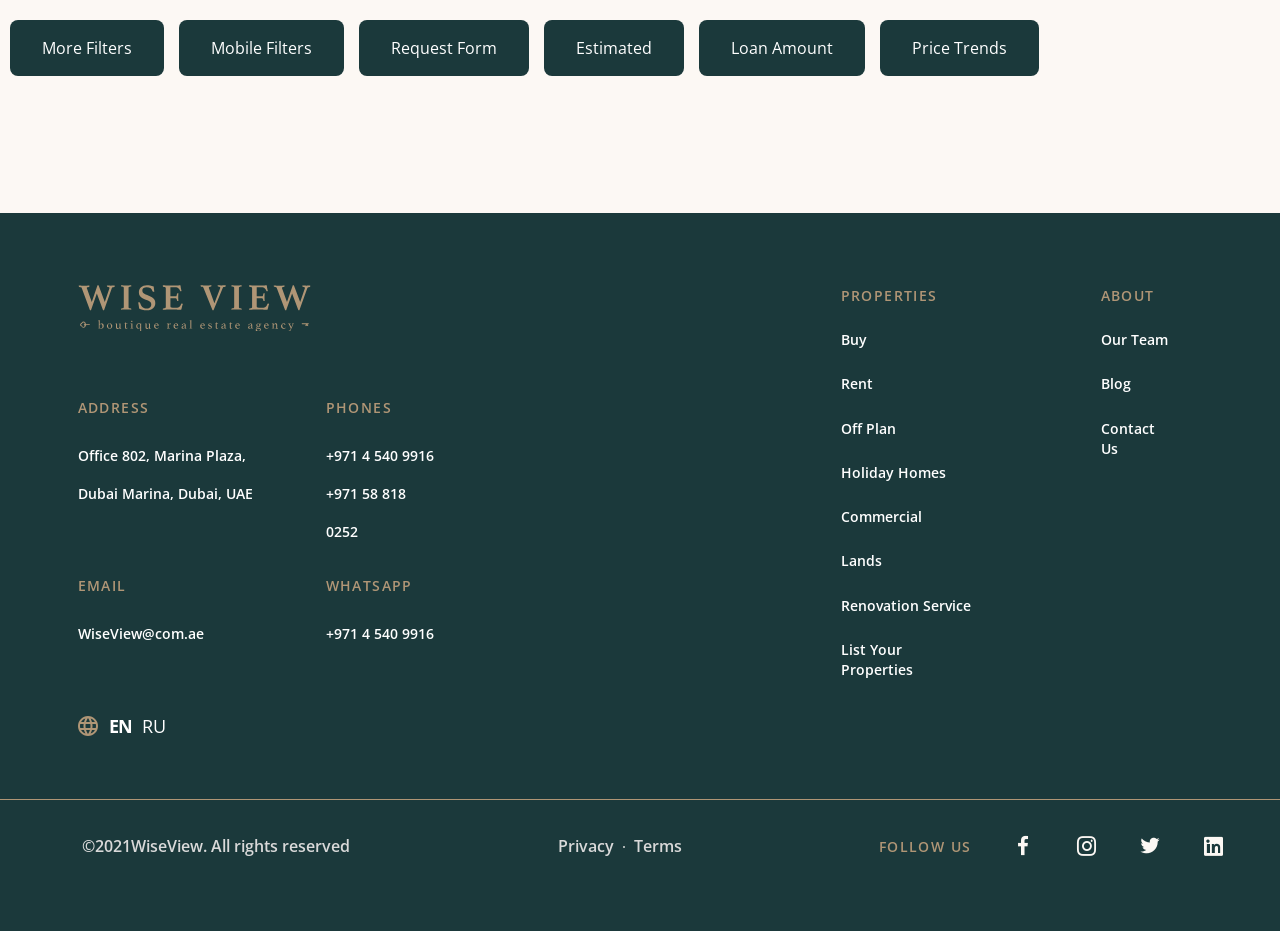
<file: popups.html>
<!doctype html>
<html lang="en">

<head>
	<title>Main page</title>
	<meta charset="UTF-8" />
	<meta name="format-detection" content="telephone=no" />
	<!-- <style>body{opacity: 0;}</style> -->
	<link rel="stylesheet" href="css/style.min.css?_v=20260205180323" />
	<link rel="shortcut icon" href="favicon.ico" />
	<!-- <meta name="robots" content="noindex, nofollow"> -->
	<meta name="viewport" content="width=device-width, initial-scale=1.0" />
</head>

<body>
	<div class="wrapper">
		<main class="page">
			<div class="__cnt">
				<ul style="
                            display: flex;
                            flex-wrap: wrap;
                            gap: 15px;
                            padding-block: 20px;
                        ">
					<li>
						<button data-popup="#moreFilters" type="button" class="btn">
							More Filters
						</button>
					</li>
					<li>
						<button data-popup="#mobFilters" type="button" class="btn">
							Mobile Filters
						</button>
					</li>
					<li>
						<button data-popup="#requestForm" type="button" class="btn">
							Request form
						</button>
					</li>
					<li>
						<button data-popup="#estimated" type="button" class="btn">
							Estimated
						</button>
					</li>
					<li>
						<button data-popup="#loanAmount" type="button" class="btn">
							Loan Amount
						</button>
					</li>
					<li>
						<button data-popup="#priceTrends" type="button" class="btn">
							Price trends
						</button>
					</li>
				</ul>
			</div>
		</main>
		<footer class="footer">
			<div class="footer__cnt">
				<div class="footer__column">
					<a href="index.html" class="footer__logo"><img src="img/banner-logo.svg" alt="logo" /></a>
					<ul class="footer__about">
						<li class="footer__sub-item">
							<h2 class="footer__ttl">Address</h2>
							<ul>
								<li>
									<address>
										Office 802, Marina Plaza, Dubai Marina, Dubai,
										UAE
									</address>
								</li>
							</ul>
						</li>
						<li class="footer__sub-item">
							<h2 class="footer__ttl">Phones</h2>
							<ul>
								<li>
									<a href="tel:+97145409916">+971 4 540 9916</a>
								</li>
								<li>
									<a href="tel:+971588180252">+971 58 818 0252</a>
								</li>
							</ul>
						</li>
						<li class="footer__sub-item">
							<h2 class="footer__ttl">Email</h2>
							<ul>
								<li>
									<a href="mailto:WiseView@com.ae">WiseView@com.ae</a>
								</li>
							</ul>
						</li>
						<li class="footer__sub-item">
							<h2 class="footer__ttl">Whatsapp</h2>
							<ul>
								<li><a href="#">+971 4 540 9916</a></li>
							</ul>
						</li>
					</ul>
					<ul class="footer__lang" data-da=".footer__column,767.98,1">
						<li class="footer__lang-icon">
							<i>
								<img src="img/lang_icon.svg" alt="language icon">
							</i>
						</li>
						<li>
							<a href="#" class="active">EN</a>
						</li>
						<li>
							<a href="#">RU</a>
						</li>
					</ul>
				</div>
				<!-- data-da=".footer__column,767.98,1" -->
				<nav class="footer__menu" data-da=".footer__column,767.98,2">
					<div class="footer__prop">
						<h3 class="footer__ttl">PROPERTIES</h3>
						<ul>
							<li><a href="#">Buy</a></li>
							<li><a href="#">Rent</a></li>
							<li><a href="#">Off Plan</a></li>
							<li><a href="#">Holiday Homes</a></li>
							<li><a href="#">Commercial</a></li>
							<li><a href="#">Lands</a></li>
							<li><a href="#">Renovation Service</a></li>
							<li><a href="#">List Your Properties</a></li>
						</ul>
					</div>
					<div class="footer__prop">
						<h3 class="footer__ttl">ABOUT</h3>
						<ul>
							<li><a href="#">Our Team</a></li>
							<li><a href="#">Blog</a></li>
							<li><a href="#">Contact Us</a></li>
						</ul>
					</div>
				</nav>
			</div>
			<div class="footer__down">
				<div class="footer__container">
					<div class="footer__rights">
						&copy;2021WiseView. All rights reserved
					</div>
					<ul class="footer__terms">
						<li><a href="#" target="_blank">Privacy</a></li>
						<li><a href="#" target="_blank">Terms</a></li>
					</ul>
					<div class="footer__social">
						<h3 class="footer__ttl">Follow Us</h3>
						<ul>
							<li><a href="#" target="_blank" class="_icon-facebook"></a></li>
							<li>
								<a href="#" target="_blank" class="_icon-instagram"></a>
							</li>
							<li><a href="#" target="_blank" class="_icon-twitter"></a></li>
							<li><a href="#" target="_blank" class="_icon-linkedin"></a></li>
						</ul>
					</div>
				</div>
			</div>
		</footer>

	</div>
	<div id="mobFilters" aria-hidden="true" class="popup mob-filter">
		<div class="popup__wrapper">
			<div class="popup__content">
				<div class="popup__top">
					<h3 class="popup__ttl">Filter</h3>
					<button data-close type="button" class="popup__close"></button>
				</div>
				<form action="#" method="POST" class="popup__form">
					<div class="popup__actions">
						<div class="popup__line-location">
							<i class="_icon-location"></i>
							<input type="text" name="popLocation" required autocomplete="off" placeholder="Location, city, community" class="input" />
						</div>
						<button type="button" class="popup__button">
							<img src="img/icons/map.svg" alt="map icon" />
						</button>
						<button type="button" class="popup__button-alert">
							Create alert
							<i>
								<img src="img/icons/alert.svg" alt="alert icon" />
							</i>
						</button>
					</div>

					<!-- Listing Status -->
					<div class="popup__opt otp">
						<h4>Listing Status</h4>
						<ul class="opt__list">
							<li>
								<div class="opt__item">
									<input id="buy" class="opt__input" checked type="radio" value="Buy" name="listingStatus" />
									<label for="buy" class="opt__label">
										<span class="opt__icon"></span>
										<span class="opt__text">Buy</span>
									</label>
								</div>
							</li>
							<li>
								<div class="opt__item">
									<input id="rent" class="opt__input" type="radio" value="Rent" name="listingStatus" />
									<label for="rent" class="opt__label">
										<span class="opt__icon"></span>
										<span class="opt__text">Rent</span>
									</label>
								</div>
							</li>
						</ul>
					</div>
					<!-- Property type -->
					<div class="popup__line">
						<h4>Property type</h4>
						<ul class="popup__checkbox-list">
							<li>
								<div class="popup__checkbox checkbox">
									<input id="apartments" class="checkbox__input" type="checkbox" value="Apartments" name="propertyType" />
									<label for="apartments" class="checkbox__label">
										<span class="checkbox__icon"></span>
										<span class="checkbox__text">Apartments</span></label>
								</div>
							</li>
							<li>
								<div class="popup__checkbox checkbox">
									<input id="villa" class="checkbox__input" type="checkbox" value="Villa" name="propertyType" />
									<label for="villa" class="checkbox__label">
										<span class="checkbox__icon"></span><span class="checkbox__text">Villa</span></label>
								</div>
							</li>
							<li>
								<div class="popup__checkbox checkbox">
									<input id="townhouse" class="checkbox__input" type="checkbox" value="Townhouse" name="propertyType" />
									<label for="townhouse" class="checkbox__label"><span class="checkbox__icon"></span><span class="checkbox__text">Townhouse</span></label>
								</div>
							</li>
							<li>
								<div class="popup__checkbox checkbox">
									<input id="penthouse" class="checkbox__input" type="checkbox" value="Penthouse" name="propertyType" />
									<label for="penthouse" class="checkbox__label"><span class="checkbox__icon"></span><span class="checkbox__text">Penthouse</span></label>
								</div>
							</li>
							<li>
								<div class="popup__checkbox checkbox">
									<input id="shortTerm" class="checkbox__input" type="checkbox" value="Short Term" name="propertyType" />
									<label for="shortTerm" class="checkbox__label"><span class="checkbox__icon"></span><span class="checkbox__text">Short Term</span></label>
								</div>
							</li>
							<li>
								<div class="popup__checkbox checkbox">
									<input id="duplex" class="checkbox__input" type="checkbox" value="Duplex" name="propertyType" />
									<label for="duplex" class="checkbox__label"><span class="checkbox__icon"></span><span class="checkbox__text">Duplex</span></label>
								</div>
							</li>
						</ul>
					</div>
					<!-- Price Range -->
					<div class="popup__line">
						<h4>Price Range</h4>
						<ul class="popup__inp-list">
							<li>
								<div class="popup__input">
									<input id="minPrice" autocomplete="off" type="tel" name="Min Price" placeholder="Min Price" class="input" />
								</div>
							</li>
							<li>
								<div class="popup__input">
									<input id="maxPrice" autocomplete="off" type="tel" name="Max Price" placeholder="Max Price" class="input" />
								</div>
							</li>
						</ul>
					</div>
					<!-- bedrooms -->
					<div class="popup__opt opt">
						<h4>bedrooms</h4>
						<ul class="opt__list opt__list--row">
							<li>
								<div class="opt__item">
									<input id="bedrooms_1+" class="opt__input" type="radio" value="1+" name="bedrooms" />
									<label for="bedrooms_1+" class="opt__label"><span class="opt__icon"></span><span class="opt__text">1+</span></label>
								</div>
							</li>
							<li>
								<div class="opt__item">
									<input id="bedrooms_2+" class="opt__input" type="radio" value="2+" name="bedrooms" />
									<label for="bedrooms_2+" class="opt__label"><span class="opt__icon"></span><span class="opt__text">2+</span></label>
								</div>
							</li>
							<li>
								<div class="opt__item">
									<input id="bedrooms_3+" class="opt__input" type="radio" value="3+" name="bedrooms" />
									<label for="bedrooms_3+" class="opt__label"><span class="opt__icon"></span><span class="opt__text">3+</span></label>
								</div>
							</li>
							<li>
								<div class="opt__item">
									<input id="bedrooms_4+" class="opt__input" type="radio" value="4+" name="bedrooms" />
									<label for="bedrooms_4+" class="opt__label"><span class="opt__icon"></span><span class="opt__text">4+</span></label>
								</div>
							</li>
							<li>
								<div class="opt__item">
									<input id="bedrooms_5+" class="opt__input" type="radio" value="5+" name="bedrooms" />
									<label for="bedrooms_5+" class="opt__label"><span class="opt__icon"></span><span class="opt__text">5+</span></label>
								</div>
							</li>
						</ul>
					</div>
					<!-- bathrooms -->
					<div class="popup__opt opt">
						<h4>bathrooms</h4>
						<ul class="opt__list opt__list--row">
							<li>
								<div class="opt__item">
									<input id="bathrooms_1+" class="opt__input" type="radio" value="1+" name="bathrooms" />
									<label for="bathrooms_1+" class="opt__label">
										<span class="opt__icon"></span>
										<span class="opt__text">1+</span>
									</label>
								</div>
							</li>
							<li>
								<div class="opt__item">
									<input id="bathrooms_2+" class="opt__input" type="radio" value="2+" name="bathrooms" />
									<label for="bathrooms_2+" class="opt__label"><span class="opt__icon"></span><span class="opt__text">2+</span></label>
								</div>
							</li>
							<li>
								<div class="opt__item">
									<input id="bathrooms_3+" class="opt__input" type="radio" value="3+" name="bathrooms" />
									<label for="bathrooms_3+" class="opt__label"><span class="opt__icon"></span><span class="opt__text">3+</span></label>
								</div>
							</li>
							<li>
								<div class="opt__item">
									<input id="bathrooms_4+" class="opt__input" type="radio" value="4+" name="bathrooms" />
									<label for="bathrooms_4+" class="opt__label"><span class="opt__icon"></span><span class="opt__text">4+</span></label>
								</div>
							</li>
							<li>
								<div class="opt__item">
									<input id="bathrooms_5+" class="opt__input" type="radio" value="5+" name="bathrooms" />
									<label for="bathrooms_5+" class="opt__label"><span class="opt__icon"></span><span class="opt__text">5+</span></label>
								</div>
							</li>
						</ul>
					</div>
					<!-- Square feet -->
					<div class="popup__line">
						<h4>Square feet</h4>
						<ul class="popup__inp-list">
							<li>
								<div class="popup__input">
									<input id="minSquareFeet" autocomplete="off" type="tel" name="Square feet min" placeholder="Min" class="input" />
								</div>
							</li>
							<li>
								<div class="popup__input">
									<input id="maxSquareFeet" autocomplete="off" type="tel" name="Square feet max" placeholder="Max" class="input" />
								</div>
							</li>
						</ul>
					</div>
					<!-- year build -->
					<div class="popup__line">
						<h4>year build</h4>
						<ul class="popup__inp-list">
							<li>
								<div class="popup__input">
									<input id="minYear" autocomplete="off" type="tel" name="Min year" placeholder="2019" class="input" />
								</div>
							</li>
							<li>
								<div class="popup__input">
									<input id="maxYear" autocomplete="off" type="tel" name="Max year" placeholder="2022" class="input" />
								</div>
							</li>
						</ul>
					</div>
					<!-- Other features -->
					<div class="popup__line">
						<h4>Other features</h4>
						<ul class="popup__checkbox-list">
							<li>
								<div class="popup__checkbox checkbox">
									<input id="attic" class="checkbox__input" type="checkbox" value="Attic" name="Other features" />
									<label for="attic" class="checkbox__label">
										<span class="checkbox__icon"></span>
										<span class="checkbox__text">Attic</span></label>
								</div>
							</li>
							<li>
								<div class="popup__checkbox checkbox">
									<input id="basketballCourt" class="checkbox__input" type="checkbox" value="Basketball court" name="Other features" />
									<label for="basketballCourt" class="checkbox__label"><span class="checkbox__icon"></span><span class="checkbox__text">Basketball court</span></label>
								</div>
							</li>
							<li>
								<div class="popup__checkbox checkbox">
									<input id="airConditioning" class="checkbox__input" type="checkbox" value="Air Conditioning" name="Other features" />
									<label for="airConditioning" class="checkbox__label"><span class="checkbox__icon"></span><span class="checkbox__text">Air Conditioning</span></label>
								</div>
							</li>
							<li>
								<div class="popup__checkbox checkbox">
									<input id="lawn" class="checkbox__input" type="checkbox" value="Lawn" name="Other features" />
									<label for="lawn" class="checkbox__label"><span class="checkbox__icon"></span><span class="checkbox__text">Lawn</span></label>
								</div>
							</li>
							<li>
								<div class="popup__checkbox checkbox">
									<input id="TVCable" class="checkbox__input" type="checkbox" value="TV Cable" name="Other features" />
									<label for="TVCable" class="checkbox__label"><span class="checkbox__icon"></span><span class="checkbox__text">TV Cable</span></label>
								</div>
							</li>
							<li>
								<div class="popup__checkbox checkbox">
									<input id="dryer" class="checkbox__input" type="checkbox" value="Dryer" name="Other features" />
									<label for="dryer" class="checkbox__label"><span class="checkbox__icon"></span><span class="checkbox__text">Dryer</span></label>
								</div>
							</li>
							<li>
								<div class="popup__checkbox checkbox">
									<input id="lakeView" class="checkbox__input" type="checkbox" value="Lake view" name="Other features" />
									<label for="lakeView" class="checkbox__label"><span class="checkbox__icon"></span><span class="checkbox__text">Lake view</span></label>
								</div>
							</li>
							<li>
								<div class="popup__checkbox checkbox">
									<input id="frondYard" class="checkbox__input" type="checkbox" value="Frond yard" name="Other features" />
									<label for="frondYard" class="checkbox__label"><span class="checkbox__icon"></span><span class="checkbox__text">Frond yard</span></label>
								</div>
							</li>
						</ul>
					</div>
					<button type="submit" class="popup__btn btn">
						Apply Filters
					</button>
				</form>
			</div>
		</div>
	</div>

	<div id="moreFilters" aria-hidden="true" class="popup more-filters">
		<div class="popup__wrapper">
			<div class="popup__content">
				<div class="popup__top">
					<h3 class="popup__ttl">More Filters</h3>
					<button data-close type="button" class="popup__close"></button>
				</div>
				<form action="#" method="POST" class="popup__form">
					<!-- bathrooms -->
					<div class="popup__opt opt">
						<h4>bathrooms</h4>
						<ul class="opt__list opt__list--row">
							<li>
								<div class="opt__item">
									<input id="moreBathrooms_1+" class="opt__input" type="radio" value="1+" name="bathrooms" />
									<label for="moreBathrooms_1+" class="opt__label">
										<span class="opt__icon"></span>
										<span class="opt__text">1+</span>
									</label>
								</div>
							</li>
							<li>
								<div class="opt__item">
									<input id="moreBathrooms_2+" class="opt__input" type="radio" value="2+" name="bathrooms" />
									<label for="moreBathrooms_2+" class="opt__label"><span class="opt__icon"></span><span class="opt__text">2+</span></label>
								</div>
							</li>
							<li>
								<div class="opt__item">
									<input id="moreBathrooms_3+" class="opt__input" type="radio" value="3+" name="bathrooms" />
									<label for="moreBathrooms_3+" class="opt__label"><span class="opt__icon"></span><span class="opt__text">3+</span></label>
								</div>
							</li>
							<li>
								<div class="opt__item">
									<input id="moreBathrooms_4+" class="opt__input" type="radio" value="4+" name="bathrooms" />
									<label for="moreBathrooms_4+" class="opt__label"><span class="opt__icon"></span><span class="opt__text">4+</span></label>
								</div>
							</li>
							<li>
								<div class="opt__item">
									<input id="moreBathrooms_5+" class="opt__input" type="radio" value="5+" name="bathrooms" />
									<label for="moreBathrooms_5+" class="opt__label"><span class="opt__icon"></span><span class="opt__text">5+</span></label>
								</div>
							</li>
						</ul>
					</div>
					<!-- Square feet -->
					<div class="popup__line">
						<h4>Square feet</h4>
						<ul class="popup__inp-list">
							<li>
								<div class="popup__input">
									<input id="minSquareFeet" autocomplete="off" type="tel" name="Square feet min" placeholder="Min" class="input" />
								</div>
							</li>
							<li>
								<div class="popup__input">
									<input id="maxSquareFeet" autocomplete="off" type="tel" name="Square feet max" placeholder="Max" class="input" />
								</div>
							</li>
						</ul>
					</div>
					<!-- year build -->
					<div class="popup__line">
						<h4>year build</h4>
						<ul class="popup__inp-list">
							<li>
								<div class="popup__input">
									<input id="minYear" autocomplete="off" type="tel" name="Min year" placeholder="2019" class="input" />
								</div>
							</li>
							<li>
								<div class="popup__input">
									<input id="maxYear" autocomplete="off" type="tel" name="Max year" placeholder="2022" class="input" />
								</div>
							</li>
						</ul>
					</div>
					<!-- Other features -->
					<div class="popup__line">
						<h4>Other features</h4>
						<ul class="popup__checkbox-list popup__checkbox-list--row">
							<li>
								<div class="popup__checkbox checkbox">
									<input id="moreAttic" class="checkbox__input" type="checkbox" value="Attic" name="Other features" />
									<label for="moreAttic" class="checkbox__label">
										<span class="checkbox__icon"></span>
										<span class="checkbox__text">Attic</span></label>
								</div>
							</li>
							<li>
								<div class="popup__checkbox checkbox">
									<input id="moreBasketballCourt" class="checkbox__input" type="checkbox" value="Basketball court" name="Other features" />
									<label for="moreBasketballCourt" class="checkbox__label"><span class="checkbox__icon"></span><span class="checkbox__text">Basketball court</span></label>
								</div>
							</li>
							<li>
								<div class="popup__checkbox checkbox">
									<input id="moreAirConditioning" class="checkbox__input" type="checkbox" value="Air Conditioning" name="Other features" />
									<label for="moreAirConditioning" class="checkbox__label"><span class="checkbox__icon"></span><span class="checkbox__text">Air Conditioning</span></label>
								</div>
							</li>
							<li>
								<div class="popup__checkbox checkbox">
									<input id="moreLawn" class="checkbox__input" type="checkbox" value="Lawn" name="Other features" />
									<label for="moreLawn" class="checkbox__label"><span class="checkbox__icon"></span><span class="checkbox__text">Lawn</span></label>
								</div>
							</li>
							<li>
								<div class="popup__checkbox checkbox">
									<input id="moreTVCable" class="checkbox__input" type="checkbox" value="TV Cable" name="Other features" />
									<label for="moreTVCable" class="checkbox__label"><span class="checkbox__icon"></span><span class="checkbox__text">TV Cable</span></label>
								</div>
							</li>
							<li>
								<div class="popup__checkbox checkbox">
									<input id="moreDryer" class="checkbox__input" type="checkbox" value="Dryer" name="Other features" />
									<label for="moreDryer" class="checkbox__label"><span class="checkbox__icon"></span><span class="checkbox__text">Dryer</span></label>
								</div>
							</li>
							<li>
								<div class="popup__checkbox checkbox">
									<input id="moreLakeView" class="checkbox__input" type="checkbox" value="Lake view" name="Other features" />
									<label for="moreLakeView" class="checkbox__label"><span class="checkbox__icon"></span><span class="checkbox__text">Lake view</span></label>
								</div>
							</li>
							<li>
								<div class="popup__checkbox checkbox">
									<input id="moreFrondYard" class="checkbox__input" type="checkbox" value="Frond yard" name="Other features" />
									<label for="moreFrondYard" class="checkbox__label"><span class="checkbox__icon"></span><span class="checkbox__text">Frond yard</span></label>
								</div>
							</li>
						</ul>
					</div>
					<div class="popup__search">
						<div class="popup__input">
							<input autocomplete="off" type="text" name="search" autocomplete="off" placeholder="Search by reference number" class="input" />
						</div>
						<button type="button" class="popup__go btn">Go</button>
					</div>
					<button type="submit" class="popup__btn btn">
						Apply Filters
					</button>
				</form>
			</div>
		</div>
	</div>

	<div id="requestForm" aria-hidden="true" class="popup request-form">
		<div class="popup__wrapper">
			<div class="popup__content">
				<div class="popup__header">
					<h2>Get in touch</h2>
					<button data-close type="button" class="popup__close"></button>
				</div>

				<form action="#" class="popup__form">
					<div class="popup__line">
						<input id="username" autocomplete="off" type="text" name="username" placeholder="Name" class="input" />
					</div>
					<div class="popup__line">
						<input id="useremail" autocomplete="off" type="email" name="useremail" placeholder="Email " class="input" />
					</div>
					<div class="popup__line">
						<input id="userphone" autocomplete="off" type="tel" name="userphone" placeholder="Phone" class="input" />
					</div>
					<div class="popup__message">
						<textarea name="usermessage" id="usermessage" placeholder="Message" class="input"></textarea>
					</div>
					<button type="button" class="popup__btn btn">
						Send request
					</button>
				</form>
			</div>
		</div>
	</div>

	<div id="estimated" aria-hidden="true" class="popup estimated">
		<div class="popup__wrapper">
			<div class="popup__content">
				<div class="popup__header">
					<h2>Estimated payment breakdown</h2>
					<button data-close type="button" class="popup__close"></button>
				</div>

				<div class="popup__body">
					<div class="popup__type-payment">
						<h3>Type of payment:</h3>
						<div class="prop__options">
							<div class="prop__item">
								<input id="cash" class="prop__input" checked type="radio" value="cash" name="typePayment" />
								<label for="cash" class="prop__label">Cash</label>
							</div>
							<div class="prop__item">
								<input id="mortgage" class="prop__input" type="radio" value="mortgage" name="typePayment" />
								<label for="mortgage" class="prop__label">Mortgage</label>
							</div>
						</div>
					</div>
					<div class="popup__table">
						<div class="popup__table-line">
							<div class="popup__left-line">
								<p>Purchase price:</p>
							</div>
							<div class="popup__left-right">AED 36,600,000</div>
						</div>
						<div class="popup__table-line">
							<div class="popup__left-line">
								<p>Dubai Land Department Fee</p>
								<span>(4% of the purchase price): </span>
							</div>
							<div class="popup__left-right">AED 1,464,580</div>
						</div>
						<div class="popup__table-line">
							<div class="popup__left-line">
								<p>Real estate agency fee</p>
								<span>(2% of the purchase price + 5% VAT</span>
							</div>
							<div class="popup__left-right">AED 764,580</div>
						</div>
						<div class="popup__table-line">
							<div class="popup__left-line">
								<p>Registration trustee fee:</p>
							</div>
							<div class="popup__left-right">AED 8,000</div>
						</div>
						<div class="popup__table-line">
							<div class="popup__left-line">
								<p>Conveyancer Services:</p>
							</div>
							<div class="popup__left-right">AED 8,000</div>
						</div>
						<div class="popup__table-total">
							<div class="popup__left-line">
								<p>Total estimated cost:</p>
							</div>
							<div class="popup__total-right">AED 38,845,380</div>
						</div>
					</div>
					<div class="popup__addition">
						ℹ️ In addition to the amount required upfront, a 10%
						refundable deposit payable by personal cheque may be
						required by the seller and the real estate agent to secure
						the property until it is successfully transferred.
					</div>
					<div class="popup__property">
						Property Finder makes no warranties or representations
						regarding the estimated costs; this data is provided for
						general information purposes only.
					</div>
				</div>
			</div>
		</div>
	</div>

	<div id="loanAmount" aria-hidden="true" class="popup loan-amount">
		<div class="popup__wrapper">
			<div class="popup__content">
				<form action="#" class="popup__amount-form amount-form">
					<div class="amount-form__left">
						<div class="amount-form__line">
							<p class="amount-form__label">Loan Amount (AED):</p>
							<div class="amount-form__before-label"></div>
							<label class="custom-range-slider range">
								<input type="range" max="50000000" min="300" value="0" />
							</label>
							<div class="amount-form__down">
								<div class="amount-form__min">300.000 AED</div>
								<div class="amount-form__max">50.000.000 AED</div>
							</div>
						</div>
						<div class="amount-form__line">
							<p class="amount-form__label">Down Payment (AED)</p>
							<div class="amount-form__label"></div>
							<div class="amount-form__before-label">
								<p class="amount-form__percent">25%</p>
							</div>
							<label class="custom-range-slider range">
								<input type="range" max="50000000" min="300" value="0" />
							</label>
							<div class="amount-form__down">
								<div class="amount-form__min">300.000 AED</div>
								<div class="amount-form__max">50.000.000 AED</div>
							</div>
						</div>
						<div class="amount-form__line">
							<p class="amount-form__label">Loan Period (Years)</p>
							<div class="amount-form__before-label"></div>
							<label class="custom-range-slider range">
								<input type="range" max="20" min="3" value="0" />
							</label>
							<div class="amount-form__down">
								<div class="amount-form__min">3 years</div>
								<div class="amount-form__max">20 years</div>
							</div>
						</div>
						<div class="amount-form__line">
							<p class="amount-form__label">Loan Period (Years)</p>
							<div class="amount-form__before-label"></div>
							<label class="custom-range-slider range">
								<input type="range" max="15" min="2" value="0" />
							</label>
							<div class="amount-form__down">
								<div class="amount-form__min">2%</div>
								<div class="amount-form__max">15%</div>
							</div>
						</div>
					</div>
					<div class="amount-form__right">
						<div class="amount-form__payment">
							<h2>Monthly Payment:</h2>
							<h3>11,362.13 AED</h3>
						</div>
						<div class="amount-form__table">
							<div class="amount-form__total">
								<p>Total Loan Amount:</p>
								<span>1,875,000.00 AED</span>
							</div>
							<div class="amount-form__total">
								<p>Interest:</p>
								<span>4%</span>
							</div>
							<div class="amount-form__total">
								<p>Loan Period:</p>
								<span>20 years</span>
							</div>
						</div>
						<button type="submit" class="amount-form__button">
							Send Application
						</button>
					</div>
				</form>
			</div>
		</div>
	</div>

	<div id="priceTrends" aria-hidden="true" class="popup price-trends">
		<div class="popup__wrapper">
			<div class="popup__content">
				<h2 class="popup__price-trends">Price trends</h2>
				<p class="popup__bedroom-amount">3 bedrooms apartments sold in Mansion 1 and Palm Jumeirah</p>
				<div class="prop__options">
					<div class="prop__item">
						<input id="1Y" class="prop__input" checked type="radio" value="1Y" name="trends" />
						<label for="1Y" class="prop__label">1Y</label>
					</div>
					<div class="prop__item">
						<input id="2Y" class="prop__input" type="radio" value="2Y" name="trends" />
						<label for="2Y" class="prop__label">2Y</label>
					</div>
					<div class="prop__item">
						<input id="5Y" class="prop__input" type="radio" value="5Y" name="trends" />
						<label for="5Y" class="prop__label">5Y</label>
					</div>
				</div>
				<ul class="popup__values-trends">
					<li class="popup__v-line"><span></span> Mansion 1</li>
					<li class="popup__v-doth"><span></span> Palm Jumeirah</li>
				</ul>
				<div class="popup__trends">
					<img src="img/trends/image_01.svg" alt="trends" />
				</div>
				<ul class="popup__month">
					<li>Mar 24</li>
					<li>May 24</li>
					<li>jul 24</li>
					<li>sep 24</li>
					<li>nov 24</li>
					<li>jan 24</li>
				</ul>
				<ul class="popup__property">
					<li class="popup__property-item">
						<p class="popup__property-text">
							<span>This property costs 215% more</span> than the average price of
							3 bedroom in Palm Jumeirah
						</p>
						<p class="popup__property-date">Average Sale Price is 11,620,392 AED</p>
					</li>
					<li class="popup__property-item">
						<p class="popup__property-text">
							<span>This property is 96% bigger</span> than the average size of 3 bedroom in Palm Jumeirah
						</p>
						<p class="popup__property-date">Average size is 3,125 sqft</p>
					</li>
				</ul>
				<p class="popup__data-displayed">
					The data displayed is based on average prices and sizes of all listings that were live on Property Finder in Palm Jumeirah.
				</p>
			</div>
		</div>
	</div>
	<script src="js/app.min.js?_v=20260205180323"></script>
</body>

</html>
</file>
<file: css/style.css>
@import url(https://fonts.googleapis.com/css?family=Open+Sans:300,regular,600,700&display=swap);

@font-face {
  font-family: Athelas;
  font-display: swap;
  src: url(../fonts/Athelas-Italic.woff2) format("woff2");
  font-weight: 400;
  font-style: italic
}

@font-face {
  font-family: icons;
  font-display: swap;
  src: url(../fonts/icons.woff2) format("woff2");
  font-weight: 400;
  font-style: normal
}

@font-face {
  font-family: Athelas;
  font-display: swap;
  src: url(../fonts/Athelas-Regular.woff2) format("woff2");
  font-weight: 400;
  font-style: normal
}

@font-face {
  font-family: Athelas;
  font-display: swap;
  src: url(../fonts/Athelas-Bold.woff2) format("woff2");
  font-weight: 700;
  font-style: normal
}

[class*=_icon-]::before {
  font-family: icons;
  font-style: normal;
  font-weight: 400;
  font-variant: normal;
  text-transform: none;
  line-height: 1;
  -webkit-font-smoothing: antialiased;
  -moz-osx-font-smoothing: grayscale
}

._icon-logo-w:before {
  content: ""
}

._icon-favorite:before {
  content: ""
}

._icon-location:before {
  content: ""
}

._icon-select-arr:before {
  content: ""
}

._icon-airports:before {
  content: ""
}

._icon-hospitals:before {
  content: ""
}

._icon-landmarks:before {
  content: ""
}

._icon-malls:before {
  content: ""
}

._icon-schools:before {
  content: ""
}

._icon-sport:before {
  content: ""
}

._icon-transport:before {
  content: ""
}

._icon-share:before {
  content: ""
}

._icon-iphone:before {
  content: ""
}

._icon-fav-sec:before {
  content: ""
}

._icon-what-sec:before {
  content: "";
  translate: -1px 1px;
}

._icon-what-home {}

._icon-what-home img {
  width: 18px;
  height: 18px;
  translate: 2px 1px;
}

._icon-alert:before {
  content: ""
}

._icon-available:before {
  content: ""
}

._icon-balcony:before {
  content: ""
}

._icon-bath:before {
  content: ""
}

._icon-bed:before {
  content: ""
}

._icon-export:before {
  content: ""
}

._icon-floor:before {
  content: ""
}

._icon-linkedin:before {
  content: ""
}

._icon-instagram:before {
  content: ""
}

._icon-key:before {
  content: ""
}

._icon-limited:before {
  content: ""
}

._icon-map:before {
  content: ""
}

._icon-school:before {
  content: ""
}

._icon-sold:before {
  content: ""
}

._icon-square-meters:before {
  content: ""
}

._icon-super-agent:before {
  content: ""
}

._icon-verified:before {
  content: ""
}

._icon-whatsapp:before {
  content: "";
  translate: 0px -1px;
  font-size: 16px;
}

._icon-x:before {
  content: ""
}

._icon-facebook:before {
  content: ""
}

._icon-twitter:before {
  content: ""
}

:root {
  --mainFontFamily: "Open Sans", sans-serif;
  --secondFontFamily: "Athelas", sans-serif;
  --fz: 16px;
  --mob-fz: 14px;
  --br-btn: 8px;
  --stroke-width: 1.5px;
  --letter-spacing: -0.24px;
  --white: #fff;
  --natural: #fcf8f4;
  --gold: #b09676;
  --gold-light: rgba(176, 150, 118, 0.35);
  --royal-green: #1b393b;
  --main-color-black: #000929;
  --main-color-black-op: rgba(0, 9, 41, 0.7);
  --dark-text: #151e1f;
  --grey-text: #595959;
  --grey-text-op: rgba(89, 89, 89, 0.5);
  --grey-text-op-7: rgba(89, 89, 89, 0.7);
  --grey-text-op-3: rgba(89, 89, 89, 0.3);
  --border-color: #d3d0d0;
  --shades-purple: #f0effb;
  --light-text: #f4f4f4;
  --hover-green: #102122;
  --hover-gold: #947d60;
  --dark-green: #1b393b;
  --dark-blue: #1c3861;
  --black: #000;
  --red: #F00;
  --blue: #5CACEE
}

* {
  padding: 0;
  margin: 0;
  border: 0
}

*,
*::after,
*::before {
  box-sizing: border-box
}

*::after,
*::before {
  display: inline-block
}

:active,
:focus {
  outline: .0625rem solid transparent
}

a:active,
a:focus {
  outline: .0625rem solid transparent
}

body,
html {
  height: 100%;
  min-width: 320px
}

body {
  color: var(--main-color-black);
  line-height: 1;
  font-family: var(--mainFontFamily);
  font-size: var(--fz);
  -ms-text-size-adjust: 100%;
  -moz-text-size-adjust: 100%;
  -webkit-text-size-adjust: 100%;
  -webkit-font-smoothing: antialiased;
  -moz-osx-font-smoothing: grayscale
}

button,
input,
textarea {
  font-family: var(--mainFontFamily);
  font-size: inherit;
  line-height: inherit;
  color: inherit;
  background-color: rgba(0, 0, 0, 0)
}

input,
textarea {
  width: 100%
}

input::-webkit-input-placeholder,
textarea::-webkit-input-placeholder {
  font-size: inherit;
  line-height: inherit;
  color: inherit
}

input:-ms-input-placeholder,
textarea:-ms-input-placeholder {
  font-size: inherit;
  line-height: inherit;
  color: inherit
}

input::-ms-input-placeholder,
textarea::-ms-input-placeholder {
  font-size: inherit;
  line-height: inherit;
  color: inherit
}

input::placeholder,
textarea::placeholder {
  font-size: inherit;
  line-height: inherit;
  color: inherit
}

label {
  display: inline-block
}

button,
option,
select {
  cursor: pointer
}

a {
  display: inline-block;
  color: inherit;
  text-decoration: none
}

ul li {
  list-style: none
}

img {
  vertical-align: top
}

h1,
h2,
h3,
h4,
h5,
h6 {
  font-weight: inherit;
  font-size: inherit
}

address {
  margin: 0;
  padding: 0;
  font-style: normal;
  color: inherit;
  font-size: inherit;
  word-break: break-word
}

table {
  border-spacing: 0;
  margin: 0
}

td,
th {
  margin: 0;
  padding: 0;
  border: 0;
  text-align: left;
  vertical-align: top
}

tbody,
tfoot,
thead,
tr {
  margin: 0;
  padding: 0;
  border: 0
}

[class*=__cnt-header] {
  max-width: 1356px;
  padding-left: 10px;
  padding-right: 10px;
  margin: 0 auto
}

[class*=__cnt] {
  max-width: 1360px;
  padding-left: 10px;
  padding-right: 10px;
  margin: 0 auto
}

[class*=__cnt-f] {
  max-width: 1400px;
  padding-left: 10px;
  padding-right: 10px;
  margin: 0 auto
}

.btn {
  display: inline-flex;
  justify-content: center;
  padding: 16px 32px;
  color: var(--white);
  text-align: center;
  line-height: 1.5;
  border-radius: var(--br-btn);
  background-color: var(--royal-green);
  transition: background-color .3s ease 0s, color .3s ease, border .3s ease;
  text-transform: capitalize
}

.btn--fw {
  width: 100%
}

.btn--gold {
  background-color: var(--gold);
  font-weight: 600
}

.btn--gold-big {
  background-color: var(--gold);
  font-weight: 600;
  padding: 16px 53px
}

.btn--icon {
  color: var(--royal-green);
  align-items: center;
  padding: 15px 20px;
  gap: 16px;
  border-radius: 4px;
  border: 1px solid var(--border-color);
  /*background-color: var(--natural);*/
  background-color: #fff;
  text-transform: unset
}

.btn--icon i {
  flex: 0 0 24px;
  width: 24px;
  height: 24px;
  font-size: 20px;
  align-self: center;
  display: flex;
  align-items: center;
  justify-content: center
}

.btn--icon ._icon-export,
.btn--icon ._icon-share {
  font-size: 24px
}

.btn--icon-sec {
  color: var(--royal-green);
  align-items: center;
  padding: 15px 19px;
  gap: 16px;
  border-radius: 4px;
  border: 1px solid var(--border-color);
  background-color: var(--natural);
  text-transform: unset
}

.btn--icon-sec i {
  flex: 0 0 24px;
  width: 24px;
  height: 24px;
  font-size: 20px;
  align-self: center;
  display: flex;
  align-items: center;
  justify-content: center
}

.btn--icon-sec ._icon-export,
.btn--icon-sec ._icon-share {
  font-size: 24px
}

input[type=email],
input[type=tel],
input[type=text],
textarea {
  -webkit-appearance: none;
  appearance: none
}

.input[placeholder]:not([data-placeholder-nohiden])::-webkit-input-placeholder {
  -webkit-transition: opacity .3s;
  transition: opacity .3s
}

.input[placeholder]:not([data-placeholder-nohiden]):-ms-input-placeholder {
  -ms-transition: opacity .3s;
  transition: opacity .3s
}

.input[placeholder]:not([data-placeholder-nohiden])::-ms-input-placeholder {
  -ms-transition: opacity .3s;
  transition: opacity .3s
}

.input[placeholder]:not([data-placeholder-nohiden])::placeholder {
  transition: opacity .3s
}

.input[placeholder]:not([data-placeholder-nohiden]):focus::-webkit-input-placeholder {
  opacity: 0
}

.input[placeholder]:not([data-placeholder-nohiden]):focus:-ms-input-placeholder {
  opacity: 0
}

.input[placeholder]:not([data-placeholder-nohiden]):focus::-ms-input-placeholder {
  opacity: 0
}

.input[placeholder]:not([data-placeholder-nohiden]):focus::placeholder {
  opacity: 0
}

textarea.input {
  resize: none;
  padding: 0 0
}

.checkbox {
  position: relative
}

.checkbox:not(:last-child) {
  margin-bottom: 5px
}

.checkbox__input {
  position: absolute;
  width: 0;
  height: 0;
  opacity: 0
}

.checkbox__input:focus-visible+.checkbox__label .checkbox__icon {
  box-shadow: 0 0 5px var(--royal-green)
}

.checkbox__input:checked~.checkbox__label .checkbox__icon {
  background-color: var(--royal-green)
}

.checkbox__input:checked~.checkbox__label .checkbox__icon:after {
  -webkit-transform: translate(-50%, -50%) scale(1);
  transform: translate(-50%, -50%) scale(1)
}

.checkbox__label {
  cursor: pointer;
  display: inline-flex;
  gap: 12px
}

.checkbox__icon {
  display: inline-block;
  margin-top: 5px;
  align-self: flex-start;
  flex: 0 0 16px;
  width: 16px;
  height: 16px;
  border-radius: 4px;
  position: relative;
  border: 1px solid var(--royal-green);
  transition: background-color .3s ease
}

.checkbox__icon::after {
  content: "";
  position: absolute;
  top: 50%;
  left: 50%;
  -webkit-transform: translate(-50%, -50%) scale(0);
  transform: translate(-50%, -50%) scale(0);
  width: 12px;
  height: 12px;
  background: url(../img/check-arr.svg) center/80% no-repeat;
  border-radius: 4px
}

.checkbox__text {
  font-size: 14px;
  line-height: 1.92
}

.options {
  display: inline-flex;
  align-items: flex-start;
  border-radius: var(--br-btn) var(--br-btn) 0 0;
  overflow: hidden;
  background-color: var(--natural)
}

.options__item {
  position: relative
}

.options__input {
  width: 0;
  height: 0;
  opacity: 0;
  position: absolute
}

.options__input:checked+.options__label {
  border-bottom: 1px solid var(--gold);
  font-weight: 700;
  color: var(--gold);
  background-color: var(--light-text)
}

.options__input:checked+.options__label:after {
  background-color: var(--gold)
}

.options__label {
  display: inline-flex;
  align-items: center;
  cursor: pointer;
  color: var(--royal-green);
  font-size: 18px;
  line-height: 1.45;
  letter-spacing: -.0896px;
  border-bottom: 1px solid var(--border-color);
  background-color: var(--natural);
  transition: color .3s ease, background-color .3s ease, border .3s ease;
  padding: 15px 32px 12px;
  position: relative;
  justify-content: center
}

.options__label::after {
  content: "";
  position: absolute;
  bottom: 0;
  left: 0;
  width: 100%;
  height: 3px;
  background-color: rgba(0, 0, 0, 0);
  transition: background-color .3s ease
}

.opt__list li:not(:last-child) {
  margin-bottom: 10px
}

.opt__list--row {
  display: flex;
  gap: 20px;
  align-items: center;
  flex-wrap: wrap
}

.opt__list--row li:not(:last-child) {
  margin-bottom: 0
}

.opt__item:not(:last-child) {
  margin-bottom: 10px
}

.opt__input {
  width: 0;
  height: 0;
  opacity: 0;
  position: absolute
}

.opt__input:focus-visible~.opt__label .opt__icon {
  box-shadow: 0 0 5px var(--royal-green)
}

.opt__input:checked~.opt__label .opt__icon:after {
  -webkit-transform: translate(-50%, -50%) scale(1);
  transform: translate(-50%, -50%) scale(1)
}

.opt__label {
  display: inline-flex;
  gap: .75rem;
  align-items: center;
  cursor: pointer
}

.opt__icon {
  display: inline-block;
  align-self: flex-start;
  margin-top: 5px;
  flex: 0 0 16px;
  width: 16px;
  height: 16px;
  border-radius: 50%;
  border: 1px solid var(--royal-green);
  position: relative
}

.opt__icon::after {
  content: "";
  position: absolute;
  top: 50%;
  left: 50%;
  -webkit-transform: translate(-50%, -50%) scale(0);
  transform: translate(-50%, -50%) scale(0);
  border-radius: 50%;
  background-color: var(--royal-green);
  width: 10px;
  height: 10px;
  transition: -webkit-transform .3s ease;
  transition: transform .3s ease;
  transition: transform .3s ease, -webkit-transform .3s ease
}

.opt__text {
  font-size: 14px;
  line-height: 1.92
}

.select {
  min-width: 0;
  position: relative
}

.select__body {
  position: relative
}

.select__title {
  text-align: left;
  border: 1px solid var(--border-color);
  background-color: var(--natural);
  cursor: pointer;
  width: 100%;
  border-radius: 4px;
  color: var(--royal-green);
  line-height: 1.68
}

.select__value {
  display: flex;
  min-width: 0;
  align-items: center;
  height: 54px;
  padding: 0 20px;
  gap: 10px
}

.select__value>* {
  flex: 1 1 auto
}

.select__value:after {
  content: "";
  align-self: stretch;
  flex: 0 0 10px;
  transition: all .3s ease 0s;
  display: flex;
  justify-content: center;
  align-items: center;
  font-family: icons;
  font-size: 7.5px
}

._select-open .select__value:after {
  -webkit-transform: rotate(-180deg);
  transform: rotate(-180deg)
}

.select__value._select-pseudo-label::before {
  content: attr(data-pseudo-label);
  opacity: .5
}

.select__content {
  flex: 1 1 auto;
  overflow: hidden;
  text-overflow: ellipsis;
  white-space: nowrap
}

.select__text {
  flex: 1 1 auto;
  overflow: hidden;
  text-overflow: ellipsis;
  white-space: nowrap
}

.select__input {
  width: 100%;
  background-color: rgba(0, 0, 0, 0);
  height: 100%
}

.select__options {
  color: var(--royal-green);
  position: absolute;
  top: calc(100% + 2px);
  border-radius: 4px;
  min-width: 100%;
  left: 0;
  border: 1px solid #d3d0d0;
  background-color: var(--white);
  box-shadow: 0 4px 4px 0 rgba(0, 0, 0, .25)
}

.select__scroll {
  overflow-y: auto;
  overflow-x: hidden;
  max-height: 200px
}

.select__option {
  width: 100%;
  text-align: left;
  cursor: pointer;
  padding: 2.5px 20px;
  color: var(--royal-green);
  font-size: 14px;
  line-height: 1.92
}

.select__option.selected {
  background-color: var(--light-text);
  font-weight: 600
}

.select__row {
  display: inline-flex;
  align-items: center
}

.select--show-top .select__options {
  position: absolute;
  top: calc(100% + 2px);
  border-radius: 4px;
  min-width: 100%;
  left: 0;
  border: 1px solid #d3d0d0;
  background-color: var(--white);
  box-shadow: 0 4px 4px 0 rgba(0, 0, 0, .25)
}

._select-tag {
  cursor: pointer
}

.select_most-recent .select__value {
  gap: 39px
}

.menu__icon.icon-menu {
  display: block
}

.menu__icon.icon-menu img {
  translate: -2px 0.5px;
}

.menu__icon-close.icon-menu {
  display: flex;
  align-items: center;
  justify-content: center
}

.icon-menu {
  display: none
}

body::after {
  content: "";
  background-color: rgba(0, 0, 0, .5);
  position: fixed;
  width: 100%;
  height: 100%;
  top: 0;
  left: 0;
  opacity: 0;
  transition: opacity .8s ease 0s;
  pointer-events: none;
  z-index: 149
}

.popup-show body::after {
  opacity: 1
}

.popup {
  position: fixed;
  top: 0;
  left: 0;
  bottom: 0;
  right: 0;
  padding: 20px 10px;
  transition: visibility .8s ease 0s;
  visibility: hidden;
  pointer-events: none
}

.popup_show {
  z-index: 150;
  visibility: visible;
  overflow: auto;
  pointer-events: auto
}

.popup_show .popup__content {
  visibility: visible;
  -webkit-transform: scale(1);
  transform: scale(1)
}

.popup__wrapper {
  flex-direction: column;
  min-height: 100%;
  flex: 1 1 auto;
  width: 100%;
  display: flex;
  justify-content: center;
  align-items: center
}

.popup__content {
  visibility: hidden;
  -webkit-transform: scale(0);
  transform: scale(0);
  transition: -webkit-transform .3s ease 0s;
  transition: transform .3s ease 0s;
  transition: transform .3s ease 0s, -webkit-transform .3s ease 0s;
  background-color: var(--white);
  padding-block: 20px;
  padding-inline: 12px;
  width: 100%;
  max-width: 501px;
  border-radius: 4px
}

.lock .popup__content {
  visibility: visible
}

.popup__close {
  flex: 0 0 2rem;
  width: 2rem;
  height: 2rem;
  position: relative;
  border-radius: 50%;
  background-color: var(--light-text)
}

.popup__close::after,
.popup__close::before {
  content: "";
  position: absolute;
  top: 50%;
  left: 50%;
  width: 13px;
  height: 1px;
  background-color: var(--royal-green);
  transition: background-color .3s ease
}

.popup__close::before {
  -webkit-transform: translate(-50%, -50%) rotate(45deg);
  transform: translate(-50%, -50%) rotate(45deg)
}

.popup__close::after {
  -webkit-transform: translate(-50%, -50%) rotate(-45deg);
  transform: translate(-50%, -50%) rotate(-45deg)
}

.popup {
  color: var(--royal-green)
}

.popup__top {
  display: flex;
  align-items: center;
  gap: 16px;
  justify-content: space-between;
  padding-left: 20px
}

.popup__top:not(:last-child) {
  margin-bottom: 20px
}

.popup__ttl {
  font-size: 18px;
  font-weight: 700;
  line-height: 1.45;
  letter-spacing: -.09px
}

.popup__form {
  padding-inline: 12px
}

.popup__actions {
  display: flex;
  align-items: center;
  gap: 1.25rem .75rem;
  flex-wrap: wrap
}

.popup__actions:not(:last-child) {
  margin-bottom: 1.25rem
}

.popup__button {
  display: inline-flex;
  align-items: center;
  justify-content: center;
  flex: 0 0 58px;
  width: 58px;
  height: 56px;
  border-radius: 4px;
  border: 1px solid var(--border-color);
  background-color: var(--natural);
  transition: background-color .3s ease, border .3s ease;
  padding: 10px
}

.popup__button i img {
  max-width: 100%
}

.popup__button-alert {
  display: inline-flex;
  align-items: center;
  gap: 16px;
  color: var(--royal-green);
  line-height: 1.68;
  border-radius: 4px;
  border: 1px solid var(--border-color);
  background-color: var(--natural);
  transition: background-color .3s ease, border .3s ease;
  padding: 13.5px 20px
}

.popup__button-alert i {
  flex: 0 0 20px;
  width: 20px;
  height: 20px
}

.popup__button-alert i img {
  max-width: 100%
}

.popup__line-location {
  position: relative;
  flex: 0 1 253px
}

.popup__line-location input {
  padding: 16px 20px 16px 58.5px;
  border-radius: 4px;
  border: 1px solid var(--border-color);
  background-color: var(--natural)
}

.popup__line-location i {
  position: absolute;
  top: 50%;
  -webkit-transform: translateY(-50%);
  transform: translateY(-50%);
  left: 20px;
  font-size: 22.5px;
  color: rgba(176, 150, 118, .35)
}

.popup__opt {
  padding-top: 10px
}

.popup__opt h4 {
  font-weight: 600;
  line-height: 1.68;
  text-transform: uppercase
}

.popup__opt h4:not(:last-child) {
  margin-bottom: 10px
}

.popup__opt:not(:last-child) {
  margin-bottom: 20px
}

.popup__line {
  padding-top: 10px
}

.popup__line h4 {
  font-weight: 600;
  line-height: 1.68;
  text-transform: uppercase
}

.popup__line h4:not(:last-child) {
  margin-bottom: 10px
}

.popup__line:not(:last-child) {
  margin-bottom: 20px
}

.popup__line:last-of-type {
  padding-bottom: 24px
}

.popup__line:last-of-type:not(:last-child) {
  margin-bottom: 16px
}

.popup__checkbox-list li:not(:last-child) {
  margin-bottom: 10px
}

.popup__checkbox-list--row {
  display: flex;
  align-items: center;
  flex-wrap: wrap;
  gap: 1.5rem
}

.popup__checkbox-list--row li:not(:last-child) {
  margin-bottom: 0
}

.popup__inp-list {
  display: grid;
  grid-template-columns: repeat(auto-fit, minmax(150px, 1fr));
  gap: 10px
}

.popup__input input {
  line-height: 1.68;
  border-radius: 4px;
  border: 1px solid var(--border-color);
  background-color: var(--natural);
  padding: 13.5696px 20px
}

.popup__btn {
  width: calc(100% + 18px);
  position: relative;
  left: -9px
}

.popup__search {
  display: flex;
  align-items: center;
  flex-wrap: wrap;
  gap: 8px
}

.popup__search:not(:last-child) {
  margin-bottom: 16px
}

.popup__search .popup__input {
  flex: 1 1 auto
}

.popup__header {
  display: flex;
  align-items: center;
  gap: 10px;
  justify-content: space-between
}

.popup__header:not(:last-child) {
  margin-bottom: 28px
}

.popup__header h2 {
  color: var(--royal-green);
  font-size: 18px;
  font-weight: 700;
  line-height: 1.45;
  letter-spacing: -.09px;
  padding-left: 20px
}

.mob-filter.popup {
  padding: 0
}

.mob-filter .popup__content {
  max-width: 375px;
  border-radius: 0
}

.more-filters .popup__form .popup__line:not(:last-child) {
  margin-bottom: 8px
}

.more-filters .popup__form .popup__opt:not(:last-child) {
  margin-bottom: 8px
}

.more-filters .popup__form .popup__line:last-of-type {
  padding-bottom: 0
}

.more-filters .popup__form .popup__line:last-of-type:not(:last-child) {
  margin-bottom: 16px
}

.more-filters .popup__checkbox .checkbox__label {
  gap: 8px
}

.more-filters .popup__go {
  padding-inline: 24px
}

.request-form .popup__content {
  max-width: 501px;
  padding: 20px 12px 24px 12px
}

.request-form .popup__line {
  padding-top: 0
}

.request-form .popup__line:not(:last-child) {
  margin-bottom: 24px
}

.request-form .popup__line input {
  border-radius: 4px;
  border: 1px solid var(--border-color);
  background-color: var(--natural);
  padding: 18.2496px 20px;
  color: var(--royal-green);
  font-size: 14px;
  line-height: 1.25
}

.request-form .popup__message textarea {
  padding: 8px 20px;
  border-radius: 4px;
  border: 1px solid var(--border-color);
  background-color: var(--natural);
  color: var(--royal-green);
  font-size: 14px;
  line-height: 1.25;
  resize: vertical;
  min-height: 126px
}

.request-form .popup__message:not(:last-child) {
  margin-bottom: 24px
}

.estimated .popup__content {
  max-width: 501px;
  padding: 20px 24px 24px
}

.estimated .popup__header h2 {
  padding-left: 0
}

.estimated .popup__header:not(:last-child) {
  margin-bottom: 24px
}

.estimated .popup__type-payment {
  display: flex;
  align-items: center;
  justify-content: center;
  gap: 24px;
  flex-wrap: wrap
}

.estimated .popup__type-payment:not(:last-child) {
  margin-bottom: 24px
}

.estimated .popup__type-payment h3 {
  color: var(--black);
  font-weight: 600;
  line-height: 1.6
}

.estimated .popup__type-payment .prop__options {
  gap: 12px
}

.estimated .popup__table:not(:last-child) {
  margin-bottom: 26px
}

.estimated .popup__table-line {
  display: flex;
  align-items: center;
  justify-content: space-between;
  flex-wrap: wrap;
  gap: 10px;
  padding-block: 16.5px
}

.estimated .popup__table-line:last-child {
  margin-bottom: 48px
}

.estimated .popup__left-line {
  color: var(--black)
}

.estimated .popup__left-line p {
  font-weight: 600;
  line-height: 1.6
}

.estimated .popup__left-line span {
  font-size: 12px
}

.estimated .popup__left-right {
  color: var(--black);
  line-height: 1.6
}

.estimated .popup__table-total {
  display: flex;
  justify-content: space-between;
  flex-wrap: wrap;
  gap: 10px
}

.estimated .popup__table-total .popup__total-left p {
  color: var(--black);
  font-size: 18px;
  font-weight: 600;
  line-height: 1.6
}

.estimated .popup__total-right {
  color: var(--royal-green);
  font-size: 24px;
  font-weight: 700;
  line-height: 1.4
}

.estimated .popup__addition {
  border-radius: 8px;
  border: 1px solid #e2e2e2;
  background-color: #f6f6f6;
  padding: 16px;
  color: var(--royal-green);
  line-height: 1.6
}

.estimated .popup__addition:not(:last-child) {
  margin-bottom: 24px
}

.estimated .popup__property {
  color: var(--royal-green);
  font-size: 12px;
  font-weight: 600;
  line-height: 1.6
}

.estimated .popup__property:not(:last-child) {
  margin-bottom: 24px
}

.loan-amount .popup__content {
  max-width: 906px;
  border-radius: 0;
  padding: 0
}

.amount-form__left {
  background-color: var(--white)
}

.amount-form__line {
  padding: 24px;
  position: relative
}

.amount-form__line .bubble {
  color: var(--royal-green);
  font-size: 24px;
  font-weight: 700;
  line-height: 1.4
}

.amount-form__line .bubble:not(:last-child) {
  margin-bottom: 1px
}

.amount-form__before-label {
  display: flex;
  align-items: center;
  gap: 10px;
  flex-wrap: wrap;
  justify-content: space-between
}

.amount-form__label {
  color: var(--grey-text);
  font-size: 12px
}

.amount-form__label:not(:last-child) {
  margin-bottom: 9px
}

.amount-form__down {
  display: flex;
  align-items: center;
  gap: 10px;
  justify-content: space-between;
  color: var(--grey-text);
  font-size: 12px
}

.amount-form__percent {
  color: var(--royal-green);
  font-size: 24px;
  font-weight: 700;
  line-height: 1.4
}

.amount-form__right {
  background-color: var(--royal-green);
  padding: 24px;
  display: flex;
  flex-direction: column
}

.amount-form__payment {
  flex: 1 1 auto
}

.amount-form__payment h2 {
  color: var(--natural)
}

.amount-form__payment h2:not(:last-child) {
  margin-bottom: 8px
}

.amount-form__payment h3 {
  color: var(--white);
  font-weight: 700;
  line-height: 1.4
}

.amount-form__payment h3:not(:last-child) {
  margin-bottom: 8px
}

.amount-form__payment:not(:last-child) {
  margin-bottom: 16px
}

.amount-form__table:not(:last-child) {
  margin-bottom: 42px
}

.amount-form__total {
  display: flex;
  align-items: center;
  justify-content: space-between;
  gap: 10px;
  flex-wrap: wrap
}

.amount-form__total:not(:last-child) {
  margin-bottom: 12px
}

.amount-form__total p {
  color: var(--natural);
  font-size: 14px
}

.amount-form__total span {
  color: var(--white);
  font-size: 20px;
  font-weight: 700;
  line-height: 1.4
}

.amount-form__button {
  border-radius: 8px;
  background-color: var(--gold);
  padding: 16px 32px;
  color: var(--natural);
  text-align: center;
  font-weight: 600;
  line-height: 1.5;
  align-self: flex-start
}

.price-trends .popup__content {
  max-width: 1300px;
  border-radius: 0
}

.price-trends .popup__content .prop__options {
  justify-content: flex-end;
  gap: 12px
}

.price-trends .popup__content .prop__options:not(:last-child) {
  margin-bottom: 8px
}

.price-trends .popup__price-trends {
  color: var(--royal-green);
  font-size: 18px;
  font-weight: 700;
  line-height: 1.45;
  letter-spacing: -.09px
}

.price-trends .popup__price-trends:not(:last-child) {
  margin-bottom: 24px
}

.price-trends .popup__bedroom-amount {
  color: var(--black);
  line-height: 1.6
}

.price-trends .popup__bedroom-amount:not(:last-child) {
  margin-bottom: 24px
}

.price-trends .popup__values-trends {
  display: flex;
  align-items: center;
  flex-wrap: wrap;
  gap: 12px 24px
}

.price-trends .popup__values-trends:not(:last-child) {
  margin-bottom: 32px
}

.price-trends .popup__values-trends li {
  display: flex;
  align-items: center;
  color: var(--black);
  font-weight: 600;
  line-height: 1.6
}

.price-trends .popup__v-line span {
  display: inline-block;
  flex: 0 0 50px;
  padding-inline: 10px;
  display: flex;
  align-items: center;
  justify-content: center
}

.price-trends .popup__v-line span::before {
  content: "";
  display: inline-block;
  width: 30px;
  height: 3px;
  background-color: var(--red)
}

.price-trends .popup__v-doth span {
  display: inline-block;
  flex: 0 0 50px;
  padding-inline: 10px;
  display: flex;
  align-items: center;
  justify-content: center
}

.price-trends .popup__v-doth span::before {
  content: "- - -";
  display: inline-block;
  font-size: 20px;
  color: var(--blue)
}

.price-trends .popup__trends {
  position: relative;
  aspect-ratio: 1252/392
}

.price-trends .popup__trends img {
  position: absolute;
  width: 100%;
  height: 100%;
  top: 0;
  left: 0;
  -o-object-fit: cover;
  object-fit: cover
}

.price-trends .popup__trends:not(:last-child) {
  margin-bottom: 8px
}

.price-trends .popup__month {
  padding-inline: clamp(10px, 10px + 120*(100vw - 767.98px)/588.02, 130px);
  display: flex;
  justify-content: space-between;
  gap: 15px
}

.price-trends .popup__month:not(:last-child) {
  margin-bottom: 48px
}

.price-trends .popup__month li {
  font-size: clamp(12px, 12px + 12*(100vw - 767.98px)/588.02, 24px);
  color: var(--royal-green);
  font-weight: 600;
  line-height: 1.6;
  text-transform: uppercase
}

.price-trends .popup__property {
  display: grid;
  grid-template-columns: repeat(auto-fit, minmax(250px, 1fr));
  gap: 24px
}

.price-trends .popup__property:not(:last-child) {
  margin-bottom: 24px
}

.price-trends .popup__property-item {
  text-align: center;
  height: 100%;
  border-radius: 8px;
  border: 1.5px solid var(--shades-purple);
  background-color: var(--natural);
  padding: 20px 16px 3px 16px
}

.price-trends .popup__property-text {
  color: var(--royal-green);
  line-height: 1.4;
  max-width: 360px;
  margin-inline: auto
}

.price-trends .popup__property-text:not(:last-child) {
  margin-bottom: 34px
}

.price-trends .popup__property-text span {
  font-weight: 700
}

.price-trends .popup__property-date {
  color: var(--black);
  font-size: 12px;
  line-height: 1.6
}

.price-trends .popup__data-displayed {
  color: var(--royal-green);
  font-size: 12px;
  font-weight: 600;
  line-height: 1.6
}

.tabs__navigation {
  display: flex;
  gap: 1px;
  overflow-x: auto
}

.tabs__navigation:not(:last-child) {
  margin-bottom: 24px
}

.tabs__title {
  padding: 7px 12px;
  color: var(--royal-green);
  text-align: center;
  line-height: 1.45;
  border-radius: 1px;
  border-bottom: 1px solid var(--grey-text);
  background-color: var(--white);
  transition: all .3s ease 0s;
  display: flex;
  align-items: center;
  gap: 10px;
  position: relative
}

.tabs__title i {
  font-size: 20px
}

.tabs__title::after {
  content: "";
  position: absolute;
  left: 0;
  bottom: 0;
  width: 100%;
  height: 3px;
  background-color: rgba(0, 0, 0, 0);
  transition: background-color .3s ease 0s
}

.tabs__title img {
  flex: 0 0 20px;
  width: 20px;
  height: 20px;
  aspect-ratio: 20/20
}

.tabs__title._tab-active {
  font-weight: 700
}

.tabs__title._tab-active::after {
  background-color: var(--royal-green)
}

.tabs__ttl {
  color: var(--black);
  line-height: 1.6;
  font-weight: 400
}

.tabs__ttl span {
  font-weight: 600;
  display: inline-block;
  margin-right: 5px
}

.tabs__ttl:not(:last-child) {
  margin-bottom: 24px
}

.pagging {
  padding-top: 10px;
  display: flex;
  justify-content: center;
  flex-direction: column;
  gap: 10px
}

.pagging__body {
  display: flex;
  align-items: center;
  justify-content: center;
  gap: 24px;
  color: var(--royal-green)
}

.pagging__arr svg circle {
  transition: fill .3s ease
}

.pagging__arr svg path {
  transition: stroke .3s ease
}

.pagging__arr--l svg {
  position: relative;
  -webkit-transform: rotate(180deg);
  transform: rotate(180deg)
}

.pagging__list {
  display: flex;
  align-items: center;
  justify-content: center;
  gap: 9px
}

.pagging__list li {
  line-height: 1.92;
  flex: 0 0 27px;
  width: 27px;
  height: 27px
}

.pagging__item {
  display: flex;
  align-items: center;
  justify-content: center;
  font-size: 14px;
  width: 27px;
  height: 27px;
  border-radius: 50%;
  background-color: rgba(0, 0, 0, 0);
  transition: background-color .3s ease, color .3s ease
}

.pagging__item._active {
  background-color: var(--royal-green);
  color: var(--white);
  font-weight: 700
}

.pagging__info {
  font-size: 12px;
  line-height: 2.25;
  text-align: center
}

.pagging-blog {
  display: flex;
  align-items: center;
  justify-content: center;
  gap: 15px;
  padding-inline: 10px
}

.pagging-blog__arrow {
  display: flex;
  align-items: center;
  justify-content: center;
  gap: 16px;
  color: var(--royal-green);
  font-weight: 400;
  line-height: 1.69;
  transition: color .3s ease, border .3s ease;
  padding: 13.5px 16px;
  border-radius: 4px;
  border: 1px solid var(--border-color);
  background-color: var(--natural);
  min-height: 56px
}

.pagging-blog__arrow svg {
  flex: 0 0 12px;
  width: 12px;
  height: 7px
}

.pagging-blog__arrow svg path {
  transition: fill .3s ease
}

.pagging-blog__list {
  display: flex;
  align-items: center;
  gap: 15px
}

.pagging-blog__item {
  display: flex;
  align-items: center;
  justify-content: center;
  transition: border .3s ease, color .3s ease;
  padding: 13.5px 20px;
  border-radius: 4px;
  border: 1px solid var(--border-color);
  background-color: var(--natural);
  color: var(--royal-green);
  line-height: 1.69
}

.pagging-blog__item._active {
  border: 1px solid var(--royal-green);
  font-weight: 700
}

.hidden {
  position: absolute;
  width: 1px;
  height: 1px;
  margin: -1px;
  padding: 0;
  overflow: hidden;
  border: 0;
  clip: rect(0 0 0 0)
}

.block-header {
  text-align: center
}

.block-header h1,
.block-header h2 {
  color: var(--dark-text);
  font-family: var(--secondFontFamily);

}

.block-header h1:not(:last-child),
.block-header h2:not(:last-child) {
  margin-bottom: 16px
}

.block-header p {
  color: var(--grey-text-op-7);
  line-height: 1.6
}

.block-header p:not(:last-child) {
  margin-bottom: 16px
}

.block-header--left {
  text-align: left;
  display: flex;
  align-items: center;
  gap: 16px;
  justify-content: space-between;
  flex-wrap: wrap
}

.s-p {
  position: absolute;
  left: 50%;
  bottom: 10px;
  -webkit-transform: translateX(-50%);
  transform: translateX(-50%);
  display: flex;
  align-items: center;
  gap: 4px
}

.s-p .swiper-pagination-bullet {
  flex: 0 0 6px;
  width: 6px;
  height: 6px;
  border-radius: 50%;
  background-color: hsla(0, 0%, 100%, .5);
  transition: background-color .3s ease, -webkit-transform .3s ease;
  transition: background-color .3s ease, transform .3s ease;
  transition: background-color .3s ease, transform .3s ease, -webkit-transform .3s ease;
  cursor: pointer;
  -webkit-transform: scale(.66);
  transform: scale(.66)
}

.s-p .swiper-pagination-bullet-active-main {
  background-color: var(--white);
  -webkit-transform: scale(1);
  transform: scale(1)
}

.s-p .swiper-pagination-bullet-active-next,
.s-p .swiper-pagination-bullet-active-prev {
  -webkit-transform: scale(.83);
  transform: scale(.83)
}

.s-p .swiper-pagination-bullet-active-next-next,
.s-p .swiper-pagination-bullet-active-prev-prev {
  -webkit-transform: scale(.66);
  transform: scale(.66)
}

.breadcrumbs {
  color: var(--royal-green)
}

.breadcrumbs__cnt {
  max-width: 1360px;
  padding-inline: 10px
}

.breadcrumbs__list {
  line-height: 1.92;
  display: flex;
  gap: 12px;
  white-space: nowrap;
  font-size: 14px
}

.breadcrumbs__item:first-child::before {
  content: "<"
}

.breadcrumbs__link {
  color: var(--royal-green);
  text-decoration: underline;
  text-decoration-thickness: 1px;
  text-underline-offset: 3px;
  text-decoration-color: transparent;
  transition: text-decoration-color .3s ease
}

.breadcrumbs__mob-btn {
  padding: 16px 20px;
  display: flex;
  align-items: center;
  justify-content: center;
  color: var(--royal-green)
}

.breadcrumbs__mob-btn i {
  flex: 0 0 24px;
  width: 24px;
  height: 24px;
  font-size: 24px;
  display: flex;
  align-items: center;
  justify-content: center
}

.breadcrumbs__mob-btn ._icon-fav-sec {
  font-size: 20px !important
}

._icon-iphone {
  font-size: 20px !important;
}

.link {
  color: var(--natural);
  text-align: center;
  font-weight: 600;
  line-height: 1.5;
  display: inline-flex;
  align-items: center;
  justify-content: center;
  text-transform: capitalize;
  border-radius: var(--br-btn);
  border: 1px solid var(--gold);
  background-color: hsla(0, 0%, 100%, .1);
  transition: background-color .3s ease, border .3s ease;
  padding: 15px 26px
}

.grid_insert_card {
  grid-column: 1 / -1;
}

.expert_guidance_card {
  height: 400px;
  margin-top: 14px;

  border-radius: 12px;
  margin-bottom: 10px;

  background:

    linear-gradient(rgba(27, 57, 59, 0.922), rgba(27, 57, 59, 0.6)),
    url(../img/expert/expert_card-bg.png);
}

.expert_block {
  display: flex;
  flex-direction: column;
  margin-left: 80px;
}

.block-line {
  width: 60px;
  height: 1px;
  background-color: var(--gold);
  display: inline-block;
  translate: 0px -5px;
}

.expert_block_ttl {
  color: var(--gold);
  padding-top: 54px;
  text-transform: uppercase;
  font-size: 14px;
  font-weight: 500;
  line-height: 1.5;
}

.expert_bloc_ttl_text {
  margin-left: 12px;
  font-style: normal;
  letter-spacing: 1.3px;
}

.expert_block_header {
  color: var(--white);
  margin-top: 33px;
  font-size: 55px;
  font-family: var(--secondFontFamily);
}

.expert_block_text {
  color: var(--white);
  margin-top: 28px;
  font-size: 18px;
  width: 480px;
  line-height: 1.7;
}

.expert_block_actions {
  display: flex;
  align-items: center;
  gap: 20px;
  margin-top: 48px;
}

.expert_block_btn {
  color: var(--white);
  display: flex;
  justify-content: center;
  align-items: center;
  width: 200px;
  height: 60px;
  background-color: var(--gold);
  border-radius: 8px;
  text-transform: none !important;
}

.expert_block_tooltip {
  color: var(--white);
  font-size: 13.5px;
  font-style: normal;
  margin-left: 5px;

}

.expert_block_tooltip::before {
  font-size: 14px;
  color: var(--gold);
  content: "•";
  margin-right: 5px;
}

.card {
  display: flex;
  flex-direction: column;
  background-color: var(--white);
  height: 100%;
  position: relative
}

.card__gallery {
  min-width: 0;
  position: relative;
  z-index: 2
}

.card__icon {
  position: absolute;
  display: inline-flex;
  justify-content: center;
  align-items: center;
  top: 8px;
  right: 10px;
  width: 44px;
  height: 44px;
  border-radius: 4px;
  border: 1px solid var(--border-color);
  background: var(--natural);
  z-index: 3
}

.card__icon i {
  flex: 0 0 18px;
  width: 18px;
  height: 18px
}

.card__icon i svg {
  width: 18px;
  height: 18px
}

.card__slider {
  min-width: 0;
  overflow: hidden;
  border-radius: var(--br-btn) var(--br-btn) 0 0;
  position: relative
}

.card__wrapper {
  min-width: 0
}

.card__slide {
  position: relative;
  padding-bottom: 62.5%;
  overflow: hidden;
  border-radius: var(--br-btn) var(--br-btn) 0 0
}

.card__slide img {
  position: absolute;
  width: 100%;
  height: 100%;
  top: 0;
  left: 0;
  -o-object-fit: cover;
  object-fit: cover;
  transition: -webkit-transform .5s ease;
  transition: transform .5s ease;
  transition: transform .5s ease, -webkit-transform .5s ease;
  will-change: transform
}

.card__swiper-button-prev {
  position: absolute;
  top: 50%;
  left: 12px;
  width: 27px;
  height: 27px;
  border-radius: 50%;
  z-index: 5;
  background-color: var(--white);
  overflow: hidden;
  display: flex;
  align-items: center;
  justify-content: center;
  -webkit-transform: rotate(180deg);
  transform: rotate(180deg);
  transition: opacity .3s ease;
  opacity: 0;
  visibility: hidden;
  cursor: pointer
}

.card__swiper-button-prev img {
  max-width: 100%
}

.card__swiper-button-prev.swiper-button-disabled {
  opacity: 0;
  visibility: hidden
}

.card__swiper-button-next {
  opacity: 0;
  visibility: hidden;
  position: absolute;
  top: 50%;
  right: 12px;
  width: 27px;
  height: 27px;
  border-radius: 50%;
  z-index: 5;
  background-color: var(--white);
  overflow: hidden;
  display: flex;
  align-items: center;
  justify-content: center;
  cursor: pointer
}

.card__swiper-button-next img {
  max-width: 100%
}

.card__swiper-button-next.swiper-button-disabled {
  opacity: 0;
  visibility: hidden
}

.card__image {
  position: relative;
  aspect-ratio: 320/200;
  width: 100%;
  overflow: hidden;
  border-radius: var(--br-btn) var(--br-btn) 0 0
}

.card__image img {
  position: absolute;
  width: 100%;
  height: 100%;
  top: 0;
  left: 0;
  -o-object-fit: cover;
  object-fit: cover;
  transition: -webkit-transform .3s ease;
  transition: transform .3s ease;
  transition: transform .3s ease, -webkit-transform .3s ease;
  will-change: transform
}

.card__label {
  position: absolute;
  top: 8px;
  left: -7px;
  display: flex;
  align-items: center;
  gap: 4px;
  color: var(--white);
  font-size: 14px;
  font-weight: 600;
  line-height: 1.6;
  padding: 4.5px 12px 5.5px 12px;
  border-radius: var(--br-btn) var(--br-btn) var(--br-btn) 0;
  background-color: var(--royal-green);
  z-index: 5;
  text-transform: uppercase
}

.card__label i {
  flex: 0 0 16px;
  width: 16px;
  height: 16px;
  margin-top: 2px;
}

.card__label i img {
  max-width: 100%
}

.card__label::after {
  content: "";
  position: absolute;
  bottom: calc(0% + .5px);
  left: 0;
  width: 0;
  height: 0;
  border-left: 6px solid transparent;
  border-right: 6px solid transparent;
  border-bottom: 6px solid #112627;
  -webkit-transform-origin: bottom left;
  transform-origin: bottom left;
  -webkit-transform: rotate(45deg);
  transform: rotate(45deg);
  z-index: 4
}

.card__label.lb-gold {
  background-color: var(--gold);
  gap: 8px
}

.card__label.lb-gold::after {
  border-bottom: 6px solid #7a664e
}

.card__map {
  position: absolute;
  z-index: 2;
  top: 8px;
  right: 10px;
  width: 44px;
  height: 44px;
  border-radius: 4px;
  border: 1px solid var(--border-color);
  background-color: var(--natural);
  transition: border .3s ease, background-color .3s ease;
  display: inline-flex;
  align-items: center;
  justify-content: center;
  padding: 10px
}

.card__map i {
  flex: 0 0 18px;
  width: 18px;
  height: 18px
}

.card__map i img {
  max-width: 100%
}

.card__icon {
  position: absolute;
  display: inline-flex;
  justify-content: center;
  align-items: center;
  top: 8px;
  right: 10px;
  width: 44px;
  height: 44px;
  border-radius: 4px;
  border: 1px solid var(--border-color);
  background: var(--natural);
  z-index: 3
}

.card__icon i {
  flex: 0 0 18px;
  width: 18px;
  height: 18px
}

.card__icon i svg {
  width: 18px;
  height: 18px
}

.card__body {
  border: var(--stroke-width) solid var(--shades-purple);
  border-top: none;
  border-radius: 0 0 var(--br-btn) var(--br-btn);
  padding: 12px 13px 22px;
  flex: 1 1 100%;
  display: flex;
  flex-direction: column;
  position: relative;
  z-index: 1
}

.card__body--small .card__about:not(:last-child) {
  margin-bottom: 8px
}

.card__body--small .card__title:not(:last-child) {
  margin-bottom: 9px
}

.card__body--small .card__characteristic {
  gap: 23px
}

.card__listen {
  color: var(--grey-text-op);
  font-size: 12px;
  font-weight: 600;
  line-height: 1.4
}

.card__listen:not(:last-child) {
  margin-bottom: 3px
}

.card__favorite {
  position: absolute;
  bottom: 0;
  right: 0;
  -webkit-transform: translate(-14px, 30px);
  transform: translate(-14px, 30px);
  display: flex;
  align-items: center;
  justify-content: center;
  width: 48px;
  height: 48px;
  border-radius: 50%;
  background-color: var(--white);
  border: var(--stroke-width) solid var(--light-text);
  padding: 10px;
  transition: background-color .3s ease
}

.card__favorite svg path {
  fill: var(--white);
  transition: fill .3s ease
}

.card__favorite.active svg path {
  fill: var(--gold)
}

.card__about {
  display: flex;
  flex-direction: column;
  flex: 1 1 100%
}

.card__about:not(:last-child) {
  margin-bottom: 9px
}

.card__price {
  color: var(--royal-green);
  font-weight: 600;
  line-height: 1.4;
  font-size: 20px
}

.card__price span {
  font-size: 14px
}

.card__price:not(:last-child) {
  margin-bottom: 8px
}

.card__title {
  font-family: var(--secondFontFamily);
  font-size: 24px;
  font-weight: 700;
  line-height: 1.2;
  flex-grow: 1;
  letter-spacing: var(--letter-spacing);
  max-width: 225px
}

.card__location {
  color: var(--grey-text-op);
  font-size: var(--mob-fz);
  font-weight: 600;
  line-height: 1.4
}

.card__location:not(:last-child) {
  margin-bottom: 8px
}

.card__characteristic {
  padding-top: 16px;
  border-top: var(--stroke-width) solid var(--shades-purple);
  display: flex;
  align-items: center;
  flex-wrap: wrap;
  gap: 12px
}

.card__item {
  display: flex;
  align-items: center;
  gap: 8px;
  color: var(--main-color-black-op);
  font-size: var(--mob-fz);
  font-weight: 600
}

.card__item i {
  font-size: 20px;
  color: var(--gold)
}

.card-news {
  border-radius: var(--br-btn);
  background-color: var(--white);
  height: 100%;
  display: flex;
  flex-direction: column
}

.card-news__image {
  display: block;
  position: relative;
  overflow: hidden;
  aspect-ratio: 436/188
}

.card-news__image img {
  position: absolute;
  width: 100%;
  height: 100%;
  top: 0;
  left: 0;
  -o-object-fit: cover;
  object-fit: cover;
  transition: -webkit-transform .5s ease;
  transition: transform .5s ease;
  transition: transform .5s ease, -webkit-transform .5s ease;
  will-change: transform;
  border-radius: var(--br-btn) var(--br-btn) 0 0
}

.card-news__body {
  border-radius: 0 0 var(--br-btn) var(--br-btn);
  background-color: var(--white);
  padding: 23px 22px 23px 22px;
  display: flex;
  flex-direction: column;
  flex: 1 1 auto;
  border: var(--stroke-width) solid var(--light-text);
  border-top: none
}

.card-news__body>*:not(:last-child) {
  margin-bottom: 12px
}

.card-news__body h3>a {
  display: inline-block;
  font-family: var(--secondFontFamily);
  font-size: 24px;
  font-weight: 700;
  line-height: 1.2;
  letter-spacing: -.24px
}

.card-news__body p {
  color: rgba(89, 89, 89, .5);
  font-size: 14px;
  font-weight: 600;
  line-height: 1.4;
  flex: 1 1 auto
}

.card-news__action {
  padding-top: 12px;
  border-top: 1px solid var(--gold)
}

.card-news__action a {
  color: var(--gold);
  font-weight: 300;
  line-height: 1.75;
  text-transform: uppercase;
  transition: color .3s ease
}

.renovation__image {
  position: relative;
  overflow: hidden;
  border-radius: var(--br-btn) 0 0 var(--br-btn)
}

.renovation__image img {
  position: absolute;
  width: 100%;
  height: 100%;
  top: 0;
  left: 0;
  -o-object-fit: cover;
  object-fit: cover
}

.renovation__body {
  background-color: var(--dark-green)
}

.renovation__body--blue {
  background-color: var(--dark-blue)
}

.renovation__body--blue .renovation__ttl {
  max-width: 383px
}

.renovation__body--blue .renovation__text p:not(:last-child) {
  margin-bottom: 29px
}

.renovation__body--blue .renovation__text a {
  margin-left: 2px
}

.renovation__serv {
  color: var(--gold);
  font-size: 18px;
  font-weight: 300;
  line-height: 1.55;
  text-transform: uppercase
}

.renovation__serv:not(:last-child) {
  margin-bottom: 17px
}

.renovation__ttl {
  max-width: 371px;
  color: var(--natural);
  font-family: var(--secondFontFamily);
  line-height: 1.15;
  padding-bottom: 4px;
}

.renovation__ttl span {
  color: var(--gold);
  font-family: var(--secondFontFamily);
  font-style: italic
}

.renovation__ttl:not(:last-child) {
  margin-bottom: 16px
}

.renovation__text {
  color: var(--light-text);
  line-height: 1.75
}

.renovation__text p:not(:last-child) {
  margin-bottom: 5px
}

.renovation__text a {
  text-decoration: underline;
  transition: text-decoration-color .3s ease;
  text-decoration-thickness: 1px
}

.team {
  padding-top: clamp(79px, 79px + 88*(100vw - 767.98px)/588.02, 152px)
}

.team>:last-child {
  margin-bottom: clamp(64px, 64px + 30*(100vw - 991.98px)/364.02, 97px)
}

.team__main:not(:last-child) {
  margin-bottom: clamp(64px, 60px + 70*(100vw - 991.98px)/364.02, 34px)
}

.team__cnt {
  max-width: 1185px
}

.team__header>*:not(:last-child) {
  margin-bottom: 33px
}

.team__header {
  max-width: 1000px;
  margin-inline: auto;
  text-align: center
}

.team__header h1 {
  color: var(--dark-text);
  font-family: var(--secondFontFamily)
}

.team__header p {
  color: rgba(89, 89, 89, .7);
  line-height: 1.6
}

.team__list {
  display: grid;
  height: 100%;
  row-gap: 36px;
  -webkit-column-gap: clamp(8px, 8px + 56*(100vw - 479.98px)/876.02, 64px);
  -moz-column-gap: clamp(8px, 8px + 56*(100vw - 479.98px)/876.02, 64px);
  column-gap: clamp(8px, 8px + 56*(100vw - 479.98px)/876.02, 64px);
  column-gap: 6rem;
}

.team__list li {
  width: 260px;
}

.team__list:not(:last-child) {
  margin-bottom: 16px
}

.team__card {
  padding: 10px;
  height: 100%;
  display: flex;
  flex-direction: column
}

.team__image {
  position: relative;
  border-radius: var(--br-btn) var(--br-btn) 100px var(--br-btn);
  overflow: hidden;
  aspect-ratio: 194/170
}

.team__image img {
  position: absolute;
  width: 100%;
  height: 100%;
  top: 0;
  left: 0;
  -o-object-fit: cover;
  object-fit: cover
}

.team__image:not(:last-child) {
  margin-bottom: 12px
}

.team__body {
  line-height: 1.2;
  display: flex;
  flex-direction: column;
  flex: 1 1 auto
}

.team__about {
  padding-top: 9px;
  flex: 1 1 auto
}

.team__about:not(:last-child) {
  margin-bottom: 10px
}

.team__ttl {
  color: var(--royal-green);
  font-family: var(--secondFontFamily);
  font-size: 24px;
  font-weight: 700;
  letter-spacing: -.24px
}

.team__ttl:not(:last-child) {
  margin-bottom: 10px
}

.team__status {
  color: var(--grey-text);
  font-weight: 600;
  letter-spacing: -.16px;
  text-transform: uppercase;
}

.team__bio {
  width: 130%;
  font-family: var(--mainFontFamily);
  font-size: 16px;
  padding-top: 4px;
  font-weight: 400;
  line-height: 1.3;
  color: var(--grey-text);
  letter-spacing: -1%;
}

.team__status:not(:last-child) {
  margin-bottom: 13px
}

.team__loc {
  color: var(--grey-text);
  letter-spacing: -.16px;
  margin-top: 12px;
  font-size: 14px;
  width: fit-content;
  float: left;
}

.team__loc:not(:last-child) {
  margin-bottom: 10px
}

.team__soc-link {
  display: flex;
  align-items: center;
  gap: 12px 27px;
  padding-left: 3px;
  float: right;
  width: fit-content;
  margin-top: 12px;
}

.team__soc-link li {
  flex: 0 0 18px;
  width: 16px;
  height: 16px;
  align-self: center;
  display: flex;
  align-items: center;
  justify-content: center
}

.team__soc-link li a {
  font-size: 17px;
  transition: color .3s ease;
  color: var(--gold)
}

.team__soc-link ._icon-what-sec {
  font-size: 17px
}

.team__btn {
  margin: 0 auto;
  display: block;
  background-color: var(--gold);
  color: var(--white);
  width: 208px;
  height: 56px;
  border-radius: 8px;
  transition: color .3s ease;
  margin-top: 21px;
}

.how_team_works_new__cnt {
  margin: 0 auto;
}

.how_team_works_new__wrapper {
  background-color: #fff;
  border-radius: 8px;
  padding: 58px 40px 40px 40px;
  box-shadow: 0 4px 60px rgba(0, 0, 0, 0.03);
  /* Subtle shadow like in the design */
}

.how_team_works_new__header {
  text-align: center;
  margin-bottom: 54px;
}

.how_team_works_new__header h2 {
  font-family: var(--secondFontFamily);
  font-size: 33px;
  color: #1a1a1a;
  margin-bottom: 23px;
  font-weight: 500;
}

.how_team_works_new__header p {
  font-size: 16px;
  color: #666;
}

.how_team_works_new__steps {
  max-width: 900px;
  margin: 0 auto;
  display: flex;
  flex-direction: column;
  gap: 35px;
  /* Space between steps */
}

.how_team_works_new__step {
  display: flex;
  align-items: flex-start;
  gap: 26px;
}

.how_team_works_new__step-icon {
  flex-shrink: 0;
  width: 55px;
  height: 55px;
  border-radius: 50%;
  background-color: var(--natural);
  border: 1px solid #ebebeb;
  display: flex;
  align-items: center;
  justify-content: center;
}

.how_team_works_new__step-icon svg {
  width: 22px;
  height: 22px;
  stroke: #444;
  stroke-width: 1.5;
  fill: none;
}

.how_team_works_new__step-body {
  padding-top: 5px;
}

.how_team_works_new__step_num {
  font-size: 14px;
  letter-spacing: 1.5px;
  text-transform: uppercase;
  color: var(--gold);
  margin-bottom: 16px;
  font-weight: 800;
  font-family: var(--mainFontFamily);
}

.how_team_works_new__step_ttl {
  font-size: 18px;
  color: #222;
  margin-bottom: 12px;
  font-weight: 600;
}

.how_team_works_new__step_text {
  font-size: 15px;
  color: #555;
  line-height: 1.6;
}

.how_team_works_new__step--final {
  background-color: var(--natural);
  border-radius: 12px;
  padding: 30px 40px;
  margin-top: 50px;
  text-align: center;
  display: flex;
  flex-direction: column;
  align-items: center;
}

.how_team_works_new__step--final-header {
  display: flex;
  align-items: center;
  gap: 12px;
  margin-bottom: 8px;
}

.how_team_works_new__step--final-icon {
  flex-shrink: 0;
  width: 22px;
  height: 22px;
  display: flex;
  align-items: center;
  justify-content: center;
}

.how_team_works_new__step--final-icon img {
  width: 100%;
  height: 100%;
}

@media (max-width: 768px) {
  .how_team_works_new__wrapper {
    padding: 40px 20px;
  }

  .how_team_works_new__step {
    flex-direction: column;
    gap: 15px;
  }

  .how_team_works_new__step-icon {
    margin-bottom: 10px;
  }
}

.experience_background {
  padding: 94px 0;
  text-align: center;
}

.experience_background__cnt {
  max-width: 1200px;
  margin: 0 auto;
  padding: 0 20px;
}

.experience_background__header {
  margin-bottom: 55px;
}

.experience_background__header h2 {
  font-family: var(--secondFontFamily);
  font-size: 32px;
  color: #1a1a1a;
  margin-bottom: 18px;
  font-weight: 500;
}

.experience_background__header p {
  font-size: 16px;
  color: #666;
  line-height: 1.6;
  max-width: 1200px;
  margin: 0 auto;
}

.experience_background__stats {
  display: flex;
  justify-content: space-between;
  align-items: center;
  gap: 30px;
  margin-bottom: 60px;
  flex-wrap: wrap;
  /* in case of smaller screens */
}

.experience_background__stat-item {
  flex: 1;
  min-width: 200px;
}

.experience_background__stat-val {
  font-family: var(--secondFontFamily);
  font-size: 65px;
  color: var(--gold);
  margin-bottom: 14px;
  font-weight: 500;
}

.experience_background__stat-val span {
  font-size: 36px;
  vertical-align: middle;
}

.experience_background__stat-text {
  font-size: 23px;
  color: var(--dark-text);
  font-weight: 600;
  font-family: var(--secondFontFamily);
}

.experience_background__features {
  display: flex;
  justify-content: center;
  gap: 100px;
  padding-top: 24px;
  flex-wrap: wrap;
}

.experience_background__feature {
  max-width: 600px;
  font-size: 24px;
  color: #222;
  line-height: 1.2;
  font-family: var(--secondFontFamily);
}

@media (max-width: 768px) {
  .experience_background__stats {
    flex-direction: column;
    gap: 40px;
  }

  .experience_background__features {
    flex-direction: column;
    gap: 30px;
    align-items: center;
  }

  .experience_background__stat-val {
    font-size: 44px;
  }
}

.wisescore_builder {
  padding: 22px 0;
  margin-bottom: 74px;
}

.wisescore_builder__cnt {
  margin: 0 auto;
}

.wisescore_builder__wrapper {
  background-color: #fff;
  border-radius: 8px;
  padding: 58px 56px;
  box-shadow: 0 4px 60px rgba(0, 0, 0, 0.03);
  /* Subtle shadow matching the Step box */
}

.wisescore_builder__header {
  margin-bottom: 40px;
}

.wisescore_builder__header h2 {
  font-family: var(--secondFontFamily);
  font-size: 32px;
  color: var(--dark-text);
  margin-bottom: 24px;
  font-weight: 600;
}

.wisescore_builder__header p {
  font-size: 16px;
  color: var(--grey-text);
  line-height: 1.7;
  max-width: 857px;
  font-family: var(--mainFontFamily);
}

.wisescore_builder__body {
  display: flex;
  gap: 80px;
  align-items: flex-start;
}

.wisescore_builder__profiles {
  display: flex;
  gap: 48px;
  flex-shrink: 0;
}

.wisescore_builder__profile {
  text-align: center;
}

.wisescore_builder__profile-img {
  width: 220px;
  height: 190px;
  border-radius: 0 0 30% 0;
  overflow: hidden;
  margin: 0 auto 20px auto;
}

.wisescore_builder__profile-img img {
  width: 100%;
  height: 100%;
  object-fit: contain;
  object-position: right center;
}

.wisescore_builder__profile h3 {
  font-family: var(--secondFontFamily);
  font-size: 22px;
  color: var(--dark-text);
  margin-bottom: 13px;
  font-weight: 600;
  text-align: left;
  margin-left: 24px;
}

.wisescore_builder__profile p {
  font-size: 15px;
  text-transform: uppercase;
  color: var(--grey-text);
  font-weight: 500;
  font-family: var(--mainFontFamily);
  text-align: left;
  margin-left: 26px;
}

.wisescore_builder__text-content {
  flex: 1;
}

.wisescore_builder__text-content h3 {
  font-family: var(--secondFontFamily);
  font-size: 32px;
  color: #555;
  font-style: italic;
  margin-bottom: 25px;
  font-weight: 500;
  margin-left: 10px;
}

.wisescore_builder__text-content p {
  font-size: 16px;
  color: var(--grey-text);
  line-height: 1.7;
  margin-bottom: 24px;
  margin-left: 10px;
  font-family: var(--mainFontFamily);
  max-width: 565px;
}

.wisescore_builder__text-content p:last-child {
  margin-bottom: 0;
}

@media (max-width: 992px) {
  .wisescore_builder__wrapper {
    padding: 40px;
  }

  .wisescore_builder__body {
    flex-direction: column;
    gap: 50px;
  }

  .wisescore_builder__profiles {
    justify-content: flex-start;
  }
}

@media (max-width: 768px) {
  .wisescore_builder__wrapper {
    padding: 40px 20px;
  }

  .wisescore_builder__profiles {
    flex-direction: column;
    gap: 40px;
    align-items: center;
  }

  .wisescore_builder__header {
    text-align: center;
  }
}

.team__office:not(:last-child) {
  margin-bottom: clamp(64px, 64px + 30*(100vw - 991.98px)/364.02, 94px)
}

.office__cnt {
  /*max-width: 1160px;*/
  padding-inline: 10px
}

.office__header h2 {
  color: var(--dark-text);
  font-family: var(--secondFontFamily);
  font-size: 32px
}

.office__header h2:not(:last-child) {
  margin-bottom: 16px
}

.office__header address {
  color: var(--grey-text);
  line-height: 1.6
}

.office__header address:not(:last-child) {
  margin-bottom: 11px
}

.office__header ul {
  max-width: 230px;
  display: flex;
  flex-wrap: wrap;
  -webkit-column-gap: 8px;
  -moz-column-gap: 8px;
  column-gap: 8px
}

.office__header ul li a {
  color: var(--grey-text);
  font-size: 14px;
  font-weight: 600;
  line-height: 2.14
}

.office__header ul:not(:last-child) {
  margin-bottom: 11px
}

.office__header:not(:last-child) {
  margin-bottom: 16px
}

.office__image {
  position: relative
}

.office__image img {
  position: absolute;
  width: 100%;
  height: 100%;
  top: 0;
  left: 0;
  -o-object-fit: cover;
  object-fit: cover
}

.form {
  gap: 18px;
  display: grid
}

.form__line {
  flex: 1 1 auto
}

.form__line-pr {
  flex: 1 1 140px
}

.form__input {
  position: relative
}

.form__input i {
  position: absolute;
  top: 50%;
  -webkit-transform: translateY(-50%);
  transform: translateY(-50%);
  left: 20px;
  font-size: 22.5px;
  color: rgba(176, 150, 118, .35)
}

.form__input input {
  padding: 14.2px 20px 14.2px 51.64px;
  border-radius: 4px;
  border: 1px solid var(--border-color);
  background-color: var(--natural);
  color: var(--royal-green);
  font-style: normal;
  font-weight: 400;
  line-height: 1.6
}

.form__inp-wr input {
  padding: 14.2px 20px;
  border-radius: 4px;
  border: 1px solid var(--border-color);
  background-color: var(--natural);
  color: var(--royal-green);
  font-style: normal;
  font-weight: 400;
  line-height: 1.6
}

.form__button {
  color: var(--royal-green);
  line-height: 1.6;
  padding: 14.2096px 18px;
  border-radius: 4px;
  border: 1px solid var(--border-color);
  background-color: var(--natural);
  display: inline-flex;
  align-items: center;
  width: auto;
  justify-content: center
}

.form__more .form__button {
  width: 100%
}

.whatsup__block {
  height: 50px;
  margin-bottom: 22px;
}

.whatsup__cnt {
  max-width: 1320px;
}

.whatsup__btn {
  width: 150px;
  height: 52px;
  background-color: #25D366;
  border-radius: 25px;
  display: flex;
  align-items: center;
  justify-content: center;
  float: right;
  translate: 12px -1px;
  font-size: 15px;
  color: white;
}

.whatsup__btn img {
  margin-right: 12px;
}

.get-in__cnt {
  max-width: 1320px
}

.get-in__wrapper {
  border-radius: var(--br-btn);
  background-color: var(--royal-green);
  display: flex;
  justify-content: space-between;
  overflow: hidden;
  -webkit-column-gap: clamp(20px, 20px + 178*(100vw - 991.98px)/364.02, 198px);
  -moz-column-gap: clamp(20px, 20px + 178*(100vw - 991.98px)/364.02, 198px);
  column-gap: clamp(20px, 20px + 178*(100vw - 991.98px)/364.02, 198px)
}

.get-in__body {
  flex: 0 1 444px
}

.get-in__body>*:not(:last-child) {
  margin-bottom: 20px
}

.get-in__body h3 {
  color: var(--gold);
  font-size: 1.125rem;
  line-height: 1.55;
  text-transform: uppercase
}

.get-in__body h2 {
  color: var(--white);
  font-family: var(--secondFontFamily);
  line-height: 1.15;
  font-size: clamp(28px, 28px + 12*(100vw - 767.98px)/588.02, 40px)
}

.get-in__text {
  max-width: 410px;
  color: var(--white);
  line-height: 1.75
}

.get-in__text p:not(:last-child) {
  margin-bottom: 11.5px
}

.get-in__line input {
  border-radius: 4px;
  border: 1px solid var(--border-color);
  background-color: var(--white);
  color: var(--royal-green);
  line-height: 1.68;
  padding: 13.5696px 20px
}

.get-in__action {
  display: flex;
  align-items: center;
  gap: 20px;
  justify-content: space-between
}

.get-in__btn {
  text-transform: unset
}

.get-in__captch {
  flex: 0 0 68px;
  width: 68px;
  height: 56px;
  position: relative
}

.get-in__captch img {
  max-width: 100%
}

.get-in__gallery {
  position: relative;
  overflow: hidden
}

.get-in__item {
  position: absolute
}

.get-in__item img {
  position: absolute;
  width: 100%;
  height: 100%;
  top: 0;
  left: 0;
  -o-object-fit: cover;
  object-fit: cover
}

.get-in__item--1 {
  top: 0;
  left: 0;
  -webkit-transform: translate(0, -68px);
  transform: translate(0, -68px)
}

.get-in__item--2 {
  left: 0;
  bottom: 0;
  -webkit-transform: translateY(-55.98px);
  transform: translateY(-55.98px)
}

.get-in__item--3 {
  top: 0;
  left: 0;
  -webkit-transform: translate(calc(100% + 26px), 23px);
  transform: translate(calc(100% + 26px), 23px)
}

.get-in__item--4 {
  bottom: 0;
  left: 0;
  -webkit-transform: translate(calc(100% + 26px), 33.49px);
  transform: translate(calc(100% + 26px), 33.49px)
}

.get-in__item--5 {
  left: 0;
  top: 0;
  -webkit-transform: translate(calc(200% + 52px), -130px);
  transform: translate(calc(200% + 52px), -130px)
}

.get-in__item--6 {
  left: 0;
  top: 0;
  -webkit-transform: translate(calc(200% + 52px), 135px);
  transform: translate(calc(200% + 52px), 135px)
}

.get-in__item--7 {
  left: 0;
  bottom: 0;
  -webkit-transform: translate(calc(200% + 52px), 147px);
  transform: translate(calc(200% + 52px), 147px)
}

.list li {
  min-width: 0
}

.list {
  display: grid;
  grid-template-columns: repeat(4, 1fr);
  gap: 32px 20px
}

.list__empty {
  max-width: 410px;
  margin-inline: auto
}

.list__empty img {
  max-width: 100%
}

.find__cnt>*:not(:last-child) {
  margin-bottom: 16px
}

.find__cnt {
  max-width: 1270px
}

.find__cnt h2 {
  color: var(--dark-text);
  font-family: var(--secondFontFamily)
}

.find__cnt p {
  color: var(--grey-text);
  line-height: 1.6
}

.find__content {
  display: grid;
  grid-template-columns: 20px 1fr minmax(auto, 1230px) 1fr 20px
}

.find__body {
  grid-column: 1/6;
  display: flex
}

.find__line {
  width: 100%
}

.find__line label {
  color: var(--royal-green);
  font-size: 14px;
  line-height: 1.92
}

.find__line input {
  border-radius: 4px;
  border: 1px solid var(--border-color);
  background-color: var(--white);
  color: var(--grey-text);
  line-height: 1.68;
  padding: 7.5696px 20px
}

.find__line:not(:last-child) {
  margin-bottom: 14px
}

.find__line textarea {
  resize: none;
  min-height: 100px;
  border-radius: 4px;
  border: 1px solid var(--border-color);
  background-color: var(--white);
  color: var(--grey-text);
  line-height: 1.68;
  padding: 8px 20px
}

.find__action {
  margin-top: 39px
}

.find__btn {
  padding-inline: 43px
}

.find__captch {
  position: relative;
  left: 17px;
  flex: 0 0 68px;
  width: 68px;
  height: 58px
}

.find__captch img {
  max-width: 100%
}

.find__image {
  position: relative
}

.find__image img {
  position: absolute;
  width: 100%;
  height: 100%;
  top: 0;
  left: 0;
  -o-object-fit: cover;
  object-fit: cover
}

.lb {
  display: flex;
  align-items: center;
  color: var(--white);
  text-shadow: 0 1px 2px #5d4c37;
  font-size: 14px;
  font-weight: 700;
  line-height: 1.42;
  text-transform: uppercase;
  border-radius: 8px 8px 8px 0;
  background-color: var(--gold);
  gap: 4px;
  padding: 6.1px 11px;
  position: relative;
  z-index: 3
}

.lb i {
  display: inline-block;
  flex: 0 0 16px;
  width: 16px;
  height: 16px
}

.lb i img {
  max-width: 100%
}

.lb::after {
  content: "";
  position: absolute;
  bottom: 0;
  left: 0;
  width: 0;
  height: 0;
  border-left: 8px solid transparent;
  border-right: 8px solid transparent;
  border-bottom: 8px solid #7a664e;
  -webkit-transform-origin: bottom left;
  transform-origin: bottom left;
  -webkit-transform: rotate(45deg);
  transform: rotate(45deg);
  z-index: -1
}

.lb--green {
  background-color: #0f838b
}

.lb--green::after {
  border-bottom: 8px solid #18686e
}

.lb--pink {
  background-color: #bb477f
}

.lb--pink::after {
  border-bottom: 8px solid #7e2a52
}

.lb--red {
  background-color: #d72932
}

.lb--red::after {
  border-bottom: 8px solid #ae2229
}

.lb--yellow {
  background-color: #e0a74d
}

.lb--yellow::after {
  border-bottom: 8px solid #ba8228
}

.lb--green-sec {
  background-color: #338867
}

.lb--green-sec::after {
  border-bottom: 8px solid #2f6b53
}

.lb--violet {
  background-color: #a341bf
}

.lb--violet::after {
  border-bottom: 8px solid #882ca2
}

.lb--blue {
  background-color: #4167bf
}

.lb--blue::after {
  border-bottom: 8px solid #203a78
}

.lb--light-blue {
  background-color: #41b8bf
}

.lb--light-blue::after {
  border-bottom: 8px solid #2e8489
}

.seo__cnt {
  max-width: 1315px;
  padding-inline: 10px
}

.seo__cnt p {
  color: var(--black);
  line-height: 1.6
}

.seo__cnt p:not(:last-child) {
  margin-bottom: 15px
}

input[type=range] {
  width: 100%;
  -ms-appearance: none;
  -webkit-appearance: none;
  appearance: none;
  outline: 0;
  cursor: pointer;
  display: block;
  margin: 0;
  position: relative
}

input[type=range]::-webkit-slider-runnable-track {
  background: var(--royal-green);
  border-radius: 2px;
  height: 2px;
  -webkit-appearance: none
}

input[type=range]::-webkit-slider-thumb {
  box-shadow: none;
  border-radius: 12px;
  -webkit-appearance: none;
  margin: -7px 0 0 0;
  outline: 0;
  background-color: var(--gold);
  width: 12px;
  height: 12px;
  border-radius: 50%;
  border: 1px solid var(--white);
  position: relative;
  top: 2px
}

.custom-range-slider {
  position: relative;
  width: 100%;
  background-color: rgba(0, 0, 0, 0);
  display: inline-block;
  margin-bottom: 9px
}

.custom-range-slider .bubble {
  background: green;
  display: inline-block;
  color: var(--royal-green);
  font-weight: 700;
  font-size: 14px;
  text-align: center;
  position: absolute;
  top: 0;
  -webkit-transform: translateX(-50%);
  transform: translateX(-50%);
  transition: background .3s ease;
  border: 1px solid var(--royal-green);
  border-radius: 1000px;
  padding: 8px 16px
}

.lg-next,
.lg-prev {
  background-color: var(--white) !important;
  border-radius: 50% !important
}

.lg-backdrop {
  background-color: rgba(0, 0, 0, 0) !important
}

.lg-outer {
  width: calc(100% - 48px) !important;
  height: calc(100% - 140px) !important;
  top: 50% !important;
  left: 50% !important;
  -webkit-transform: translate(-50%, -50%) !important;
  transform: translate(-50%, -50%) !important;
  width: 90% !important;
  box-sizing: border-box;
  border: 2px solid #1b393b;
  border-radius: 16px
}

.lg-outer.lg-visible {
  background-color: rgba(0, 0, 0, .9)
}

.wrapper.main-page .header {
  opacity: 0;
  visibility: hidden
}

.wrapper.main-page .header._header-scroll {
  opacity: 1;
  visibility: visible
}

.wrapper.main-page .home_header._header-scroll {
  opacity: 1;
  background-color: var(--royal-green);
}

.header {
  background-color: var(--white);
  border-bottom: .0938rem solid var(--gold);
  position: fixed;
  top: 0;
  left: 0;
  width: 100%;
  z-index: 55;
  transition: opacity .3s ease
}

.header__cnt-header {
  position: relative;
  padding-block: 10px;
  display: flex;
  align-items: center;
  gap: 20px;
  justify-content: space-between;
  max-width: 1360px;
  min-height: 86.5px
}

.menu {
  color: var(--royal-green);
  display: flex;
  align-items: center;
  gap: 18px 22px;
}

.menu_main {
  padding-right: 45px;
}

.menu__list {
  display: flex;
  align-items: center;
  gap: 12px 20px;
  flex-wrap: wrap
}

.menu__link {
  display: inline-block;
  padding: 5.5px 6px;
  transition: color .3s ease
}

.menu__link i {
  font-size: 18px
}

.menu__link--number {
  display: flex;
  align-items: center;
  gap: 15px
}

.menu__link--number i {
  position: relative;
  top: 1px;
  left: 1px;
}

.menu__link--number span {
  font-size: 14px;
  font-weight: 600;
  line-height: 1.2
}

.menu__mobile {
  background-color: var(--white);
  padding-bottom: 24px;
  -ms-overflow-style: none
}

.menu__top {
  padding: 20px 12px 28px 32px;
  display: flex;
  align-items: center;
  gap: 15px;
  background-color: var(--white);
  justify-content: space-between
}

.menu__lang {
  display: flex;
  align-items: center;
  gap: 10px
}

.menu__lang i {
  font-size: 24px;
  color: var(--gold)
}

.menu__lang a {
  font-size: 18px;
  line-height: 1.45;
  letter-spacing: -.09px;
  text-transform: uppercase
}

.menu__lang a.active {
  font-weight: 700
}

.menu__icon-close {
  flex: 0 0 32px;
  width: 32px;
  height: 32px;
  border-radius: 50%;
  background-color: var(--light-text);
  transition: background-color .3s ease
}

.menu__icon-close img {
  max-width: 100%
}

.menu__links {
  display: grid;
  grid-template-columns: repeat(2, auto);
  gap: 24px 64px;
  padding-left: 32px;
  padding-right: 57px;
  padding-bottom: 48px;
  position: relative
}

.menu__links::after {
  content: "";
  position: absolute;
  bottom: 0;
  left: 0;
  height: 1px;
  background-color: var(--gold);
  width: 100%
}

.menu__links:not(:last-child) {
  margin-bottom: 24px
}

.menu__ttl {
  color: var(--gold);
  font-size: 14px;
  font-weight: 600;
  line-height: 1.5;
  letter-spacing: 1.4px;
  text-transform: uppercase
}

.menu__prop h2:not(:last-child) {
  margin-bottom: 24px
}

.menu__prop ul {
  display: flex;
  flex-direction: column;
  gap: 24px
}

.menu__prop ul a {
  font-size: 14px;
  font-weight: 600;
  line-height: 1.45;
  transition: color .3s ease;
  text-transform: capitalize
}

.menu__about {
  display: grid;
  grid-template-columns: repeat(2, auto);
  gap: 24px 48px;
  padding-left: 24px;
  padding-right: 57px;
  padding-bottom: 24px;
  position: relative
}

.menu__about::after {
  content: "";
  position: absolute;
  bottom: 0;
  left: 0;
  width: 100%;
  height: 1px;
  background-color: var(--gold)
}

.menu__about:not(:last-child) {
  margin-bottom: 24px
}

.menu__sub-item {
  display: flex;
  flex-direction: column;
  gap: 8px;
  font-size: 14px;
  font-weight: 600
}

.menu__sub-item address {
  line-height: 1.71
}

.menu__sub-item a {
  line-height: 2.14;
  transition: color .3s ease
}

.menu__social {
  padding-left: 32px;
  padding-right: 89px;
  display: flex;
  align-items: center;
  justify-content: space-between;
  flex-wrap: wrap;
  gap: 20px
}

.menu__social ul {
  display: flex;
  justify-content: space-between;
  align-items: center;
  flex-wrap: wrap;
  gap: 12px 24px
}

.menu__social ul a {
  font-size: 24px;
  transition: color .3s ease
}

.menu__mobile::-webkit-scrollbar {
  display: none
}

.header-banner {
  border-bottom: var(--stroke-width) solid var(--royal-green);
  background-color: var(--royal-green)
}

.header-banner__cnt-header {
  max-width: 1360px
}

.header-banner__actions {
  display: flex;
  justify-content: flex-end;
  flex-wrap: wrap
}

.header-banner__item.mob-fav .header-banner__link {
  font-size: 20px
}

.header-banner__link {
  font-size: 20px;
  color: var(--gold);
  transition: color .3s ease 0s
}

.menu-ban__logo {
  width: clamp(100px, 13.5vw, 194px)
}

.menu-ban__logo img {
  max-width: 100%
}

.menu-ban__list {
  display: flex;
  align-items: center;
  flex-wrap: wrap;
  row-gap: 15px;
  -webkit-column-gap: 51px;
  -moz-column-gap: 51px;
  column-gap: 51px
}

.menu-ban__link {
  color: var(--gold);
  font-size: 15px;
  line-height: 1.4;
  transition: color .3s ease;
  text-transform: capitalize
}

.menu-ban__body--right .menu-ban__list {
  justify-content: flex-end
}

.menu-ban__ttl {
  color: var(--gold);
  font-weight: 600;
  line-height: 1.5;
  letter-spacing: 1.4px;
  text-transform: uppercase
}

.menu-ban__sub-item {
  display: flex;
  flex-direction: column;
  gap: .5rem
}

.menu-ban__sub-item ul {
  display: flex;
  flex-direction: column;
  gap: 1px
}

.menu-ban__sub-item ul address {
  font-weight: 600;
  line-height: 1.71
}

.menu-ban__sub-item ul a {
  font-weight: 600;
  line-height: 2.14
}

.menu-ban__icon-close {
  flex: 0 0 32px;
  width: 32px;
  height: 32px;
  padding: 11px;
  background-color: var(--light-text);
  border-radius: 50%;
  transition: background-color .3s ease
}

.footer {
  font-size: 14px;
  background-color: var(--royal-green);
  color: var(--white);
  padding-block: clamp(30px, 30px + 43*(100vw - 320px)/447.98, 72px)
}

.footer__cnt {
  max-width: 1193px;
  padding-inline: 32px 10px;
  display: grid;
  grid-template-columns: 364px 386px;
  justify-content: space-between;
  row-gap: 24px;
  -webkit-column-gap: 320px;
  -moz-column-gap: 320px;
  column-gap: 320px
}

.footer__logo {
  width: 233px;
  height: 46px;
  display: inline-block;
  aspect-ratio: 231/46;
  position: relative;
  margin-left: 2px;
}

.footer__logo img {
  position: absolute;
  width: 100%;
  height: 100%;
  top: 0;
  left: 0;
  -o-object-fit: cover;
  object-fit: cover
}

.footer__about {
  display: grid;
  grid-template-columns: 200px 115px;
  gap: 24px 48px;
  padding-left: 2px
}

.footer__about:not(:last-child) {
  margin-bottom: 60px
}

.footer__sub-item {
  display: flex;
  flex-direction: column;
  gap: 19px
}

.footer__sub-item a,
.footer__sub-item address {
  font-weight: 600;
  line-height: 2.71
}

.footer__sub-item a {
  transition: color .3s ease
}

.footer__ttl {
  color: var(--gold);
  font-weight: 600;
  line-height: 1.5;
  letter-spacing: 1.4px;
  text-transform: uppercase;
}

.footer__lang {
  display: flex;
  align-items: center;
  gap: 9px
}

.footer__lang a {
  font-size: 18px;
  font-weight: 400;
  line-height: 1.45;
  letter-spacing: -.0896px;
  text-transform: uppercase;
  transition: color .3s ease
}

.footer__lang a.active {
  font-weight: 700
}

.footer__lang-icon {
  flex: 0 0 24px;
  width: 24px;
  height: 24px
}

.footer__lang-icon i {
  display: inline-block;
  width: 24px;
  height: 24px;
  position: relative
}

.footer__lang-icon i img {
  position: absolute;
  width: 100%;
  height: 100%;
  max-width: 20px;
  max-height: 20px;
  top: 0;
  left: 0;
  -o-object-fit: cover;
  object-fit: cover;
  translate: 2px 2px;

}

.footer__lang ._icon-lang {
  background: url(../img/lang_icon.svg) center/80% no-repeat;
  width: 24px;
  height: 24px;
  display: block;

}

.footer__menu {
  display: grid;
  grid-template-columns: 135px 74px;
  gap: 24px 125px
}

.footer__menu._dynamic_adapt_ {
  padding-bottom: 30px;
  position: relative
}

.footer__menu._dynamic_adapt_::after {
  content: "";
  position: absolute;
  bottom: 0;
  left: calc(0% - 20px);
  height: 1.5px;
  background-color: var(--gold);
  width: calc(100% + 40px)
}

.footer__prop {
  display: flex;
  flex-direction: column;
  gap: 24px
}

.footer__prop ul {
  display: flex;
  flex-direction: column;
  gap: 24px
}

.footer__prop ul a {
  font-weight: 600;
  line-height: 1.45;
  transition: color .3s ease;
  text-transform: capitalize;
  word-break: break-word
}

.footer__down {
  border-top: var(--stroke-width) solid var(--gold)
}

.footer__container {
  max-width: 1187px;
  gap: 24px;
  margin-inline: auto;
  display: flex;
  flex-wrap: wrap;
  align-items: center;
  justify-content: space-between;
  padding-inline: 35px 10px;
  padding-top: 1px;
}

.footer__rights {
  color: #d9d9d9;
  font-size: 16px;
  font-weight: 600;
  line-height: 1.6
}

.footer__terms {
  display: flex;
  justify-content: center;
  gap: 9px;
  color: #d9d9d9;
  font-size: 16px;
  font-weight: 600;
  line-height: 1.6;
  position: relative
}

.footer__terms li:not(:last-child) {
  position: relative;
  display: flex;
  align-items: center;
  gap: 9px
}

.footer__terms li:not(:last-child)::after {
  content: "";
  flex: 0 0 2px;
  width: 2px;
  height: 2px;
  border-radius: 50%;
  background-color: #d9d9d9
}

.footer__terms a {
  transition: color .3s ease
}

.footer__social {
  display: flex;
  align-items: center;
  gap: 16px 40px;
  flex-wrap: wrap
}

.footer__social ul {
  display: flex;
  align-items: center;
  gap: 15px 42px;
  flex-wrap: wrap
}

.footer__social ul a {
  font-size: 24px;
  color: var(--natural);
  transition: color .3s ease
}

._icon-instagram {
  font-size: 20px !important;
}

._icon-linkedin {
  font-size: 20px !important;
}

.page__renovation .link {
  text-transform: unset
}

.page .renovation--blue:not(:last-child) {
  margin-bottom: 96px
}

.page__news .card-news__body>*:not(:last-child) {
  margin-bottom: 11px
}

.page__news .card-news__body {
  padding-bottom: 8px
}

.main {
  position: relative;
  background-color: var(--royal-green)
}

.main__cnt {
  position: relative;
  z-index: 2
}

.main__cnt h1 {
  max-width: 440px;
  color: var(--natural);
  font-family: var(--secondFontFamily);
  font-weight: 400;
  line-height: 1.4
}

.main__cnt h1 span {
  color: var(--gold);
  font-style: italic
}

.main__cnt h1:not(:last-child) {
  margin-bottom: 75px
}

.main__about {
  position: relative;
  z-index: 3
}

.main__bg {
  position: absolute;
  bottom: 0;
  right: 0;
  z-index: 1;
  pointer-events: none;
  height: 86%;
  width: 48.4%;
  -webkit-transform: translateX(40px);
  transform: translateX(40px)
}

.main__bg img {
  aspect-ratio: 842/541;
  position: absolute;
  width: 100%;
  height: 100%;
  top: 0;
  left: 0;
  -o-object-fit: cover;
  object-fit: cover
}

.main__bg::before {
  content: "";
  position: absolute;
  top: -2px;
  right: 0;
  width: 100%;
  height: 4px;
  background-color: var(--royal-green);
  z-index: 3;
  pointer-events: none
}

.main__form {
  max-width: 794px
}

.main__body {
  display: grid;
  grid-template-columns: 33.43% 33.43% 27.67%;
  border-radius: 0 var(--br-btn) var(--br-btn) var(--br-btn);
  background-color: var(--natural);
  gap: 20px;
  padding: 24px 32px
}

.main__line {
  position: relative
}

.main__line i {
  position: absolute;
  top: 50%;
  -webkit-transform: translateY(-50%);
  transform: translateY(-50%);
  left: 20px;
  font-size: 22.5px;
  color: rgba(176, 150, 118, .35)
}

.main__line input {
  border-radius: 4px;
  border: 1px solid var(--border-color);
  background: var(--natural);
  padding: 13px 20px 13px 58.5px;
  color: var(--royal-green);
  font-size: var(--fz);
  line-height: 1.68
}

.main__line input::-webkit-input-placeholder {
  color: var(--royal-green);
  font-size: var(--fz);
  line-height: 1.68
}

.main__line input:-ms-input-placeholder {
  color: var(--royal-green);
  font-size: var(--fz);
  line-height: 1.68
}

.main__line input::-ms-input-placeholder {
  color: var(--royal-green);
  font-size: var(--fz);
  line-height: 1.68
}

.main__line input::placeholder {
  color: var(--royal-green);
  font-size: var(--fz);
  line-height: 1.68
}

.prop__block-header:not(:last-child) {
  margin-bottom: 51px
}

.prop__filter {
  display: flex;
  gap: 20px
}

.prop__filter:not(:last-child) {
  margin-bottom: 32px
}

.prop__options {
  display: flex;
  align-items: center;
  flex-wrap: wrap;
  gap: 20px
}

.prop__input {
  width: 0;
  height: 0;
  opacity: 0;
  position: absolute
}

.prop__input:focus-visible+.prop__label {
  box-shadow: 0 0 5px #000
}

.prop__input:checked+.prop__label {
  background-color: var(--royal-green);
  font-weight: 700;
  color: var(--natural)
}

.prop__label {
  cursor: pointer;
  display: flex;
  align-items: center;
  justify-content: center;
  border-radius: 28px;
  border: 1px solid var(--royal-green);
  background-color: var(--white);
  transition: background-color .3s ease, color .3s ease;
  color: var(--dark-text);
  font-size: 18px;
  line-height: 1.45;
  padding: 8px 30px 8.83px
}

.prop__label--off {
  padding-left: 15px;
  padding-right: 17px
}

.prop__list {
  display: grid;
  grid-template-columns: repeat(auto-fit, minmax(320px, 1fr));
  row-gap: 32px
}

.prop__list:not(:last-child) {
  margin-bottom: 24px
}

.prop__list li {
  min-width: 0
}

.search-by__cnt {
  max-width: 1112px
}

.search-by__block-header {
  max-width: 440px;
  margin-inline: auto
}

.search-by__list {
  display: flex;
  justify-content: center;
  flex-wrap: wrap;
  row-gap: 74px;
  -webkit-column-gap: clamp(80px, 80px + 114*(100vw - 991.98px)/404.02, 194px);
  -moz-column-gap: clamp(80px, 80px + 114*(100vw - 991.98px)/404.02, 194px);
  column-gap: clamp(80px, 80px + 114*(100vw - 991.98px)/404.02, 194px)
}

.search-by__list li {
  flex: 0 1 184px
}

.search-by__articles {
  display: flex;
  justify-content: space-between;
  flex-wrap: wrap;
  row-gap: 84px;
  -webkit-column-gap: clamp(54px, 54px + 96*(100vw - 991.98px)/404.02, 150px);
  -moz-column-gap: clamp(54px, 54px + 96*(100vw - 991.98px)/404.02, 150px);
  column-gap: clamp(54px, 54px + 96*(100vw - 991.98px)/404.02, 150px)
}

.search-by__articles li {
  flex: 0 1 264px
}

.search-by__articles .search-by__link {
  align-items: flex-start
}

.search-by__articles .search-by__link h3,
.search-by__articles .search-by__link p {
  text-align: left
}

.search-by__articles .search-by__link p {
  line-height: 1.4
}

.search-by__link {
  display: flex;
  flex-direction: column;
  gap: 11px;
  align-items: center;
  line-height: 1.2;
  text-align: center
}

.search-by__link h3 {
  color: var(--dark-text);
  text-align: center;
  font-family: var(--secondFontFamily);
  font-size: 32px
}

.search-by__link p {
  color: var(--royal-green)
}

.search-by__icon svg path {
  transition: fill .3s ease
}

.discover__block-header h2:not(:last-child) {
  margin-bottom: 14px
}

.discover__slide {
  aspect-ratio: 433/320
}

.discover__link {
  height: 100%;
  width: 100%;
  position: relative;
  box-shadow: 4px 10px 30px 0 rgba(0, 0, 0, .06)
}

.discover__bg {
  overflow: hidden;
  border-radius: var(--br-btn);
  width: 100%;
  height: 100%;
  position: absolute;
  z-index: 2;
  transition: -webkit-transform .3s ease;
  transition: transform .3s ease;
  transition: transform .3s ease, -webkit-transform .3s ease;
  will-change: transform
}

.discover__bg::after {
  content: "";
  position: absolute;
  top: 0;
  left: 0;
  width: 100%;
  height: 100%;
  background: linear-gradient(180deg, rgba(0, 0, 0, 0) 0, rgba(27, 57, 59, .6) 100%);
  z-index: 3
}

.discover__bg img {
  position: absolute;
  width: 100%;
  height: 100%;
  top: 0;
  left: 0;
  -o-object-fit: cover;
  object-fit: cover
}

.discover__body {
  position: relative;
  z-index: 4;
  min-height: 100%;
  width: 100%;
  display: flex;
  flex-direction: column;
  justify-content: flex-end;
  padding: 14px 50px 37px 30px
}

.discover__body--left {
  padding: 14px 50px 37px 43px
}

.discover__body--big {
  padding: 14px 50px 11px 30px
}

.discover__body--big .discover__loc:not(:last-child) {
  margin-bottom: 4px
}

.discover__value {
  color: hsla(0, 0%, 100%, .6);
  text-shadow: 2px 10px 30px rgba(0, 0, 0, .25);
  font-size: 44px;
  font-weight: 600;
  line-height: 1.3
}

.discover__value:not(:last-child) {
  margin-bottom: 0
}

.discover__loc {
  color: var(--white);
  font-family: var(--secondFontFamily);
  font-size: 24px;
  font-weight: 700;
  line-height: 1.2
}

.discover__loc:not(:last-child) {
  margin-bottom: 6px
}

.discover__text {
  color: var(--white);
  line-height: 1.2;
  font-size: 14px
}

.discover__text:not(:last-child) {
  margin-bottom: .375rem
}

.communities__cnt {
  max-width: 1360px
}

.communities__block-header h2:not(:last-child) {
  margin-bottom: 15px
}

.communities__block-header:not(:last-child) {
  margin-bottom: 30px
}

.communities__btn {
  align-self: flex-start
}

.news__block-header h2:not(:last-child) {
  margin-bottom: 15px
}

.news__list {
  display: grid;
  row-gap: 32px;
  height: 100%
}

.buy {
  padding-top: clamp(85.5px, 85.5px + 27.5*(100vw - 767.98px)/588.02, 113px)
}

.buy>:last-child {
  margin-bottom: clamp(64px, 64px + 30*(100vw - 991.98px)/364.02, 98px)
}

.buy__filters:not(:last-child) {
  margin-bottom: 22.5px
}

.buy__main:not(:last-child):not(:last-child) {
  margin-bottom: 23px
}

.buy__list {
  row-gap: 34px
}

.buy__list:not(:last-child) {
  margin-bottom: 44px
}

.buy__list .card-prop__about:not(:last-child) {
  margin-bottom: 0
}

.filters__form:not(:last-child) {
  margin-bottom: 23px
}

.filters__result {
  max-width: 1340px;
  margin-inline: auto;
  display: flex;
  align-items: center;
  justify-content: space-between;
  gap: 11.5px 15px;
  flex-wrap: wrap
}

.filters__category {
  max-width: 1340px;
  margin-inline: auto;
  display: flex;
  align-items: center;
  flex-wrap: wrap;
  gap: 7px 10px
}

.filters__category:not(:last-child) {
  margin-bottom: 22.5px
}

.filters__category div {
  color: var(--dark-text);
  text-align: center;
  line-height: 1.45;
  padding: 3px 20px;
  border-radius: 28px;
  border: 1px solid var(--royal-green);
  background-color: var(--white, );
  margin-top: 2px;
}

.filters__ttl {
  color: var(--dark-text);
  font-family: var(--secondFontFamily);
  line-height: 1
}

.filters__ttl:not(:last-child) {
  margin-bottom: 17px
}

.filters__value {
  line-height: 1.6;
  color: var(--grey-text);
  opacity: 0.7;
}

.filters__value:not(:last-child) {
  margin-bottom: 16px
}

.filters__body-actions {
  display: flex;
  align-items: center;
  gap: 12px 24px;
  flex-wrap: wrap
}

.filters__btn {
  display: flex;
  align-items: center;
  gap: 17px;
  padding: 13.6px 19px;
  border-radius: 4px;
  border: 1px solid var(--border-color);
  background-color: var(--natural);
  color: var(--royal-green);
  line-height: 1.68;
  transition: border .3s ease, background-color .3s ease
}

.filters__btn i {
  flex: 0 0 18px;
  width: 18px;
  height: 18px
}

.filters__btn i img {
  max-width: 100%
}

#alert_btn_icon {
  width: 20px;
  height: 22px;
  max-width: 120% !important;
  translate: -1px -2px;
}


.property>:last-child {
  margin-bottom: clamp(61px, 61px + 33*(100vw - 991.98px)/364.02, 100px)
}

.property .renovation__cnt {
  max-width: 1320px
}

.property .char-prop__location h3 {
  color: var(--dark-text);
  font-family: var(--secondFontFamily)
}

.property__cnt {
  max-width: 1360px
}

.property__down {
  display: grid;
  justify-content: space-between;
  gap: 40px 20px
}

.property__down:not(:last-child) {
  margin-bottom: 25px
}

.property__available:not(:last-child) {
  margin-bottom: clamp(68px, 68px + 26*(100vw - 991.98px)/364.02, 94px)
}

.property__renovation .renovation__cnt {
  grid-template-columns: 48.538462% 51.461538%
}

.property__renovation .renovation__body {
  padding-block: 40px
}

.property__renovation .renovation__text a {
  margin-left: 0
}

.property__renovation .renovation__text p:not(:last-child) {
  margin-bottom: 33px
}

.property__renovation .renovation__text:not(:last-child) {
  margin-bottom: 28px
}

.property__renovation .renovation__link {
  text-transform: unset;
  padding-inline: 30px
}

.property__renovation:not(:last-child) {
  margin-bottom: 104px
}

.gallery-prop__top {
  display: flex;
  align-items: center;
  gap: 20px;
  justify-content: space-between;
  flex-wrap: wrap
}

.gallery-prop__top:not(:last-child) {
  margin-bottom: 24.5px
}

.gallery-prop__info>*:not(:last-child) {
  margin-bottom: 16px
}

.gallery-prop__info h1 {
  color: var(--dark-text);
  font-family: var(--secondFontFamily);
  font-size: 32px;
  line-height: 1
}

.gallery-prop__info p {
  color: rgba(89, 89, 89, .7);
  line-height: 1.6
}

.gallery-prop__info p a {
  text-decoration: underline;
  transition: text-decoration-color .3s ease
}

.gallery-prop__actions {
  display: flex;
  align-items: center;
  gap: 12px
}

.gallery-prop__slider {
  position: relative
}

.gallery-prop__slide {
  position: relative;
  aspect-ratio: 320/235
}

.gallery-prop__slide img {
  position: absolute;
  width: 100%;
  height: 100%;
  top: 0;
  left: 0;
  -o-object-fit: cover;
  object-fit: cover
}

.gallery-prop__button {
  position: absolute;
  bottom: 0;
  right: 0;
  border-radius: var(--br-btn);
  background-color: var(--white);
  transition: background-color .3s ease;
  color: var(--royal-green);
  line-height: 1.5;
  padding: 4px 10px;
  -webkit-transform: translate(-23px, -18px);
  transform: translate(-18px, -18px);
  /*display: flex;*/
  align-items: center;
  gap: 10px
}

.gallery-prop__button i {
  flex: 0 0 24px;
  width: 24px;
  height: 24px;
  margin-right: 6px;
}

.gallery-prop__button i img {
  max-width: 100%
}

.gallery-prop__btn {
  background-color: var(--natural) !important;
}

.info-prop {
  display: flex;
  gap: 24px;
  justify-content: space-between;
  flex-wrap: wrap;
  align-items: flex-start
}

.info-prop__characteristic ul {
  display: flex;
  align-items: center;
  gap: 12px 26px;
  flex-wrap: wrap
}

.info-prop__characteristic ul li {
  display: inline-flex;
  align-items: center;
  gap: 8px
}

.info-prop__characteristic ul li i {
  flex: 0 0 24px;
  width: 24px;
  height: 24px;
  display: flex;
  align-items: center;
  justify-content: center
}

.info-prop__characteristic ul li i img {
  max-width: 100%
}

.info-prop__top {
  display: flex;
  align-items: center;
  gap: 12px 10px;
  flex-wrap: wrap;
  color: var(--royal-green);
  line-height: 1.4
}

.info-prop__top:not(:last-child) {
  margin-bottom: 8px
}

.info-prop__top p {
  font-size: 24px;
  font-weight: 700
}

.info-prop__top span {
  font-size: 20px;
  font-weight: 300
}

.info-prop__price {
  display: flex;
  align-items: center;
  gap: 8px;
  flex-wrap: wrap;
  line-height: 1.4
}

.info-prop__price:not(:last-child) {
  margin-bottom: 24px
}

.info-prop__price p {
  color: var(--main-color-black);
  font-weight: 600
}

.info-prop__price span {
  color: rgba(27, 57, 59, .7);
  font-weight: 300
}

.info-prop__list {
  display: flex;
  gap: 15px
}

.info-prop__btn {
  background-color: var(--white);
  color: var(--royal-green)
}

.char-prop__info:not(:last-child) {
  margin-bottom: 24px
}

.char-prop__info h3 {
  color: var(--dark-text);
  font-family: var(--secondFontFamily);
  font-size: 24px
}

.char-prop__info h3:not(:last-child) {
  margin-bottom: 15px
}

.char-prop__text {
  color: var(--black);
  line-height: 1.6
}

.char-prop__text:not(:last-child) {
  margin-bottom: 15px
}

.char-prop__start {
  display: flex;
  align-items: center;
  flex-wrap: wrap;
  gap: 12px;
  color: var(--royal-green);
  line-height: 1.4
}

.char-prop__start span:not(:first-child) {
  font-weight: 700
}

.char-prop__start:not(:last-child) {
  margin-bottom: 15px
}

.char-prop__date {
  color: rgba(0, 0, 0, .7);
  line-height: 1.4
}

.char-prop__date:not(:last-child) {
  margin-bottom: 15px
}

.char-prop__link {
  display: inline-block;
  color: var(--gold);
  font-weight: 300;
  line-height: 1.75;
  text-transform: uppercase;
  transition: color .3s ease
}

.char-prop__link:not(:last-child) {
  margin-bottom: 15px
}

.char-prop__lists:not(:last-child) {
  margin-bottom: 32px
}

.char-prop__list h3 {
  color: var(--dark-text);
  font-family: var(--secondFontFamily);
  font-size: 24px
}

.char-prop__list h3:not(:last-child) {
  margin-bottom: 14px
}

.char-prop__list ul {
  padding-left: 10px
}

.char-prop__list li {
  color: var(--black);
  line-height: 160%;
  display: flex;
  align-items: center;
  padding-left: 32px;
  position: relative
}

.char-prop__list li::before {
  content: "";
  width: 4px;
  height: 4px;
  border-radius: 50%;
  background-color: var(--black);
  position: absolute;
  top: 12px;
  left: 18px
}

.char-prop__list li:not(:last-child) {
  margin-bottom: 10px
}

.char-prop__list:not(:last-child) {
  margin-bottom: 29px
}

.char-prop__list--sec ul {
  display: grid;
  gap: 10px 15px;
  padding-inline: 20px
}

.char-prop__list--sec:not(:last-child) {
  margin-bottom: 32px
}

.char-prop__list--sec li {
  padding-left: 24px
}

.char-prop__list--sec li:not(:last-child) {
  margin-bottom: 0
}

.char-prop__list--sec li::before {
  top: 11px;
  left: 8px
}

.char-prop__list--third h3:not(:last-child) {
  margin-bottom: 15px
}

.char-prop__list--third ul {
  max-width: 650px;
  display: grid;
  gap: 12px 27px;
  padding-inline: 20px;
  grid-template-columns: repeat(3, auto)
}

.char-prop__list--third:not(:last-child) {
  margin-bottom: 32px
}

.char-prop__list--third li {
  padding-left: 24px
}

.char-prop__list--third li:not(:last-child) {
  margin-bottom: 0
}

.char-prop__list--third li::before {
  top: 11px;
  left: 8px
}

.char-prop__list.second:not(:last-child) {
  margin-bottom: 28px
}

.char-prop__list.third:not(:last-child) {
  margin-bottom: 25px
}

.char-prop__details h3 {
  color: var(--dark-text);
  font-family: var(--secondFontFamily);
  font-size: 24px
}

.char-prop__details h3:not(:last-child) {
  margin-bottom: 14px
}

.char-prop__details ul {
  padding-left: 20px;
  display: flex;
  flex-direction: column;
  gap: 15.5px
}

.char-prop__details ul li {
  display: flex;
  gap: 10px;
  color: var(--black);
  align-items: center;
  flex-wrap: wrap;
  line-height: 1.6
}

.char-prop__details ul li p {
  font-weight: 600
}

.char-prop__details:not(:last-child) {
  margin-bottom: 25px
}

.char-prop__floor h3 {
  color: var(--dark-text);
  font-family: var(--secondFontFamily);
  font-size: 24px
}

.char-prop__floor h3:not(:last-child) {
  margin-bottom: 14px
}

.char-prop__floor ul {
  display: flex;
  align-items: center;
  gap: 18px;
  flex-wrap: wrap
}

.char-prop__floor:not(:last-child) {
  margin-bottom: 24px
}

.char-prop__ttl {
  color: var(--dark-text);
  font-family: var(--secondFontFamily);
  font-size: 24px
}

.char-prop__ttl:not(:last-child) {
  margin-bottom: 12px
}

.char-prop__image {
  position: relative;
  aspect-ratio: 332/235
}

.char-prop__image img {
  position: absolute;
  width: 100%;
  height: 100%;
  top: 0;
  left: 0;
  -o-object-fit: cover;
  object-fit: cover
}

.char-prop__location {
  padding-top: 15px
}

.char-prop__location h3 {
  font-size: 24px
}

.char-prop__location h3:not(:last-child) {
  margin-bottom: 23px;
  font-family: var(--secondFontFamily)
}

.char-prop__location h4 {
  color: var(--black);
  font-weight: 600;
  line-height: 1.6
}

.char-prop__location h4:not(:last-child) {
  margin-bottom: 15px
}

.char-prop__location h4 span {
  font-weight: 400
}

.char-prop__location:not(:last-child) {
  margin-bottom: 24px
}

.char-prop__loc-details {
  max-width: 498px;
  padding-bottom: 40px;
  display: flex;
  flex-direction: column
}

.char-prop__loc-details li {
  flex: 1 1 100%;
  display: flex;
  align-items: center;
  gap: 10px;
  justify-content: space-between;
  color: var(--black);
  line-height: 1.6;
  flex-wrap: wrap
}

.char-prop__loc-details li:not(:last-child) {
  margin-bottom: 15px
}

.char-prop__loc-details li p {
  font-weight: 600;
  flex: 1 1 auto
}

.char-prop__loc-details li span {
  flex: 0 1 auto
}

.char-prop__options {
  display: flex;
  align-items: center;
  gap: 12px;
  flex-wrap: wrap
}

.char-prop__options:not(:last-child) {
  margin-bottom: 10px
}

.char-prop__walks {
  color: var(--black);
  font-size: 14px;
  font-style: italic;
  line-height: 1.6
}

.char-prop__walks:not(:last-child) {
  margin-bottom: 24px
}

.char-prop__map:not(:last-child) {
  margin-bottom: 24px
}

.char-prop__social {
  display: flex;
  align-items: center;
  flex-wrap: wrap;
  gap: 16px 32px
}

.char-prop__social li {
  flex: 0 0 32px;
  width: 32px;
  height: 32px
}

.char-prop__social a {
  position: relative;
  transition: -webkit-transform .3s ease;
  transition: transform .3s ease;
  transition: transform .3s ease, -webkit-transform .3s ease;
  will-change: transform;
  top: 0;
  display: inline-flex;
  align-items: center;
  justify-content: center
}

.char-prop__social a img {
  max-width: 100%
}

.char-prop__tabs:not(:last-child) {
  margin-bottom: 24px
}

.aside-prop__consultant {
  border-radius: var(--br-btn);
  border: 1px solid var(--light-text);
  background-color: var(--white)
}

.aside-prop__status {
  color: var(--dark-text);
  font-family: var(--secondFontFamily);
  font-size: 32px
}

.aside-prop__status:not(:last-child) {
  margin-bottom: 16px
}

.aside-prop__about {
  color: var(--black);
  line-height: 1.6;
  max-width: 326px
}

.aside-prop__about:not(:last-child) {
  margin-bottom: 15px
}

.aside-prop__profile {
  display: grid;
  gap: 21px;
  grid-template-columns: 64px 1fr
}

.aside-prop__profile:not(:last-child) {
  margin-bottom: 15px
}

.aside-prop__image {
  width: 64px;
  height: 64px;
  overflow: hidden;
  border-radius: var(--br-btn)
}

.aside-prop__image img {
  max-width: 100%
}

.aside-prop__morg-btn {
  width: 100%;
  padding-block: 16px
}

.aside-prop__name {
  color: var(--black);
  font-weight: 600;
  line-height: 1.6
}

.aside-prop__name:not(:last-child) {
  margin-bottom: 4px
}

.aside-prop__sales {
  color: var(--black);
  font-size: 14px;
  line-height: 1.6
}

.aside-prop__sales:not(:last-child) {
  margin-bottom: 8px
}

.aside-prop__actions {
  display: flex;
  gap: 12px;
  flex-wrap: wrap
}

.aside-prop__actions:not(:last-child) {
  margin-bottom: 8px
}

.aside-prop__btn-sm {
  padding: 9px 15px;
  gap: 8px
}

.aside-prop__btn-sm i {
  flex: 0 0 20px;
  width: 20px;
  height: 20px;
  position: relative
}

.aside-prop__btn-sm i img {
  position: absolute;
  width: 100%;
  height: 100%;
  top: 0;
  left: 0;
  -o-object-fit: cover;
  object-fit: cover;
  -o-object-position: center;
  object-position: center
}

.aside-prop__btn {
  padding: 9px 18px;
  gap: 14px
}

.aside-prop__renovation:not(:last-child) {
  margin-bottom: 35px
}

.aside-prop__picture {
  position: relative;
  overflow: hidden;
  border-radius: var(--br-btn) var(--br-btn) 0 0;
  aspect-ratio: 432/273
}

.aside-prop__picture img {
  position: absolute;
  width: 100%;
  height: 100%;
  top: 0;
  left: 0;
  -o-object-fit: cover;
  object-fit: cover
}

.aside-prop__renovation-body {
  background-color: var(--royal-green);
  border-radius: 0 0 var(--br-btn) var(--br-btn);
  padding: clamp(22px, 22px + 10*(100vw - 767.98px)/588.02, 32px)
}

.aside-prop__renovation-body h2 {
  color: var(--white);
  font-family: var(--secondFontFamily);
  font-size: 32px;
  line-height: 1.2;
  max-width: 336px
}

.aside-prop__renovation-body h2:not(:last-child) {
  margin-bottom: 15px
}

.aside-prop__renovation-body h3 {
  color: var(--gold);
  font-size: 18px;
  font-weight: 300;
  line-height: 1.55;
  text-transform: uppercase
}

.aside-prop__renovation-body h3:not(:last-child) {
  margin-bottom: 15px
}

.aside-prop__text {
  color: var(--light-text);
  line-height: 1.75
}

.aside-prop__text p:not(:last-child) {
  margin-bottom: 28px
}

.aside-prop__text a {
  display: inline-block;
  text-decoration: underline;
  text-underline-offset: 2px;
  transition: text-decoration-color .3s ease
}

.aside-prop__text a:not(:last-child) {
  margin-bottom: 14px
}

.aside-prop__text:not(:last-child) {
  margin-bottom: 30px
}

.aside-prop__link {
  text-transform: unset;
  padding-inline: 31px
}

.aside-prop__quiz {
  border-radius: 8px;
  border: 1px solid var(--gold, #b09676);
  background-color: var(--white);
  padding: 32px 32px 24px;
  position: relative
}

.aside-prop__quiz:not(:last-child) {
  margin-bottom: 40px
}

.aside-prop__quiz h3 {
  color: var(--dark-text);
  font-family: var(--secondFontFamily);
  font-size: 32px;
  max-width: 245px;
  position: relative;
  z-index: 2
}

.aside-prop__quiz h3:not(:last-child) {
  margin-bottom: 14px
}

.aside-prop__quiz p {
  color: var(--black);
  line-height: 1.6;
  max-width: 190px;
  position: relative;
  z-index: 2
}

.aside-prop__quiz p:not(:last-child) {
  margin-bottom: 15px
}

.aside-prop__quiz-btn {
  position: relative;
  z-index: 2;
  padding: 16px 30px
}

.aside-prop__img {
  position: absolute;
  bottom: 1px;
  right: 9px;
  z-index: 1;
  pointer-events: none
}

.aside-prop__img img {
  position: absolute;
  width: 100%;
  height: 100%;
  top: 0;
  left: 0;
  -o-object-fit: contain;
  object-fit: contain
}

.available .card-prop__about:not(:last-child) {
  margin-bottom: 0
}

.available__cnt {
  max-width: 1370px;
  padding-inline: 10px
}

.available__block-header:not(:last-child) {
  margin-bottom: 50px
}

.off-plan {
  padding-top: clamp(101px, 101px + 12*(100vw - 767.98px)/224, 112px)
}

.off-plan .form .form__button {
  width: 100%
}

.off-plan .card .card__price:not(:last-child) {
  margin-bottom: 7px
}

.off-plan .card .card__title:not(:last-child) {
  margin-bottom: 8px
}

.off-plan .card .card__characteristic {
  gap: 12px 24px
}

.off-plan .filters__input {
  flex: 1 1 auto
}

.off-plan__discover {
  margin-bottom: clamp(64px, 64px + 30*(100vw - 320px)/671.98, 94px)
}

.off-plan__communities {
  margin-bottom: clamp(64px, 64px + 30*(100vw - 320px)/671.98, 94px)
}

.off-plan__communities .communities__block-header:not(:last-child) {
  margin-bottom: 41px
}

.project>:last-child {
  margin-bottom: clamp(64px, 64px + 30*(100vw - 991.09px)/364.91, 93px)
}

.project .aside-prop__profile:not(:last-child) {
  margin-bottom: 22px
}

.project .card-prop__characteristic {
  padding-top: 26px
}

.project .char-prop__walks:not(:last-child) {
  margin-bottom: 15px
}

.project .char-prop__location .char-prop__walks {
  padding-inline: 17px;
  font-size: 16.3px;
  font-family: var(--secondFontFamily);
  margin-bottom: 11px !important
}

.project .char-prop__loc-details li:first-of-type p {
  flex: 0 1 auto
}

.project .char-prop__loc-details li:first-of-type span {
  flex: 1 1 auto
}

.project .char-prop__loc-details li:not(:last-child) {
  margin-bottom: 15.5px
}

.project .char-prop__loc-details {
  max-width: 373px
}

.project .char-prop__loc-details:not(:last-child) {
  margin-bottom: 14px
}

.project .char-prop__map:not(:last-child) {
  margin-bottom: 90px
}

.project .char-prop__social {
  margin-top: 33px
}

.project .char-prop__social:not(:last-child) {
  margin-bottom: 26px
}

.project .char-prop__text:not(:last-child) {
  margin-bottom: 17px
}

.project .char-prop__list:not(:last-child) {
  margin-bottom: 27px
}

.project .char-prop__ttl:not(:last-child) {
  margin-bottom: 13px
}

.project .char-prop__dev .char-prop__list li {
  padding-left: 25px
}

.project .char-prop__dev .char-prop__list li::before {
  top: 11px;
  left: 12px
}

.project .char-prop__location h3:not(:last-child) {
  margin-bottom: 15px
}

.project .prop__label {
  padding: 8px 18px 8.83px
}

.project .char-prop__loc-details {
  padding-bottom: 25px
}

.project .char-prop__specification .char-prop__ttl:not(:last-child) {
  margin-bottom: 15px
}

.project__breadcrumbs:not(:last-child) {
  margin-bottom: 15px
}

.project__picture {
  position: relative;
  aspect-ratio: 1440/540;
  height: 540px;
  width: 100%
}

.project__picture img {
  position: absolute;
  width: 100%;
  height: 100%;
  top: 0;
  left: 0;
  -o-object-fit: cover;
  object-fit: cover
}

.project__cnt {
  max-width: 1360px
}

.project__down {
  display: grid;
  justify-content: space-between;
  gap: 40px 20px
}

.project__down:not(:last-child) {
  margin-bottom: 26px
}

.project__aside .aside-prop__consultant:not(:last-child) {
  margin-bottom: 12px
}

.project__renovation:not(:last-child) {
  margin-bottom: clamp(64px, 64px + 30*(100vw - 991.09px)/364.91, 94px)
}

.project__renovation .renovation__cnt {
  max-width: 1320px;
  grid-template-columns: 48.538462% 51.461538%
}

.project__renovation .renovation__body {
  padding-block: 40px
}

.project__renovation .renovation__text a {
  margin-left: 0
}

.project__renovation .renovation__text p:not(:last-child) {
  margin-bottom: 33px
}

.project__renovation .renovation__text:not(:last-child) {
  margin-bottom: 28px
}

.project__renovation .renovation__link {
  text-transform: unset;
  padding-inline: 30px
}

.project__available .available__block-header {
  padding-left: 0
}

.gallery-project__top {
  display: flex;
  align-items: center;
  justify-content: space-between;
  gap: 32px;
  flex-wrap: wrap
}

.gallery-project__top:not(:last-child) {
  margin-bottom: 41.5px
}

.gallery-project__info>*:not(:last-child) {
  margin-bottom: 16px
}

.gallery-project__info h1 {
  color: var(--dark-text);
  font-family: var(--secondFontFamily)
}

.gallery-project__ttl-info {
  display: flex;
  align-items: center;
  gap: 12px;
  flex-wrap: wrap
}

.gallery-project__labels {
  display: flex;
  align-items: center;
  gap: 12px;
  flex-wrap: wrap
}

.gallery-project__lb {
  display: inline-flex;
  align-items: center;
  gap: 4px;
  border-radius: 8px;
  background-color: var(--gold);
  color: var(--white);
  text-shadow: 0 1px 2px #7a664e;
  font-size: 14px;
  font-weight: 700;
  line-height: 1.4;
  text-transform: uppercase;
  padding: 6.25px 12px
}

.gallery-project__lb i {
  flex: 0 0 16px;
  width: 16px;
  height: 16px;
  display: inline-flex;
  align-items: center;
  justify-content: center
}

.gallery-project__lb i img {
  max-width: 100%
}

.gallery-project__lb--green {
  background-color: #59a757
}

.gallery-project__text {
  color: rgba(89, 89, 89, .7);
  line-height: 1.6
}

.gallery-project__body {
  display: flex;
  justify-content: space-between;
  gap: 24px 32px;
  flex-wrap: wrap;
  font-family: var(--mainFontFamily)
}

.gallery-project__body:not(:last-child) {
  margin-bottom: 12px
}

.gallery-project__label {
  display: flex;
  gap: 5px;
  align-items: center;
  flex-wrap: wrap;
  font-family: var(--mainFontFamily) !important;
}

.project__label__offset {
  margin-bottom: 8px !important;
}

.project__label__offset :first-child {
  translate: 0px 2px;
  margin-right: 2px !important;
}

.project__label__offset :last-child {
  padding-left: 5px !important;
}

.gallery-project__label span {
  color: var(--royal-green);
  font-size: 24px;
  font-weight: 700;
  line-height: 1.4
}

.gallery-project__label :first-child {
  font-size: 18px;
  font-weight: 400;
  margin-right: 6px;
}

.gallery-project__label :last-child {
  font-size: 20px;
  font-weight: 300;
  display: inline-block;
  padding-left: 18px
}

.gallery-project__price {
  color: var(--black);
  font-weight: 600;
  line-height: 1.4
}

.gallery-project__price span {
  color: rgba(27, 57, 59, .7);
  font-weight: 300;
  margin-left: 4px;
}

.gallery-project__char-list {
  display: flex;
  align-items: center;
  gap: 16px 36px;
  flex-wrap: wrap
}

.gallery-project__char-list:not(:last-child) {
  margin-bottom: 35px
}

.gallery-project__char-list li {
  display: flex;
  align-items: center;
  gap: 12px;
  color: var(--royal-green);
  font-size: 18px;
  line-height: 1.4
}

.gallery-project__char-list li :last-child {
  font-weight: 700
}

.gallery-prop__ttl {
  color: var(--dark-text);
  font-family: var(--secondFontFamily);
  font-size: 24px
}

.gallery-prop__ttl:not(:last-child) {
  margin-bottom: 20px
}

.char-prop__specification {
  max-width: 1035px
}

.char-prop__specification:not(:last-child) {
  margin-bottom: 24px
}

.char-prop__specification ul {
  padding-block: 0 24px
}

.char-prop__specification ul li {
  display: grid;
  grid-template-columns: 115px 1fr;
  gap: 13px;
  color: var(--black);
  line-height: 1.6
}

.char-prop__specification ul li:not(:last-child) {
  margin-bottom: 16px
}

.char-prop__specification ul li p {
  font-weight: 600
}

.char-prop__specification ul li a {
  text-decoration: underline
}

.char-prop__plan:not(:last-child) {
  margin-bottom: 26px
}

.char-prop__plan .char-prop__walks {
  padding-inline: 0
}

.char-prop__plan-list {
  display: flex;
  flex-wrap: wrap;
  gap: 20px 44px
}

.char-prop__plan-list li {
  flex: 0 1 175px
}

.char-prop__plan-item {
  padding: 20px 10px 10px;
  display: flex;
  align-items: center;
  justify-content: center;
  flex-direction: column;
  gap: 12px;
  border-radius: 8px;
  border: 1.5008px solid var(--shades-purple);
  background-color: var(--white);
  color: var(--royal-green);
  font-weight: 700;
  line-height: 1.4;
  text-align: center
}

.char-prop__plan-value {
  font-size: 32px
}

.char-prop__plan-paym {
  font-size: 16px
}

.char-prop__plan-date {
  color: var(--black);
  font-weight: 400;
  line-height: 1.6
}

.char-prop__dev:not(:last-child) {
  margin-bottom: 42px
}

.char-prop__dev .char-prop__list:not(:last-child) {
  margin-bottom: 10px
}

.char-prop__dev-logo {
  position: relative;
  width: 200px;
  height: 110px
}

.char-prop__dev-logo img {
  position: absolute;
  width: 100%;
  height: 100%;
  top: 0;
  left: 0;
  -o-object-fit: cover;
  object-fit: cover
}

.char-prop__construction .char-prop__ttl:not(:last-child) {
  margin-bottom: 16px
}

.char-prop__construction p {
  color: var(--black);
  line-height: 1.6
}

.char-prop__construction p:not(:last-child) {
  margin-bottom: 15px
}

.char-prop__construction ul {
  display: flex;
  align-items: center;
  gap: 20px;
  flex-wrap: wrap
}

.char-prop__construction ul li {
  flex: 0 1 320px
}

.char-prop__construction ul li div {
  position: relative;
  aspect-ratio: 320/395
}

.char-prop__construction ul li div img {
  position: absolute;
  width: 100%;
  height: 100%;
  top: 0;
  left: 0;
  -o-object-fit: cover;
  object-fit: cover
}

.char-prop__construction ul:not(:last-child) {
  margin-bottom: 15px
}

.char-prop__construction:not(:last-child) {
  margin-bottom: 15px
}

.char-prop__schools:not(:last-child) {
  margin-bottom: 15px
}

.char-prop__schools .char-prop__ttl:not(:last-child) {
  margin-bottom: 15px
}

.char-prop__schools p {
  color: var(--black);
  line-height: 1.6
}

.char-prop__schools p:not(:last-child) {
  margin-bottom: 15px
}

.char-prop__schools-list {
  display: flex;
  flex-wrap: wrap;
  gap: 20px
}

.char-prop__schools-item {
  flex: 0 1 320px
}

.char-prop__schools-item article h4 {
  color: var(--black);
  font-weight: 700;
  line-height: 1.6
}

.char-prop__schools-item article h4:not(:last-child) {
  margin-bottom: 15px
}

.char-prop__schools-item article div {
  position: relative;
  aspect-ratio: 320/211
}

.char-prop__schools-item article div img {
  position: absolute;
  width: 100%;
  height: 100%;
  top: 0;
  left: 0;
  -o-object-fit: cover;
  object-fit: cover
}

.char-prop__table {
  border-radius: 4px;
  border: 1px solid var(--grey-text);
  padding: 12px 15px 16px;
  color: var(--black);
  line-height: 1.6
}

.char-prop__table:not(:last-child) {
  margin-bottom: 23px
}

.char-prop__table th {
  padding: 12px 28px 5px 29.5px;
  font-weight: 600;
  text-align: left
}

.char-prop__table th:first-of-type {
  padding-left: 12px
}

.char-prop__table th:last-of-type {
  padding-right: 12px
}

.char-prop__table th:not(:last-child) {
  border-right: 1px solid var(--gold)
}

.char-prop__table td {
  padding: 5px 28px 12px 29.5px
}

.char-prop__table td:first-of-type {
  padding-left: 12px
}

.char-prop__table td:last-of-type {
  padding-right: 12px
}

.char-prop__table td:not(:last-child) {
  border-right: 1px solid var(--gold)
}

.char-prop__type-table {
  padding: 16px;
  border-radius: 4px;
  border: 1px solid var(--grey-text);
  color: var(--black);
  line-height: 1.6
}

.char-prop__type-table:not(:last-child) {
  margin-bottom: 15px
}

.char-prop__type-table th {
  padding: 7px 12px 0;
  font-weight: 600
}

.char-prop__type-table th:not(:last-child) {
  padding-right: 28px
}

.char-prop__type-table td:not(:last-child) {
  padding-right: 28px
}

.char-prop__type-table td {
  padding: 10px 12px
}

.char-prop__type-table tr:not(:last-child) td {
  position: relative
}

.char-prop__type-table tr:not(:last-child) td::after {
  content: "";
  position: absolute;
  left: 12px;
  bottom: 0;
  height: 1px;
  background-color: var(--gold);
  width: calc(100% - 24px)
}

.char-prop__type-table tr:not(:last-child) {
  margin-bottom: 1px
}

.your-property .search-by__block-header {
  max-width: 540px
}

.your-property .block-header h1 {
  color: var(--dark-text);
  font-family: var(--secondFontFamily)
}

.your-property .block-header h1:not(:last-child) {
  margin-bottom: 16px
}

.your-property>:last-child {
  margin-bottom: clamp(64px, 64px + 30*(100vw - 991.98px)/364.02, 93px)
}

.your-property .search-by__articles .search-by__link h3:not(:last-child) {
  margin-bottom: 14px
}

.your-property .search-by__articles .search-by__link p {
  font-size: 14px;
  line-height: 1.4
}

.your-property__search-by {
  margin-bottom: clamp(84px, 84px + 30*(100vw - 991.98px)/364.02, 88px)
}

.your-property__find {
  margin-bottom: clamp(32px, 32px + 62*(100vw - 991.98px)/364.02, 89px)
}

.your-property__renovation {
  margin-bottom: clamp(64px, 64px + 30*(100vw - 991.98px)/364.02, 94px)
}

.your-property__renovation .renovation__cnt {
  max-width: 1320px;
  grid-template-columns: 631px 669px;
  grid-template-columns: 48.538462% 51.461538%
}

.favorite {
  padding-top: clamp(100px, 100px + 28*(100vw - 0)/767.98, 128px)
}

.favorite>:last-child {
  margin-bottom: clamp(64px, 64px + 30*(100vw - 991.98px)/364.02, 105px)
}

.favorite .buy__main:not(:last-child) {
  margin-bottom: clamp(64px, 64px + 30*(100vw - 991.98px)/364.02, 115px)
}

.favorite .buy__cnt {
  max-width: 1360px
}

.favorite .select__value {
  padding: 0 19px;
  justify-content: space-between
}

.favorite .buy__list .card-prop__about:not(:last-child) {
  margin-bottom: 9px
}

.favorite .available__cnt {
  max-width: 1380px
}

.favorite .available__list {
  padding-left: 9px
}

.favorite .available__list .card-prop__characteristic {
  padding-top: 17px
}

.favorite .available__list .card-prop__body {
  padding: 12px 15px 24px 15px
}

.favorite .available .card-prop__about:not(:last-child) {
  margin-bottom: 6px
}

.favorite .card-prop .card-prop__favorite svg path {
  fill: var(--gold)
}

.empty>:last-child {
  margin-bottom: clamp(64px, 64px + 30*(100vw - 991.98px)/364.02, 94px)
}

.empty__get-in:not(:last-child) {
  margin-bottom: clamp(64px, 64px + 30*(100vw - 991.98px)/364.02, 94px)
}

.off-plan-page {
  padding-top: 104px
}

.off-plan-page .gallery-project__char-list {
  gap: 16px 43px
}

.off-plan-page .info-prop__list {
  align-self: flex-start
}

.off-plan-page .info-prop__list .info-prop__btn {
  padding: 15px 20px
}

.off-plan-page__breadcrumbs:not(:last-child) {
  margin-bottom: 29.5px
}

.off-plan-page__info:not(:last-child) {
  margin-bottom: 24px
}

.off-plan-page__cnt {
  max-width: 1360px;
  padding-inline: 10px
}

.off-plan-page .gallery-prop__slider:not(:last-child) {
  margin-bottom: 26px
}

.off-plan-page .project__gallery:not(:last-child) {
  margin-bottom: 0
}

.off-plan-page .char-prop__info {
  line-height: 1.6
}

.off-plan-page .char-prop__info p:not(:last-child) {
  margin-bottom: 28px
}

.off-plan-page .char-prop__info p:last-of-type {
  margin-bottom: 15px
}

.off-plan-page .char-prop__info:not(:last-child) {
  margin-bottom: 18px
}

.off-plan-page .char-prop__location h3 {
  color: var(--dark-text);
  font-family: var(--secondFontFamily)
}

.off-plan-page .char-prop__location h3:not(:last-child) {
  margin-bottom: 15px;
  font-family: var(--secondFontFamily)
}

.off-plan-page .char-prop__location:not(:last-child) {
  margin-bottom: 32px
}

.wrapper.map-view .header {
  position: relative
}

.mapboxgl-popup {
  z-index: 5
}

.map {
  position: relative;
  z-index: 5;
  min-height: 100dvh;
  padding-bottom: 30px
}

.map .filters {
  font-size: 16px
}

.map .map__filters {
  padding-top: 24px;
  position: fixed;
  left: 50%;
  -webkit-transform: translateX(-50%);
  transform: translateX(-50%);
  position: relative;
  z-index: 2
}

.map .mapboxgl-map {
  position: absolute;
  width: 100%;
  height: 100%;
  top: 0;
  left: 0;
  -o-object-fit: cover;
  object-fit: cover
}

.map__card {
  position: relative;
  margin-inline: auto;
  overflow: hidden;
  border-radius: 8px
}

.map__btn-close {
  position: absolute;
  z-index: 3;
  top: 8px;
  right: 8px;
  width: 32px;
  height: 32px;
  background-color: var(--light-text);
  border-radius: 50%
}

.map__btn-close::after,
.map__btn-close::before {
  content: "";
  position: absolute;
  top: 50%;
  left: 50%;
  width: 12px;
  height: 1px;
  background-color: var(--royal-green)
}

.map__btn-close::before {
  -webkit-transform: translate(-50%, -50%) rotate(45deg);
  transform: translate(-50%, -50%) rotate(45deg)
}

.map__btn-close::after {
  -webkit-transform: translate(-50%, -50%) rotate(-45deg);
  transform: translate(-50%, -50%) rotate(-45deg)
}

.map__image {
  position: relative;
  aspect-ratio: 290/199
}

.map__image img {
  position: absolute;
  width: 100%;
  height: 100%;
  top: 0;
  left: 0;
  -o-object-fit: cover;
  object-fit: cover
}

.map__body {
  border-radius: 0 0 8px 8px;
  border: 1.5px solid var(--shades-purple);
  border-top: none;
  background-color: var(--white);
  padding: 12px 15px 15px
}

.map__listen {
  color: var(--grey-text-op);
  font-size: 12px;
  font-weight: 600;
  line-height: 1.4
}

.map__listen:not(:last-child) {
  margin-bottom: 3px
}

.map__price {
  color: var(--royal-green);
  font-size: 20px;
  font-weight: 600;
  line-height: 1.4
}

.map__price:not(:last-child) {
  margin-bottom: 8px
}

.map__ttl {
  color: var(--dark-text);
  font-family: var(--secondFontFamily);
  font-size: 24px;
  font-weight: 700;
  line-height: 1.2;
  letter-spacing: -.24px
}

.map__ttl:not(:last-child) {
  margin-bottom: 9px
}

.map__location {
  color: var(--grey-text-op);
  font-size: 14px;
  font-weight: 600;
  line-height: 1.4
}

.map__location:not(:last-child) {
  margin-bottom: 8px
}

.mapboxgl-marker {
  width: 12px;
  height: 12px;
  display: block
}

.mapboxgl-marker::after {
  content: "";
  width: 22px;
  height: 22px;
  border-radius: 50%;
  background-color: #0f838b;
  border: 2px solid #fcf8f4
}

.mapboxgl-marker svg {
  display: none
}

.mapboxgl-popup-content {
  box-shadow: none !important;
  padding: 0 !important;
  pointer-events: auto;
  position: relative;
  border-radius: 8px !important;
  background: var(--white) !important;
  overflow: hidden !important
}

.blog>:last-child {
  margin-bottom: 45px
}

.blog .news__cnt {
  max-width: 1328px
}

.blog .card-news__image {
  aspect-ratio: 420/200
}

.blog__block-header {
  padding-inline: 21px
}

.blog__block-header:not(:last-child) {
  margin-bottom: 40.5px
}

.blog__news .news__cnt {
  padding-inline: 11px
}

.blog__renovation .renovation__cnt {
  max-width: 1320px;
  grid-template-columns: 48.538462% 51.461538%
}

.article {
  padding-top: 166.5px
}

.article>:last-child {
  margin-bottom: 94px
}

.article__block-header {
  max-width: 1105px;
  margin-inline: auto;
  padding-inline: 10px
}

.article__body:not(:last-child) {
  margin-bottom: 104px
}

.article__cnt {
  max-width: 1124px;
  padding-inline: 10px
}

.article__image {
  aspect-ratio: 1104/682
}

.article__image img {
  width: 100%;
  height: 100%;
  -o-object-fit: cover;
  object-fit: cover
}

.article__text {
  max-width: 800px
}

.article__text h2 {
  color: var(--dark-text);
  font-family: var(--secondFontFamily)
}

.article__text h3 {
  color: var(--dark-text);
  font-family: var(--secondFontFamily);
  font-size: 24px
}

.article__text h3:not(:last-child) {
  margin-bottom: 14px
}

.article__text p {
  color: var(--black);
  line-height: 1.62
}

.article__news .news__cnt {
  max-width: 1328px;
  padding-inline: 10px
}

.article__news .news__list {
  gap: 12px 24px
}

.article__news .card-news__image {
  aspect-ratio: 420/200
}

.article__news .card-news__body {
  padding: 20px 23px 22px 16px
}

body {
  background-color: var(--natural)
}

.lock body {
  overflow: hidden;
  touch-action: none;
  -ms-scroll-chaining: none;
  overscroll-behavior: none
}

.wrapper {
  min-height: 100%;
  display: flex;
  flex-direction: column;
  overflow: hidden
}

@supports (overflow:clip) {
  .wrapper {
    overflow: clip
  }
}

.wrapper>main {
  flex: 1 1 auto
}

.wrapper>* {
  min-width: 0
}

.swiper {
  overflow: hidden
}

.swiper-initialized {
  touch-action: pan-y
}

.swiper-wrapper {
  width: 100%;
  height: 100%;
  box-sizing: content-box;
  display: flex;
  position: relative
}

.swiper-vertical .swiper-wrapper {
  flex-direction: column
}

.swiper-autoheight .swiper-wrapper {
  align-items: flex-start
}

.swiper-initialized .swiper-slide {
  flex-shrink: 0
}

.swiper-android .swiper-slide,
.swiper-android .swiper-wrapper {
  -webkit-transform: translate3d(0, 0, 0);
  transform: translate3d(0, 0, 0)
}

.swiper-button-lock {
  display: none !important
}

@font-face {
  font-family: lg;
  src: url([data-uri].webpnQRXowC/GBq51eymLRXrsXsTzXX37VlXzeVxoI6m8Gy67oBnzsB6DoQYY7GHM2fbT4oS9zON45lPnwbmww2BL0G89EnfaVPi5eJ3NZFtjc277Wb9M1A+UWG2WZyrj6PMKmLHRoH04iZLuivlsHTmm9/qYJ1r2Z90DtuKYduK6SdNZ3dRRxHAoE+l4HGM6MyIe+0se+zHEfsP4s2sqqnVdSTE/8lCVYMRVsuBVEJOvT3fa1Xr4X2iDZflVFmxyDmpu1r8b9IsVzXUB9w1/l9ccf7WCszaI1ATtUx7oRztk1dtbBcciudJAi83Vv2yaTg9uON6toxLlIM2GVxClo2eVBt5gcOHRwHLIpptC92TeKRi3MjtBkTAOaoU+6P1q364+kdgt/+xh2fRvlOf2p5xR4ut7P4s0sPwY63OguajQWuYqMjUWaA9100ya6yHdHr/BMyxN9QmGa2zjPnbZr17KTy9weKwqXYtqjcMunRkgE9kP+Refvml14hAZw8WFQGmZnnaEi0eLUQTCc+tLSphVyaUH6lAJoXjF1MDiaFSOexNCRKYW8TOkhKzDEDjPDvHHI3c5hXbQLhujhUuPmBYd+N/EaktFsDqoDo4/G0yx70s3SSuXJDIvjMNsIQ7TDqb+/sv8NHGl6BvDAMOnsCpv9PQcP9tS6N294zEnwtNdt2tfTXSz7JGwAqALmbKpr90BaeqA9tlvduWP4/xa0thZcJMNDC6XqrFuy2xGF7YaiQkN7UfhEbMaNkOxQHezh7YVFBsP9TcoybgmzhaExmpxb/78Naf89LmVWthVvvSWh3rZUWtlMFStWENDf5uqEd2LiP/M/fvWEWUntjnTynpI2ainnLdjPUIvL2uGFJvoUQy0taZvPePLqxy0lK6mUo8yp6B+WtdyyTHivdrgLZrhbvAOlWMbQEJtJZ7JuXgRLC+hwe/kb90WvW4U4/PGGRUmLk995J1loWLRhQwVCKkve4JOS8YJASY+P8KQNe/vahGNU8TJRe/eCaaG7ozsrt6Ixu623v/ck0rvlG2EYBoAh6abIxoZ9UeHoNQAiMPKv/8pIi+47EAMHcfLh7dyX8q0Po+Iap94fFob+4fr/DXr96x+j1x2dhZ0dBfRqardjBIZ+M+S6Lo6ojE+4HKF7Kz7zG+eCOkwQ98UfOirDqrckKPVz3sR8srT/gsev3H0p3Rq7wkD1JLE/XZ+2Ze5pV5eqPiqqmBkc1PQYDBvlk5MdqQff21UyInvyhyjMsHXV33tD3zaQ7Us/NKfX44qLQ/8ffOtzXIjnymRNXampDWkGDR5yOyThG2/9UXC6liWEEz0hX+uR1Xg780i4eNOSig3Fk2pSkPpBqrrmx3/+TbB2ya9ePfrGJx98H8rvjKsRQoSh/G0s8cO6bhwwUI8vUz1c21B04cscrjVV1q8zzCVJkmv/T8y21/bLszJpxeqptculJZpleUyKrPX/X3QZBL+rl+hTWuR/2At7LhYVX9BBsULaqi9LWh+6xMDLW6V65dy2gsMbszemQ96XMDvrSfRM60ceo5R/oGDXB0KrxJsTACBhbV48S4Cd5IeyAVdU5Yg+2nPGKS+XAwmOljrwpIdMmdJPexI9ndnIXUIVgety83YzRdXD6E6YvF0gVGJRMhpOyQW6xGM0Zbq7zw8AoAcWAYa7cSOsARF+Fm8DBAAYgDUq07ZSWvm3UIoAAIAfde39SB7Hz+K/xR9vAkMBg0YE8PKEChkH47+9MDggitAdAEObxnBmZAFu5C4eyMxqN/2c3ZUK2qJ+tDUvrTR/BGHDbqZplsDNZVVQjIaim4XA6TE4YLCfEdweIwAKaArx8aN1JETYMNMDEWGYZdRjMJDAB4T7+EEiwAdiBKCBlRQCfnwjEgohbttG2AYb3yS+7tWIDW1rd/6mMedAM+yEHbAvWge0XgNevwdW20Cmdfb6NXBYqm+DtZHUyUW88R/abjA/OxeYpIa9sNmNGMqHbMgd2CAZPzVuOfQFg5H275pWwx73mQMODQAAAA==) format("woff2"), url([data-uri]) format("woff");
  font-weight: 400;
  font-style: normal;
  font-display: block
}

.lg-icon {
  font-family: lg !important;
  speak: never;
  font-style: normal;
  font-weight: 400;
  font-variant: normal;
  text-transform: none;
  line-height: 1;
  -webkit-font-smoothing: antialiased;
  -moz-osx-font-smoothing: grayscale
}

.lg-group:after {
  content: "";
  display: table;
  clear: both
}

.lg-container {
  display: none;
  outline: 0
}

.lg-container.lg-show {
  display: block
}

.lg-on {
  scroll-behavior: unset
}

.lg-hide-sub-html .lg-sub-html,
.lg-next,
.lg-pager-outer,
.lg-prev,
.lg-toolbar {
  opacity: 0;
  will-change: transform, opacity;
  transition: opacity .25s cubic-bezier(0, 0, .25, 1) 0s, -webkit-transform .25s cubic-bezier(0, 0, .25, 1) 0s;
  transition: transform .25s cubic-bezier(0, 0, .25, 1) 0s, opacity .25s cubic-bezier(0, 0, .25, 1) 0s;
  transition: transform .25s cubic-bezier(0, 0, .25, 1) 0s, opacity .25s cubic-bezier(0, 0, .25, 1) 0s, -webkit-transform .25s cubic-bezier(0, 0, .25, 1) 0s
}

.lg-show-in .lg-next,
.lg-show-in .lg-pager-outer,
.lg-show-in .lg-prev,
.lg-show-in .lg-toolbar {
  opacity: 1
}

.lg-show-in.lg-hide-sub-html .lg-sub-html {
  opacity: 1
}

.lg-show-in .lg-hide-items .lg-prev {
  opacity: 0;
  -webkit-transform: translate3d(-10px, 0, 0);
  transform: translate3d(-10px, 0, 0)
}

.lg-show-in .lg-hide-items .lg-next {
  opacity: 0;
  -webkit-transform: translate3d(10px, 0, 0);
  transform: translate3d(10px, 0, 0)
}

.lg-show-in .lg-hide-items .lg-toolbar {
  opacity: 0;
  -webkit-transform: translate3d(0, -10px, 0);
  transform: translate3d(0, -10px, 0)
}

.lg-show-in .lg-hide-items.lg-hide-sub-html .lg-sub-html {
  opacity: 0;
  -webkit-transform: translate3d(0, 20px, 0);
  transform: translate3d(0, 20px, 0)
}

.lg-outer {
  width: 100%;
  height: 100%;
  position: fixed;
  top: 0;
  left: 0;
  z-index: 1050;
  text-align: left;
  opacity: .001;
  outline: 0;
  will-change: auto;
  overflow: hidden;
  transition: opacity .15s ease 0s
}

.lg-outer * {
  box-sizing: border-box
}

.lg-outer.lg-zoom-from-image {
  opacity: 1
}

.lg-outer.lg-visible {
  opacity: 1
}

.lg-outer.lg-css3 .lg-item:not(.lg-start-end-progress).lg-current,
.lg-outer.lg-css3 .lg-item:not(.lg-start-end-progress).lg-next-slide,
.lg-outer.lg-css3 .lg-item:not(.lg-start-end-progress).lg-prev-slide {
  transition-duration: inherit !important;
  transition-timing-function: inherit !important
}

.lg-outer.lg-css3.lg-dragging .lg-item.lg-current,
.lg-outer.lg-css3.lg-dragging .lg-item.lg-next-slide,
.lg-outer.lg-css3.lg-dragging .lg-item.lg-prev-slide {
  transition-duration: 0s !important;
  opacity: 1
}

.lg-outer.lg-grab img.lg-object {
  cursor: -webkit-grab;
  cursor: -o-grab;
  cursor: -ms-grab;
  cursor: grab
}

.lg-outer.lg-grabbing img.lg-object {
  cursor: move;
  cursor: -webkit-grabbing;
  cursor: -o-grabbing;
  cursor: -ms-grabbing;
  cursor: grabbing
}

.lg-outer .lg-content {
  position: absolute;
  top: 0;
  left: 0;
  right: 0;
  bottom: 0
}

.lg-outer .lg-inner {
  width: 100%;
  position: absolute;
  left: 0;
  top: 0;
  bottom: 0;
  transition: opacity 0s;
  white-space: nowrap
}

.lg-outer .lg-item:not(.lg-start-end-progress) {
  background: url([data-uri]) no-repeat scroll center center rgba(0, 0, 0, 0)
}

.lg-outer .lg-item {
  will-change: transform, opacity;
  display: none !important
}

.lg-outer.lg-css3 .lg-current,
.lg-outer.lg-css3 .lg-next-slide,
.lg-outer.lg-css3 .lg-prev-slide {
  display: inline-block !important
}

.lg-outer.lg-css .lg-current {
  display: inline-block !important
}

.lg-outer .lg-img-wrap,
.lg-outer .lg-item {
  display: inline-block;
  text-align: center;
  position: absolute;
  width: 100%;
  height: 100%
}

.lg-outer .lg-img-wrap:before,
.lg-outer .lg-item:before {
  content: "";
  display: inline-block;
  height: 100%;
  vertical-align: middle
}

.lg-outer .lg-img-wrap {
  position: absolute;
  left: 0;
  right: 0;
  top: 0;
  bottom: 0;
  white-space: nowrap;
  font-size: 0
}

.lg-outer .lg-item.lg-complete {
  background-image: none
}

.lg-outer .lg-item.lg-current {
  z-index: 1060
}

.lg-outer .lg-object {
  display: inline-block;
  vertical-align: middle;
  max-width: 100%;
  max-height: 100%;
  width: auto;
  height: auto;
  position: relative
}

.lg-outer .lg-empty-html .lg-sub-html,
.lg-outer .lg-empty-html.lg-sub-html {
  display: none
}

.lg-outer.lg-hide-download .lg-download {
  opacity: .75;
  pointer-events: none
}

.lg-outer .lg-first-slide .lg-dummy-img {
  position: absolute;
  top: 50%;
  left: 50%
}

.lg-outer.lg-components-open:not(.lg-zoomed) .lg-components {
  -webkit-transform: translate3d(0, 0, 0);
  transform: translate3d(0, 0, 0);
  opacity: 1
}

.lg-outer.lg-components-open:not(.lg-zoomed) .lg-sub-html {
  opacity: 1;
  transition: opacity .2s ease-out .15s
}

.lg-backdrop {
  position: fixed;
  top: 0;
  left: 0;
  right: 0;
  bottom: 0;
  z-index: 1040;
  background-color: #000;
  opacity: 0;
  will-change: auto;
  transition: opacity 333ms ease-in 0s
}

.lg-backdrop.in {
  opacity: 1
}

.lg-css3.lg-no-trans .lg-current,
.lg-css3.lg-no-trans .lg-next-slide,
.lg-css3.lg-no-trans .lg-prev-slide {
  transition: none 0s ease 0s !important
}

.lg-css3.lg-use-css3 .lg-item {
  -webkit-backface-visibility: hidden;
  backface-visibility: hidden
}

.lg-css3.lg-fade .lg-item {
  opacity: 0
}

.lg-css3.lg-fade .lg-item.lg-current {
  opacity: 1
}

.lg-css3.lg-fade .lg-item.lg-current,
.lg-css3.lg-fade .lg-item.lg-next-slide,
.lg-css3.lg-fade .lg-item.lg-prev-slide {
  transition: opacity .1s ease 0s
}

.lg-css3.lg-use-css3 .lg-item.lg-start-progress {
  transition: -webkit-transform 1s cubic-bezier(.175, .885, .32, 1.275) 0s;
  transition: transform 1s cubic-bezier(.175, .885, .32, 1.275) 0s;
  transition: transform 1s cubic-bezier(.175, .885, .32, 1.275) 0s, -webkit-transform 1s cubic-bezier(.175, .885, .32, 1.275) 0s
}

.lg-css3.lg-use-css3 .lg-item.lg-start-end-progress {
  transition: -webkit-transform 1s cubic-bezier(0, 0, .25, 1) 0s;
  transition: transform 1s cubic-bezier(0, 0, .25, 1) 0s;
  transition: transform 1s cubic-bezier(0, 0, .25, 1) 0s, -webkit-transform 1s cubic-bezier(0, 0, .25, 1) 0s
}

.lg-css3.lg-slide.lg-use-css3 .lg-item {
  opacity: 0
}

.lg-css3.lg-slide.lg-use-css3 .lg-item.lg-prev-slide {
  -webkit-transform: translate3d(-100%, 0, 0);
  transform: translate3d(-100%, 0, 0)
}

.lg-css3.lg-slide.lg-use-css3 .lg-item.lg-next-slide {
  -webkit-transform: translate3d(100%, 0, 0);
  transform: translate3d(100%, 0, 0)
}

.lg-css3.lg-slide.lg-use-css3 .lg-item.lg-current {
  -webkit-transform: translate3d(0, 0, 0);
  transform: translate3d(0, 0, 0);
  opacity: 1
}

.lg-css3.lg-slide.lg-use-css3 .lg-item.lg-current,
.lg-css3.lg-slide.lg-use-css3 .lg-item.lg-next-slide,
.lg-css3.lg-slide.lg-use-css3 .lg-item.lg-prev-slide {
  transition: opacity .1s ease 0s, -webkit-transform 1s cubic-bezier(0, 0, .25, 1) 0s;
  transition: transform 1s cubic-bezier(0, 0, .25, 1) 0s, opacity .1s ease 0s;
  transition: transform 1s cubic-bezier(0, 0, .25, 1) 0s, opacity .1s ease 0s, -webkit-transform 1s cubic-bezier(0, 0, .25, 1) 0s
}

.lg-container {
  display: none
}

.lg-container.lg-show {
  display: block
}

.lg-container.lg-dragging-vertical .lg-backdrop {
  transition-duration: 0s !important
}

.lg-container.lg-dragging-vertical .lg-css3 .lg-item.lg-current {
  transition-duration: 0s !important;
  opacity: 1
}

.lg-inline .lg-backdrop,
.lg-inline .lg-outer {
  position: absolute
}

.lg-inline .lg-backdrop {
  z-index: 1
}

.lg-inline .lg-outer {
  z-index: 2
}

.lg-inline .lg-maximize:after {
  content: ""
}

.lg-components {
  -webkit-transform: translate3d(0, 100%, 0);
  transform: translate3d(0, 100%, 0);
  will-change: transform;
  transition: -webkit-transform .35s ease-out 0s;
  transition: transform .35s ease-out 0s;
  transition: transform .35s ease-out 0s, -webkit-transform .35s ease-out 0s;
  z-index: 1080;
  position: absolute;
  bottom: 0;
  right: 0;
  left: 0
}

.lg-container {
  font-family: system-ui, -apple-system, "Segoe UI", Roboto, "Helvetica Neue", Arial, "Noto Sans", "Liberation Sans", sans-serif, "Apple Color Emoji", "Segoe UI Emoji", "Segoe UI Symbol", "Noto Color Emoji"
}

.lg-next,
.lg-prev {
  background-color: var(--white);
  border-radius: 50%;
  color: var(--main-color-black);
  cursor: pointer;
  display: block;
  margin-top: -10px;
  position: absolute;
  top: 50%;
  z-index: 1080;
  outline: 0;
  border: none;
  width: 44px;
  height: 44px
}

.lg-next.disabled,
.lg-prev.disabled {
  opacity: 0 !important;
  cursor: default
}

.lg-next:hover:not(.disabled),
.lg-prev:hover:not(.disabled) {
  color: #fff
}

.lg-single-item .lg-next,
.lg-single-item .lg-prev {
  display: none
}

.lg-next {
  right: 20px
}

.lg-next::after,
.lg-next::before {
  content: "";
  position: absolute;
  top: 50%;
  left: 40%;
  height: 2px;
  width: 10px;
  -webkit-transform-origin: right center;
  transform-origin: right center;
  background-color: var(--royal-green)
}

.lg-next::before {
  -webkit-transform: translateY(-70%) rotate(45deg);
  transform: translateY(-70%) rotate(45deg);
  border-radius: 999px 0 0 999px
}

.lg-next::after {
  -webkit-transform: translateY(-70%) rotate(-45deg);
  transform: translateY(-70%) rotate(-45deg);
  border-radius: 999px 0 0 999px
}

.lg-prev {
  left: 20px
}

.lg-prev::after,
.lg-prev::before {
  content: "";
  position: absolute;
  top: 50%;
  right: 40%;
  height: 2px;
  width: 10px;
  -webkit-transform-origin: left center;
  transform-origin: left center;
  background-color: var(--royal-green)
}

.lg-prev::before {
  border-radius: 0 999px 999px 0;
  -webkit-transform: translateY(-70%) rotate(-45deg);
  transform: translateY(-70%) rotate(-45deg)
}

.lg-prev::after {
  border-radius: 0 999px 999px 0;
  -webkit-transform: translateY(-70%) rotate(45deg);
  transform: translateY(-70%) rotate(45deg)
}

@-webkit-keyframes lg-right-end {
  0% {
    left: 0
  }

  50% {
    left: -30px
  }

  100% {
    left: 0
  }
}

@keyframes lg-right-end {
  0% {
    left: 0
  }

  50% {
    left: -30px
  }

  100% {
    left: 0
  }
}

@-webkit-keyframes lg-left-end {
  0% {
    left: 0
  }

  50% {
    left: 30px
  }

  100% {
    left: 0
  }
}

@keyframes lg-left-end {
  0% {
    left: 0
  }

  50% {
    left: 30px
  }

  100% {
    left: 0
  }
}

.lg-outer.lg-right-end .lg-object {
  -webkit-animation: lg-right-end .3s;
  animation: lg-right-end .3s;
  position: relative
}

.lg-outer.lg-left-end .lg-object {
  -webkit-animation: lg-left-end .3s;
  animation: lg-left-end .3s;
  position: relative
}

.lg-toolbar {
  z-index: 1082;
  right: 12px;
  position: absolute;
  top: 12px;
  width: 100%
}

.lg-media-overlap .lg-toolbar {
  background-image: linear-gradient(0deg, rgba(0, 0, 0, 0), rgba(0, 0, 0, .4))
}

.lg-toolbar .lg-icon.lg-icon-18 {
  font-size: 18px
}

.lg-toolbar .lg-icon:hover {
  color: #fff
}

.lg-toolbar .lg-close {
  cursor: pointer;
  float: right;
  position: absolute;
  top: 12px;
  right: 12px;
  width: 32px;
  height: 32px;
  border-radius: 50%;
  background-color: var(--light-text);
  text-decoration: none !important;
  outline: medium none;
  will-change: color;
  transition: color .2s linear;
  border: none;
  box-shadow: none
}

.lg-toolbar .lg-close:after,
.lg-toolbar .lg-close:before {
  content: "";
  position: absolute;
  top: 50%;
  left: 50%;
  width: 11px;
  height: 1px;
  background-color: var(--grey-text)
}

.lg-toolbar .lg-close::before {
  -webkit-transform: translate(-50%, -50%) rotate(45deg);
  transform: translate(-50%, -50%) rotate(45deg)
}

.lg-toolbar .lg-close::after {
  -webkit-transform: translate(-50%, -50%) rotate(-45deg);
  transform: translate(-50%, -50%) rotate(-45deg)
}

.lg-toolbar .lg-maximize {
  font-size: 22px
}

.lg-toolbar .lg-maximize:after {
  content: ""
}

.lg-toolbar .lg-download:after {
  content: ""
}

.lg-sub-html {
  color: var(--white);
  font-size: 14px;
  padding: 4px 10px;
  text-align: center;
  z-index: 1080;
  opacity: 0;
  transition: opacity .2s ease-out 0s;
  background-color: rgba(55, 60, 64, .7)
}

.lg-sub-html h4 {
  margin: 0;
  font-size: 13px;
  font-weight: 700
}

.lg-sub-html p {
  font-size: 12px;
  margin: 5px 0 0
}

.lg-sub-html a {
  color: inherit
}

.lg-sub-html a:hover {
  text-decoration: underline
}

.lg-media-overlap .lg-sub-html {
  background-image: linear-gradient(180deg, rgba(0, 0, 0, 0), rgba(0, 0, 0, .6))
}

.lg-item .lg-sub-html {
  position: absolute;
  bottom: 0;
  right: 0;
  left: 0
}

.lg-error-msg {
  font-size: 14px;
  color: #999
}

.lg-counter {
  color: #999;
  display: inline-block;
  font-size: 16px;
  padding-left: 20px;
  padding-top: 12px;
  height: 47px;
  vertical-align: middle
}

.lg-closing .lg-next,
.lg-closing .lg-prev,
.lg-closing .lg-sub-html,
.lg-closing .lg-toolbar {
  opacity: 0;
  transition: opacity .08 cubic-bezier(0, 0, .25, 1) 0s, color .08 linear, -webkit-transform .08 cubic-bezier(0, 0, .25, 1) 0s;
  transition: transform .08 cubic-bezier(0, 0, .25, 1) 0s, opacity .08 cubic-bezier(0, 0, .25, 1) 0s, color .08 linear;
  transition: transform .08 cubic-bezier(0, 0, .25, 1) 0s, opacity .08 cubic-bezier(0, 0, .25, 1) 0s, color .08 linear, -webkit-transform .08 cubic-bezier(0, 0, .25, 1) 0s
}

body:not(.lg-from-hash) .lg-outer.lg-start-zoom .lg-item:not(.lg-zoomable) .lg-img-wrap,
body:not(.lg-from-hash) .lg-outer.lg-start-zoom .lg-item:not(.lg-zoomable) .lg-video-cont {
  opacity: 0;
  -webkit-transform: scale3d(.5, .5, .5);
  transform: scale3d(.5, .5, .5);
  will-change: transform, opacity;
  transition: opacity 250ms cubic-bezier(0, 0, .25, 1), -webkit-transform 250ms cubic-bezier(0, 0, .25, 1) 0s !important;
  transition: transform 250ms cubic-bezier(0, 0, .25, 1) 0s, opacity 250ms cubic-bezier(0, 0, .25, 1) !important;
  transition: transform 250ms cubic-bezier(0, 0, .25, 1) 0s, opacity 250ms cubic-bezier(0, 0, .25, 1), -webkit-transform 250ms cubic-bezier(0, 0, .25, 1) 0s !important
}

body:not(.lg-from-hash) .lg-outer.lg-start-zoom .lg-item:not(.lg-zoomable).lg-complete .lg-img-wrap,
body:not(.lg-from-hash) .lg-outer.lg-start-zoom .lg-item:not(.lg-zoomable).lg-complete .lg-video-cont {
  opacity: 1;
  -webkit-transform: scale3d(1, 1, 1);
  transform: scale3d(1, 1, 1)
}

@media (min-width:375px) {
  .menu-ban__links {
    padding-inline: 32px
  }

  .menu-ban__social {
    padding-inline: 32px
  }
}

@media (min-width:479.98px) {
  .amount-form__payment h3 {
    font-size: 32px
  }

  .team__cnt {
    padding-inline: 10px
  }

  .get-in__captch {
    -webkit-transform: translateY(-5px);
    transform: translateY(-5px)
  }

  .char-prop__floor li {
    flex: 0 1 332px
  }
}

@media (min-width:601px) {
  .news__list {
    grid-template-columns: repeat(2, 1fr)
  }
}

@media (min-width:767.98px) {
  .select_most-recent .select__value {
    height: 54px
  }

  .estimated .popup__table-total {
    margin-top: 48px
  }

  .amount-form {
    display: grid;
    grid-template-columns: repeat(2, 1fr)
  }

  .price-trends .popup__content {
    padding: 20px 24px 24px
  }

  .breadcrumbs__item:not(:last-child) {
    gap: 6px;
    display: flex
  }

  .breadcrumbs__item:not(:last-child)::after {
    content: "|";
    display: inline-block;
    margin-left: 4px
  }

  .breadcrumbs__mob-list {
    display: none
  }

  .renovation__cnt {
    grid-template-columns: repeat(2, 1fr);
    display: grid;
    height: 100%
  }

  .renovation__body {
    border-radius: 0 var(--br-btn) var(--br-btn) 0
  }

  .team__list {
    grid-template-columns: repeat(auto-fit, minmax(214px, 1fr))
  }

  .office__image {
    aspect-ratio: 1140/467
  }

  .form {
    border-radius: var(--br-btn);
    background-color: var(--white);
    padding: 24px
  }

  .get-in__wrapper {
    padding-left: 64px
  }

  .get-in__body {
    padding-block: 28.5px 44.5px
  }

  .get-in__text:not(:last-child) {
    margin-bottom: 31.5px
  }

  .get-in__form>*:not(:last-child) {
    margin-bottom: 19px
  }

  .get-in__gallery {
    flex: 0 1 594px
  }

  .get-in__item {
    height: 228px;
    width: 194px
  }

  .find__action {
    display: flex;
    align-items: center;
    gap: 16px;
    justify-content: space-between
  }

  .header__logo {
    flex: 0 1 195px;
    aspect-ratio: 200/40;
    position: relative;
    -webkit-transform: translate(-4px, 4px);
    transform: translate(-4px, 4px)
  }

  .home_logo {
    -webkit-transform: translate(7px, 1px);
    transform: translate(7px, 1px)
  }

  .header__logo img {
    position: absolute;
    width: 100%;
    height: 100%;
    top: 0;
    left: 0;
    -o-object-fit: cover;
    object-fit: cover
  }

  .footer__cnt:not(:last-child) {
    margin-bottom: 60px
  }

  .footer__down {
    padding-top: 33px
  }

  .prop__filter {
    justify-content: space-between;
    align-items: center
  }

  .discover__wrapper.swiper-wrapper {
    display: grid;
    grid-template-columns: repeat(auto-fit, minmax(420px, 1fr));
    gap: 24px 20.5px
  }

  .discover__swiper-pagination {
    display: none
  }

  .communities__block-header {
    padding-left: 8px
  }

  .news__list {
    -webkit-column-gap: 20px;
    -moz-column-gap: 20px;
    column-gap: 20px
  }

  .buy__get-in:not(:last-child) {
    margin-bottom: 96px
  }

  .filters__result:not(:last-child) {
    margin-bottom: 14.5px
  }

  .filters__filter-btn {
    display: none
  }

  .property {
    padding-top: clamp(80px, 80px + 24*(100vw - 767.98px)/224, 104px)
  }

  .property__breadcrumbs:not(:last-child) {
    margin-bottom: 29.5px
  }

  .property__cnt {
    padding-inline: 10px
  }

  .property__gallery:not(:last-child) {
    margin-bottom: 26px
  }

  .gallery-prop__slider.swiper {
    overflow: visible
  }

  .gallery-prop__wrapper {
    position: relative
  }

  .gallery-prop__wrapper.swiper-wrapper {
    display: grid;
    grid-template-columns: repeat(4, 1fr);
    gap: 20px;
    height: 100%
  }

  .gallery-prop__labels {
    position: absolute;
    top: 18px;
    left: -9px;
    display: inline-flex;
    flex-direction: column;
    align-items: flex-start;
    gap: 12px
  }

  .gallery-prop__label.limited {
    left: -2px;
  }

  .gallery-prop__labels-sec {
    position: absolute;
    display: inline-flex;
    flex-direction: column;
    align-items: flex-start;
    gap: 10px;
    bottom: 46px;
    left: -9px
  }

  .gallery-prop__slide {
    height: 100%
  }

  .gallery-prop__slide:first-child {
    aspect-ratio: 661/490;
    grid-column: 1/3;
    grid-row: 1/3
  }

  .info-prop {
    padding-inline: 3px
  }

  .char-prop__location h4 {
    padding-inline: 20px
  }

  .char-prop__loc-details {
    padding-inline: 20px
  }

  .char-prop__options {
    padding-inline: 20px
  }

  .char-prop__walks {
    padding-inline: 20px
  }

  .aside-prop__consultant:not(:last-child) {
    margin-bottom: 110px
  }

  .off-plan__filters:not(:last-child) {
    margin-bottom: 40px
  }

  .off-plan__main:not(:last-child) {
    margin-bottom: 94px
  }

  .off-plan__communities .communities__block-header {
    padding-left: 0
  }

  .project {
    padding-top: 102px
  }

  .project .char-prop__floor {
    padding-bottom: 2px
  }

  .project .char-prop__options {
    padding-inline: 17px
  }

  .project .char-prop__map {
    max-width: 829px;
    height: 427px
  }

  .gallery-project__characteristics>*:not(:last-child) {
    margin-bottom: 12px
  }

  .char-prop__specification ul {
    padding-inline: 20px
  }

  .char-prop__plan-list {
    padding-inline: 20px
  }

  .char-prop__dev .char-prop__list {
    padding-inline: 18px
  }

  .char-prop__dev-logo {
    margin-inline: 20px
  }

  .char-prop__construction {
    padding-bottom: 24px
  }

  .char-prop__schools {
    padding-bottom: 24px
  }

  .favorite .buy__result:not(:last-child) {
    margin-bottom: 29.5px
  }

  .empty .filters__result:not(:last-child) {
    margin-bottom: 52.5px
  }

  .off-plan-page .gallery-project__characteristics>*:not(:last-child) {
    margin-bottom: 16px
  }

  .off-plan-page .char-prop__info {
    padding-top: 28px
  }

  .map .filters__result {
    display: none
  }

  .mapboxgl-popup-content {
    width: 320px !important
  }

  .blog__news:not(:last-child) {
    margin-bottom: 75px
  }

  .blog__news:last-of-type {
    margin-bottom: 42px
  }

  .blog__news .news__list {
    gap: 16px 24px
  }

  .blog__renovation:not(:last-child) {
    margin-bottom: 74px
  }

  .article__block-header:not(:last-child) {
    margin-bottom: 40.5px
  }

  .article__image:not(:last-child) {
    margin-bottom: 62px
  }

  .article__image--sec:not(:last-child) {
    margin-bottom: 55px
  }

  .article__text:not(:last-child) {
    margin-bottom: 66px
  }

  .article__text h2 {
    font-size: 32px
  }

  .article__text h2:not(:last-child) {
    margin-bottom: 24px
  }

  .article__text p:not(:last-child) {
    margin-bottom: 26px
  }

  .article__text p:first-of-type:not(:last-child) {
    margin-bottom: 40px
  }

  .article__text--sec p:not(:last-child) {
    margin-bottom: 26px
  }

  .article__text--sec p:first-of-type:not(:last-child) {
    margin-bottom: 33px
  }
}

@media (min-width:991.98px) {

  .block-header h1,
  .block-header h2 {
    font-size: 32px
  }

  .block-header p {
    font-size: var(--fz)
  }

  .renovation__body {
    padding-block: 38px;
    padding-inline: 70px 48px
  }

  .renovation__body-home {
    padding-block: 38px;
    padding-inline: 70px 48px
  }

  .renovation__ttl {
    font-size: 40px
  }

  .renovation__text:not(:last-child) {
    margin-bottom: 32px
  }

  .team__header h1 {
    font-size: 33px;
    font-weight: 500;
  }

  .team__header:not(:last-child) {
    margin-bottom: 62px
  }

  .find__cnt {
    padding-inline: 65px
  }

  .find__cnt h2 {
    font-size: 32px
  }

  .find__cnt:not(:last-child) {
    margin-bottom: 44px
  }

  .find__body {
    grid-column: 3/6;
    align-items: center;
    -webkit-column-gap: clamp(16px, 16px + 37*(100vw - 992px)/364, 53px);
    -moz-column-gap: clamp(16px, 16px + 37*(100vw - 992px)/364, 53px);
    column-gap: clamp(16px, 16px + 37*(100vw - 992px)/364, 53px)
  }

  .find__form {
    flex: 0 0 447px;
    padding-top: 28px;
    padding-bottom: clamp(16px, 16px + 38*(100vw - 992px)/364, 54px);
    padding-inline: clamp(16px, 16px + 28*(100vw - 992px)/364, 44px)
  }

  .find__image {
    flex-grow: 1;
    flex-basis: 834px;
    aspect-ratio: 834/556
  }

  .menu__link--fav {
    margin-inline: 10px;
    translate: 0px 1px;
  }

  .menu__link--fav i {
    font-size: 20px !important;

  }

  .menu__link--number {
    padding: 6.5px 17.5px
  }

  .menu__mobile {
    right: 0;
    width: 444px;
    color: var(--royal-green);
    transition: opacity .5s ease;
    position: absolute;
    visibility: hidden;
    opacity: 0;
    top: calc(100% + 1px);
    max-height: calc(100vh - 100px);
    z-index: -1;
    overflow-y: scroll;
    overflow-x: hidden
  }

  .menu-open .menu__mobile {
    opacity: 1;
    visibility: visible;
    z-index: 10
  }

  .header-banner__cnt-header {
    min-height: 150.5px;
    padding-block: 27px 42.5px
  }

  .header-banner__top:not(:last-child) {
    margin-bottom: 20px
  }

  .header-banner__mob-logo {
    display: none
  }

  .header-banner__actions {
    gap: 10px 28px
  }

  .header-banner__item.mob-fav {
    display: none
  }

  .menu-ban__top {
    display: none
  }

  .menu-ban__lang {
    display: none
  }

  .menu-ban__mobile {
    position: absolute;
    width: 1px;
    height: 1px;
    margin: -1px;
    padding: 0;
    overflow: hidden;
    border: 0;
    clip: rect(0 0 0 0)
  }

  .menu-ban__links {
    display: none
  }

  .menu-ban__about {
    display: none
  }

  .menu-ban__social {
    display: none
  }

  .footer__logo:not(:last-child) {
    margin-bottom: 64px
  }

  .footer__terms {
    right: -6px
  }

  .page>:last-child {
    margin-bottom: 66px
  }

  .page__main:not(:last-child) {
    /* margin-bottom: 103.5px */
  }

  .page__prop:not(:last-child) {
    margin-bottom: 103.5px
  }

  .page__search-by:not(:last-child) {
    margin-bottom: 122.5px
  }

  .page__discover:not(:last-child) {
    margin-bottom: 94px
  }

  .page__renovation:not(:last-child) {
    margin-bottom: 94px
  }

  .page__renovation .link {
    padding-inline: 31px
  }

  .page__communities:not(:last-child) {
    margin-bottom: 96px
  }

  .page__news:not(:last-child) {
    margin-bottom: 94px
  }

  .main__cnt h1 {
    font-size: 42px;
    margin-left: 49px
  }

  .main__cnt {
    padding-top: 127px;
    padding-bottom: 63px
  }

  .main__bg::before {
    width: 250%
  }

  .main__form {
    margin-left: 51px
  }

  .search-by__block-header:not(:last-child) {
    margin-bottom: 69.5px
  }

  .discover__block-header:not(:last-child) {
    margin-bottom: 42.5px
  }

  .news__block-header:not(:last-child) {
    margin-bottom: 35.5px
  }

  .news__list {
    grid-template-columns: repeat(3, 1fr)
  }

  .filters__ttl {
    font-size: 32px
  }

  .property__about:not(:last-child) {
    margin-bottom: 65px
  }

  .property__down {
    grid-template-columns: 59.701493% 32.238806%
  }

  .property__characteristic {
    padding-top: 66px;
    position: relative;
    left: -4px
  }

  .info-prop__characteristic {
    position: relative;
    left: -4px
  }

  .char-prop__location {
    position: relative;
    left: -4px
  }

  .char-prop__map {
    width: 832px;
    height: 427px
  }

  .aside-prop__consultant {
    padding: 32px 30px 32px 30px
  }

  .available__block-header {
    padding-right: 10px
  }

  .available__list {
    padding-left: 10px
  }

  .off-plan>:last-child {
    margin-bottom: 69px
  }

  .off-plan .discover__cnt .discover__block-header:not(:last-child) {
    margin-bottom: 53.5px
  }

  .project .aside-prop__consultant {
    padding: 31px 30px 25px 31px
  }

  .project .char-prop__location {
    left: 0
  }

  .project__picture:not(:last-child) {
    margin-bottom: 41.5px
  }

  .project__about:not(:last-child) {
    margin-bottom: 23px
  }

  .project__gallery:not(:last-child) {
    margin-bottom: 31px
  }

  .project__down {
    grid-template-columns: 59.701493% 32.238806%
  }

  .project__available:not(:last-child) {
    margin-bottom: 96px
  }

  .gallery-project__info h1 {
    font-size: 32px
  }

  .char-prop__plan .char-prop__walks {
    position: relative;
    left: -3px
  }

  .char-prop__table {
    max-width: 1085px
  }

  .your-property {
    padding-top: 167px
  }

  .your-property .block-header h1 {
    font-size: 32px
  }

  .favorite__filters:not(:last-child) {
    margin-bottom: 30px
  }

  .favorite__main:not(:last-child) {
    margin-bottom: 100px
  }

  .favorite__header {
    margin-bottom: 34px;
  }

  .favorite__header h2 {
    margin-top: 52px;
    font-size: 32px;
    font-family: var(--secondFontFamily);
    margin-bottom: 22px;
  }

  .favorite__header p {
    font-size: 16px;
    font-family: var(--mainFontFamily);
    color: var(--royal-green);
  }

  .favorite__available:not(:last-child) {
    margin-bottom: 92px
  }

  .favorite__available .available__block-header {
    padding-inline: 20px 0
  }

  .empty {
    padding-top: 112px
  }

  .empty__filters:not(:last-child) {
    margin-bottom: 141px
  }

  .off-plan-page>:last-child {
    margin-bottom: 92px
  }

  .off-plan-page .project__about:not(:last-child) {
    margin-bottom: 259px
  }

  .off-plan-page .aside-prop__consultant:not(:last-child) {
    margin-bottom: 85px
  }

  .off-plan-page .project__characteristic {
    position: relative;
    left: -1px
  }

  .off-plan-page .char-prop__location {
    position: relative;
    left: 0
  }

  .off-plan-page .aside-prop__consultant {
    padding: 28px 30px 32px 30px
  }

  .off-plan-page__available .available__block-header {
    padding-left: 5px;
    padding-right: 5px
  }

  .off-plan-page__available .available__list {
    padding-left: 5px
  }

  .off-plan-page__available:not(:last-child) {
    margin-bottom: 94px
  }

  .blog {
    padding-top: 165px
  }

  .article__news .news__block-header {
    padding-left: 97px
  }

  .article__news .news__block-header:not(:last-child) {
    margin-bottom: 32.5px
  }
}

@media (min-width:991.09px) {
  .menu-ban {
    display: grid;
    grid-template-columns: 1fr auto 1fr;
    gap: 20px;
    align-items: center
  }
}

@media (min-width:1100.98px) {
  .prop__list {
    -webkit-column-gap: 20px;
    -moz-column-gap: 20px;
    column-gap: 20px
  }
}

@media (min-width:1101px) {
  .footer__container {
    padding-inline: 35px 10px
  }
}

@media (min-width:1150px) {
  .char-prop__list--sec ul {
    grid-template-columns: repeat(4, auto)
  }
}

@media (min-width:1250px) {
  .aside-prop__img {
    height: 155px;
    width: 187px
  }
}

@media (min-width:1351px) {
  .off-plan-page .char-prop__location .char-prop__map {
    width: 800px;
    height: 427px
  }
}

@media (min-width:1431px) {
  .form {
    grid-template-columns: 103px 300px 170px 138px 141px 105px 129px 120px
  }

  .off-plan .form {
    grid-template-columns: 395px 170px 138px 141px 105px 155px 120px
  }
}

@media (min-width:1441px) {
  .map .map__filters {
    width: 1380px
  }
}

@media (max-width:1440px) {
  .map .map__filters {
    width: calc(100% - 20px)
  }
}

@media (max-width:1430px) {
  .form {
    grid-template-columns: repeat(8, auto)
  }

  .off-plan .form {
    grid-template-columns: repeat(7, auto)
  }
}

@media (max-width:1350px) {
  .off-plan-page .char-prop__location .char-prop__map {
    width: 100%
  }
}

@media (max-width:1250px) {
  .list {
    grid-template-columns: repeat(3, 1fr)
  }
}

@media (max-width:1249px) {
  .aside-prop__img {
    height: 120px;
    width: 152px
  }
}

@media (max-width:1200px) {
  .property__info:not(:last-child) {
    margin-bottom: 26px
  }
}

@media (max-width:1160px) {
  .form {
    grid-template-columns: repeat(6, auto)
  }
}

@media (max-width:1150px) {
  .char-prop__list--sec ul {
    grid-template-columns: repeat(3, 1fr)
  }
}

@media (max-width:1100px) {
  .footer__cnt {
    grid-template-columns: repeat(2, 1fr);
    padding-inline: 10px;
    -webkit-column-gap: clamp(30px, 30px + 170*(100vw - 320px)/780, 200px);
    -moz-column-gap: clamp(30px, 30px + 170*(100vw - 320px)/780, 200px);
    column-gap: clamp(30px, 30px + 170*(100vw - 320px)/780, 200px)
  }

  .footer__about {
    grid-template-columns: repeat(2, auto)
  }

  .footer__menu {
    grid-template-columns: repeat(2, auto)
  }

  .footer__container {
    padding-inline: 10px
  }
}

@media (max-width:1024px) {
  .aside-prop__actions {
    grid-column: 1/3
  }
}

@media (max-width:991.98px) {
  .icon-menu {
    display: block
  }

  .block-header h1,
  .block-header h2 {
    font-size: 28px
  }

  .block-header p {
    font-size: var(--mob-fz)
  }

  .renovation__body {
    padding-block: 10px 20px;
    padding-inline: 20px
  }

  .renovation__text:not(:last-child) {
    margin-bottom: 20px
  }

  .team__header h1 {
    font-size: 28px
  }

  .team__header p {
    font-size: 14px
  }

  .team__header:not(:last-child) {
    margin-bottom: 54px
  }

  .form {
    grid-template-columns: repeat(4, auto)
  }

  .list {
    grid-template-columns: repeat(2, 1fr)
  }

  .find__cnt {
    padding-inline: 28px
  }

  .find__cnt h2 {
    font-size: 28px
  }

  .find__cnt p {
    color: rgba(89, 89, 89, .7);
    font-size: 14px
  }

  .find__cnt:not(:last-child) {
    margin-bottom: 15.5px
  }

  .find__body {
    flex-direction: column-reverse
  }

  .find__form {
    padding-inline: 40px;
    padding-block: 27px 32px
  }

  .find__image {
    aspect-ratio: 375/192
  }

  .header__cnt-header {
    min-height: 64px;
    padding-left: 15px;
    padding-right: 20px
  }

  .menu__link--number span {
    display: none
  }

  .menu__mobile {
    position: fixed;
    right: -100%;
    top: 0;
    width: 100%;
    height: 100%;
    overflow-y: auto;
    overflow-x: hidden;
    z-index: 2;
    transition: right .5s ease;
    -webkit-overflow-scrolling: touch
  }

  .menu-open .menu__mobile {
    right: 0
  }

  .menu__top {
    position: sticky;
    top: 0;
    left: 0;
    z-index: 2
  }

  .header-banner {
    background-color: var(--white)
  }

  .header-banner__cnt-header {
    padding-left: 15px;
    padding-right: 20px;
    min-height: 64px;
    display: grid;
    align-items: center;
    padding-block: 10px
  }

  .header-banner__top {
    display: flex;
    align-items: center;
    gap: 20px;
    justify-content: space-between
  }

  .header-banner__mob-menu {
    display: flex;
    align-items: center;
    gap: 20px
  }

  .header-banner__actions {
    gap: 10px 18px
  }

  .header-banner__item.mob-hid {
    display: none
  }

  .header-banner__link {
    color: var(--royal-green);
    display: inline-block;
    font-size: 20px;
    padding: 5px 6px
  }

  .menu-ban {
    position: fixed;
    top: 0;
    right: -100%;
    color: var(--royal-green);
    font-size: 14px;
    overflow-y: auto;
    overflow-x: hidden;
    width: 100%;
    height: 100%;
    background-color: var(--white);
    z-index: 20;
    padding-bottom: 24px;
    transition: right .5s ease
  }

  .menu-open .menu-ban {
    right: 0
  }

  .menu-ban__body {
    position: absolute;
    width: 1px;
    height: 1px;
    margin: -1px;
    padding: 0;
    overflow: hidden;
    border: 0;
    clip: rect(0 0 0 0)
  }

  .menu-ban__logo {
    position: absolute;
    width: 1px;
    height: 1px;
    margin: -1px;
    padding: 0;
    overflow: hidden;
    border: 0;
    clip: rect(0 0 0 0)
  }

  .menu-ban__list {
    display: none
  }

  .menu-ban__body--right {
    position: absolute;
    width: 1px;
    height: 1px;
    margin: -1px;
    padding: 0;
    overflow: hidden;
    border: 0;
    clip: rect(0 0 0 0)
  }

  .menu-ban__top {
    display: flex;
    align-items: center;
    gap: 20px;
    justify-content: space-between;
    padding: 20px 12px 28px 32px;
    position: sticky;
    top: 0;
    background-color: var(--white);
    z-index: 3
  }

  .menu-ban__lang {
    display: flex;
    gap: 10px;
    align-items: center
  }

  .menu-ban__lang ._icon-lang {
    font-size: 24px;
    color: var(--gold);
    background: url(../img/lang_icon.svg) center/80% no-repeat;
  }

  .menu-ban__lang a {
    color: var(--royal-green);
    font-size: 18px;
    line-height: 1.45;
    letter-spacing: -.09px;
    text-transform: uppercase
  }

  .menu-ban__lang a.active {
    font-weight: 700
  }

  .menu-ban__links {
    display: flex;
    flex-direction: column;
    gap: 24px;
    padding-bottom: 24px;
    position: relative
  }

  .menu-ban__links::after {
    content: "";
    position: absolute;
    bottom: 0;
    left: calc(0% - 32px);
    width: calc(100% + 64px);
    height: 1px;
    background-color: var(--gold)
  }

  .menu-ban__links ul {
    display: flex;
    flex-direction: column;
    gap: 24px
  }

  .menu-ban__links ul a {
    font-weight: 600;
    line-height: 1.45
  }

  .menu-ban__about {
    display: grid;
    grid-template-columns: repeat(2, auto);
    justify-content: space-between;
    gap: 24px 39px;
    padding: 24px 20px;
    position: relative
  }

  .menu-ban__about::after {
    content: "";
    position: absolute;
    bottom: 0;
    left: calc(0% - 32px);
    width: calc(100% + 64px);
    height: 1px;
    background-color: var(--gold)
  }

  .menu-ban__social {
    display: flex;
    align-items: center;
    gap: 20px;
    justify-content: space-between;
    padding-top: 20px;
    flex-wrap: wrap
  }

  .menu-ban__social ul {
    display: flex;
    align-items: center;
    gap: 16px 32px;
    flex-wrap: wrap
  }

  .menu-ban__social ul a {
    font-size: 24px
  }

  .page>:last-child {
    margin-bottom: 64px
  }

  .page__main:not(:last-child) {
    margin-bottom: 77.5px
  }

  .page__prop:not(:last-child) {
    margin-bottom: 62.5px
  }

  .page__search-by:not(:last-child) {
    margin-bottom: 68.5px
  }

  .page__discover:not(:last-child) {
    margin-bottom: 64px
  }

  .page__renovation:not(:last-child) {
    margin-bottom: 64px
  }

  .page__communities:not(:last-child) {
    margin-bottom: 64px
  }

  .page__news:not(:last-child) {
    margin-bottom: 64px
  }

  .main {
    overflow: hidden
  }

  .main__cnt {
    padding-top: 35px;
    padding-bottom: clamp(35px, 35px + 62*(100vw - 479.98px)/512, 97px)
  }

  .main__cnt h1 {
    font-size: 28px;
    padding-inline: 16px;
    max-width: 100%;
    text-align: center
  }

  .main__cnt h1:not(:last-child) {
    margin-bottom: 191px
  }

  .main__bg {
    width: 100%;
    top: 98px;
    height: clamp(279px, 279px + 71*(100vw - 800px)/191.98, 350px)
  }

  .main__bg::after {
    content: "";
    position: absolute;
    top: 0;
    left: 0;
    height: 100%;
    width: 100%;
    z-index: 1;
    background: linear-gradient(180deg, #1b393b 3.66%, rgba(115, 115, 115, 0) 34.02%);
    pointer-events: none
  }

  .main__form {
    max-width: 100%
  }

  .main__body {
    grid-template-columns: repeat(auto-fit, minmax(250px, 1fr))
  }

  .prop__cnt {
    padding-inline: 0
  }

  .prop__block-header {
    padding-inline: 28px
  }

  .prop__filter {
    padding-inline: 16.5px
  }

  .prop__filter:not(:last-child) {
    margin-bottom: 24px
  }

  .prop__list {
    -webkit-column-gap: 12px;
    -moz-column-gap: 12px;
    column-gap: 12px;
    padding-left: 13px;
    padding-right: 13px
  }

  .search-by__block-header:not(:last-child) {
    margin-bottom: 40px
  }

  .search-by__articles {
    align-items: flex-start
  }

  .search-by__articles li {
    flex: 1 1 30%
  }

  .search-by__articles .search-by__link {
    flex: 1 1 auto
  }

  .discover__block-header:not(:last-child) {
    margin-bottom: 32.5px
  }

  .news__block-header:not(:last-child) {
    margin-bottom: 24.5px
  }

  .filters__ttl {
    font-size: 28px
  }

  .property__about:not(:last-child) {
    margin-bottom: 82.5px
  }

  .property__down {
    grid-template-columns: 1fr 45%
  }

  .property__characteristic {
    padding-top: 26px
  }

  .char-prop__list--sec ul {
    grid-template-columns: repeat(2, 1fr)
  }

  .char-prop__list--third ul {
    grid-template-columns: repeat(2, 1fr)
  }

  .char-prop__map {
    height: 292px;
    width: 100%
  }

  .aside-prop__consultant {
    padding: 24px
  }

  .off-plan>:last-child {
    margin-bottom: 64px
  }

  .off-plan .buy__list:not(:last-child) {
    margin-bottom: 24px
  }

  .off-plan .form {
    grid-template-columns: repeat(4, auto)
  }

  .project__picture:not(:last-child) {
    margin-bottom: 24px
  }

  .project__about:not(:last-child) {
    margin-bottom: 64px
  }

  .project__gallery .gallery-prop__slider {
    margin-bottom: 0
  }

  .project__gallery:not(:last-child) {
    margin-bottom: 40px
  }

  .project__down {
    grid-template-columns: 1fr 45%
  }

  .project__available:not(:last-child) {
    margin-bottom: 64px
  }

  .gallery-project__info h1 {
    font-size: 28px
  }

  .char-prop__table table {
    width: 1200px
  }

  .char-prop__table {
    overflow-x: auto
  }

  .your-property {
    padding-top: 88px
  }

  .your-property .block-header h1 {
    font-size: 28px
  }

  .favorite__filters:not(:last-child) {
    margin-bottom: 24px
  }

  .favorite__main:not(:last-child) {
    margin-bottom: 87px
  }

  .favorite__available:not(:last-child) {
    margin-bottom: 64px
  }

  .empty {
    padding-top: 100px
  }

  .empty__filters:not(:last-child) {
    margin-bottom: 84px
  }

  .off-plan-page>:last-child {
    margin-bottom: 64px
  }

  .off-plan-page .buy__list:not(:last-child) {
    margin-bottom: 24px
  }

  .off-plan-page__available:not(:last-child) {
    margin-bottom: 64px
  }

  .blog {
    padding-top: 131.5px
  }
}

@media (max-width:800px) {
  .prop__list {
    grid-template-columns: repeat(auto-fit, minmax(250px, 1fr))
  }
}

@media (max-width:767.98px) {
  .options__item {
    flex: 1 1 30%
  }

  .options__label {
    width: 100%;
    padding-inline: 15px
  }

  .select_most-recent .select__value {
    height: 42px
  }

  .estimated .popup__type-payment {
    flex-direction: column;
    align-items: flex-start
  }

  .price-trends .popup__content {
    padding: 12px
  }

  .pagging-blog__arrow span {
    display: none
  }

  .breadcrumbs__cnt {
    display: flex;
    justify-content: space-between;
    align-items: center
  }

  .breadcrumbs__item:not(:first-child) {
    display: none
  }

  .breadcrumbs__mob-list {
    display: flex;
    align-items: center;
    gap: 8px
  }

  .renovation__image {
    width: 100%;
    height: 100%
  }

  .renovation__image img {
    border-radius: var(--br-btn) 0 0 var(--br-btn)
  }

  .renovation__image {
    aspect-ratio: 355/210
  }

  .renovation__image img {
    border-radius: var(--br-btn) var(--br-btn) 0 0
  }

  .renovation__body {
    border-radius: 0 0 var(--br-btn) var(--br-btn)
  }

  .renovation__serv {
    font-size: 18px
  }

  .renovation__ttl {
    font-size: 28px
  }

  .renovation__link {
    width: 100%;
    padding-inline: 20px
  }

  .team__list {
    row-gap: 24px;
    grid-template-columns: repeat(auto-fit, minmax(181px, 1fr));
    column-gap: 6rem;
  }

  .office__cnt {
    padding-inline: 0
  }

  .office__header {
    padding-inline: 20px
  }

  .office__header address {
    max-width: 291px
  }

  .office__header address:not(:last-child) {
    margin-bottom: 18px
  }

  .office__header:not(:last-child) {
    margin-bottom: 37px
  }

  .office__image {
    aspect-ratio: 375/257
  }

  .form {
    display: none
  }

  .get-in__wrapper {
    flex-direction: column-reverse
  }

  .get-in__body {
    padding-inline: 20px;
    padding-block: 10px 19px
  }

  .get-in__body h3 {
    font-size: var(--fz)
  }

  .get-in__text {
    text-align: center
  }

  .get-in__text:not(:last-child) {
    margin-bottom: 26px
  }

  .get-in__form>*:not(:last-child) {
    margin-bottom: 16px
  }

  .get-in__action {
    margin-top: 4px
  }

  .get-in__gallery {
    display: flex;
    flex-basis: clamp(239px, 239px + 191*(100vw - 376px)/391.98, 430px)
  }

  .get-in__item {
    height: clamp(136px, 136px + 92*(100vw - 376px)/391.98, 228px);
    width: clamp(116px, 116px + 124*(100vw - 376px)/391.98, 240px)
  }

  .get-in__item--1 {
    -webkit-transform: translate(0, -65px);
    transform: translate(0, -65px)
  }

  .get-in__item--2 {
    -webkit-transform: translateY(-6.5%);
    transform: translateY(-6.5%)
  }

  .get-in__item--3 {
    -webkit-transform: translate(calc(100% + 15px), -10px);
    transform: translate(calc(100% + 15px), -10px)
  }

  .get-in__item--4 {
    -webkit-transform: translate(calc(100% + 15px), 45.49px);
    transform: translate(calc(100% + 15px), 45.49px)
  }

  .get-in__item--5 {
    -webkit-transform: translate(calc(200% + 30px), -93px);
    transform: translate(calc(200% + 30px), -93px)
  }

  .get-in__item--6 {
    -webkit-transform: translate(calc(200% + 30px), 62px);
    transform: translate(calc(200% + 30px), 62px)
  }

  .get-in__item--7 {
    -webkit-transform: translate(calc(200% + 30px), 115px);
    transform: translate(calc(200% + 30px), 115px)
  }

  .list__empty {
    padding-inline: 22px
  }

  .find__btn {
    width: 100%
  }

  .find__captch {
    display: none
  }

  .header__logo {
    display: inline-block;
    max-width: 200px
  }

  .header__logo img {
    max-width: 100%
  }

  .menu__links {
    padding-right: 32px;
    padding-bottom: 24px;
    grid-template-columns: 1fr
  }

  .menu__about {
    -webkit-column-gap: 39px;
    -moz-column-gap: 39px;
    column-gap: 39px;
    padding-inline: 20px
  }

  .menu__social {
    padding-right: 32px
  }

  .footer__cnt {
    grid-template-columns: 1fr
  }

  .footer__column {
    display: grid;
    grid-template-columns: 1fr
  }

  .footer__logo {
    justify-self: center
  }

  .footer__logo:not(:last-child) {
    margin-bottom: 30px
  }

  .footer__about {
    padding-top: 30px;
    padding-bottom: 20px
  }

  .footer__lang._dynamic_adapt_:not(:last-child) {
    margin-bottom: 20px
  }

  .footer__down {
    padding-top: 20px
  }

  .footer__social {
    -webkit-column-gap: 32px;
    -moz-column-gap: 32px;
    column-gap: 32px
  }

  .footer__social ul {
    -webkit-column-gap: 32px;
    -moz-column-gap: 32px;
    column-gap: 32px
  }

  .main__options {
    width: 100%
  }

  .main__body {
    border-radius: 0 0 var(--br-btn) var(--br-btn)
  }

  .prop__filter {
    flex-direction: column
  }

  .prop__btn {
    width: calc(100% - 1.875rem);
    justify-content: center;
    margin: 0 auto;
    position: relative;
    left: 50%;
    -webkit-transform: translateX(-50%);
    transform: translateX(-50%)
  }

  .search-by__block-header {
    padding-inline: 13px
  }

  .discover__cnt .header-block__btn {
    width: 100%
  }

  .discover__slider.swiper {
    overflow: visible
  }

  .discover__slider:not(:last-child) {
    margin-bottom: 21px
  }

  .discover__wrapper:not(:last-child) {
    margin-bottom: 17px
  }

  .discover__text {
    overflow: hidden;
    text-overflow: ellipsis;
    white-space: nowrap
  }

  .discover__swiper-pagination {
    display: flex;
    align-items: center;
    justify-content: center;
    gap: 4px;
    position: relative;
    left: 50%;
    -webkit-transform: translateX(-50%);
    transform: translateX(-50%)
  }

  .discover__swiper-pagination .swiper-pagination-bullet {
    flex: 0 0 6px;
    width: 6px;
    height: 6px;
    border-radius: 50%;
    background-color: rgba(0, 0, 0, .35);
    transition: background-color .3s ease, -webkit-transform .3s ease;
    transition: background-color .3s ease, transform .3s ease;
    transition: background-color .3s ease, transform .3s ease, -webkit-transform .3s ease;
    cursor: pointer;
    -webkit-transform: scale(.66);
    transform: scale(.66)
  }

  .discover__swiper-pagination .swiper-pagination-bullet-active-main {
    background-color: var(--royal-green);
    -webkit-transform: scale(1);
    transform: scale(1)
  }

  .discover__swiper-pagination .swiper-pagination-bullet-active-next,
  .discover__swiper-pagination .swiper-pagination-bullet-active-prev {
    -webkit-transform: scale(.83);
    transform: scale(.83)
  }

  .discover__swiper-pagination .swiper-pagination-bullet-active-next-next,
  .discover__swiper-pagination .swiper-pagination-bullet-active-prev-prev {
    -webkit-transform: scale(.66);
    transform: scale(.66)
  }

  .communities__block-header {
    justify-content: center;
    text-align: center
  }

  .communities__btn {
    width: 100%
  }

  .communities__list {
    padding-inline: 7.5px
  }

  .communities__list:not(:last-child) {
    margin-bottom: 32px
  }

  .news__btn {
    width: 100%
  }

  .news__list {
    -webkit-column-gap: 16px;
    -moz-column-gap: 16px;
    column-gap: 16px
  }

  .news__list:not(:last-child) {
    margin-bottom: 32px
  }

  .buy__get-in:not(:last-child) {
    margin-bottom: 44px
  }

  .filters__result {
    flex-direction: column;
    align-items: stretch
  }

  .filters__result:not(:last-child) {
    margin-bottom: 24px
  }

  .filters__category {
    display: none
  }

  .filters__ttl {
    padding-inline: 8px
  }

  .filters__value {
    padding-inline: 8px
  }

  .filters__body-actions {
    justify-content: space-between
  }

  .filters__btn {
    display: none
  }

  .filters__filter-btn {
    display: flex;
    align-items: center;
    justify-content: center;
    border-radius: var(--br-btn);
    background-color: var(--royal-green);
    padding: 10px 32px;
    transition: background-color .3s ease;
    color: var(--white);
    line-height: 1.5
  }

  .property {
    padding-top: 64px
  }

  .property__breadcrumbs {
    padding-inline: 10px
  }

  .property__cnt {
    padding-inline: 0
  }

  .property__gallery:not(:last-child) {
    margin-bottom: 10px
  }

  .property__down {
    padding-inline: 20px;
    grid-template-columns: 1fr
  }

  .property__available .block-header__body h2 {
    text-align: center
  }

  .property__renovation {
    display: none
  }

  .property__news {
    display: none
  }

  .gallery-prop {
    display: grid;
    grid-template-columns: 1fr
  }

  .gallery-prop__top {
    order: 2;
    padding-inline: 20px
  }

  .gallery-prop__info h1 {
    font-size: 28px
  }

  .gallery-prop__info p {
    font-size: 14px
  }

  .gallery-prop__actions {
    display: none
  }

  .gallery-prop__slider {
    min-width: 0;
    order: 1;
    margin-bottom: 9.5px
  }

  .gallery-prop__labels {
    display: none
  }

  .gallery-prop__s-p {
    bottom: 15px
  }

  .gallery-prop__button {
    display: none
  }

  .info-prop {
    padding-inline: 20px
  }

  .info-prop__characteristic {
    padding-inline: 4px
  }

  .info-prop__list {
    overflow-y: auto;
    gap: 10px;
    padding-block: 6px
  }

  .info-prop__btn {
    white-space: nowrap
  }

  .char-prop__list:not(:last-child) {
    margin-bottom: 20px
  }

  .char-prop__list--sec ul {
    grid-template-columns: 1fr
  }

  .char-prop__list--third ul {
    grid-template-columns: 1fr
  }

  .char-prop__location {
    padding-inline: 20px
  }

  .aside-prop__renovation {
    padding-inline: 10px
  }

  .aside-prop__quiz {
    display: none
  }

  .available__cnt .block-header__btn {
    width: calc(100% - 10px);
    margin-inline: auto;
    position: relative;
    left: 5px
  }

  .available__block-header {
    justify-content: center
  }

  .available__list:not(:last-child) {
    margin-bottom: 24px
  }

  .off-plan__filters:not(:last-child) {
    margin-bottom: 27px
  }

  .off-plan__main:not(:last-child) {
    margin-bottom: 64px
  }

  .project {
    padding-top: 64px
  }

  .project .char-prop__floor {
    padding-inline: 20px
  }

  .project .char-prop__location {
    padding-inline: 20px
  }

  .project__breadcrumbs .breadcrumbs__cnt:not(:last-child) {
    margin-bottom: 24px
  }

  .project__breadcrumbs .breadcrumbs__list {
    padding-left: 10px
  }

  .project__breadcrumbs:not(:last-child) {
    margin-bottom: 24px
  }

  .project__picture {
    aspect-ratio: 375/277
  }

  .project__cnt {
    padding-inline: 0
  }

  .project__gallery .gallery-prop__slide {
    aspect-ratio: 375/277
  }

  .project__gallery .gallery-prop__slider {
    padding-inline: 20px
  }

  .project__down {
    padding-inline: 20px;
    grid-template-columns: 1fr
  }

  .project__aside:not(:last-child) {
    margin-bottom: 24px
  }

  .project__characteristic .char-prop__link {
    display: none
  }

  .gallery-project__top {
    padding-inline: 20px
  }

  .gallery-project__btn {
    width: 100%
  }

  .gallery-project__body {
    padding-inline: 20px;
    flex-direction: column
  }

  .gallery-project__body:not(:last-child) {
    margin-bottom: 24px
  }

  .gallery-project__body .info-prop__list {
    padding-block: 0;
    flex-wrap: wrap
  }

  .gallery-project__characteristics>*:not(:last-child) {
    margin-bottom: 24px
  }

  .gallery-project__char-list {
    padding-inline: 20px
  }

  .char-prop__specification {
    padding-inline: 20px
  }

  .char-prop__plan {
    padding-inline: 20px
  }

  .char-prop__dev {
    padding-inline: 20px
  }

  .char-prop__construction {
    padding-inline: 20px
  }

  .char-prop__schools {
    padding-inline: 20px
  }

  .your-property .search-by__block-header {
    text-align: left
  }

  .empty .buy__filter-btn {
    width: 100%
  }

  .off-plan-page .project__renovation {
    display: none
  }

  .off-plan-page .project__gallery {
    margin-bottom: 32px
  }

  .map .filters__result {
    position: relative;
    z-index: 5
  }

  .blog .pagging-blog {
    margin-top: 10px
  }

  .blog__news:not(:last-child) {
    margin-bottom: 32px
  }

  .blog__news .news__list {
    gap: 32px 24px
  }

  .blog__renovation:not(:last-child) {
    margin-bottom: 44px
  }

  .article__image:not(:last-child) {
    margin-bottom: 24px
  }

  .article__text:not(:last-child) {
    margin-bottom: 24px
  }

  .article__text h2 {
    font-size: 28px
  }

  .article__text h2:not(:last-child) {
    margin-bottom: 24px
  }

  .article__text p:not(:last-child) {
    margin-bottom: 25px
  }
}

@media (max-width:767.98px)and (any-hover:hover) {
  .filters__filter-btn:hover {
    background-color: var(--hover-green)
  }
}

@media (max-width:600px) {
  .list {
    grid-template-columns: 1fr
  }

  .news__list {
    grid-template-columns: 1fr
  }
}

@media (max-width:579.98px) {
  .empty__filters .filters__body-actions {
    width: 100%
  }

  .empty__filters .filters__body-actions .filters__filter-btn {
    width: 100%
  }
}

@media (max-width:479.98px) {
  .amount-form__payment h3 {
    font-size: 22px
  }

  .amount-form__total {
    flex-direction: column;
    align-items: stretch
  }

  .team__cnt {
    padding-inline: 2.5px
  }

  .team__header {
    padding-inline: 25.5px
  }

  .team__image {
    margin-right: 17px
  }

  .get-in__action {
    position: relative
  }

  .get-in__btn {
    width: 100%
  }

  .get-in__captch {
    position: absolute;
    top: 0;
    right: 0;
    -webkit-transform: translate(-10px, -40px);
    transform: translate(-10px, -40px)
  }

  .find__cnt h2 {
    max-width: 270px
  }

  .prop__item {
    flex: 1 1 20%
  }

  .prop__label {
    padding-inline: 15px;
    width: 100%
  }

  .search-by__list .search-by__link {
    align-items: start;
    text-align: left
  }

  .search-by__articles {
    flex-direction: column
  }

  .filters__body-actions .select_most-recent {
    flex: 0 1 auto
  }

  .char-prop__floor li {
    flex: 0 1 100%
  }
}

@media (max-width:375px) {
  .menu__about {
    grid-template-columns: 1fr;
    padding-inline: 20px
  }
}

@media (max-width:374px) {
  .options__label {
    padding-inline: 5px
  }

  .menu__top {
    padding-inline: 12px
  }

  .menu__links {
    padding-inline: 20px;
    padding-bottom: 24px
  }

  .menu__social {
    padding-inline: 20px
  }

  .menu-ban__top {
    padding-inline: 12px
  }

  .menu-ban__links {
    padding-inline: 20px
  }

  .menu-ban__about {
    grid-template-columns: 1fr
  }

  .menu-ban__social {
    padding-inline: 20px
  }

  .footer__about {
    grid-template-columns: 1fr
  }

  .main__cnt h1 {
    padding-inline: 0
  }

  .main__body {
    padding-inline: 12px
  }

  .prop__options {
    flex-direction: column;
    align-items: stretch
  }

  .aside-prop__consultant {
    padding: 12px
  }
}

@media (min-width:767.98px)and (max-width:991.98px) {
  .renovation__ttl {
    font-size: 32px
  }

  .footer__logo:not(:last-child) {
    margin-bottom: 45px
  }
}

@media (min-width:991.98px)and (max-width:1100.98px) {
  .prop__list {
    -webkit-column-gap: 28px;
    -moz-column-gap: 28px;
    column-gap: 28px
  }
}

@media (any-hover:hover) {
  .btn:hover {
    background-color: var(--hover-green)
  }

  .btn--gold:hover {
    background-color: var(--hover-gold)
  }

  .btn--gold-big:hover {
    background-color: var(--hover-gold)
  }

  .btn--icon:hover {
    color: var(--white);
    background-color: var(--hover-green);
    border: 1px solid var(--hover-green)
  }

  .btn--icon-sec:hover {
    color: var(--white);
    background-color: var(--hover-green);
    border: 1px solid var(--hover-green)
  }

  .options__label:hover {
    color: var(--gold)
  }

  .select__option:hover {
    background-color: var(--light-text)
  }

  .popup__close:hover::after,
  .popup__close:hover::before {
    background-color: var(--hover-green)
  }

  .popup__button:hover {
    border: 1px solid var(--grey-text);
    background-color: var(--border-color)
  }

  .popup__button-alert:hover:hover {
    border: 1px solid var(--grey-text);
    background-color: var(--border-color)
  }

  .amount-form__button:hover {
    background-color: var(--hover-gold)
  }

  .pagging__arr:hover svg circle {
    fill: var(--royal-green)
  }

  .pagging__arr:hover svg path {
    stroke: var(--white)
  }

  .pagging__item:hover {
    background-color: var(--royal-green);
    color: var(--white)
  }

  .pagging__item:hover.drop {
    background-color: rgba(0, 0, 0, 0);
    color: var(--royal-green)
  }

  .pagging-blog__arrow:hover {
    border: 1px solid var(--royal-green);
    color: var(--royal-green)
  }

  .pagging-blog__arrow:hover svg path {
    fill: var(--royal-green)
  }

  .pagging-blog__item:hover {
    border: 1px solid var(--royal-green);
    font-weight: 700
  }

  .breadcrumbs__link:hover {
    text-decoration-color: var(--royal-green)
  }

  .link:hover {
    border: 1px solid var(--hover-gold);
    background-color: var(--hover-gold)
  }

  .card:hover .card__image img {
    -webkit-transform: scale(1.04);
    transform: scale(1.04)
  }

  .card:hover .card__swiper-button-next,
  .card:hover .card__swiper-button-prev {
    opacity: 1;
    visibility: visible
  }

  .card:hover .card__swiper-button-next.swiper-button-disabled,
  .card:hover .card__swiper-button-prev.swiper-button-disabled {
    opacity: 0;
    visibility: hidden
  }

  .card__map:hover {
    border: 1px solid var(--grey-text);
    background-color: var(--border-color)
  }

  .card__favorite:hover svg path {
    fill: var(--gold)
  }

  .card-news:hover .card-news__image img {
    -webkit-transform: scale(1.04);
    transform: scale(1.04)
  }

  .card-news__action a:hover {
    color: var(--hover-gold)
  }

  .renovation__text a:hover {
    text-decoration-color: transparent
  }

  .team__soc-link li a:hover {
    color: var(--hover-gold)
  }

  .menu__link:hover {
    color: var(--hover-green)
  }

  .menu__icon-close:hover {
    background-color: var(--natural)
  }

  .menu__prop ul a:hover {
    color: var(--hover-green)
  }

  .menu__sub-item a:hover {
    color: var(--hover-green)
  }

  .menu__social ul a:hover {
    color: var(--hover-green)
  }

  .header-banner__link:hover {
    color: var(--hover-gold)
  }

  .menu-ban__link:hover {
    color: var(--hover-gold)
  }

  .menu-ban__icon-close:hover {
    background-color: var(--hover-gold)
  }

  .footer__sub-item a:hover {
    color: var(--gold)
  }

  .footer__lang a:hover {
    color: var(--gold)
  }

  .footer__prop ul a:hover {
    color: var(--gold)
  }

  .footer__terms a:hover {
    color: var(--gold)
  }

  .footer__social ul a:hover {
    color: var(--gold)
  }

  .prop__label:hover {
    background-color: var(--royal-green);
    color: var(--white)
  }

  .search-by__articles .search-by__link:hover .search-by__icon svg path {
    fill: var(--gold)
  }

  .search-by__link:hover .search-by__icon svg path {
    fill: var(--royal-green)
  }

  .discover__link:hover .discover__bg {
    -webkit-transform: scale(1.04);
    transform: scale(1.04)
  }

  .filters__btn:hover {
    border: 1px solid var(--grey-text);
    background-color: var(--border-color)
  }

  .gallery-prop__info p a:hover {
    text-decoration-color: transparent
  }

  .gallery-prop__button:hover {
    background-color: var(--natural)
  }

  .char-prop__link:hover {
    color: var(--hover-gold)
  }

  .char-prop__social a:hover {
    -webkit-transform: translateY(-8px);
    transform: translateY(-8px)
  }

  .aside-prop__text a:hover {
    text-decoration-color: transparent
  }
}

/* Property Evaluation Section */
.property-evaluation {}

.property-evaluation__cnt {
  margin: 0 auto;
}

.property-evaluation__intro {
  text-align: center;
  margin-bottom: 50px;
}

.property-evaluation__intro h2 {
  font-family: var(--secondFontFamily);
  font-size: 32px;
  color: #1a1a1a;
  margin-bottom: 20px;
  font-weight: 500;
  line-height: 1.4;
  width: 570px;
  margin: 0 auto;
  letter-spacing: -1.5%;
}

.property-evaluation__intro p {
  font-size: 18px;
  color: #555;
  line-height: 1.6;
  max-width: 740px;
  margin: 0 auto;
  margin-top: 0px;
  margin-top: 24px;
}

.property-evaluation__card {
  background: #ffffff;
  border-radius: 12px;
  padding: 58px 56px;
  box-shadow: 0 10px 40px rgba(0, 0, 0, 0.04);
  padding-bottom: 44px;
}

.property-evaluation__card-header {
  margin-bottom: 48px;
}

.property-evaluation__card-header h3 {
  font-family: var(--secondFontFamily);
  font-size: 32px;
  color: #1a1a1a;
  margin-bottom: 18px;
  font-weight: 600;
}

.property-evaluation__card-header p {
  font-size: 16px;
  color: var(--dark-text);
  line-height: 1.5;
}

/* Form Styles */
.property-form__step {

  padding-bottom: 54px;

}

.property-form__step-title {
  display: flex;
  align-items: center;
  gap: 12px;
  margin-bottom: 38px;
}

.property-form__step-num {
  width: 28px;
  height: 28px;
  background-color: #1a1a1a;
  color: white;
  border-radius: 50%;
  display: flex;
  align-items: center;
  justify-content: center;
  font-size: 13px;
  font-weight: 600;
}

.property-form__step-title h4 {
  font-size: 16px;
  letter-spacing: 1.6px;
  text-transform: uppercase;
  color: var(--dark-text);
  font-weight: 600;
}

.property-form__step-desc {
  font-size: 13px;
  color: var(--grey-text);
  margin-bottom: 41px;
  margin-top: -28px;
  margin-left: 39px;
}

.property-form__grid-2 {
  display: grid;
  grid-template-columns: 1fr 1fr;
  gap: 29px 60px;
  width: 970px;
}

.property-form__grid-3 {
  display: grid;
  grid-template-columns: 1fr 1fr 1fr;
  gap: 8px;
  width: 950px;
  margin-top: 9px;
}

.property-form__field {
  display: flex;
  flex-direction: column;
}

.property-form__field--full {
  grid-column: 1 / -1;
  margin-top: 30px;
}

.property-form__label-wrap {
  display: flex;
  justify-content: space-between;
  align-items: center;
}

.property-form__field label,
.property-form__features-header label {
  font-size: 14px;
  font-weight: 600;
  color: #333;
  margin-bottom: 12px;
}

.property-form__optional-text {
  font-size: 12px;
  color: #999;
}

.property-form__required {
  color: #E63946;
}

.property-form__field input[type="text"],
.property-form__field input[type="email"],
.property-form__field input[type="tel"],
.property-form__field select,
.property-form__field textarea {
  width: 100%;
  height: 48px;
  padding: 16px 14px;
  border: 1px solid #E0E0E0;
  border-radius: 8px;
  font-size: 14px;
  color: #333;
  transition: border-color 0.2s, background-color 0.2s;
  font-family: var(--mainFontFamily);
  box-sizing: border-box;
}

.property-form__field input:focus,
.property-form__field select:focus,
.property-form__field textarea:focus {
  outline: none;
  border-color: #1D3533;
  background-color: #FFF;
}

.property-form__field input::placeholder,
.property-form__field textarea::placeholder {
  color: #A0A0A0;
}

.property-form__field textarea {
  resize: vertical;
  min-height: 108px;
  max-width: 986px;
}

.property-form__select-wrap {
  position: relative;
}

.property-form__select-wrap::after {
  content: '';
  position: absolute;
  right: 18px;
  top: 50%;
  transform: translateY(-50%);
  width: 10px;
  height: 6px;
  background-image: url('data:image/svg+xml;utf8,<svg width="10" height="6" viewBox="0 0 10 6" fill="none" xmlns="http://www.w3.org/2000/svg"><path d="M1 1L5 5L9 1" stroke="%23666666" stroke-width="1.5" stroke-linecap="round" stroke-linejoin="round"/></svg>');
  background-size: contain;
  background-repeat: no-repeat;
  pointer-events: none;
}

.property-form__select-wrap select {
  appearance: none;
  -webkit-appearance: none;
  -moz-appearance: none;
  cursor: pointer;
}

/* Features Checks */
.property-form__features-section {
  margin-top: 29px;
}

.property-form__features-header {
  display: flex;
  align-items: baseline;
  gap: 10px;
}

.property-form__features-header label {
  margin-bottom: 0px !important;
}

.property-form__checkbox-label {
  display: flex;
  align-items: center;
  gap: 10px;
  cursor: pointer;
}

.property-form__checkbox-label:hover {
  background-color: #F0F0F0;
}

.property-form__checkbox-label input[type="checkbox"] {
  appearance: none;
  -webkit-appearance: none;
  width: 24px;
  height: 24px;
  border: 1.5px solid #CCC;
  border-radius: 4px;
  background-color: #FFF;
  cursor: pointer;
  position: relative;
  flex-shrink: 0;
}

.property-form__checkbox-label input[type="checkbox"]:checked {
  background-color: #1D3533;
  border-color: #1D3533;
}

.property-form__checkbox-label input[type="checkbox"]:checked::after {
  content: '';
  position: absolute;
  left: 5px;
  top: 2px;
  width: 5px;
  height: 9px;
  border: solid white;
  border-width: 0 2px 2px 0;
  transform: rotate(45deg);
}

.property-form__checkbox-text {
  font-size: 13px;
  color: #444;
}

/* Radio Group */
.property-form__radio-group {
  display: flex;
  flex-direction: column;
  gap: 7px;
}

.property-form__radio-label {
  display: flex;
  align-items: center;
  gap: 5px;
  cursor: pointer;
  margin-bottom: 0px !important;
  font-weight: 400 !important;
}

.property-form__radio-label input[type="radio"] {
  appearance: none;
  -webkit-appearance: none;
  width: 24px;
  height: 24px;
  border: 1.5px solid #CCC;
  border-radius: 50%;
  background-color: #FFF;
  cursor: pointer;
  position: relative;
  flex-shrink: 0;
  margin: 0;
}

.property-form__radio-label input[type="radio"]:checked {
  border-color: #1D3533;
}

.property-form__radio-label input[type="radio"]:checked::after {
  content: '';
  position: absolute;
  left: 50%;
  top: 50%;
  transform: translate(-50%, -50%);
  width: 8px;
  height: 8px;
  background-color: #1D3533;
  border-radius: 50%;
}

.property-form__radio-text {
  font-size: 14px;
  color: #444;
}

/* Contact & Submit */
.property-form__contact-section {
  padding-bottom: 40px;
  border-top: 1px solid var(--light-text);
  margin-top: 10px;
  padding-top: 35px;
  max-width: 980px;
}

.property-form__contact-section h4 {
  font-size: 16px;
  color: #1a1a1a;
  margin-bottom: 33px;
  font-weight: 600;
}

.property-form__submit-wrap {
  display: flex;
  justify-content: flex-end;
  padding-top: 16px;
}

.property-form__submit-btn {
  background-color: #1D3533;
  color: #FFF;
  height: 56px;
  min-width: 278px;
  border-radius: 8px;
  font-size: 16px;
  font-weight: 600;
  cursor: pointer;
  transition: background-color 0.3s ease;
  border: none;
  margin-right: 5px;
}

.property-form__submit-btn:hover {
  background-color: #152725;
}

@media (max-width: 992px) {
  .property-evaluation__card {
    padding: 50px 40px;
  }
}

@media (max-width: 768px) {

  .property-form__grid-2,
  .property-form__grid-3 {
    grid-template-columns: 1fr;
    gap: 20px;
  }

  .property-evaluation__card {
    padding: 40px 20px;
  }
}

.what_happens_after_submit {
  margin-top: 98px;
  margin-bottom: 110px;
}

.what_happens_after_submit__final-block {
  background-color: #fcf8f4;
  border-radius: 12px;
  margin-top: 50px;
  text-align: center;
  display: flex;
  flex-direction: column;
  align-items: center;
  gap: 20px;
  max-width: 872px;
  margin-left: auto;
  margin-right: auto;
  padding-top: 36px;
  padding-bottom: 22px;
}

.what_happens_after_submit__final-text-header {
  display: flex;
  gap: 12px;
  justify-content: center;
  margin-bottom: 16px;
}

.what_happens_after_submit__final-icon {
  width: 16px;
  height: 16px;
  background-color: #fff;
  border-radius: 50%;
  display: flex;
  align-items: center;
  justify-content: center;
  box-shadow: 0 4px 20px rgba(0, 0, 0, 0.05);
}

.what_happens_after_submit__final-icon img {
  width: 17px;
  height: 17px;
}

.what_happens_after_submit__final-text h3 {
  font-family: var(--mainFontFamily);
  font-size: 16px;
  color: #1a1a1a;
  font-weight: 600;
}

.what_happens_after_submit__final-text p {
  font-size: 14px;
  color: #555;
  line-height: 1.6;
  max-width: 750px;
  margin: 0 auto;
}

.your_property_how_wisescore_helps_guidance_card {
  height: 336px;
  margin-top: 18px;

  border-radius: 12px;
  margin-bottom: 10px;

  background:

    linear-gradient(rgba(27, 57, 59, 0.922), rgba(27, 57, 59, 0.6)),
    url(../img/expert/expert_card-bg.png);
}

.your_property_how_wisescore_helps_guidance_card .expert_block_text {
  width: 100% !important;
  max-width: 650px !important;
}

.your_property_how_wisescore_helps {
  padding-bottom: 80px;
}

.your_property_how_wisescore_helps__cnt {
  margin: 0 auto;
}

.wisescore_helps_grid {
  display: grid;
  grid-template-columns: repeat(2, 1fr);
  gap: 60px 65px;
  max-width: 1060px;
  margin: 0 auto;
  margin-top: 0px;
  margin-top: 94px;

}

.wisescore_helps_card {
  background-color: var(--white);
  border-radius: 12px;
  padding: 29px 28px;
  box-shadow: 0 4px 60px rgba(0, 0, 0, 0.03);

}

.wisescore_helps_card_grid {
  display: flex;
  align-items: flex-start;
  gap: 27px;
}

.wisescore_helps_card-icon {
  font-family: var(--secondFontFamily);
  font-size: 55px;
  color: var(--gold);
  line-height: 1;
  position: relative;
  display: flex;
  align-items: center;
  width: 110px;
}


.wisescore_helps_card-body {
  flex: 1;
}

.wisescore_helps_card-title {
  font-family: var(--mainFontFamily);
  font-size: 20px;
  color: var(--dark-text);
  margin-bottom: 10px;
  font-weight: 500;
  margin-top: 2px;
}

.wisescore_helps_card-headline {
  font-family: var(--mainFontFamily);
  font-weight: 500;
  font-size: 14px;
  color: var(--grey-text);
  margin-bottom: 12px;
  line-height: 1.5;
  max-width: 200px;
}

.wisescore_helps_card-text {
  color: var(--grey-text);
  font-size: 13px;
  line-height: 1.6;
  margin-top: 4px;
}

@media (max-width: 991.98px) {
  .wisescore_helps_grid {
    grid-template-columns: 1fr;
  }
}

@media (max-width: 768px) {
  .wisescore_helps_card {
    padding: 30px 20px;
    flex-direction: column;
    gap: 15px;
  }
}

.your_property_faq {
  margin-top: 70px;
}

.your_property_faq__cnt {
  max-width: 1360px;
  margin: 0 auto;
}

.your_property_faq_block {
  background-color: var(--white);
  padding: 57px 54px 44px 54px;
  border-radius: 8px;
  box-shadow: 0 4px 60px rgba(0, 0, 0, 0.03);
}

.your_property_faq__header {
  margin-bottom: 40px;
}

.your_property_faq__header h2 {
  font-family: var(--secondFontFamily);
  font-size: 32px;
  color: var(--dark-text);
  margin-bottom: 19px;
  font-weight: 700;
}

.your_property_faq__header p {
  font-size: 15px;
  color: var(--grey-text);
  line-height: 1.6;
}

.your_property_faq__list {
  display: flex;
  flex-direction: column;
  gap: 23px;
  margin-bottom: 62px;
  margin-top: 72px;

}

.your_property_faq-item {
  background-color: var(--white);
  border: 1px solid #e5e5e5;
  border-radius: 8px;
  overflow: hidden;
}

.your_property_faq-header {
  padding: 28px 25px 20px 25px;
  display: flex;
  justify-content: space-between;
  align-items: center;
  cursor: pointer;
  user-select: none;
}

.your_property_faq-header h3 {
  font-family: var(--mainFontFamily);
  font-size: 16px;
  font-weight: 600;
  color: var(--dark-text);
  margin: 0;
  padding-right: 20px;
}

.your_property_faq-icon {
  width: 14px;
  height: 8px;
  position: relative;
  transition: transform 0.3s ease;
}

.your_property_faq-icon::before,
.your_property_faq-icon::after {
  content: "";
  position: absolute;
  top: 50%;
  width: 8px;
  height: 2px;
  background-color: var(--dark-text);
  border-radius: 2px;
}

.your_property_faq-icon::before {
  left: 0;
  transform: translateY(-50%) rotate(45deg);
}

.your_property_faq-icon::after {
  right: 0;
  transform: translateY(-50%) rotate(-45deg);
}

.your_property_faq-item.active .your_property_faq-icon {
  transform: rotate(180deg);
}

.your_property_faq-body {
  max-height: 0;
  overflow: hidden;
  transition: max-height 0.4s ease, padding 0.4s ease;
  padding: 0 30px;
  background-color: var(--white);
}

.your_property_faq-item.active .your_property_faq-body {
  border-top: 1px solid var(--light-text);
  margin: 0 25px 14px 25px;
  padding: 0;
  padding-top: 16px;
}

.your_property_faq-body p {
  font-size: 15px;
  color: var(--grey-text);
  line-height: 1.7;
  margin: 0;
}

.your_property_faq__contact {
  background-color: #1b393b;
  border-radius: 12px;
  padding: 34px 40px;
}

.your_property_faq__contact-text h4 {
  font-family: var(--secondFontFamily);
  font-size: 24px;
  color: var(--white);
  margin-bottom: 15px;
  font-weight: 700;
  text-align: center;
}

.your_property_faq__contact-text p {
  font-size: 14px;
  color: rgba(255, 255, 255, 0.8);
  margin: 0;
  text-align: center;
}

.btn-outline-white {
  display: block;
  padding: 15px 24px;
  border: 1px solid var(--gold);
  color: var(--white);
  border-radius: 8px;
  font-weight: 600;
  text-decoration: none;
  transition: background-color 0.3s, border-color 0.3s;
  max-width: 148px;
  margin: 0 auto;
  margin-top: 0px;
  background-color: #314c4e;
  margin-top: 24px;
}

.btn-outline-white:hover {
  background-color: var(--white);
  color: #1b393b;
}

@media (max-width: 768px) {
  .your_property_faq__contact {
    flex-direction: column;
    align-items: flex-start;
    gap: 20px;
    padding: 30px 20px;
  }
}

/* --- NEW MAIN PAGE HEADER STYLES --- */
.wrapper.main-page .header {
  opacity: 1;
  visibility: visible;
  background-color: transparent;
  border-bottom: none;
}

.wrapper.main-page .header-banner {
  display: none !important;
}

.menu__desktop-nav {
  display: block;
}

.menu__desktop-list {
  display: flex;
  align-items: center;
  gap: 50px;
  margin-right: 71px;
}

.menu__desktop-link {
  font-size: 15px;
  color: var(--gold);
  /* Gold/Beige color for text */
  transition: opacity 0.3s ease;
}

.menu__desktop-link:hover {
  opacity: 0.7;
}

.menu__icons-desktop {
  display: flex;
  align-items: center;
  gap: 27px;
}

.menu__icon-link {
  color: var(--gold);
  /* Same gold/beige */
  font-size: 20px;
  display: inline-flex;
  align-items: center;
  justify-content: center;
  transition: opacity 0.3s ease;
}

.menu__icon-link:hover {
  opacity: 0.7;
}

._desktop-only {
  display: flex;
  margin-left: 43px;
  margin-top: 3px;
}

._mobile-only {
  display: none !important;
}

@media (max-width: 991.98px) {
  ._desktop-only {
    display: none !important;
  }

  ._mobile-only {
    display: flex !important;
  }
}

/* --- NEW MAIN PAGE HERO STYLES --- */
.main__cnt {
  height: 628px;
  padding-top: 120px;
}

.main__about h1 {
  font-family: var(--secondFontFamily);
  font-size: 42px;
  line-height: 1.2;
  color: var(--white);
  max-width: 600px;
  margin-bottom: 29px !important;
  margin-top: 103px;
  margin-left: 50px !important;
}

.main__subtitle {
  font-family: var(--secondFontFamily);
  font-size: 32px;
  line-height: 1.4;
  color: var(--white);
  margin-bottom: 48px;
  margin-left: 51px;
}

.main__form-new {
  max-width: 450px;
  margin-left: 50px;
}

.main__form-new .options {
  background-color: transparent !important;
  padding: 0 !important;
  border-radius: 0 !important;
  gap: 0px;
  margin-bottom: 15px;
}

.main__form-new .options__item {
  margin: 0;
}

.main__form-new .options__label {
  background-color: transparent !important;
  color: var(--white) !important;
  border-bottom: 2px solid transparent !important;
  padding: 5px 17px 5px 17px !important;
  font-size: 18px;
  font-weight: 400 !important;
  letter-spacing: normal !important;
}

.main__form-new .options__input:checked+.options__label {
  border-bottom: 3px solid var(--gold) !important;
  color: var(--gold) !important;
}

.main__form-new .options__input:checked+.options__label::after {
  display: none !important;
}

.main__body-new {
  display: flex;
  align-items: center;
  gap: 16px;
}

.main__body-new-input-wrap {
  display: flex;
  align-items: center;
  background-color: var(--white);
  border-radius: 8px;
  padding: 9.5px 16px;
  flex: 1;
}

.main__body-new-input-wrap ._icon-location {
  color: var(--gold);
  font-size: 23px;
  margin-right: 16px;
  margin-left: 5px;
  opacity: 0.35;
}

.main__new-input {
  border: none;
  background: transparent;
  outline: none;
  font-size: 14px;
  flex: 1;
  color: var(--royal-green);
}

.main__new-input::placeholder {
  color: rgba(27, 57, 59, 0.5);
}

.main__filters-text {
  font-size: 14px;
  color: var(--grey-text);
  font-weight: 400;
  padding-left: 16px;
  background: transparent;
  cursor: pointer;
}

.main__btn-new {
  background-color: #B09676;
  color: var(--white);
  font-size: 16px;
  font-weight: 600;
  padding: 14px 24px;
  border-radius: 8px;
  border: none;
  cursor: pointer;
  white-space: nowrap;
  transition: background-color 0.3s ease;
}

.main__btn-new:hover {
  background-color: var(--hover-gold);
}

/* --- STRATEGY BLOCK STYLES --- */
.strategy {
  background-color: var(--natural);
  padding: 76px 0 93px 0;
}

.strategy__cnt {
  max-width: 1280px;
  margin: 0 auto;
  padding: 0 20px;
}

.strategy__header {
  margin-bottom: 58px;
  text-align: left;
}

.strategy__header h2 {
  font-family: var(--secondFontFamily);
  font-size: 44px;
  color: var(--royal-green);
  margin-bottom: 14px;
  letter-spacing: 0.5%;
}

.strategy__header p {
  font-size: 18px;
  color: var(--grey-text);
  line-height: 1.7;
}

.strategy__header strong {
  color: var(--royal-green);
  font-weight: 700;
}

.strategy__dimensions {
  position: relative;
  display: flex;
  justify-content: space-between;
  gap: 123px;
  max-width: 960px;
  margin: 0 auto;
  margin-bottom: 62px;
  margin-right: 170px;
}

.strategy__line {
  position: absolute;
  top: 36px;
  left: 0;
  right: 0;
  height: 1px;
  background-color: #d8d8d8;
  z-index: 1;
}

.strategy__dimension {
  position: relative;
  z-index: 2;
  background-color: var(--natural);
  display: flex;
  flex-direction: column;
  flex: 1;
}

.strategy__letter {
  font-family: var(--secondFontFamily);
  font-size: 70px;
  color: var(--royal-green);
  line-height: 1.1;
  background-color: var(--natural);
  width: fit-content;

}

.strategy__line {
  position: absolute;
  top: 43px;
  left: 80px;
  height: 3px;
  background-color: var(--royal-green);
  opacity: 0.3;
  z-index: 1;
  width: 36px;
}

.strategy__word {
  font-size: 18px;
  color: var(--grey-text);
  line-height: 1.5;
}

.strategy__footer p {
  font-family: var(--secondFontFamily);
  font-size: 32px;
  color: var(--royal-green);
  font-style: italic;
  text-align: center;
}

@media (max-width: 768px) {
  .strategy {
    padding: 50px 0;
  }

  .strategy__dimensions {
    flex-direction: column;
    align-items: center;
    gap: 40px;
    margin-bottom: 50px;
  }

  .strategy__line {
    display: none;
  }

  .strategy__header h2 {
    font-size: 28px;
  }

  .strategy__footer p {
    font-size: 18px;
  }
}

/* --- ADVISORS BLOCK STYLES --- */
.page__advisors {
  background-color: var(--natural);
  padding: 0 0 105px 0;
}

.advisors__cnt {
  max-width: 1340px;
  margin: 0 auto;
  padding: 0 20px;
  background-color: var(--white);
  border-radius: 8px;
  box-shadow: 0 10px 40px rgba(0, 0, 0, 0.05);
}

.advisors__grid {

  padding: 58px 0 15px 0;
  display: flex;
  align-items: center;
  gap: 50px;
}

.advisors__team {
  display: flex;
  gap: 20px;
  flex: 1.65;
  grid: auto;
  justify-content: center;
}

.advisors__member {
  text-align: left;
  width: 210px;
  height: 270px;
}

.advisors__image-wrapper {
  margin-bottom: 16px;
  border-radius: 0 0 80px 0;
  overflow: hidden;
  background-color: #f5f5f5;
  width: 180px;
  height: 190px;
  margin-left: 25px;
  translate: 0 -10px;
}

.advisors__image-wrapper img {
  width: 100%;
  height: 100%;
  object-fit: cover;
}

.advisors__name {
  font-family: var(--secondFontFamily);
  font-size: 21px;
  color: var(--royal-green);
  margin-bottom: 12px;
  margin-left: 4px;
  font-weight: 600;
}

.advisors__role {
  font-size: 16px;
  color: var(--grey-text);
  margin-left: 3px;
}

.advisors__content {
  flex: 1;
  translate: 0 6px;
}

.advisors__title {
  font-family: var(--secondFontFamily);
  font-size: 33.5px;
  color: var(--royal-green);
  margin-bottom: 42px;
}

.advisors__stats {
  margin-bottom: 19px;
}

.advisors__stats li {
  font-size: 16px;
  color: var(--grey-text);
  margin-bottom: 12px;
  line-height: 1.5;
}

.advisors__stats li strong {
  color: var(--royal-green);
  font-weight: 700;
  margin-right: 6px;
  font-size: 20px;
}

.advisors__desc {
  font-size: 16px;
  color: var(--grey-text);
  margin-bottom: 36px;
  line-height: 1.5;
}

.advisors__btn {
  display: inline-flex;
  align-items: center;
  justify-content: center;
  padding: 14px 33px;
  background-color: var(--royal-green);
  color: var(--white);
  font-weight: 400;
  border-radius: 8px;
  transition: opacity 0.3s ease;
}

.advisors__btn:hover {
  opacity: 0.8;
}

.advisors__footer {
  padding-bottom: 49px;
}

.advisors__footer p {
  text-align: left;
  margin-left: 185px;
  font-family: var(--secondFontFamily);
  font-size: 24px;
  color: var(--grey-text);
  font-style: italic;
}

@media (max-width: 991.98px) {
  .advisors__grid {
    flex-direction: column;
    padding: 40px 20px;
  }
}

@media (max-width: 768px) {
  .advisors__team {
    flex-direction: column;
    align-items: center;
    gap: 40px;
  }

  .advisors__title {
    font-size: 28px;
    text-align: center;
  }

  .advisors__footer p {
    font-size: 18px;
  }
}

/* --- TOP PROPERTIES BLOCK STYLES --- */
.page__top-props {
  background-color: var(--natural);
  padding: 0 0 110px 0;
}

.top-props__cnt {
  max-width: 1190px;
  margin: 0 auto;
  padding: 0 20px;
}

.top-props__header {
  margin-bottom: 38px;
  text-align: center;
}

.top-props__header h2 {
  font-family: var(--secondFontFamily);
  font-size: 32px;
  color: var(--royal-green);
  margin-bottom: 21px;
}

.top-props__header p {
  font-size: 16px;
  color: var(--grey-text-op-7);
}

.top-props__grid {
  display: grid;
  grid-template-columns: repeat(3, 1fr);
  gap: 26px;
}

.top-props__col {
  display: flex;
  flex-direction: column;
  gap: 24px;
}

.top-props__card {
  position: relative;
  display: flex;
  flex-direction: column;
  justify-content: flex-end;
  border-radius: 8px;
  overflow: hidden;
  padding: 30px 30px 23px 30px;
  text-decoration: none;
  background-color: var(--royal-green);
}

.top-props__card--tall {
  height: 460px;
}

.top-props__card--short {
  height: 320px;
}

.top-props__card::after {
  content: "";
  position: absolute;
  top: 0;
  left: 0;
  width: 100%;
  height: 100%;
  background: linear-gradient(180deg, rgba(0, 0, 0, 0) 20%, rgba(27, 57, 59, 0.95) 100%);
  pointer-events: none;
  z-index: 1;
}

.top-props__bg {
  position: absolute;
  top: 0;
  left: 0;
  width: 100%;
  height: 100%;
  object-fit: cover;
  transition: transform 0.5s ease;
  z-index: 0;
}

.top-props__card:hover .top-props__bg {
  transform: scale(1.05);
}

.top-props__content {
  position: relative;
  z-index: 2;
}

.top-props__tag {
  font-size: 17px;
  letter-spacing: 1px;
  text-transform: uppercase;
  color: rgba(255, 255, 255, 0.7);
  margin-bottom: 11px;
  line-height: 1.2;
}

.top-props__title {
  font-family: var(--secondFontFamily);
  font-size: 30px;
  color: var(--white);
  line-height: 1.2;
}

@media (max-width: 991.98px) {
  .top-props__grid {
    grid-template-columns: repeat(2, 1fr);
  }
}

@media (max-width: 768px) {
  .top-props__grid {
    display: flex;
    flex-direction: column;
  }

  .top-props__card--tall,
  .top-props__card--short {
    height: 320px;
  }
}

/* --- SUPPORT BEYOND ACQUISITION BLOCK STYLES --- */
.page__support {
  background-color: var(--natural);
  padding: 0 0 177px 0;
}

.support__cnt {
  max-width: 1154px;
  margin: 0 auto;
  padding: 0 20px;
}

.support__header {
  margin-bottom: 47px;
  text-align: left;
}

.support__header h2 {
  font-family: var(--secondFontFamily);
  font-size: 42px;
  color: var(--royal-green);
  margin-bottom: 16px;
  letter-spacing: 2.4%;
}

.support__header p {
  font-size: 18px;
  color: var(--grey-text);
  line-height: 1.6;
}

.support__grid {
  display: grid;
  grid-template-columns: repeat(2, 1fr);
  row-gap: 34px;
  column-gap: 187px;
  margin: 0 auto;
  width: 805px;
}

.support__item {
  display: flex;
  align-items: center;
  gap: 20px;
  padding-bottom: 2px;
  width: 312px;
}

.support__icon-wrapper {
  width: 40px;
  height: 40px;
  border-radius: 50%;
  display: flex;
  align-items: center;
  justify-content: center;
  flex-shrink: 0;
  border: 1px solid var(--grey-text-op-3);
}

.support__icon {
  width: 20px;
  height: 20px;
  object-fit: contain;
}

.support__text {
  font-size: 19px;
  color: var(--royal-green);
  font-weight: 500;
}

@media (max-width: 768px) {
  .support__grid {
    grid-template-columns: 1fr;
  }

  .support__header h2 {
    font-size: 28px;
  }
}

/* --- COMMUNITIES & DISTRICTS BLOCK STYLES --- */
.page__districts {
  background-color: var(--natural);
  padding: 0 0 93px 0;
}

.districts__cnt {
  margin: 0 auto;
}

.districts__header {
  display: flex;
  justify-content: space-between;
  align-items: flex-end;
  margin-bottom: 46px;
}

.districts__header-text h2 {
  font-family: var(--secondFontFamily);
  font-size: 32px;
  color: var(--royal-green);
  margin-bottom: 22px;
}

.districts__header-text p {
  font-size: 16px;
  color: var(--grey-text);
}

.districts__nav {
  display: flex;
  gap: 16px;
  translate: 7px -5px;
}

.districts__nav-btn {
  width: 56px;
  height: 56px;
  border: 1px solid rgba(0, 0, 0, 0.1);
  border-radius: 4px;
  display: flex;
  align-items: center;
  justify-content: center;
  background-color: var(--white);
  cursor: pointer;
  transition: all 0.3s ease;
  color: var(--royal-green);
}

.districts__nav-btn::before {
  font-size: 12px !important;
}

.districts__nav-btn:hover {
  background-color: var(--royal-green);
  color: var(--white);
}

.districts__nav-btn--prev {
  transform: rotate(90deg);
}

.districts__nav-btn--next {
  transform: rotate(-90deg);
}

.district-card {
  background-color: var(--white);
  border-radius: 8px;
  overflow: hidden;
  box-shadow: 0 4px 24px rgba(0, 0, 0, 0.04);
  display: flex;
  flex-direction: column;
  height: 100%;
  width: 320px;
}

.district-card__image-wrapper {
  height: 200px;
  width: 100%;
  overflow: hidden;
}

.district-card__image {
  width: 100%;
  height: 100%;
  object-fit: cover;
  transition: transform 0.5s ease;
}

.district-card:hover .district-card__image {
  transform: scale(1.05);
}

.district-card__body {
  padding: 19px 16px 24px 17px;
  display: flex;
  flex-direction: column;
  flex-grow: 1;
  height: 390px;
}

.district-card__title {
  font-family: var(--secondFontFamily);
  font-size: 23px;
  color: var(--royal-green);
  margin-bottom: 12px;
  font-weight: 600;
  letter-spacing: 0.2px;
}

.district-card__desc {
  font-size: 14px;
  color: var(--grey-text-op-7);
  line-height: 1.45;
  margin-bottom: 17px;
  flex-grow: 1;
  letter-spacing: 0.3px;
  min-height: 80px;
}

.district-card__travel {
  margin-bottom: 12px;
}

.district-card__travel-item {
  float: left;
  align-items: center;
  gap: 6px;
  font-size: 14px;
  color: var(--grey-text);
  display: flex;
  margin-right: 25px;
  margin-bottom: 10px;
}

.district-card__travel-item img {
  width: 16px;
  height: 16px;

}

.district-card__travel-item strong {
  color: var(--royal-green);
  font-weight: 600;
}

.district-card__metrics {}

.district-card__metrics li {
  display: flex;
  justify-content: space-between;
  margin-bottom: 17px;
  font-size: 14px;
}

.district-card__metrics li:last-child {
  margin-bottom: 0;
}

.district-card__metrics li span {
  color: var(--grey-text-op);
}

.district-card__metrics li strong {
  color: var(--royal-green);
  font-weight: 600;
}

.district-card__footer {
  padding-top: 22px;
  display: flex;
}

.district-card__badge {
  display: flex;
  align-items: center;
  gap: 8px;
  translate: 0px -3px;
}

.district-card__score {
  background-color: #1d2f31;
  color: var(--white);
  padding: 8px 8px;
  border-radius: 4px;
  display: flex;
  align-items: center;
  gap: 2px;
  font-size: 16px;
  font-weight: 500;
}

.district-card__score img {
  width: 14px;
  height: 14px;
  filter: brightness(0) invert(1);
}

.district-card__score-label {
  font-size: 12px;
  color: var(--gold);
  font-weight: 600;
  letter-spacing: 1px;
}

.district-card__info {
  width: 16px;
  height: 16px;
  cursor: help;
  margin-left: -2px;
}

.districts__wrapper {
  overflow: visible;
}

.districts__slide {
  width: 320px;
  margin-right: 20px;
}

@media (max-width: 1199.98px) {
  .districts__slide {
    width: calc(33.333% - 20px);
  }
}

@media (max-width: 991.98px) {
  .districts__slide {
    width: calc(50% - 15px);
  }
}

@media (max-width: 768px) {
  .districts__header {
    flex-direction: column;
    align-items: flex-start;
    gap: 20px;
  }

  .districts__slide {
    width: 80%;
    margin-right: 20px;
  }
}

/* --- MARKET INTELLIGENCE BLOCK STYLES --- */
.page__market {
  background-color: var(--natural);
  padding: 0px 0;
}

.market__cnt {
  margin: 0 auto;
}

.market__header {
  display: flex;
  justify-content: space-between;
  align-items: flex-end;
  margin-bottom: 48px;
}

.market__header-text h2 {
  font-family: var(--secondFontFamily);
  font-size: 32px;
  color: var(--royal-green);
  margin-bottom: 17px;
}

.market__header-text p {
  font-size: 16px;
  color: var(--grey-text);
  max-width: 1000px;
}

.market__btn {
  font-size: 15px;
  font-weight: 600;
  letter-spacing: 0.5px;
  transition: all 0.3s ease;
  border-radius: 8px;
  padding: 16px 52px 16px 53px;
  display: inline-block;
  text-decoration: none;
  background-color: var(--gold);
  color: var(--white);
  translate: 0px -3px;
  text-transform: none !important;
}

.market__btn:hover {
  background-color: #cda375;
  color: var(--white);
}

.market__grid {
  display: grid;
  grid-template-columns: repeat(2, 1fr);
  gap: 43px 20px;
}

.market-card {
  background-color: var(--white);
  border-radius: 8px;
  overflow: hidden;
  box-shadow: 0 4px 24px rgba(0, 0, 0, 0.04);
  display: flex;
  flex-direction: column;
  height: 100%;
}

.market-card__image-wrapper {
  width: 100%;
  height: 197px;
  overflow: hidden;
  display: block;
}

.market-card__image {
  width: 100%;
  height: 190px;
  object-fit: cover;
  transition: transform 0.5s ease;
}

.market-card:hover .market-card__image {
  transform: scale(1.05);
}

.market-card__body {
  padding: 12px 32px 17px 37px;
  display: flex;
  flex-direction: column;
  flex-grow: 1;
}

.market-card__title {
  margin-bottom: 9px;
}

.market-card__title a {
  font-family: var(--secondFontFamily);
  font-size: 23.5px;
  color: var(--royal-green);
  line-height: 1.3;
  text-decoration: none;
  transition: color 0.3s ease;
  font-weight: 600;
  height: 2lh;
}

.market-card__title a:hover {
  color: #cda375;
}

.market-card__desc {
  font-size: 13px;
  color: var(--grey-text-op-7);
  line-height: 1.6;
  margin-bottom: 9px;
  flex-grow: 1;
  letter-spacing: 6%;
}

.market-card__footer {
  display: flex;
  justify-content: space-between;
  align-items: center;
  margin-top: auto;
  border-top: 2px solid var(--gold);
  padding-top: 19px;
}

.market-card__tags {
  display: flex;
  align-items: center;
  gap: 16px;
  font-size: 12px;
  color: var(--grey-text);
  margin-left: 1px;
}

.market-card__dot {
  font-size: 20px;
  height: 10px;
  text-align: center;
  translate: 0px -4px;
  color: var(--gold);
}

.market-card__link {
  font-size: 15px;
  font-weight: 400;
  color: #cda375;
  text-transform: uppercase;
  letter-spacing: 0.5px;
  text-decoration: none;
  display: inline-block;
  transition: opacity 0.3s ease;
  margin-right: 3px;
  margin-top: -2px;
}

.market-card__link:hover {
  opacity: 0.8;
}

@media (max-width: 991.98px) {
  .market__grid {
    grid-template-columns: 1fr;
  }
}

@media (max-width: 768px) {
  .market__header {
    flex-direction: column;
    align-items: flex-start;
    gap: 20px;
  }

  .market-card__image-wrapper {
    width: 100%;
    height: 250px;
  }
}
</file>
<file: css/style.min.css>
@import url(https://fonts.googleapis.com/css?family=Open+Sans:300,regular,600,700&display=swap);@font-face{font-family:Athelas;font-display:swap;src:url(../fonts/Athelas-Italic.woff2) format("woff2");font-weight:400;font-style:italic}@font-face{font-family:icons;font-display:swap;src:url(../fonts/icons.woff2) format("woff2");font-weight:400;font-style:normal}@font-face{font-family:Athelas;font-display:swap;src:url(../fonts/Athelas-Regular.woff2) format("woff2");font-weight:400;font-style:normal}@font-face{font-family:Athelas;font-display:swap;src:url(../fonts/Athelas-Bold.woff2) format("woff2");font-weight:700;font-style:normal}[class*=_icon-]::before{font-family:icons;font-style:normal;font-weight:400;font-variant:normal;text-transform:none;line-height:1;-webkit-font-smoothing:antialiased;-moz-osx-font-smoothing:grayscale}._icon-logo-w:before{content:""}._icon-favorite:before{content:""}._icon-location:before{content:""}._icon-select-arr:before{content:""}._icon-airports:before{content:""}._icon-hospitals:before{content:""}._icon-landmarks:before{content:""}._icon-malls:before{content:""}._icon-schools:before{content:""}._icon-sport:before{content:""}._icon-transport:before{content:""}._icon-share:before{content:""}._icon-iphone:before{content:""}._icon-fav-sec:before{content:""}._icon-what-sec:before{content:"";translate:-1px 1px}._icon-alert:before{content:""}._icon-available:before{content:""}._icon-balcony:before{content:""}._icon-bath:before{content:""}._icon-bed:before{content:""}._icon-export:before{content:""}._icon-floor:before{content:""}._icon-linkedin:before{content:""}._icon-instagram:before{content:""}._icon-key:before{content:""}._icon-limited:before{content:""}._icon-map:before{content:""}._icon-school:before{content:""}._icon-sold:before{content:""}._icon-square-meters:before{content:""}._icon-super-agent:before{content:""}._icon-verified:before{content:""}._icon-whatsapp:before{content:"";translate:0px -1px;font-size:16px}._icon-x:before{content:""}._icon-facebook:before{content:""}._icon-twitter:before{content:""}:root{--mainFontFamily:"Open Sans",sans-serif;--secondFontFamily:"Athelas",sans-serif;--fz:16px;--mob-fz:14px;--br-btn:8px;--stroke-width:1.5px;--letter-spacing:-0.24px;--white:#fff;--natural:#fcf8f4;--gold:#b09676;--gold-light:rgba(176, 150, 118, 0.35);--royal-green:#1b393b;--main-color-black:#000929;--main-color-black-op:rgba(0, 9, 41, 0.7);--dark-text:#151e1f;--grey-text:#595959;--grey-text-op:rgba(89, 89, 89, 0.5);--grey-text-op-7:rgba(89, 89, 89, 0.7);--border-color:#d3d0d0;--shades-purple:#f0effb;--light-text:#f4f4f4;--hover-green:#102122;--hover-gold:#947d60;--dark-green:#1b393b;--dark-blue:#1c3861;--black:#000;--red:#F00;--blue:#5CACEE}*{padding:0;margin:0;border:0}*,::after,::before{box-sizing:border-box}::after,::before{display:inline-block}:active,:focus{outline:.0625rem solid transparent}a:active,a:focus{outline:.0625rem solid transparent}body,html{height:100%;min-width:320px}body{color:var(--main-color-black);line-height:1;font-family:var(--mainFontFamily);font-size:var(--fz);-ms-text-size-adjust:100%;-moz-text-size-adjust:100%;-webkit-text-size-adjust:100%;-webkit-font-smoothing:antialiased;-moz-osx-font-smoothing:grayscale}button,input,textarea{font-family:var(--mainFontFamily);font-size:inherit;line-height:inherit;color:inherit;background-color:rgba(0,0,0,0)}input,textarea{width:100%}input::-webkit-input-placeholder,textarea::-webkit-input-placeholder{font-size:inherit;line-height:inherit;color:inherit}input:-ms-input-placeholder,textarea:-ms-input-placeholder{font-size:inherit;line-height:inherit;color:inherit}input::-ms-input-placeholder,textarea::-ms-input-placeholder{font-size:inherit;line-height:inherit;color:inherit}input::placeholder,textarea::placeholder{font-size:inherit;line-height:inherit;color:inherit}label{display:inline-block}button,option,select{cursor:pointer}a{display:inline-block;color:inherit;text-decoration:none}ul li{list-style:none}img{vertical-align:top}h1,h2,h3,h4,h5,h6{font-weight:inherit;font-size:inherit}address{margin:0;padding:0;font-style:normal;color:inherit;font-size:inherit;word-break:break-word}table{border-spacing:0;margin:0}td,th{margin:0;padding:0;border:0;text-align:left;vertical-align:top}tbody,tfoot,thead,tr{margin:0;padding:0;border:0}[class*=__cnt-header]{max-width:1356px;padding-left:10px;padding-right:10px;margin:0 auto}[class*=__cnt]{max-width:1360px;padding-left:10px;padding-right:10px;margin:0 auto}[class*=__cnt-f]{max-width:1400px;padding-left:10px;padding-right:10px;margin:0 auto}.btn{display:inline-flex;justify-content:center;padding:16px 32px;color:var(--white);text-align:center;line-height:1.5;border-radius:var(--br-btn);background-color:var(--royal-green);transition:background-color .3s ease 0s,color .3s ease,border .3s ease;text-transform:capitalize}.btn--fw{width:100%}.btn--gold{background-color:var(--gold);font-weight:600}.btn--gold-big{background-color:var(--gold);font-weight:600;padding:16px 53px}.btn--icon{color:var(--royal-green);align-items:center;padding:15px 20px;gap:16px;border-radius:4px;border:1px solid var(--border-color);background-color:#fff;text-transform:unset}.btn--icon i{flex:0 0 24px;width:24px;height:24px;font-size:20px;align-self:center;display:flex;align-items:center;justify-content:center}.btn--icon ._icon-export,.btn--icon ._icon-share{font-size:24px}.btn--icon-sec{color:var(--royal-green);align-items:center;padding:15px 19px;gap:16px;border-radius:4px;border:1px solid var(--border-color);background-color:var(--natural);text-transform:unset}.btn--icon-sec i{flex:0 0 24px;width:24px;height:24px;font-size:20px;align-self:center;display:flex;align-items:center;justify-content:center}.btn--icon-sec ._icon-export,.btn--icon-sec ._icon-share{font-size:24px}input[type=email],input[type=tel],input[type=text],textarea{-webkit-appearance:none;appearance:none}.input[placeholder]:not([data-placeholder-nohiden])::-webkit-input-placeholder{-webkit-transition:opacity .3s;transition:opacity .3s}.input[placeholder]:not([data-placeholder-nohiden]):-ms-input-placeholder{-ms-transition:opacity .3s;transition:opacity .3s}.input[placeholder]:not([data-placeholder-nohiden])::-ms-input-placeholder{-ms-transition:opacity .3s;transition:opacity .3s}.input[placeholder]:not([data-placeholder-nohiden])::placeholder{transition:opacity .3s}.input[placeholder]:not([data-placeholder-nohiden]):focus::-webkit-input-placeholder{opacity:0}.input[placeholder]:not([data-placeholder-nohiden]):focus:-ms-input-placeholder{opacity:0}.input[placeholder]:not([data-placeholder-nohiden]):focus::-ms-input-placeholder{opacity:0}.input[placeholder]:not([data-placeholder-nohiden]):focus::placeholder{opacity:0}textarea.input{resize:none;padding:0 0}.checkbox{position:relative}.checkbox:not(:last-child){margin-bottom:5px}.checkbox__input{position:absolute;width:0;height:0;opacity:0}.checkbox__input:focus-visible+.checkbox__label .checkbox__icon{box-shadow:0 0 5px var(--royal-green)}.checkbox__input:checked~.checkbox__label .checkbox__icon{background-color:var(--royal-green)}.checkbox__input:checked~.checkbox__label .checkbox__icon:after{-webkit-transform:translate(-50%,-50%) scale(1);transform:translate(-50%,-50%) scale(1)}.checkbox__label{cursor:pointer;display:inline-flex;gap:12px}.checkbox__icon{display:inline-block;margin-top:5px;align-self:flex-start;flex:0 0 16px;width:16px;height:16px;border-radius:4px;position:relative;border:1px solid var(--royal-green);transition:background-color .3s ease}.checkbox__icon::after{content:"";position:absolute;top:50%;left:50%;-webkit-transform:translate(-50%,-50%) scale(0);transform:translate(-50%,-50%) scale(0);width:12px;height:12px;background:url(../img/check-arr.svg) center/80% no-repeat;border-radius:4px}.checkbox__text{font-size:14px;line-height:1.92}.options{display:inline-flex;align-items:flex-start;border-radius:var(--br-btn) var(--br-btn) 0 0;overflow:hidden;background-color:var(--natural)}.options__item{position:relative}.options__input{width:0;height:0;opacity:0;position:absolute}.options__input:checked+.options__label{border-bottom:1px solid var(--gold);font-weight:700;color:var(--gold);background-color:var(--light-text)}.options__input:checked+.options__label:after{background-color:var(--gold)}.options__label{display:inline-flex;align-items:center;cursor:pointer;color:var(--royal-green);font-size:18px;line-height:1.45;letter-spacing:-.0896px;border-bottom:1px solid var(--border-color);background-color:var(--natural);transition:color .3s ease,background-color .3s ease,border .3s ease;padding:15px 32px 12px;position:relative;justify-content:center}.options__label::after{content:"";position:absolute;bottom:0;left:0;width:100%;height:3px;background-color:rgba(0,0,0,0);transition:background-color .3s ease}.opt__list li:not(:last-child){margin-bottom:10px}.opt__list--row{display:flex;gap:20px;align-items:center;flex-wrap:wrap}.opt__list--row li:not(:last-child){margin-bottom:0}.opt__item:not(:last-child){margin-bottom:10px}.opt__input{width:0;height:0;opacity:0;position:absolute}.opt__input:focus-visible~.opt__label .opt__icon{box-shadow:0 0 5px var(--royal-green)}.opt__input:checked~.opt__label .opt__icon:after{-webkit-transform:translate(-50%,-50%) scale(1);transform:translate(-50%,-50%) scale(1)}.opt__label{display:inline-flex;gap:.75rem;align-items:center;cursor:pointer}.opt__icon{display:inline-block;align-self:flex-start;margin-top:5px;flex:0 0 16px;width:16px;height:16px;border-radius:50%;border:1px solid var(--royal-green);position:relative}.opt__icon::after{content:"";position:absolute;top:50%;left:50%;-webkit-transform:translate(-50%,-50%) scale(0);transform:translate(-50%,-50%) scale(0);border-radius:50%;background-color:var(--royal-green);width:10px;height:10px;transition:-webkit-transform .3s ease;transition:transform .3s ease;transition:transform .3s ease,-webkit-transform .3s ease}.opt__text{font-size:14px;line-height:1.92}.select{min-width:0;position:relative}.select__body{position:relative}.select__title{text-align:left;border:1px solid var(--border-color);background-color:var(--natural);cursor:pointer;width:100%;border-radius:4px;color:var(--royal-green);line-height:1.68}.select__value{display:flex;min-width:0;align-items:center;height:54px;padding:0 20px;gap:10px}.select__value>*{flex:1 1 auto}.select__value:after{content:"";align-self:stretch;flex:0 0 10px;transition:all .3s ease 0s;display:flex;justify-content:center;align-items:center;font-family:icons;font-size:7.5px}._select-open .select__value:after{-webkit-transform:rotate(-180deg);transform:rotate(-180deg)}.select__value._select-pseudo-label::before{content:attr(data-pseudo-label);opacity:.5}.select__content{flex:1 1 auto;overflow:hidden;text-overflow:ellipsis;white-space:nowrap}.select__text{flex:1 1 auto;overflow:hidden;text-overflow:ellipsis;white-space:nowrap}.select__input{width:100%;background-color:rgba(0,0,0,0);height:100%}.select__options{color:var(--royal-green);position:absolute;top:calc(100% + 2px);border-radius:4px;min-width:100%;left:0;border:1px solid #d3d0d0;background-color:var(--white);box-shadow:0 4px 4px 0 rgba(0,0,0,.25)}.select__scroll{overflow-y:auto;overflow-x:hidden;max-height:200px}.select__option{width:100%;text-align:left;cursor:pointer;padding:2.5px 20px;color:var(--royal-green);font-size:14px;line-height:1.92}.select__option.selected{background-color:var(--light-text);font-weight:600}.select__row{display:inline-flex;align-items:center}.select--show-top .select__options{position:absolute;top:calc(100% + 2px);border-radius:4px;min-width:100%;left:0;border:1px solid #d3d0d0;background-color:var(--white);box-shadow:0 4px 4px 0 rgba(0,0,0,.25)}._select-tag{cursor:pointer}.select_most-recent .select__value{gap:39px}.menu__icon.icon-menu{display:block}.menu__icon.icon-menu img{translate:-2px 0.5px}.menu__icon-close.icon-menu{display:flex;align-items:center;justify-content:center}.icon-menu{display:none}body::after{content:"";background-color:rgba(0,0,0,.5);position:fixed;width:100%;height:100%;top:0;left:0;opacity:0;transition:opacity .8s ease 0s;pointer-events:none;z-index:149}.popup-show body::after{opacity:1}.popup{position:fixed;top:0;left:0;bottom:0;right:0;padding:20px 10px;transition:visibility .8s ease 0s;visibility:hidden;pointer-events:none}.popup_show{z-index:150;visibility:visible;overflow:auto;pointer-events:auto}.popup_show .popup__content{visibility:visible;-webkit-transform:scale(1);transform:scale(1)}.popup__wrapper{flex-direction:column;min-height:100%;flex:1 1 auto;width:100%;display:flex;justify-content:center;align-items:center}.popup__content{visibility:hidden;-webkit-transform:scale(0);transform:scale(0);transition:-webkit-transform .3s ease 0s;transition:transform .3s ease 0s;transition:transform .3s ease 0s,-webkit-transform .3s ease 0s;background-color:var(--white);padding-block:20px;padding-inline:12px;width:100%;max-width:501px;border-radius:4px}.lock .popup__content{visibility:visible}.popup__close{flex:0 0 2rem;width:2rem;height:2rem;position:relative;border-radius:50%;background-color:var(--light-text)}.popup__close::after,.popup__close::before{content:"";position:absolute;top:50%;left:50%;width:13px;height:1px;background-color:var(--royal-green);transition:background-color .3s ease}.popup__close::before{-webkit-transform:translate(-50%,-50%) rotate(45deg);transform:translate(-50%,-50%) rotate(45deg)}.popup__close::after{-webkit-transform:translate(-50%,-50%) rotate(-45deg);transform:translate(-50%,-50%) rotate(-45deg)}.popup{color:var(--royal-green)}.popup__top{display:flex;align-items:center;gap:16px;justify-content:space-between;padding-left:20px}.popup__top:not(:last-child){margin-bottom:20px}.popup__ttl{font-size:18px;font-weight:700;line-height:1.45;letter-spacing:-.09px}.popup__form{padding-inline:12px}.popup__actions{display:flex;align-items:center;gap:1.25rem .75rem;flex-wrap:wrap}.popup__actions:not(:last-child){margin-bottom:1.25rem}.popup__button{display:inline-flex;align-items:center;justify-content:center;flex:0 0 58px;width:58px;height:56px;border-radius:4px;border:1px solid var(--border-color);background-color:var(--natural);transition:background-color .3s ease,border .3s ease;padding:10px}.popup__button i img{max-width:100%}.popup__button-alert{display:inline-flex;align-items:center;gap:16px;color:var(--royal-green);line-height:1.68;border-radius:4px;border:1px solid var(--border-color);background-color:var(--natural);transition:background-color .3s ease,border .3s ease;padding:13.5px 20px}.popup__button-alert i{flex:0 0 20px;width:20px;height:20px}.popup__button-alert i img{max-width:100%}.popup__line-location{position:relative;flex:0 1 253px}.popup__line-location input{padding:16px 20px 16px 58.5px;border-radius:4px;border:1px solid var(--border-color);background-color:var(--natural)}.popup__line-location i{position:absolute;top:50%;-webkit-transform:translateY(-50%);transform:translateY(-50%);left:20px;font-size:22.5px;color:rgba(176,150,118,.35)}.popup__opt{padding-top:10px}.popup__opt h4{font-weight:600;line-height:1.68;text-transform:uppercase}.popup__opt h4:not(:last-child){margin-bottom:10px}.popup__opt:not(:last-child){margin-bottom:20px}.popup__line{padding-top:10px}.popup__line h4{font-weight:600;line-height:1.68;text-transform:uppercase}.popup__line h4:not(:last-child){margin-bottom:10px}.popup__line:not(:last-child){margin-bottom:20px}.popup__line:last-of-type{padding-bottom:24px}.popup__line:last-of-type:not(:last-child){margin-bottom:16px}.popup__checkbox-list li:not(:last-child){margin-bottom:10px}.popup__checkbox-list--row{display:flex;align-items:center;flex-wrap:wrap;gap:1.5rem}.popup__checkbox-list--row li:not(:last-child){margin-bottom:0}.popup__inp-list{display:grid;grid-template-columns:repeat(auto-fit,minmax(150px,1fr));gap:10px}.popup__input input{line-height:1.68;border-radius:4px;border:1px solid var(--border-color);background-color:var(--natural);padding:13.5696px 20px}.popup__btn{width:calc(100% + 18px);position:relative;left:-9px}.popup__search{display:flex;align-items:center;flex-wrap:wrap;gap:8px}.popup__search:not(:last-child){margin-bottom:16px}.popup__search .popup__input{flex:1 1 auto}.popup__header{display:flex;align-items:center;gap:10px;justify-content:space-between}.popup__header:not(:last-child){margin-bottom:28px}.popup__header h2{color:var(--royal-green);font-size:18px;font-weight:700;line-height:1.45;letter-spacing:-.09px;padding-left:20px}.mob-filter.popup{padding:0}.mob-filter .popup__content{max-width:375px;border-radius:0}.more-filters .popup__form .popup__line:not(:last-child){margin-bottom:8px}.more-filters .popup__form .popup__opt:not(:last-child){margin-bottom:8px}.more-filters .popup__form .popup__line:last-of-type{padding-bottom:0}.more-filters .popup__form .popup__line:last-of-type:not(:last-child){margin-bottom:16px}.more-filters .popup__checkbox .checkbox__label{gap:8px}.more-filters .popup__go{padding-inline:24px}.request-form .popup__content{max-width:501px;padding:20px 12px 24px 12px}.request-form .popup__line{padding-top:0}.request-form .popup__line:not(:last-child){margin-bottom:24px}.request-form .popup__line input{border-radius:4px;border:1px solid var(--border-color);background-color:var(--natural);padding:18.2496px 20px;color:var(--royal-green);font-size:14px;line-height:1.25}.request-form .popup__message textarea{padding:8px 20px;border-radius:4px;border:1px solid var(--border-color);background-color:var(--natural);color:var(--royal-green);font-size:14px;line-height:1.25;resize:vertical;min-height:126px}.request-form .popup__message:not(:last-child){margin-bottom:24px}.estimated .popup__content{max-width:501px;padding:20px 24px 24px}.estimated .popup__header h2{padding-left:0}.estimated .popup__header:not(:last-child){margin-bottom:24px}.estimated .popup__type-payment{display:flex;align-items:center;justify-content:center;gap:24px;flex-wrap:wrap}.estimated .popup__type-payment:not(:last-child){margin-bottom:24px}.estimated .popup__type-payment h3{color:var(--black);font-weight:600;line-height:1.6}.estimated .popup__type-payment .prop__options{gap:12px}.estimated .popup__table:not(:last-child){margin-bottom:26px}.estimated .popup__table-line{display:flex;align-items:center;justify-content:space-between;flex-wrap:wrap;gap:10px;padding-block:16.5px}.estimated .popup__table-line:last-child{margin-bottom:48px}.estimated .popup__left-line{color:var(--black)}.estimated .popup__left-line p{font-weight:600;line-height:1.6}.estimated .popup__left-line span{font-size:12px}.estimated .popup__left-right{color:var(--black);line-height:1.6}.estimated .popup__table-total{display:flex;justify-content:space-between;flex-wrap:wrap;gap:10px}.estimated .popup__table-total .popup__total-left p{color:var(--black);font-size:18px;font-weight:600;line-height:1.6}.estimated .popup__total-right{color:var(--royal-green);font-size:24px;font-weight:700;line-height:1.4}.estimated .popup__addition{border-radius:8px;border:1px solid #e2e2e2;background-color:#f6f6f6;padding:16px;color:var(--royal-green);line-height:1.6}.estimated .popup__addition:not(:last-child){margin-bottom:24px}.estimated .popup__property{color:var(--royal-green);font-size:12px;font-weight:600;line-height:1.6}.estimated .popup__property:not(:last-child){margin-bottom:24px}.loan-amount .popup__content{max-width:906px;border-radius:0;padding:0}.amount-form__left{background-color:var(--white)}.amount-form__line{padding:24px;position:relative}.amount-form__line .bubble{color:var(--royal-green);font-size:24px;font-weight:700;line-height:1.4}.amount-form__line .bubble:not(:last-child){margin-bottom:1px}.amount-form__before-label{display:flex;align-items:center;gap:10px;flex-wrap:wrap;justify-content:space-between}.amount-form__label{color:var(--grey-text);font-size:12px}.amount-form__label:not(:last-child){margin-bottom:9px}.amount-form__down{display:flex;align-items:center;gap:10px;justify-content:space-between;color:var(--grey-text);font-size:12px}.amount-form__percent{color:var(--royal-green);font-size:24px;font-weight:700;line-height:1.4}.amount-form__right{background-color:var(--royal-green);padding:24px;display:flex;flex-direction:column}.amount-form__payment{flex:1 1 auto}.amount-form__payment h2{color:var(--natural)}.amount-form__payment h2:not(:last-child){margin-bottom:8px}.amount-form__payment h3{color:var(--white);font-weight:700;line-height:1.4}.amount-form__payment h3:not(:last-child){margin-bottom:8px}.amount-form__payment:not(:last-child){margin-bottom:16px}.amount-form__table:not(:last-child){margin-bottom:42px}.amount-form__total{display:flex;align-items:center;justify-content:space-between;gap:10px;flex-wrap:wrap}.amount-form__total:not(:last-child){margin-bottom:12px}.amount-form__total p{color:var(--natural);font-size:14px}.amount-form__total span{color:var(--white);font-size:20px;font-weight:700;line-height:1.4}.amount-form__button{border-radius:8px;background-color:var(--gold);padding:16px 32px;color:var(--natural);text-align:center;font-weight:600;line-height:1.5;align-self:flex-start}.price-trends .popup__content{max-width:1300px;border-radius:0}.price-trends .popup__content .prop__options{justify-content:flex-end;gap:12px}.price-trends .popup__content .prop__options:not(:last-child){margin-bottom:8px}.price-trends .popup__price-trends{color:var(--royal-green);font-size:18px;font-weight:700;line-height:1.45;letter-spacing:-.09px}.price-trends .popup__price-trends:not(:last-child){margin-bottom:24px}.price-trends .popup__bedroom-amount{color:var(--black);line-height:1.6}.price-trends .popup__bedroom-amount:not(:last-child){margin-bottom:24px}.price-trends .popup__values-trends{display:flex;align-items:center;flex-wrap:wrap;gap:12px 24px}.price-trends .popup__values-trends:not(:last-child){margin-bottom:32px}.price-trends .popup__values-trends li{display:flex;align-items:center;color:var(--black);font-weight:600;line-height:1.6}.price-trends .popup__v-line span{display:inline-block;flex:0 0 50px;padding-inline:10px;display:flex;align-items:center;justify-content:center}.price-trends .popup__v-line span::before{content:"";display:inline-block;width:30px;height:3px;background-color:var(--red)}.price-trends .popup__v-doth span{display:inline-block;flex:0 0 50px;padding-inline:10px;display:flex;align-items:center;justify-content:center}.price-trends .popup__v-doth span::before{content:"- - -";display:inline-block;font-size:20px;color:var(--blue)}.price-trends .popup__trends{position:relative;aspect-ratio:1252/392}.price-trends .popup__trends img{position:absolute;width:100%;height:100%;top:0;left:0;-o-object-fit:cover;object-fit:cover}.price-trends .popup__trends:not(:last-child){margin-bottom:8px}.price-trends .popup__month{padding-inline:clamp(10px,10px + 120*(100vw - 767.98px)/588.02,130px);display:flex;justify-content:space-between;gap:15px}.price-trends .popup__month:not(:last-child){margin-bottom:48px}.price-trends .popup__month li{font-size:clamp(12px, 12px + 12*(100vw - 767.98px)/588.02, 24px);color:var(--royal-green);font-weight:600;line-height:1.6;text-transform:uppercase}.price-trends .popup__property{display:grid;grid-template-columns:repeat(auto-fit,minmax(250px,1fr));gap:24px}.price-trends .popup__property:not(:last-child){margin-bottom:24px}.price-trends .popup__property-item{text-align:center;height:100%;border-radius:8px;border:1.5px solid var(--shades-purple);background-color:var(--natural);padding:20px 16px 3px 16px}.price-trends .popup__property-text{color:var(--royal-green);line-height:1.4;max-width:360px;margin-inline:auto}.price-trends .popup__property-text:not(:last-child){margin-bottom:34px}.price-trends .popup__property-text span{font-weight:700}.price-trends .popup__property-date{color:var(--black);font-size:12px;line-height:1.6}.price-trends .popup__data-displayed{color:var(--royal-green);font-size:12px;font-weight:600;line-height:1.6}.tabs__navigation{display:flex;gap:1px;overflow-x:auto}.tabs__navigation:not(:last-child){margin-bottom:24px}.tabs__title{padding:7px 12px;color:var(--royal-green);text-align:center;line-height:1.45;border-radius:1px;border-bottom:1px solid var(--grey-text);background-color:var(--white);transition:all .3s ease 0s;display:flex;align-items:center;gap:10px;position:relative}.tabs__title i{font-size:20px}.tabs__title::after{content:"";position:absolute;left:0;bottom:0;width:100%;height:3px;background-color:rgba(0,0,0,0);transition:background-color .3s ease 0s}.tabs__title img{flex:0 0 20px;width:20px;height:20px;aspect-ratio:20/20}.tabs__title._tab-active{font-weight:700}.tabs__title._tab-active::after{background-color:var(--royal-green)}.tabs__ttl{color:var(--black);line-height:1.6;font-weight:400}.tabs__ttl span{font-weight:600;display:inline-block;margin-right:5px}.tabs__ttl:not(:last-child){margin-bottom:24px}.pagging{padding-top:10px;display:flex;justify-content:center;flex-direction:column;gap:10px}.pagging__body{display:flex;align-items:center;justify-content:center;gap:24px;color:var(--royal-green)}.pagging__arr svg circle{transition:fill .3s ease}.pagging__arr svg path{transition:stroke .3s ease}.pagging__arr--l svg{position:relative;-webkit-transform:rotate(180deg);transform:rotate(180deg)}.pagging__list{display:flex;align-items:center;justify-content:center;gap:9px}.pagging__list li{line-height:1.92;flex:0 0 27px;width:27px;height:27px}.pagging__item{display:flex;align-items:center;justify-content:center;font-size:14px;width:27px;height:27px;border-radius:50%;background-color:rgba(0,0,0,0);transition:background-color .3s ease,color .3s ease}.pagging__item._active{background-color:var(--royal-green);color:var(--white);font-weight:700}.pagging__info{font-size:12px;line-height:2.25;text-align:center}.pagging-blog{display:flex;align-items:center;justify-content:center;gap:15px;padding-inline:10px}.pagging-blog__arrow{display:flex;align-items:center;justify-content:center;gap:16px;color:var(--royal-green);font-weight:400;line-height:1.69;transition:color .3s ease,border .3s ease;padding:13.5px 20px;border-radius:4px;border:1px solid var(--border-color);background-color:var(--natural);min-height:56px}.pagging-blog__arrow svg{flex:0 0 12px;width:12px;height:7px}.pagging-blog__arrow svg path{transition:fill .3s ease}.pagging-blog__list{display:flex;align-items:center;gap:15px}.pagging-blog__item{display:flex;align-items:center;justify-content:center;transition:border .3s ease,color .3s ease;padding:13.5px 20px;border-radius:4px;border:1px solid var(--border-color);background-color:var(--natural);color:var(--royal-green);line-height:1.69}.pagging-blog__item._active{border:1px solid var(--royal-green);font-weight:700}.hidden{position:absolute;width:1px;height:1px;margin:-1px;padding:0;overflow:hidden;border:0;clip:rect(0 0 0 0)}.block-header{text-align:center}.block-header h1,.block-header h2{color:var(--dark-text);font-family:var(--secondFontFamily)}.block-header h1:not(:last-child),.block-header h2:not(:last-child){margin-bottom:16px}.block-header p{color:var(--grey-text-op-7);line-height:1.6}.block-header p:not(:last-child){margin-bottom:16px}.block-header--left{text-align:left;display:flex;align-items:center;gap:16px;justify-content:space-between;flex-wrap:wrap}.s-p{position:absolute;left:50%;bottom:10px;-webkit-transform:translateX(-50%);transform:translateX(-50%);display:flex;align-items:center;gap:4px}.s-p .swiper-pagination-bullet{flex:0 0 6px;width:6px;height:6px;border-radius:50%;background-color:hsla(0,0%,100%,.5);transition:background-color .3s ease,-webkit-transform .3s ease;transition:background-color .3s ease,transform .3s ease;transition:background-color .3s ease,transform .3s ease,-webkit-transform .3s ease;cursor:pointer;-webkit-transform:scale(.66);transform:scale(.66)}.s-p .swiper-pagination-bullet-active-main{background-color:var(--white);-webkit-transform:scale(1);transform:scale(1)}.s-p .swiper-pagination-bullet-active-next,.s-p .swiper-pagination-bullet-active-prev{-webkit-transform:scale(.83);transform:scale(.83)}.s-p .swiper-pagination-bullet-active-next-next,.s-p .swiper-pagination-bullet-active-prev-prev{-webkit-transform:scale(.66);transform:scale(.66)}.breadcrumbs{color:var(--royal-green)}.breadcrumbs__cnt{max-width:1360px;padding-inline:10px}.breadcrumbs__list{line-height:1.92;display:flex;gap:12px;white-space:nowrap;font-size:14px}.breadcrumbs__item:first-child::before{content:"<"}.breadcrumbs__link{color:var(--royal-green);text-decoration:underline;text-decoration-thickness:1px;text-underline-offset:3px;text-decoration-color:transparent;transition:text-decoration-color .3s ease}.breadcrumbs__mob-btn{padding:16px 20px;display:flex;align-items:center;justify-content:center;color:var(--royal-green)}.breadcrumbs__mob-btn i{flex:0 0 24px;width:24px;height:24px;font-size:24px;display:flex;align-items:center;justify-content:center}.breadcrumbs__mob-btn ._icon-fav-sec{font-size:20px!important}._icon-iphone{font-size:20px!important}.link{color:var(--natural);text-align:center;font-weight:600;line-height:1.5;display:inline-flex;align-items:center;justify-content:center;text-transform:capitalize;border-radius:var(--br-btn);border:1px solid var(--gold);background-color:hsla(0,0%,100%,.1);transition:background-color .3s ease,border .3s ease;padding:15px 26px}.grid_insert_card{grid-column:1/-1}.expert_guidance_card{height:400px;margin-top:14px;border-radius:12px;margin-bottom:10px;background:linear-gradient(rgba(27,57,59,.922),rgba(27,57,59,.6)),url(../img/expert/expert_card-bg.png)}.expert_block{display:flex;flex-direction:column;margin-left:80px}.block-line{width:60px;height:1px;background-color:var(--gold);display:inline-block;translate:0px -5px}.expert_block_ttl{color:var(--gold);padding-top:54px;text-transform:uppercase;font-size:14px;font-weight:500;line-height:1.5}.expert_bloc_ttl_text{margin-left:12px;font-style:normal;letter-spacing:1.3px}.expert_block_header{color:var(--white);margin-top:33px;font-size:55px;font-family:var(--secondFontFamily)}.expert_block_text{color:var(--white);margin-top:28px;font-size:18px;width:480px;line-height:1.7}.expert_block_actions{display:flex;align-items:center;gap:20px;margin-top:48px}.expert_block_btn{color:var(--white);display:flex;justify-content:center;align-items:center;width:200px;height:60px;background-color:var(--gold);border-radius:8px;text-transform:none!important}.expert_block_tooltip{color:var(--white);font-size:13.5px;font-style:normal;margin-left:5px}.expert_block_tooltip::before{font-size:14px;color:var(--gold);content:"•";margin-right:5px}.card{display:flex;flex-direction:column;background-color:var(--white);height:100%;position:relative}.card__gallery{min-width:0;position:relative;z-index:2}.card__icon{position:absolute;display:inline-flex;justify-content:center;align-items:center;top:8px;right:10px;width:44px;height:44px;border-radius:4px;border:1px solid var(--border-color);background:var(--natural);z-index:3}.card__icon i{flex:0 0 18px;width:18px;height:18px}.card__icon i svg{width:18px;height:18px}.card__slider{min-width:0;overflow:hidden;border-radius:var(--br-btn) var(--br-btn) 0 0;position:relative}.card__wrapper{min-width:0}.card__slide{position:relative;padding-bottom:62.5%;overflow:hidden;border-radius:var(--br-btn) var(--br-btn) 0 0}.card__slide img{position:absolute;width:100%;height:100%;top:0;left:0;-o-object-fit:cover;object-fit:cover;transition:-webkit-transform .5s ease;transition:transform .5s ease;transition:transform .5s ease,-webkit-transform .5s ease;will-change:transform}.card__swiper-button-prev{position:absolute;top:50%;left:12px;width:27px;height:27px;border-radius:50%;z-index:5;background-color:var(--white);overflow:hidden;display:flex;align-items:center;justify-content:center;-webkit-transform:rotate(180deg);transform:rotate(180deg);transition:opacity .3s ease;opacity:0;visibility:hidden;cursor:pointer}.card__swiper-button-prev img{max-width:100%}.card__swiper-button-prev.swiper-button-disabled{opacity:0;visibility:hidden}.card__swiper-button-next{opacity:0;visibility:hidden;position:absolute;top:50%;right:12px;width:27px;height:27px;border-radius:50%;z-index:5;background-color:var(--white);overflow:hidden;display:flex;align-items:center;justify-content:center;cursor:pointer}.card__swiper-button-next img{max-width:100%}.card__swiper-button-next.swiper-button-disabled{opacity:0;visibility:hidden}.card__image{position:relative;aspect-ratio:320/200;width:100%;overflow:hidden;border-radius:var(--br-btn) var(--br-btn) 0 0}.card__image img{position:absolute;width:100%;height:100%;top:0;left:0;-o-object-fit:cover;object-fit:cover;transition:-webkit-transform .3s ease;transition:transform .3s ease;transition:transform .3s ease,-webkit-transform .3s ease;will-change:transform}.card__label{position:absolute;top:8px;left:-7px;display:flex;align-items:center;gap:4px;color:var(--white);font-size:14px;font-weight:600;line-height:1.6;padding:4.5px 12px 5.5px 12px;border-radius:var(--br-btn) var(--br-btn) var(--br-btn) 0;background-color:var(--royal-green);z-index:5;text-transform:uppercase}.card__label i{flex:0 0 16px;width:16px;height:16px;margin-top:2px}.card__label i img{max-width:100%}.card__label::after{content:"";position:absolute;bottom:calc(0% + .5px);left:0;width:0;height:0;border-left:6px solid transparent;border-right:6px solid transparent;border-bottom:6px solid #112627;-webkit-transform-origin:bottom left;transform-origin:bottom left;-webkit-transform:rotate(45deg);transform:rotate(45deg);z-index:4}.card__label.lb-gold{background-color:var(--gold);gap:8px}.card__label.lb-gold::after{border-bottom:6px solid #7a664e}.card__map{position:absolute;z-index:2;top:8px;right:10px;width:44px;height:44px;border-radius:4px;border:1px solid var(--border-color);background-color:var(--natural);transition:border .3s ease,background-color .3s ease;display:inline-flex;align-items:center;justify-content:center;padding:10px}.card__map i{flex:0 0 18px;width:18px;height:18px}.card__map i img{max-width:100%}.card__icon{position:absolute;display:inline-flex;justify-content:center;align-items:center;top:8px;right:10px;width:44px;height:44px;border-radius:4px;border:1px solid var(--border-color);background:var(--natural);z-index:3}.card__icon i{flex:0 0 18px;width:18px;height:18px}.card__icon i svg{width:18px;height:18px}.card__body{border:var(--stroke-width) solid var(--shades-purple);border-top:none;border-radius:0 0 var(--br-btn) var(--br-btn);padding:12px 13px 22px;flex:1 1 100%;display:flex;flex-direction:column;position:relative;z-index:1}.card__body--small .card__about:not(:last-child){margin-bottom:8px}.card__body--small .card__title:not(:last-child){margin-bottom:9px}.card__body--small .card__characteristic{gap:23px}.card__listen{color:var(--grey-text-op);font-size:12px;font-weight:600;line-height:1.4}.card__listen:not(:last-child){margin-bottom:3px}.card__favorite{position:absolute;bottom:0;right:0;-webkit-transform:translate(-14px,30px);transform:translate(-14px,30px);display:flex;align-items:center;justify-content:center;width:48px;height:48px;border-radius:50%;background-color:var(--white);border:var(--stroke-width) solid var(--light-text);padding:10px;transition:background-color .3s ease}.card__favorite svg path{fill:var(--white);transition:fill .3s ease}.card__favorite.active svg path{fill:var(--gold)}.card__about{display:flex;flex-direction:column;flex:1 1 100%}.card__about:not(:last-child){margin-bottom:9px}.card__price{color:var(--royal-green);font-weight:600;line-height:1.4;font-size:20px}.card__price span{font-size:14px}.card__price:not(:last-child){margin-bottom:8px}.card__title{font-family:var(--secondFontFamily);font-size:24px;font-weight:700;line-height:1.2;flex-grow:1;letter-spacing:var(--letter-spacing);max-width:225px}.card__location{color:var(--grey-text-op);font-size:var(--mob-fz);font-weight:600;line-height:1.4}.card__location:not(:last-child){margin-bottom:8px}.card__characteristic{padding-top:16px;border-top:var(--stroke-width) solid var(--shades-purple);display:flex;align-items:center;flex-wrap:wrap;gap:12px}.card__item{display:flex;align-items:center;gap:8px;color:var(--main-color-black-op);font-size:var(--mob-fz);font-weight:600}.card__item i{font-size:20px;color:var(--gold)}.card-news{border-radius:var(--br-btn);background-color:var(--white);height:100%;display:flex;flex-direction:column}.card-news__image{display:block;position:relative;overflow:hidden;aspect-ratio:436/188}.card-news__image img{position:absolute;width:100%;height:100%;top:0;left:0;-o-object-fit:cover;object-fit:cover;transition:-webkit-transform .5s ease;transition:transform .5s ease;transition:transform .5s ease,-webkit-transform .5s ease;will-change:transform;border-radius:var(--br-btn) var(--br-btn) 0 0}.card-news__body{border-radius:0 0 var(--br-btn) var(--br-btn);background-color:var(--white);padding:24px 22px 22px 22px;display:flex;flex-direction:column;flex:1 1 auto;border:var(--stroke-width) solid var(--light-text);border-top:none}.card-news__body>:not(:last-child){margin-bottom:12px}.card-news__body h3>a{display:inline-block;font-family:var(--secondFontFamily);font-size:24px;font-weight:700;line-height:1.2;letter-spacing:-.24px}.card-news__body p{color:rgba(89,89,89,.5);font-size:14px;font-weight:600;line-height:1.4;flex:1 1 auto}.card-news__action{padding-top:12px;border-top:1px solid var(--gold)}.card-news__action a{color:var(--gold);font-weight:300;line-height:1.75;text-transform:uppercase;transition:color .3s ease}.renovation__image{position:relative;overflow:hidden;border-radius:var(--br-btn) 0 0 var(--br-btn)}.renovation__image img{position:absolute;width:100%;height:100%;top:0;left:0;-o-object-fit:cover;object-fit:cover}.renovation__body{background-color:var(--dark-green)}.renovation__body--blue{background-color:var(--dark-blue)}.renovation__body--blue .renovation__ttl{max-width:383px}.renovation__body--blue .renovation__text p:not(:last-child){margin-bottom:29px}.renovation__body--blue .renovation__text a{margin-left:2px}.renovation__serv{color:var(--gold);font-size:18px;font-weight:300;line-height:1.55;text-transform:uppercase}.renovation__serv:not(:last-child){margin-bottom:17px}.renovation__ttl{max-width:371px;color:var(--natural);font-family:var(--secondFontFamily);line-height:1.15;padding-bottom:4px}.renovation__ttl span{color:var(--gold);font-family:var(--secondFontFamily);font-style:italic}.renovation__ttl:not(:last-child){margin-bottom:16px}.renovation__text{color:var(--light-text);line-height:1.75}.renovation__text p:not(:last-child){margin-bottom:5px}.renovation__text a{text-decoration:underline;transition:text-decoration-color .3s ease;text-decoration-thickness:1px}.team{padding-top:clamp(79px,79px + 88*(100vw - 767.98px)/588.02,152px)}.team>:last-child{margin-bottom:clamp(64px,64px + 30*(100vw - 991.98px)/364.02,97px)}.team__main:not(:last-child){margin-bottom:clamp(64px,60px + 70*(100vw - 991.98px)/364.02,34px)}.team__cnt{max-width:1185px}.team__header>:not(:last-child){margin-bottom:33px}.team__header{max-width:1000px;margin-inline:auto;text-align:center}.team__header h1{color:var(--dark-text);font-family:var(--secondFontFamily)}.team__header p{color:rgba(89,89,89,.7);line-height:1.6}.team__list{display:grid;height:100%;row-gap:36px;-webkit-column-gap:clamp(8px,8px + 56*(100vw - 479.98px)/876.02,64px);-moz-column-gap:clamp(8px,8px + 56*(100vw - 479.98px)/876.02,64px);column-gap:clamp(8px,8px + 56*(100vw - 479.98px)/876.02,64px);column-gap:6rem}.team__list li{width:260px}.team__list:not(:last-child){margin-bottom:16px}.team__card{padding:10px;height:100%;display:flex;flex-direction:column}.team__image{position:relative;border-radius:var(--br-btn) var(--br-btn) 100px var(--br-btn);overflow:hidden;aspect-ratio:194/170}.team__image img{position:absolute;width:100%;height:100%;top:0;left:0;-o-object-fit:cover;object-fit:cover}.team__image:not(:last-child){margin-bottom:12px}.team__body{line-height:1.2;display:flex;flex-direction:column;flex:1 1 auto}.team__about{padding-top:9px;flex:1 1 auto}.team__about:not(:last-child){margin-bottom:10px}.team__ttl{color:var(--royal-green);font-family:var(--secondFontFamily);font-size:24px;font-weight:700;letter-spacing:-.24px}.team__ttl:not(:last-child){margin-bottom:10px}.team__status{color:var(--grey-text);font-weight:600;letter-spacing:-.16px;text-transform:uppercase}.team__bio{width:130%;font-family:var(--mainFontFamily);font-size:16px;padding-top:4px;font-weight:400;line-height:1.3;color:var(--grey-text);letter-spacing:-1%}.team__status:not(:last-child){margin-bottom:13px}.team__loc{color:var(--grey-text);letter-spacing:-.16px;margin-top:12px;font-size:14px;width:fit-content;float:left}.team__loc:not(:last-child){margin-bottom:10px}.team__soc-link{display:flex;align-items:center;gap:12px 27px;padding-left:3px;float:right;width:fit-content;margin-top:12px}.team__soc-link li{flex:0 0 18px;width:16px;height:16px;align-self:center;display:flex;align-items:center;justify-content:center}.team__soc-link li a{font-size:17px;transition:color .3s ease;color:var(--gold)}.team__soc-link ._icon-what-sec{font-size:17px}.team__btn{margin:0 auto;display:block;background-color:var(--gold);color:var(--white);width:208px;height:56px;border-radius:8px;transition:color .3s ease;margin-top:21px}.how_team_works_new__cnt{margin:0 auto}.how_team_works_new__wrapper{background-color:#fff;border-radius:8px;padding:58px 40px 40px 40px;box-shadow:0 4px 60px rgba(0,0,0,.03)}.how_team_works_new__header{text-align:center;margin-bottom:54px}.how_team_works_new__header h2{font-family:var(--secondFontFamily);font-size:33px;color:#1a1a1a;margin-bottom:23px;font-weight:500}.how_team_works_new__header p{font-size:16px;color:#666}.how_team_works_new__steps{max-width:900px;margin:0 auto;display:flex;flex-direction:column;gap:35px}.how_team_works_new__step{display:flex;align-items:flex-start;gap:26px}.how_team_works_new__step-icon{flex-shrink:0;width:55px;height:55px;border-radius:50%;background-color:var(--natural);border:1px solid #ebebeb;display:flex;align-items:center;justify-content:center}.how_team_works_new__step-icon svg{width:22px;height:22px;stroke:#444;stroke-width:1.5;fill:none}.how_team_works_new__step-body{padding-top:5px}.how_team_works_new__step_num{font-size:14px;letter-spacing:1.5px;text-transform:uppercase;color:var(--gold);margin-bottom:16px;font-weight:800;font-family:var(--mainFontFamily)}.how_team_works_new__step_ttl{font-size:18px;color:#222;margin-bottom:12px;font-weight:600}.how_team_works_new__step_text{font-size:15px;color:#555;line-height:1.6}.how_team_works_new__step--final{background-color:var(--natural);border-radius:12px;padding:30px 40px;margin-top:50px;text-align:center;display:flex;flex-direction:column;align-items:center}.how_team_works_new__step--final-header{display:flex;align-items:center;gap:12px;margin-bottom:8px}.how_team_works_new__step--final-icon{flex-shrink:0;width:22px;height:22px;display:flex;align-items:center;justify-content:center}.how_team_works_new__step--final-icon img{width:100%;height:100%}@media (max-width:768px){.how_team_works_new__wrapper{padding:40px 20px}.how_team_works_new__step{flex-direction:column;gap:15px}.how_team_works_new__step-icon{margin-bottom:10px}}.experience_background{padding:94px 0;text-align:center}.experience_background__cnt{max-width:1200px;margin:0 auto;padding:0 20px}.experience_background__header{margin-bottom:55px}.experience_background__header h2{font-family:var(--secondFontFamily);font-size:32px;color:#1a1a1a;margin-bottom:18px;font-weight:500}.experience_background__header p{font-size:16px;color:#666;line-height:1.6;max-width:1200px;margin:0 auto}.experience_background__stats{display:flex;justify-content:space-between;align-items:center;gap:30px;margin-bottom:60px;flex-wrap:wrap}.experience_background__stat-item{flex:1;min-width:200px}.experience_background__stat-val{font-family:var(--secondFontFamily);font-size:65px;color:var(--gold);margin-bottom:14px;font-weight:500}.experience_background__stat-val span{font-size:36px;vertical-align:middle}.experience_background__stat-text{font-size:23px;color:var(--dark-text);font-weight:600;font-family:var(--secondFontFamily)}.experience_background__features{display:flex;justify-content:center;gap:100px;padding-top:24px;flex-wrap:wrap}.experience_background__feature{max-width:600px;font-size:24px;color:#222;line-height:1.2;font-family:var(--secondFontFamily)}@media (max-width:768px){.experience_background__stats{flex-direction:column;gap:40px}.experience_background__features{flex-direction:column;gap:30px;align-items:center}.experience_background__stat-val{font-size:44px}}.wisescore_builder{padding:22px 0;margin-bottom:74px}.wisescore_builder__cnt{margin:0 auto}.wisescore_builder__wrapper{background-color:#fff;border-radius:8px;padding:58px 56px;box-shadow:0 4px 60px rgba(0,0,0,.03)}.wisescore_builder__header{margin-bottom:40px}.wisescore_builder__header h2{font-family:var(--secondFontFamily);font-size:32px;color:var(--dark-text);margin-bottom:24px;font-weight:600}.wisescore_builder__header p{font-size:16px;color:var(--grey-text);line-height:1.7;max-width:857px;font-family:var(--mainFontFamily)}.wisescore_builder__body{display:flex;gap:80px;align-items:flex-start}.wisescore_builder__profiles{display:flex;gap:48px;flex-shrink:0}.wisescore_builder__profile{text-align:center}.wisescore_builder__profile-img{width:220px;height:190px;border-radius:0 0 30% 0;overflow:hidden;margin:0 auto 20px auto}.wisescore_builder__profile-img img{width:100%;height:100%;object-fit:contain;object-position:right center}.wisescore_builder__profile h3{font-family:var(--secondFontFamily);font-size:22px;color:var(--dark-text);margin-bottom:13px;font-weight:600;text-align:left;margin-left:24px}.wisescore_builder__profile p{font-size:15px;text-transform:uppercase;color:var(--grey-text);font-weight:500;font-family:var(--mainFontFamily);text-align:left;margin-left:26px}.wisescore_builder__text-content{flex:1}.wisescore_builder__text-content h3{font-family:var(--secondFontFamily);font-size:32px;color:#555;font-style:italic;margin-bottom:25px;font-weight:500;margin-left:10px}.wisescore_builder__text-content p{font-size:16px;color:var(--grey-text);line-height:1.7;margin-bottom:24px;margin-left:10px;font-family:var(--mainFontFamily);max-width:565px}.wisescore_builder__text-content p:last-child{margin-bottom:0}@media (max-width:992px){.wisescore_builder__wrapper{padding:40px}.wisescore_builder__body{flex-direction:column;gap:50px}.wisescore_builder__profiles{justify-content:flex-start}}@media (max-width:768px){.wisescore_builder__wrapper{padding:40px 20px}.wisescore_builder__profiles{flex-direction:column;gap:40px;align-items:center}.wisescore_builder__header{text-align:center}}.team__office:not(:last-child){margin-bottom:clamp(64px,64px + 30*(100vw - 991.98px)/364.02,94px)}.office__cnt{padding-inline:10px}.office__header h2{color:var(--dark-text);font-family:var(--secondFontFamily);font-size:32px}.office__header h2:not(:last-child){margin-bottom:16px}.office__header address{color:var(--grey-text);line-height:1.6}.office__header address:not(:last-child){margin-bottom:11px}.office__header ul{max-width:230px;display:flex;flex-wrap:wrap;-webkit-column-gap:8px;-moz-column-gap:8px;column-gap:8px}.office__header ul li a{color:var(--grey-text);font-size:14px;font-weight:600;line-height:2.14}.office__header ul:not(:last-child){margin-bottom:11px}.office__header:not(:last-child){margin-bottom:16px}.office__image{position:relative}.office__image img{position:absolute;width:100%;height:100%;top:0;left:0;-o-object-fit:cover;object-fit:cover}.form{gap:18px;display:grid}.form__line{flex:1 1 auto}.form__line-pr{flex:1 1 140px}.form__input{position:relative}.form__input i{position:absolute;top:50%;-webkit-transform:translateY(-50%);transform:translateY(-50%);left:20px;font-size:22.5px;color:rgba(176,150,118,.35)}.form__input input{padding:14.2px 20px 14.2px 51.64px;border-radius:4px;border:1px solid var(--border-color);background-color:var(--natural);color:var(--royal-green);font-style:normal;font-weight:400;line-height:1.6}.form__inp-wr input{padding:14.2px 20px;border-radius:4px;border:1px solid var(--border-color);background-color:var(--natural);color:var(--royal-green);font-style:normal;font-weight:400;line-height:1.6}.form__button{color:var(--royal-green);line-height:1.6;padding:14.2096px 18px;border-radius:4px;border:1px solid var(--border-color);background-color:var(--natural);display:inline-flex;align-items:center;width:auto;justify-content:center}.form__more .form__button{width:100%}.whatsup__block{height:50px;margin-bottom:22px}.whatsup__cnt{max-width:1320px}.whatsup__btn{width:150px;height:52px;background-color:#25d366;border-radius:25px;display:flex;align-items:center;justify-content:center;float:right;translate:12px -1px;font-size:15px;color:#fff}.whatsup__btn img{margin-right:12px}.get-in__cnt{max-width:1320px}.get-in__wrapper{border-radius:var(--br-btn);background-color:var(--royal-green);display:flex;justify-content:space-between;overflow:hidden;-webkit-column-gap:clamp(20px,20px + 178*(100vw - 991.98px)/364.02,198px);-moz-column-gap:clamp(20px,20px + 178*(100vw - 991.98px)/364.02,198px);column-gap:clamp(20px,20px + 178*(100vw - 991.98px)/364.02,198px)}.get-in__body{flex:0 1 444px}.get-in__body>:not(:last-child){margin-bottom:20px}.get-in__body h3{color:var(--gold);font-size:1.125rem;line-height:1.55;text-transform:uppercase}.get-in__body h2{color:var(--white);font-family:var(--secondFontFamily);line-height:1.15;font-size:clamp(28px, 28px + 12*(100vw - 767.98px)/588.02, 40px)}.get-in__text{max-width:410px;color:var(--white);line-height:1.75}.get-in__text p:not(:last-child){margin-bottom:11.5px}.get-in__line input{border-radius:4px;border:1px solid var(--border-color);background-color:var(--white);color:var(--royal-green);line-height:1.68;padding:13.5696px 20px}.get-in__action{display:flex;align-items:center;gap:20px;justify-content:space-between}.get-in__btn{text-transform:unset}.get-in__captch{flex:0 0 68px;width:68px;height:56px;position:relative}.get-in__captch img{max-width:100%}.get-in__gallery{position:relative;overflow:hidden}.get-in__item{position:absolute}.get-in__item img{position:absolute;width:100%;height:100%;top:0;left:0;-o-object-fit:cover;object-fit:cover}.get-in__item--1{top:0;left:0;-webkit-transform:translate(0,-68px);transform:translate(0,-68px)}.get-in__item--2{left:0;bottom:0;-webkit-transform:translateY(-55.98px);transform:translateY(-55.98px)}.get-in__item--3{top:0;left:0;-webkit-transform:translate(calc(100% + 26px),23px);transform:translate(calc(100% + 26px),23px)}.get-in__item--4{bottom:0;left:0;-webkit-transform:translate(calc(100% + 26px),33.49px);transform:translate(calc(100% + 26px),33.49px)}.get-in__item--5{left:0;top:0;-webkit-transform:translate(calc(200% + 52px),-130px);transform:translate(calc(200% + 52px),-130px)}.get-in__item--6{left:0;top:0;-webkit-transform:translate(calc(200% + 52px),135px);transform:translate(calc(200% + 52px),135px)}.get-in__item--7{left:0;bottom:0;-webkit-transform:translate(calc(200% + 52px),147px);transform:translate(calc(200% + 52px),147px)}.list li{min-width:0}.list{display:grid;grid-template-columns:repeat(4,1fr);gap:32px 20px}.list__empty{max-width:410px;margin-inline:auto}.list__empty img{max-width:100%}.find__cnt>:not(:last-child){margin-bottom:16px}.find__cnt{max-width:1270px}.find__cnt h2{color:var(--dark-text);font-family:var(--secondFontFamily)}.find__cnt p{color:var(--grey-text);line-height:1.6}.find__content{display:grid;grid-template-columns:20px 1fr minmax(auto,1230px) 1fr 20px}.find__body{grid-column:1/6;display:flex}.find__line{width:100%}.find__line label{color:var(--royal-green);font-size:14px;line-height:1.92}.find__line input{border-radius:4px;border:1px solid var(--border-color);background-color:var(--white);color:var(--grey-text);line-height:1.68;padding:7.5696px 20px}.find__line:not(:last-child){margin-bottom:14px}.find__line textarea{resize:none;min-height:100px;border-radius:4px;border:1px solid var(--border-color);background-color:var(--white);color:var(--grey-text);line-height:1.68;padding:8px 20px}.find__action{margin-top:39px}.find__btn{padding-inline:43px}.find__captch{position:relative;left:17px;flex:0 0 68px;width:68px;height:58px}.find__captch img{max-width:100%}.find__image{position:relative}.find__image img{position:absolute;width:100%;height:100%;top:0;left:0;-o-object-fit:cover;object-fit:cover}.lb{display:flex;align-items:center;color:var(--white);text-shadow:0 1px 2px #5d4c37;font-size:14px;font-weight:700;line-height:1.42;text-transform:uppercase;border-radius:8px 8px 8px 0;background-color:var(--gold);gap:4px;padding:6.1px 11px;position:relative;z-index:3}.lb i{display:inline-block;flex:0 0 16px;width:16px;height:16px}.lb i img{max-width:100%}.lb::after{content:"";position:absolute;bottom:0;left:0;width:0;height:0;border-left:8px solid transparent;border-right:8px solid transparent;border-bottom:8px solid #7a664e;-webkit-transform-origin:bottom left;transform-origin:bottom left;-webkit-transform:rotate(45deg);transform:rotate(45deg);z-index:-1}.lb--green{background-color:#0f838b}.lb--green::after{border-bottom:8px solid #18686e}.lb--pink{background-color:#bb477f}.lb--pink::after{border-bottom:8px solid #7e2a52}.lb--red{background-color:#d72932}.lb--red::after{border-bottom:8px solid #ae2229}.lb--yellow{background-color:#e0a74d}.lb--yellow::after{border-bottom:8px solid #ba8228}.lb--green-sec{background-color:#338867}.lb--green-sec::after{border-bottom:8px solid #2f6b53}.lb--violet{background-color:#a341bf}.lb--violet::after{border-bottom:8px solid #882ca2}.lb--blue{background-color:#4167bf}.lb--blue::after{border-bottom:8px solid #203a78}.lb--light-blue{background-color:#41b8bf}.lb--light-blue::after{border-bottom:8px solid #2e8489}.seo__cnt{max-width:1315px;padding-inline:10px}.seo__cnt p{color:var(--black);line-height:1.6}.seo__cnt p:not(:last-child){margin-bottom:15px}input[type=range]{width:100%;-ms-appearance:none;-webkit-appearance:none;appearance:none;outline:0;cursor:pointer;display:block;margin:0;position:relative}input[type=range]::-webkit-slider-runnable-track{background:var(--royal-green);border-radius:2px;height:2px;-webkit-appearance:none}input[type=range]::-webkit-slider-thumb{box-shadow:none;border-radius:12px;-webkit-appearance:none;margin:-7px 0 0 0;outline:0;background-color:var(--gold);width:12px;height:12px;border-radius:50%;border:1px solid var(--white);position:relative;top:2px}.custom-range-slider{position:relative;width:100%;background-color:rgba(0,0,0,0);display:inline-block;margin-bottom:9px}.custom-range-slider .bubble{background:green;display:inline-block;color:var(--royal-green);font-weight:700;font-size:14px;text-align:center;position:absolute;top:0;-webkit-transform:translateX(-50%);transform:translateX(-50%);transition:background .3s ease;border:1px solid var(--royal-green);border-radius:1000px;padding:8px 16px}.lg-next,.lg-prev{background-color:var(--white)!important;border-radius:50%!important}.lg-backdrop{background-color:rgba(0,0,0,0)!important}.lg-outer{width:calc(100% - 48px)!important;height:calc(100% - 140px)!important;top:50%!important;left:50%!important;-webkit-transform:translate(-50%,-50%)!important;transform:translate(-50%,-50%)!important;width:90%!important;box-sizing:border-box;border:2px solid #1b393b;border-radius:16px}.lg-outer.lg-visible{background-color:rgba(0,0,0,.9)}.wrapper.main-page .header{opacity:0;visibility:hidden}.wrapper.main-page .header._header-scroll{opacity:1;visibility:visible}.header{background-color:var(--white);border-bottom:.0938rem solid var(--gold);position:fixed;top:0;left:0;width:100%;z-index:55;transition:opacity .3s ease}.header__cnt-header{position:relative;padding-block:10px;display:flex;align-items:center;gap:20px;justify-content:space-between;max-width:1360px;min-height:86.5px}.menu{color:var(--royal-green);display:flex;align-items:center;gap:18px 22px}.menu__list{display:flex;align-items:center;gap:12px 20px;flex-wrap:wrap}.menu__link{display:inline-block;padding:5.5px 6px;transition:color .3s ease}.menu__link i{font-size:18px}.menu__link--number{display:flex;align-items:center;gap:15px}.menu__link--number i{position:relative;top:1px;left:1px}.menu__link--number span{font-size:14px;font-weight:600;line-height:1.2}.menu__mobile{background-color:var(--white);padding-bottom:24px;-ms-overflow-style:none}.menu__top{padding:20px 12px 28px 32px;display:flex;align-items:center;gap:15px;background-color:var(--white);justify-content:space-between}.menu__lang{display:flex;align-items:center;gap:10px}.menu__lang i{font-size:24px;color:var(--gold)}.menu__lang a{font-size:18px;line-height:1.45;letter-spacing:-.09px;text-transform:uppercase}.menu__lang a.active{font-weight:700}.menu__icon-close{flex:0 0 32px;width:32px;height:32px;border-radius:50%;background-color:var(--light-text);transition:background-color .3s ease}.menu__icon-close img{max-width:100%}.menu__links{display:grid;grid-template-columns:repeat(2,auto);gap:24px 64px;padding-left:32px;padding-right:57px;padding-bottom:48px;position:relative}.menu__links::after{content:"";position:absolute;bottom:0;left:0;height:1px;background-color:var(--gold);width:100%}.menu__links:not(:last-child){margin-bottom:24px}.menu__ttl{color:var(--gold);font-size:14px;font-weight:600;line-height:1.5;letter-spacing:1.4px;text-transform:uppercase}.menu__prop h2:not(:last-child){margin-bottom:24px}.menu__prop ul{display:flex;flex-direction:column;gap:24px}.menu__prop ul a{font-size:14px;font-weight:600;line-height:1.45;transition:color .3s ease;text-transform:capitalize}.menu__about{display:grid;grid-template-columns:repeat(2,auto);gap:24px 48px;padding-left:24px;padding-right:57px;padding-bottom:24px;position:relative}.menu__about::after{content:"";position:absolute;bottom:0;left:0;width:100%;height:1px;background-color:var(--gold)}.menu__about:not(:last-child){margin-bottom:24px}.menu__sub-item{display:flex;flex-direction:column;gap:8px;font-size:14px;font-weight:600}.menu__sub-item address{line-height:1.71}.menu__sub-item a{line-height:2.14;transition:color .3s ease}.menu__social{padding-left:32px;padding-right:89px;display:flex;align-items:center;justify-content:space-between;flex-wrap:wrap;gap:20px}.menu__social ul{display:flex;justify-content:space-between;align-items:center;flex-wrap:wrap;gap:12px 24px}.menu__social ul a{font-size:24px;transition:color .3s ease}.menu__mobile::-webkit-scrollbar{display:none}.header-banner{border-bottom:var(--stroke-width) solid var(--royal-green);background-color:var(--royal-green)}.header-banner__cnt-header{max-width:1360px}.header-banner__actions{display:flex;justify-content:flex-end;flex-wrap:wrap}.header-banner__item.mob-fav .header-banner__link{font-size:20px}.header-banner__link{font-size:20px;color:var(--gold);transition:color .3s ease 0s}.menu-ban__logo{width:clamp(100px,13.5vw,194px)}.menu-ban__logo img{max-width:100%}.menu-ban__list{display:flex;align-items:center;flex-wrap:wrap;row-gap:15px;-webkit-column-gap:51px;-moz-column-gap:51px;column-gap:51px}.menu-ban__link{color:var(--gold);font-size:15px;line-height:1.4;transition:color .3s ease;text-transform:capitalize}.menu-ban__body--right .menu-ban__list{justify-content:flex-end}.menu-ban__ttl{color:var(--gold);font-weight:600;line-height:1.5;letter-spacing:1.4px;text-transform:uppercase}.menu-ban__sub-item{display:flex;flex-direction:column;gap:.5rem}.menu-ban__sub-item ul{display:flex;flex-direction:column;gap:1px}.menu-ban__sub-item ul address{font-weight:600;line-height:1.71}.menu-ban__sub-item ul a{font-weight:600;line-height:2.14}.menu-ban__icon-close{flex:0 0 32px;width:32px;height:32px;padding:11px;background-color:var(--light-text);border-radius:50%;transition:background-color .3s ease}.footer{font-size:14px;background-color:var(--royal-green);color:var(--white);padding-block:clamp(30px,30px + 43*(100vw - 320px)/447.98,72px)}.footer__cnt{max-width:1193px;padding-inline:32px 10px;display:grid;grid-template-columns:364px 386px;justify-content:space-between;row-gap:24px;-webkit-column-gap:320px;-moz-column-gap:320px;column-gap:320px}.footer__logo{width:233px;height:46px;display:inline-block;aspect-ratio:231/46;position:relative;margin-left:2px}.footer__logo img{position:absolute;width:100%;height:100%;top:0;left:0;-o-object-fit:cover;object-fit:cover}.footer__about{display:grid;grid-template-columns:200px 115px;gap:24px 48px;padding-left:2px}.footer__about:not(:last-child){margin-bottom:60px}.footer__sub-item{display:flex;flex-direction:column;gap:19px}.footer__sub-item a,.footer__sub-item address{font-weight:600;line-height:2.71}.footer__sub-item a{transition:color .3s ease}.footer__ttl{color:var(--gold);font-weight:600;line-height:1.5;letter-spacing:1.4px;text-transform:uppercase}.footer__lang{display:flex;align-items:center;gap:9px}.footer__lang a{font-size:18px;font-weight:400;line-height:1.45;letter-spacing:-.0896px;text-transform:uppercase;transition:color .3s ease}.footer__lang a.active{font-weight:700}.footer__lang-icon{flex:0 0 24px;width:24px;height:24px}.footer__lang-icon i{display:inline-block;width:24px;height:24px;position:relative}.footer__lang-icon i img{position:absolute;width:100%;height:100%;max-width:20px;max-height:20px;top:0;left:0;-o-object-fit:cover;object-fit:cover;translate:2px 2px}.footer__lang ._icon-lang{background:url(../img/lang_icon.svg) center/80% no-repeat;width:24px;height:24px;display:block}.footer__menu{display:grid;grid-template-columns:135px 74px;gap:24px 125px}.footer__menu._dynamic_adapt_{padding-bottom:30px;position:relative}.footer__menu._dynamic_adapt_::after{content:"";position:absolute;bottom:0;left:calc(0% - 20px);height:1.5px;background-color:var(--gold);width:calc(100% + 40px)}.footer__prop{display:flex;flex-direction:column;gap:24px}.footer__prop ul{display:flex;flex-direction:column;gap:24px}.footer__prop ul a{font-weight:600;line-height:1.45;transition:color .3s ease;text-transform:capitalize;word-break:break-word}.footer__down{border-top:var(--stroke-width) solid var(--gold)}.footer__container{max-width:1187px;gap:24px;margin-inline:auto;display:flex;flex-wrap:wrap;align-items:center;justify-content:space-between;padding-inline:35px 10px;padding-top:1px}.footer__rights{color:#d9d9d9;font-size:16px;font-weight:600;line-height:1.6}.footer__terms{display:flex;justify-content:center;gap:9px;color:#d9d9d9;font-size:16px;font-weight:600;line-height:1.6;position:relative}.footer__terms li:not(:last-child){position:relative;display:flex;align-items:center;gap:9px}.footer__terms li:not(:last-child)::after{content:"";flex:0 0 2px;width:2px;height:2px;border-radius:50%;background-color:#d9d9d9}.footer__terms a{transition:color .3s ease}.footer__social{display:flex;align-items:center;gap:16px 40px;flex-wrap:wrap}.footer__social ul{display:flex;align-items:center;gap:15px 42px;flex-wrap:wrap}.footer__social ul a{font-size:24px;color:var(--natural);transition:color .3s ease}._icon-instagram{font-size:20px!important}._icon-linkedin{font-size:20px!important}.page__renovation .link{text-transform:unset}.page .renovation--blue:not(:last-child){margin-bottom:105px}.page__news .card-news__body>:not(:last-child){margin-bottom:11px}.page__news .card-news__body{padding-bottom:8px}.main{position:relative;background-color:var(--royal-green)}.main__cnt{position:relative;z-index:2}.main__cnt h1{max-width:440px;color:var(--natural);font-family:var(--secondFontFamily);font-weight:400;line-height:1.4}.main__cnt h1 span{color:var(--gold);font-style:italic}.main__cnt h1:not(:last-child){margin-bottom:75px}.main__about{position:relative;z-index:3}.main__bg{position:absolute;top:0;right:0;z-index:1;pointer-events:none;height:100%;width:62.1%;-webkit-transform:translateX(40px);transform:translateX(40px)}.main__bg img{aspect-ratio:842/541;position:absolute;width:100%;height:100%;top:0;left:0;-o-object-fit:cover;object-fit:cover}.main__bg::before{content:"";position:absolute;top:-2px;right:0;width:100%;height:4px;background-color:var(--royal-green);z-index:3;pointer-events:none}.main__form{max-width:794px}.main__body{display:grid;grid-template-columns:33.43% 33.43% 27.67%;border-radius:0 var(--br-btn) var(--br-btn) var(--br-btn);background-color:var(--natural);gap:20px;padding:24px 32px}.main__line{position:relative}.main__line i{position:absolute;top:50%;-webkit-transform:translateY(-50%);transform:translateY(-50%);left:20px;font-size:22.5px;color:rgba(176,150,118,.35)}.main__line input{border-radius:4px;border:1px solid var(--border-color);background:var(--natural);padding:13px 20px 13px 58.5px;color:var(--royal-green);font-size:var(--fz);line-height:1.68}.main__line input::-webkit-input-placeholder{color:var(--royal-green);font-size:var(--fz);line-height:1.68}.main__line input:-ms-input-placeholder{color:var(--royal-green);font-size:var(--fz);line-height:1.68}.main__line input::-ms-input-placeholder{color:var(--royal-green);font-size:var(--fz);line-height:1.68}.main__line input::placeholder{color:var(--royal-green);font-size:var(--fz);line-height:1.68}.prop__block-header:not(:last-child){margin-bottom:51px}.prop__filter{display:flex;gap:20px}.prop__filter:not(:last-child){margin-bottom:32px}.prop__options{display:flex;align-items:center;flex-wrap:wrap;gap:20px}.prop__input{width:0;height:0;opacity:0;position:absolute}.prop__input:focus-visible+.prop__label{box-shadow:0 0 5px #000}.prop__input:checked+.prop__label{background-color:var(--royal-green);font-weight:700;color:var(--natural)}.prop__label{cursor:pointer;display:flex;align-items:center;justify-content:center;border-radius:28px;border:1px solid var(--royal-green);background-color:var(--white);transition:background-color .3s ease,color .3s ease;color:var(--dark-text);font-size:18px;line-height:1.45;padding:8px 30px 8.83px}.prop__label--off{padding-left:15px;padding-right:17px}.prop__list{display:grid;grid-template-columns:repeat(auto-fit,minmax(320px,1fr));row-gap:32px}.prop__list:not(:last-child){margin-bottom:24px}.prop__list li{min-width:0}.search-by__cnt{max-width:1112px}.search-by__block-header{max-width:440px;margin-inline:auto}.search-by__list{display:flex;justify-content:center;flex-wrap:wrap;row-gap:74px;-webkit-column-gap:clamp(80px,80px + 114*(100vw - 991.98px)/404.02,194px);-moz-column-gap:clamp(80px,80px + 114*(100vw - 991.98px)/404.02,194px);column-gap:clamp(80px,80px + 114*(100vw - 991.98px)/404.02,194px)}.search-by__list li{flex:0 1 184px}.search-by__articles{display:flex;justify-content:space-between;flex-wrap:wrap;row-gap:84px;-webkit-column-gap:clamp(54px,54px + 96*(100vw - 991.98px)/404.02,150px);-moz-column-gap:clamp(54px,54px + 96*(100vw - 991.98px)/404.02,150px);column-gap:clamp(54px,54px + 96*(100vw - 991.98px)/404.02,150px)}.search-by__articles li{flex:0 1 264px}.search-by__articles .search-by__link{align-items:flex-start}.search-by__articles .search-by__link h3,.search-by__articles .search-by__link p{text-align:left}.search-by__articles .search-by__link p{line-height:1.4}.search-by__link{display:flex;flex-direction:column;gap:11px;align-items:center;line-height:1.2;text-align:center}.search-by__link h3{color:var(--dark-text);text-align:center;font-family:var(--secondFontFamily);font-size:32px}.search-by__link p{color:var(--royal-green)}.search-by__icon svg path{transition:fill .3s ease}.discover__block-header h2:not(:last-child){margin-bottom:14px}.discover__slide{aspect-ratio:433/320}.discover__link{height:100%;width:100%;position:relative;box-shadow:4px 10px 30px 0 rgba(0,0,0,.06)}.discover__bg{overflow:hidden;border-radius:var(--br-btn);width:100%;height:100%;position:absolute;z-index:2;transition:-webkit-transform .3s ease;transition:transform .3s ease;transition:transform .3s ease,-webkit-transform .3s ease;will-change:transform}.discover__bg::after{content:"";position:absolute;top:0;left:0;width:100%;height:100%;background:linear-gradient(180deg,rgba(0,0,0,0) 0,rgba(27,57,59,.6) 100%);z-index:3}.discover__bg img{position:absolute;width:100%;height:100%;top:0;left:0;-o-object-fit:cover;object-fit:cover}.discover__body{position:relative;z-index:4;min-height:100%;width:100%;display:flex;flex-direction:column;justify-content:flex-end;padding:14px 50px 37px 30px}.discover__body--left{padding:14px 50px 37px 43px}.discover__body--big{padding:14px 50px 11px 30px}.discover__body--big .discover__loc:not(:last-child){margin-bottom:4px}.discover__value{color:hsla(0,0%,100%,.6);text-shadow:2px 10px 30px rgba(0,0,0,.25);font-size:44px;font-weight:600;line-height:1.3}.discover__value:not(:last-child){margin-bottom:0}.discover__loc{color:var(--white);font-family:var(--secondFontFamily);font-size:24px;font-weight:700;line-height:1.2}.discover__loc:not(:last-child){margin-bottom:6px}.discover__text{color:var(--white);line-height:1.2;font-size:14px}.discover__text:not(:last-child){margin-bottom:.375rem}.communities__cnt{max-width:1360px}.communities__block-header h2:not(:last-child){margin-bottom:15px}.communities__block-header:not(:last-child){margin-bottom:30px}.communities__btn{align-self:flex-start}.news__block-header h2:not(:last-child){margin-bottom:15px}.news__list{display:grid;row-gap:32px;height:100%}.buy{padding-top:clamp(85.5px,85.5px + 27.5*(100vw - 767.98px)/588.02,113px)}.buy>:last-child{margin-bottom:clamp(64px,64px + 30*(100vw - 991.98px)/364.02,98px)}.buy__filters:not(:last-child){margin-bottom:22.5px}.buy__main:not(:last-child):not(:last-child){margin-bottom:23px}.buy__list{row-gap:34px}.buy__list:not(:last-child){margin-bottom:44px}.buy__list .card-prop__about:not(:last-child){margin-bottom:0}.filters__form:not(:last-child){margin-bottom:23px}.filters__result{max-width:1340px;margin-inline:auto;display:flex;align-items:center;justify-content:space-between;gap:11.5px 15px;flex-wrap:wrap}.filters__category{max-width:1340px;margin-inline:auto;display:flex;align-items:center;flex-wrap:wrap;gap:7px 10px}.filters__category:not(:last-child){margin-bottom:22.5px}.filters__category div{color:var(--dark-text);text-align:center;line-height:1.45;padding:3px 20px;border-radius:28px;border:1px solid var(--royal-green);background-color:var(--white,);margin-top:2px}.filters__ttl{color:var(--dark-text);font-family:var(--secondFontFamily);line-height:1}.filters__ttl:not(:last-child){margin-bottom:17px}.filters__value{line-height:1.6;color:var(--grey-text);opacity:.7}.filters__value:not(:last-child){margin-bottom:16px}.filters__body-actions{display:flex;align-items:center;gap:12px 24px;flex-wrap:wrap}.filters__btn{display:flex;align-items:center;gap:17px;padding:13.6px 19px;border-radius:4px;border:1px solid var(--border-color);background-color:var(--natural);color:var(--royal-green);line-height:1.68;transition:border .3s ease,background-color .3s ease}.filters__btn i{flex:0 0 18px;width:18px;height:18px}.filters__btn i img{max-width:100%}#alert_btn_icon{width:20px;height:22px;max-width:120%!important;translate:-1px -2px}.property>:last-child{margin-bottom:clamp(61px,61px + 33*(100vw - 991.98px)/364.02,100px)}.property .renovation__cnt{max-width:1320px}.property .char-prop__location h3{color:var(--dark-text);font-family:var(--secondFontFamily)}.property__cnt{max-width:1360px}.property__down{display:grid;justify-content:space-between;gap:40px 20px}.property__down:not(:last-child){margin-bottom:25px}.property__available:not(:last-child){margin-bottom:clamp(68px,68px + 26*(100vw - 991.98px)/364.02,94px)}.property__renovation .renovation__cnt{grid-template-columns:48.538462% 51.461538%}.property__renovation .renovation__body{padding-block:40px}.property__renovation .renovation__text a{margin-left:0}.property__renovation .renovation__text p:not(:last-child){margin-bottom:33px}.property__renovation .renovation__text:not(:last-child){margin-bottom:28px}.property__renovation .renovation__link{text-transform:unset;padding-inline:30px}.property__renovation:not(:last-child){margin-bottom:104px}.gallery-prop__top{display:flex;align-items:center;gap:20px;justify-content:space-between;flex-wrap:wrap}.gallery-prop__top:not(:last-child){margin-bottom:24.5px}.gallery-prop__info>:not(:last-child){margin-bottom:16px}.gallery-prop__info h1{color:var(--dark-text);font-family:var(--secondFontFamily);font-size:32px;line-height:1}.gallery-prop__info p{color:rgba(89,89,89,.7);line-height:1.6}.gallery-prop__info p a{text-decoration:underline;transition:text-decoration-color .3s ease}.gallery-prop__actions{display:flex;align-items:center;gap:12px}.gallery-prop__slider{position:relative}.gallery-prop__slide{position:relative;aspect-ratio:320/235}.gallery-prop__slide img{position:absolute;width:100%;height:100%;top:0;left:0;-o-object-fit:cover;object-fit:cover}.gallery-prop__button{position:absolute;bottom:0;right:0;border-radius:var(--br-btn);background-color:var(--white);transition:background-color .3s ease;color:var(--royal-green);line-height:1.5;padding:4px 10px;-webkit-transform:translate(-23px,-18px);transform:translate(-18px,-18px);align-items:center;gap:10px}.gallery-prop__button i{flex:0 0 24px;width:24px;height:24px;margin-right:6px}.gallery-prop__button i img{max-width:100%}.gallery-prop__btn{background-color:var(--natural)!important}.info-prop{display:flex;gap:24px;justify-content:space-between;flex-wrap:wrap;align-items:flex-start}.info-prop__characteristic ul{display:flex;align-items:center;gap:12px 26px;flex-wrap:wrap}.info-prop__characteristic ul li{display:inline-flex;align-items:center;gap:8px}.info-prop__characteristic ul li i{flex:0 0 24px;width:24px;height:24px;display:flex;align-items:center;justify-content:center}.info-prop__characteristic ul li i img{max-width:100%}.info-prop__top{display:flex;align-items:center;gap:12px 10px;flex-wrap:wrap;color:var(--royal-green);line-height:1.4}.info-prop__top:not(:last-child){margin-bottom:8px}.info-prop__top p{font-size:24px;font-weight:700}.info-prop__top span{font-size:20px;font-weight:300}.info-prop__price{display:flex;align-items:center;gap:8px;flex-wrap:wrap;line-height:1.4}.info-prop__price:not(:last-child){margin-bottom:24px}.info-prop__price p{color:var(--main-color-black);font-weight:600}.info-prop__price span{color:rgba(27,57,59,.7);font-weight:300}.info-prop__list{display:flex;gap:15px}.info-prop__btn{background-color:var(--white);color:var(--royal-green)}.char-prop__info:not(:last-child){margin-bottom:24px}.char-prop__info h3{color:var(--dark-text);font-family:var(--secondFontFamily);font-size:24px}.char-prop__info h3:not(:last-child){margin-bottom:15px}.char-prop__text{color:var(--black);line-height:1.6}.char-prop__text:not(:last-child){margin-bottom:15px}.char-prop__start{display:flex;align-items:center;flex-wrap:wrap;gap:12px;color:var(--royal-green);line-height:1.4}.char-prop__start span:not(:first-child){font-weight:700}.char-prop__start:not(:last-child){margin-bottom:15px}.char-prop__date{color:rgba(0,0,0,.7);line-height:1.4}.char-prop__date:not(:last-child){margin-bottom:15px}.char-prop__link{display:inline-block;color:var(--gold);font-weight:300;line-height:1.75;text-transform:uppercase;transition:color .3s ease}.char-prop__link:not(:last-child){margin-bottom:15px}.char-prop__lists:not(:last-child){margin-bottom:32px}.char-prop__list h3{color:var(--dark-text);font-family:var(--secondFontFamily);font-size:24px}.char-prop__list h3:not(:last-child){margin-bottom:14px}.char-prop__list ul{padding-left:10px}.char-prop__list li{color:var(--black);line-height:160%;display:flex;align-items:center;padding-left:32px;position:relative}.char-prop__list li::before{content:"";width:4px;height:4px;border-radius:50%;background-color:var(--black);position:absolute;top:12px;left:18px}.char-prop__list li:not(:last-child){margin-bottom:10px}.char-prop__list:not(:last-child){margin-bottom:29px}.char-prop__list--sec ul{display:grid;gap:10px 15px;padding-inline:20px}.char-prop__list--sec:not(:last-child){margin-bottom:32px}.char-prop__list--sec li{padding-left:24px}.char-prop__list--sec li:not(:last-child){margin-bottom:0}.char-prop__list--sec li::before{top:11px;left:8px}.char-prop__list--third h3:not(:last-child){margin-bottom:15px}.char-prop__list--third ul{max-width:650px;display:grid;gap:12px 27px;padding-inline:20px;grid-template-columns:repeat(3,auto)}.char-prop__list--third:not(:last-child){margin-bottom:32px}.char-prop__list--third li{padding-left:24px}.char-prop__list--third li:not(:last-child){margin-bottom:0}.char-prop__list--third li::before{top:11px;left:8px}.char-prop__list.second:not(:last-child){margin-bottom:28px}.char-prop__list.third:not(:last-child){margin-bottom:25px}.char-prop__details h3{color:var(--dark-text);font-family:var(--secondFontFamily);font-size:24px}.char-prop__details h3:not(:last-child){margin-bottom:14px}.char-prop__details ul{padding-left:20px;display:flex;flex-direction:column;gap:15.5px}.char-prop__details ul li{display:flex;gap:10px;color:var(--black);align-items:center;flex-wrap:wrap;line-height:1.6}.char-prop__details ul li p{font-weight:600}.char-prop__details:not(:last-child){margin-bottom:25px}.char-prop__floor h3{color:var(--dark-text);font-family:var(--secondFontFamily);font-size:24px}.char-prop__floor h3:not(:last-child){margin-bottom:14px}.char-prop__floor ul{display:flex;align-items:center;gap:18px;flex-wrap:wrap}.char-prop__floor:not(:last-child){margin-bottom:24px}.char-prop__ttl{color:var(--dark-text);font-family:var(--secondFontFamily);font-size:24px}.char-prop__ttl:not(:last-child){margin-bottom:12px}.char-prop__image{position:relative;aspect-ratio:332/235}.char-prop__image img{position:absolute;width:100%;height:100%;top:0;left:0;-o-object-fit:cover;object-fit:cover}.char-prop__location{padding-top:15px}.char-prop__location h3{font-size:24px}.char-prop__location h3:not(:last-child){margin-bottom:23px;font-family:var(--secondFontFamily)}.char-prop__location h4{color:var(--black);font-weight:600;line-height:1.6}.char-prop__location h4:not(:last-child){margin-bottom:15px}.char-prop__location h4 span{font-weight:400}.char-prop__location:not(:last-child){margin-bottom:24px}.char-prop__loc-details{max-width:498px;padding-bottom:40px;display:flex;flex-direction:column}.char-prop__loc-details li{flex:1 1 100%;display:flex;align-items:center;gap:10px;justify-content:space-between;color:var(--black);line-height:1.6;flex-wrap:wrap}.char-prop__loc-details li:not(:last-child){margin-bottom:15px}.char-prop__loc-details li p{font-weight:600;flex:1 1 auto}.char-prop__loc-details li span{flex:0 1 auto}.char-prop__options{display:flex;align-items:center;gap:12px;flex-wrap:wrap}.char-prop__options:not(:last-child){margin-bottom:10px}.char-prop__walks{color:var(--black);font-size:14px;font-style:italic;line-height:1.6}.char-prop__walks:not(:last-child){margin-bottom:24px}.char-prop__map:not(:last-child){margin-bottom:24px}.char-prop__social{display:flex;align-items:center;flex-wrap:wrap;gap:16px 32px}.char-prop__social li{flex:0 0 32px;width:32px;height:32px}.char-prop__social a{position:relative;transition:-webkit-transform .3s ease;transition:transform .3s ease;transition:transform .3s ease,-webkit-transform .3s ease;will-change:transform;top:0;display:inline-flex;align-items:center;justify-content:center}.char-prop__social a img{max-width:100%}.char-prop__tabs:not(:last-child){margin-bottom:24px}.aside-prop__consultant{border-radius:var(--br-btn);border:1px solid var(--light-text);background-color:var(--white)}.aside-prop__status{color:var(--dark-text);font-family:var(--secondFontFamily);font-size:32px}.aside-prop__status:not(:last-child){margin-bottom:16px}.aside-prop__about{color:var(--black);line-height:1.6;max-width:326px}.aside-prop__about:not(:last-child){margin-bottom:15px}.aside-prop__profile{display:grid;gap:21px;grid-template-columns:64px 1fr}.aside-prop__profile:not(:last-child){margin-bottom:15px}.aside-prop__image{width:64px;height:64px;overflow:hidden;border-radius:var(--br-btn)}.aside-prop__image img{max-width:100%}.aside-prop__morg-btn{width:100%;padding-block:16px}.aside-prop__name{color:var(--black);font-weight:600;line-height:1.6}.aside-prop__name:not(:last-child){margin-bottom:4px}.aside-prop__sales{color:var(--black);font-size:14px;line-height:1.6}.aside-prop__sales:not(:last-child){margin-bottom:8px}.aside-prop__actions{display:flex;gap:12px;flex-wrap:wrap}.aside-prop__actions:not(:last-child){margin-bottom:8px}.aside-prop__btn-sm{padding:9px 15px;gap:8px}.aside-prop__btn-sm i{flex:0 0 20px;width:20px;height:20px;position:relative}.aside-prop__btn-sm i img{position:absolute;width:100%;height:100%;top:0;left:0;-o-object-fit:cover;object-fit:cover;-o-object-position:center;object-position:center}.aside-prop__btn{padding:9px 18px;gap:14px}.aside-prop__renovation:not(:last-child){margin-bottom:35px}.aside-prop__picture{position:relative;overflow:hidden;border-radius:var(--br-btn) var(--br-btn) 0 0;aspect-ratio:432/273}.aside-prop__picture img{position:absolute;width:100%;height:100%;top:0;left:0;-o-object-fit:cover;object-fit:cover}.aside-prop__renovation-body{background-color:var(--royal-green);border-radius:0 0 var(--br-btn) var(--br-btn);padding:clamp(22px,22px + 10*(100vw - 767.98px)/588.02,32px)}.aside-prop__renovation-body h2{color:var(--white);font-family:var(--secondFontFamily);font-size:32px;line-height:1.2;max-width:336px}.aside-prop__renovation-body h2:not(:last-child){margin-bottom:15px}.aside-prop__renovation-body h3{color:var(--gold);font-size:18px;font-weight:300;line-height:1.55;text-transform:uppercase}.aside-prop__renovation-body h3:not(:last-child){margin-bottom:15px}.aside-prop__text{color:var(--light-text);line-height:1.75}.aside-prop__text p:not(:last-child){margin-bottom:28px}.aside-prop__text a{display:inline-block;text-decoration:underline;text-underline-offset:2px;transition:text-decoration-color .3s ease}.aside-prop__text a:not(:last-child){margin-bottom:14px}.aside-prop__text:not(:last-child){margin-bottom:30px}.aside-prop__link{text-transform:unset;padding-inline:31px}.aside-prop__quiz{border-radius:8px;border:1px solid var(--gold,#b09676);background-color:var(--white);padding:32px 32px 24px;position:relative}.aside-prop__quiz:not(:last-child){margin-bottom:40px}.aside-prop__quiz h3{color:var(--dark-text);font-family:var(--secondFontFamily);font-size:32px;max-width:245px;position:relative;z-index:2}.aside-prop__quiz h3:not(:last-child){margin-bottom:14px}.aside-prop__quiz p{color:var(--black);line-height:1.6;max-width:190px;position:relative;z-index:2}.aside-prop__quiz p:not(:last-child){margin-bottom:15px}.aside-prop__quiz-btn{position:relative;z-index:2;padding:16px 30px}.aside-prop__img{position:absolute;bottom:1px;right:9px;z-index:1;pointer-events:none}.aside-prop__img img{position:absolute;width:100%;height:100%;top:0;left:0;-o-object-fit:contain;object-fit:contain}.available .card-prop__about:not(:last-child){margin-bottom:0}.available__cnt{max-width:1370px;padding-inline:10px}.available__block-header:not(:last-child){margin-bottom:50px}.off-plan{padding-top:clamp(101px,101px + 12*(100vw - 767.98px)/224,112px)}.off-plan .form .form__button{width:100%}.off-plan .card .card__price:not(:last-child){margin-bottom:7px}.off-plan .card .card__title:not(:last-child){margin-bottom:8px}.off-plan .card .card__characteristic{gap:12px 24px}.off-plan .filters__input{flex:1 1 auto}.off-plan__discover{margin-bottom:clamp(64px,64px + 30*(100vw - 320px)/671.98,94px)}.off-plan__communities{margin-bottom:clamp(64px,64px + 30*(100vw - 320px)/671.98,94px)}.off-plan__communities .communities__block-header:not(:last-child){margin-bottom:41px}.project>:last-child{margin-bottom:clamp(64px,64px + 30*(100vw - 991.09px)/364.91,93px)}.project .aside-prop__profile:not(:last-child){margin-bottom:22px}.project .card-prop__characteristic{padding-top:26px}.project .char-prop__walks:not(:last-child){margin-bottom:15px}.project .char-prop__location .char-prop__walks{padding-inline:17px;font-size:16.3px;font-family:var(--secondFontFamily);margin-bottom:11px!important}.project .char-prop__loc-details li:first-of-type p{flex:0 1 auto}.project .char-prop__loc-details li:first-of-type span{flex:1 1 auto}.project .char-prop__loc-details li:not(:last-child){margin-bottom:15.5px}.project .char-prop__loc-details{max-width:373px}.project .char-prop__loc-details:not(:last-child){margin-bottom:14px}.project .char-prop__map:not(:last-child){margin-bottom:90px}.project .char-prop__social{margin-top:33px}.project .char-prop__social:not(:last-child){margin-bottom:26px}.project .char-prop__text:not(:last-child){margin-bottom:17px}.project .char-prop__list:not(:last-child){margin-bottom:27px}.project .char-prop__ttl:not(:last-child){margin-bottom:13px}.project .char-prop__dev .char-prop__list li{padding-left:25px}.project .char-prop__dev .char-prop__list li::before{top:11px;left:12px}.project .char-prop__location h3:not(:last-child){margin-bottom:15px}.project .prop__label{padding:8px 18px 8.83px}.project .char-prop__loc-details{padding-bottom:25px}.project .char-prop__specification .char-prop__ttl:not(:last-child){margin-bottom:15px}.project__breadcrumbs:not(:last-child){margin-bottom:15px}.project__picture{position:relative;aspect-ratio:1440/540;height:540px;width:100%}.project__picture img{position:absolute;width:100%;height:100%;top:0;left:0;-o-object-fit:cover;object-fit:cover}.project__cnt{max-width:1360px}.project__down{display:grid;justify-content:space-between;gap:40px 20px}.project__down:not(:last-child){margin-bottom:26px}.project__aside .aside-prop__consultant:not(:last-child){margin-bottom:12px}.project__renovation:not(:last-child){margin-bottom:clamp(64px,64px + 30*(100vw - 991.09px)/364.91,94px)}.project__renovation .renovation__cnt{max-width:1320px;grid-template-columns:48.538462% 51.461538%}.project__renovation .renovation__body{padding-block:40px}.project__renovation .renovation__text a{margin-left:0}.project__renovation .renovation__text p:not(:last-child){margin-bottom:33px}.project__renovation .renovation__text:not(:last-child){margin-bottom:28px}.project__renovation .renovation__link{text-transform:unset;padding-inline:30px}.project__available .available__block-header{padding-left:0}.gallery-project__top{display:flex;align-items:center;justify-content:space-between;gap:32px;flex-wrap:wrap}.gallery-project__top:not(:last-child){margin-bottom:41.5px}.gallery-project__info>:not(:last-child){margin-bottom:16px}.gallery-project__info h1{color:var(--dark-text);font-family:var(--secondFontFamily)}.gallery-project__ttl-info{display:flex;align-items:center;gap:12px;flex-wrap:wrap}.gallery-project__labels{display:flex;align-items:center;gap:12px;flex-wrap:wrap}.gallery-project__lb{display:inline-flex;align-items:center;gap:4px;border-radius:8px;background-color:var(--gold);color:var(--white);text-shadow:0 1px 2px #7a664e;font-size:14px;font-weight:700;line-height:1.4;text-transform:uppercase;padding:6.25px 12px}.gallery-project__lb i{flex:0 0 16px;width:16px;height:16px;display:inline-flex;align-items:center;justify-content:center}.gallery-project__lb i img{max-width:100%}.gallery-project__lb--green{background-color:#59a757}.gallery-project__text{color:rgba(89,89,89,.7);line-height:1.6}.gallery-project__body{display:flex;justify-content:space-between;gap:24px 32px;flex-wrap:wrap;font-family:var(--mainFontFamily)}.gallery-project__body:not(:last-child){margin-bottom:12px}.gallery-project__label{display:flex;gap:5px;align-items:center;flex-wrap:wrap;font-family:var(--mainFontFamily)!important;margin-bottom:8px!important}.gallery-project__label span{color:var(--royal-green);font-size:24px;font-weight:700;line-height:1.4}.gallery-project__label :first-child{font-size:18px;font-weight:400;translate:0px 2px}.gallery-project__label :last-child{font-size:20px;font-weight:300;display:inline-block;padding-left:10px}.gallery-project__price{color:var(--black);font-weight:600;line-height:1.4}.gallery-project__price span{color:rgba(27,57,59,.7);font-weight:300;margin-left:4px}.gallery-project__char-list{display:flex;align-items:center;gap:16px 36px;flex-wrap:wrap}.gallery-project__char-list:not(:last-child){margin-bottom:35px}.gallery-project__char-list li{display:flex;align-items:center;gap:12px;color:var(--royal-green);font-size:18px;line-height:1.4}.gallery-project__char-list li :last-child{font-weight:700}.gallery-prop__ttl{color:var(--dark-text);font-family:var(--secondFontFamily);font-size:24px}.gallery-prop__ttl:not(:last-child){margin-bottom:20px}.char-prop__specification{max-width:1035px}.char-prop__specification:not(:last-child){margin-bottom:24px}.char-prop__specification ul{padding-block:0 24px}.char-prop__specification ul li{display:grid;grid-template-columns:115px 1fr;gap:13px;color:var(--black);line-height:1.6}.char-prop__specification ul li:not(:last-child){margin-bottom:16px}.char-prop__specification ul li p{font-weight:600}.char-prop__specification ul li a{text-decoration:underline}.char-prop__plan:not(:last-child){margin-bottom:26px}.char-prop__plan .char-prop__walks{padding-inline:0}.char-prop__plan-list{display:flex;flex-wrap:wrap;gap:20px 44px}.char-prop__plan-list li{flex:0 1 175px}.char-prop__plan-item{padding:20px 10px 10px;display:flex;align-items:center;justify-content:center;flex-direction:column;gap:12px;border-radius:8px;border:1.5008px solid var(--shades-purple);background-color:var(--white);color:var(--royal-green);font-weight:700;line-height:1.4;text-align:center}.char-prop__plan-value{font-size:32px}.char-prop__plan-paym{font-size:16px}.char-prop__plan-date{color:var(--black);font-weight:400;line-height:1.6}.char-prop__dev:not(:last-child){margin-bottom:42px}.char-prop__dev .char-prop__list:not(:last-child){margin-bottom:10px}.char-prop__dev-logo{position:relative;width:200px;height:110px}.char-prop__dev-logo img{position:absolute;width:100%;height:100%;top:0;left:0;-o-object-fit:cover;object-fit:cover}.char-prop__construction .char-prop__ttl:not(:last-child){margin-bottom:16px}.char-prop__construction p{color:var(--black);line-height:1.6}.char-prop__construction p:not(:last-child){margin-bottom:15px}.char-prop__construction ul{display:flex;align-items:center;gap:20px;flex-wrap:wrap}.char-prop__construction ul li{flex:0 1 320px}.char-prop__construction ul li div{position:relative;aspect-ratio:320/395}.char-prop__construction ul li div img{position:absolute;width:100%;height:100%;top:0;left:0;-o-object-fit:cover;object-fit:cover}.char-prop__construction ul:not(:last-child){margin-bottom:15px}.char-prop__construction:not(:last-child){margin-bottom:15px}.char-prop__schools:not(:last-child){margin-bottom:15px}.char-prop__schools .char-prop__ttl:not(:last-child){margin-bottom:15px}.char-prop__schools p{color:var(--black);line-height:1.6}.char-prop__schools p:not(:last-child){margin-bottom:15px}.char-prop__schools-list{display:flex;flex-wrap:wrap;gap:20px}.char-prop__schools-item{flex:0 1 320px}.char-prop__schools-item article h4{color:var(--black);font-weight:700;line-height:1.6}.char-prop__schools-item article h4:not(:last-child){margin-bottom:15px}.char-prop__schools-item article div{position:relative;aspect-ratio:320/211}.char-prop__schools-item article div img{position:absolute;width:100%;height:100%;top:0;left:0;-o-object-fit:cover;object-fit:cover}.char-prop__table{border-radius:4px;border:1px solid var(--grey-text);padding:12px 15px 16px;color:var(--black);line-height:1.6}.char-prop__table:not(:last-child){margin-bottom:23px}.char-prop__table th{padding:12px 28px 5px 29.5px;font-weight:600;text-align:left}.char-prop__table th:first-of-type{padding-left:12px}.char-prop__table th:last-of-type{padding-right:12px}.char-prop__table th:not(:last-child){border-right:1px solid var(--gold)}.char-prop__table td{padding:5px 28px 12px 29.5px}.char-prop__table td:first-of-type{padding-left:12px}.char-prop__table td:last-of-type{padding-right:12px}.char-prop__table td:not(:last-child){border-right:1px solid var(--gold)}.char-prop__type-table{padding:16px;border-radius:4px;border:1px solid var(--grey-text);color:var(--black);line-height:1.6}.char-prop__type-table:not(:last-child){margin-bottom:15px}.char-prop__type-table th{padding:7px 12px 0;font-weight:600}.char-prop__type-table th:not(:last-child){padding-right:28px}.char-prop__type-table td:not(:last-child){padding-right:28px}.char-prop__type-table td{padding:10px 12px}.char-prop__type-table tr:not(:last-child) td{position:relative}.char-prop__type-table tr:not(:last-child) td::after{content:"";position:absolute;left:12px;bottom:0;height:1px;background-color:var(--gold);width:calc(100% - 24px)}.char-prop__type-table tr:not(:last-child){margin-bottom:1px}.your-property .search-by__block-header{max-width:540px}.your-property .block-header h1{color:var(--dark-text);font-family:var(--secondFontFamily)}.your-property .block-header h1:not(:last-child){margin-bottom:16px}.your-property>:last-child{margin-bottom:clamp(64px,64px + 30*(100vw - 991.98px)/364.02,94px)}.your-property .search-by__articles .search-by__link h3:not(:last-child){margin-bottom:14px}.your-property .search-by__articles .search-by__link p{font-size:14px;line-height:1.4}.your-property__search-by{margin-bottom:clamp(84px,84px + 30*(100vw - 991.98px)/364.02,88px)}.your-property__find{margin-bottom:clamp(32px,32px + 62*(100vw - 991.98px)/364.02,89px)}.your-property__renovation{margin-bottom:clamp(64px,64px + 30*(100vw - 991.98px)/364.02,94px)}.your-property__renovation .renovation__cnt{max-width:1320px;grid-template-columns:631px 669px;grid-template-columns:48.538462% 51.461538%}.favorite{padding-top:clamp(100px,100px + 28*(100vw - 0)/767.98,128px)}.favorite>:last-child{margin-bottom:clamp(64px,64px + 30*(100vw - 991.98px)/364.02,105px)}.favorite .buy__main:not(:last-child){margin-bottom:clamp(64px,64px + 30*(100vw - 991.98px)/364.02,115px)}.favorite .buy__cnt{max-width:1360px}.favorite .select__value{padding:0 19px;justify-content:space-between}.favorite .buy__list .card-prop__about:not(:last-child){margin-bottom:9px}.favorite .available__cnt{max-width:1380px}.favorite .available__list{padding-left:9px}.favorite .available__list .card-prop__characteristic{padding-top:17px}.favorite .available__list .card-prop__body{padding:12px 15px 24px 15px}.favorite .available .card-prop__about:not(:last-child){margin-bottom:6px}.favorite .card-prop .card-prop__favorite svg path{fill:var(--gold)}.empty>:last-child{margin-bottom:clamp(64px,64px + 30*(100vw - 991.98px)/364.02,94px)}.empty__get-in:not(:last-child){margin-bottom:clamp(64px,64px + 30*(100vw - 991.98px)/364.02,94px)}.off-plan-page{padding-top:104px}.off-plan-page .gallery-project__char-list{gap:16px 43px}.off-plan-page .info-prop__list{align-self:flex-start}.off-plan-page .info-prop__list .info-prop__btn{padding:15px 20px}.off-plan-page__breadcrumbs:not(:last-child){margin-bottom:29.5px}.off-plan-page__info:not(:last-child){margin-bottom:24px}.off-plan-page__cnt{max-width:1360px;padding-inline:10px}.off-plan-page .gallery-prop__slider:not(:last-child){margin-bottom:26px}.off-plan-page .project__gallery:not(:last-child){margin-bottom:0}.off-plan-page .char-prop__info{line-height:1.6}.off-plan-page .char-prop__info p:not(:last-child){margin-bottom:28px}.off-plan-page .char-prop__info p:last-of-type{margin-bottom:15px}.off-plan-page .char-prop__info:not(:last-child){margin-bottom:18px}.off-plan-page .char-prop__location h3{color:var(--dark-text);font-family:var(--secondFontFamily)}.off-plan-page .char-prop__location h3:not(:last-child){margin-bottom:15px;font-family:var(--secondFontFamily)}.off-plan-page .char-prop__location:not(:last-child){margin-bottom:32px}.wrapper.map-view .header{position:relative}.mapboxgl-popup{z-index:5}.map{position:relative;z-index:5;min-height:100dvh;padding-bottom:30px}.map .filters{font-size:16px}.map .map__filters{padding-top:24px;position:fixed;left:50%;-webkit-transform:translateX(-50%);transform:translateX(-50%);position:relative;z-index:2}.map .mapboxgl-map{position:absolute;width:100%;height:100%;top:0;left:0;-o-object-fit:cover;object-fit:cover}.map__card{position:relative;margin-inline:auto;overflow:hidden;border-radius:8px}.map__btn-close{position:absolute;z-index:3;top:8px;right:8px;width:32px;height:32px;background-color:var(--light-text);border-radius:50%}.map__btn-close::after,.map__btn-close::before{content:"";position:absolute;top:50%;left:50%;width:12px;height:1px;background-color:var(--royal-green)}.map__btn-close::before{-webkit-transform:translate(-50%,-50%) rotate(45deg);transform:translate(-50%,-50%) rotate(45deg)}.map__btn-close::after{-webkit-transform:translate(-50%,-50%) rotate(-45deg);transform:translate(-50%,-50%) rotate(-45deg)}.map__image{position:relative;aspect-ratio:290/199}.map__image img{position:absolute;width:100%;height:100%;top:0;left:0;-o-object-fit:cover;object-fit:cover}.map__body{border-radius:0 0 8px 8px;border:1.5px solid var(--shades-purple);border-top:none;background-color:var(--white);padding:12px 15px 15px}.map__listen{color:var(--grey-text-op);font-size:12px;font-weight:600;line-height:1.4}.map__listen:not(:last-child){margin-bottom:3px}.map__price{color:var(--royal-green);font-size:20px;font-weight:600;line-height:1.4}.map__price:not(:last-child){margin-bottom:8px}.map__ttl{color:var(--dark-text);font-family:var(--secondFontFamily);font-size:24px;font-weight:700;line-height:1.2;letter-spacing:-.24px}.map__ttl:not(:last-child){margin-bottom:9px}.map__location{color:var(--grey-text-op);font-size:14px;font-weight:600;line-height:1.4}.map__location:not(:last-child){margin-bottom:8px}.mapboxgl-marker{width:12px;height:12px;display:block}.mapboxgl-marker::after{content:"";width:22px;height:22px;border-radius:50%;background-color:#0f838b;border:2px solid #fcf8f4}.mapboxgl-marker svg{display:none}.mapboxgl-popup-content{box-shadow:none!important;padding:0!important;pointer-events:auto;position:relative;border-radius:8px!important;background:var(--white)!important;overflow:hidden!important}.blog>:last-child{margin-bottom:45px}.blog .news__cnt{max-width:1328px}.blog .card-news__image{aspect-ratio:420/200}.blog__block-header{padding-inline:21px}.blog__block-header:not(:last-child){margin-bottom:40.5px}.blog__news .news__cnt{padding-inline:11px}.blog__renovation .renovation__cnt{max-width:1320px;grid-template-columns:48.538462% 51.461538%}.article{padding-top:166.5px}.article>:last-child{margin-bottom:94px}.article__block-header{max-width:1105px;margin-inline:auto;padding-inline:10px}.article__body:not(:last-child){margin-bottom:104px}.article__cnt{max-width:1124px;padding-inline:10px}.article__image{aspect-ratio:1104/682}.article__image img{width:100%;height:100%;-o-object-fit:cover;object-fit:cover}.article__text{max-width:800px}.article__text h2{color:var(--dark-text);font-family:var(--secondFontFamily)}.article__text h3{color:var(--dark-text);font-family:var(--secondFontFamily);font-size:24px}.article__text h3:not(:last-child){margin-bottom:14px}.article__text p{color:var(--black);line-height:1.62}.article__news .news__cnt{max-width:1328px;padding-inline:10px}.article__news .news__list{gap:12px 24px}.article__news .card-news__image{aspect-ratio:420/200}.article__news .card-news__body{padding:20px 23px 22px 16px}body{background-color:var(--natural)}.lock body{overflow:hidden;touch-action:none;-ms-scroll-chaining:none;overscroll-behavior:none}.wrapper{min-height:100%;display:flex;flex-direction:column;overflow:hidden}@supports (overflow:clip){.wrapper{overflow:clip}}.wrapper>main{flex:1 1 auto}.wrapper>*{min-width:0}.swiper{overflow:hidden}.swiper-initialized{touch-action:pan-y}.swiper-wrapper{width:100%;height:100%;box-sizing:content-box;display:flex;position:relative}.swiper-vertical .swiper-wrapper{flex-direction:column}.swiper-autoheight .swiper-wrapper{align-items:flex-start}.swiper-initialized .swiper-slide{flex-shrink:0}.swiper-android .swiper-slide,.swiper-android .swiper-wrapper{-webkit-transform:translate3d(0,0,0);transform:translate3d(0,0,0)}.swiper-button-lock{display:none!important}@font-face{font-family:lg;src:url([data-uri].webpnQRXowC/GBq51eymLRXrsXsTzXX37VlXzeVxoI6m8Gy67oBnzsB6DoQYY7GHM2fbT4oS9zON45lPnwbmww2BL0G89EnfaVPi5eJ3NZFtjc277Wb9M1A+UWG2WZyrj6PMKmLHRoH04iZLuivlsHTmm9/qYJ1r2Z90DtuKYduK6SdNZ3dRRxHAoE+l4HGM6MyIe+0se+zHEfsP4s2sqqnVdSTE/8lCVYMRVsuBVEJOvT3fa1Xr4X2iDZflVFmxyDmpu1r8b9IsVzXUB9w1/l9ccf7WCszaI1ATtUx7oRztk1dtbBcciudJAi83Vv2yaTg9uON6toxLlIM2GVxClo2eVBt5gcOHRwHLIpptC92TeKRi3MjtBkTAOaoU+6P1q364+kdgt/+xh2fRvlOf2p5xR4ut7P4s0sPwY63OguajQWuYqMjUWaA9100ya6yHdHr/BMyxN9QmGa2zjPnbZr17KTy9weKwqXYtqjcMunRkgE9kP+Refvml14hAZw8WFQGmZnnaEi0eLUQTCc+tLSphVyaUH6lAJoXjF1MDiaFSOexNCRKYW8TOkhKzDEDjPDvHHI3c5hXbQLhujhUuPmBYd+N/EaktFsDqoDo4/G0yx70s3SSuXJDIvjMNsIQ7TDqb+/sv8NHGl6BvDAMOnsCpv9PQcP9tS6N294zEnwtNdt2tfTXSz7JGwAqALmbKpr90BaeqA9tlvduWP4/xa0thZcJMNDC6XqrFuy2xGF7YaiQkN7UfhEbMaNkOxQHezh7YVFBsP9TcoybgmzhaExmpxb/78Naf89LmVWthVvvSWh3rZUWtlMFStWENDf5uqEd2LiP/M/fvWEWUntjnTynpI2ainnLdjPUIvL2uGFJvoUQy0taZvPePLqxy0lK6mUo8yp6B+WtdyyTHivdrgLZrhbvAOlWMbQEJtJZ7JuXgRLC+hwe/kb90WvW4U4/PGGRUmLk995J1loWLRhQwVCKkve4JOS8YJASY+P8KQNe/vahGNU8TJRe/eCaaG7ozsrt6Ixu623v/ck0rvlG2EYBoAh6abIxoZ9UeHoNQAiMPKv/8pIi+47EAMHcfLh7dyX8q0Po+Iap94fFob+4fr/DXr96x+j1x2dhZ0dBfRqardjBIZ+M+S6Lo6ojE+4HKF7Kz7zG+eCOkwQ98UfOirDqrckKPVz3sR8srT/gsev3H0p3Rq7wkD1JLE/XZ+2Ze5pV5eqPiqqmBkc1PQYDBvlk5MdqQff21UyInvyhyjMsHXV33tD3zaQ7Us/NKfX44qLQ/8ffOtzXIjnymRNXampDWkGDR5yOyThG2/9UXC6liWEEz0hX+uR1Xg780i4eNOSig3Fk2pSkPpBqrrmx3/+TbB2ya9ePfrGJx98H8rvjKsRQoSh/G0s8cO6bhwwUI8vUz1c21B04cscrjVV1q8zzCVJkmv/T8y21/bLszJpxeqptculJZpleUyKrPX/X3QZBL+rl+hTWuR/2At7LhYVX9BBsULaqi9LWh+6xMDLW6V65dy2gsMbszemQ96XMDvrSfRM60ceo5R/oGDXB0KrxJsTACBhbV48S4Cd5IeyAVdU5Yg+2nPGKS+XAwmOljrwpIdMmdJPexI9ndnIXUIVgety83YzRdXD6E6YvF0gVGJRMhpOyQW6xGM0Zbq7zw8AoAcWAYa7cSOsARF+Fm8DBAAYgDUq07ZSWvm3UIoAAIAfde39SB7Hz+K/xR9vAkMBg0YE8PKEChkH47+9MDggitAdAEObxnBmZAFu5C4eyMxqN/2c3ZUK2qJ+tDUvrTR/BGHDbqZplsDNZVVQjIaim4XA6TE4YLCfEdweIwAKaArx8aN1JETYMNMDEWGYZdRjMJDAB4T7+EEiwAdiBKCBlRQCfnwjEgohbttG2AYb3yS+7tWIDW1rd/6mMedAM+yEHbAvWge0XgNevwdW20Cmdfb6NXBYqm+DtZHUyUW88R/abjA/OxeYpIa9sNmNGMqHbMgd2CAZPzVuOfQFg5H275pWwx73mQMODQAAAA==) format("woff2"),url([data-uri]) format("woff");font-weight:400;font-style:normal;font-display:block}.lg-icon{font-family:lg!important;speak:never;font-style:normal;font-weight:400;font-variant:normal;text-transform:none;line-height:1;-webkit-font-smoothing:antialiased;-moz-osx-font-smoothing:grayscale}.lg-group:after{content:"";display:table;clear:both}.lg-container{display:none;outline:0}.lg-container.lg-show{display:block}.lg-on{scroll-behavior:unset}.lg-hide-sub-html .lg-sub-html,.lg-next,.lg-pager-outer,.lg-prev,.lg-toolbar{opacity:0;will-change:transform,opacity;transition:opacity .25s cubic-bezier(0, 0, .25, 1) 0s,-webkit-transform .25s cubic-bezier(0, 0, .25, 1) 0s;transition:transform .25s cubic-bezier(0, 0, .25, 1) 0s,opacity .25s cubic-bezier(0, 0, .25, 1) 0s;transition:transform .25s cubic-bezier(0, 0, .25, 1) 0s,opacity .25s cubic-bezier(0, 0, .25, 1) 0s,-webkit-transform .25s cubic-bezier(0, 0, .25, 1) 0s}.lg-show-in .lg-next,.lg-show-in .lg-pager-outer,.lg-show-in .lg-prev,.lg-show-in .lg-toolbar{opacity:1}.lg-show-in.lg-hide-sub-html .lg-sub-html{opacity:1}.lg-show-in .lg-hide-items .lg-prev{opacity:0;-webkit-transform:translate3d(-10px,0,0);transform:translate3d(-10px,0,0)}.lg-show-in .lg-hide-items .lg-next{opacity:0;-webkit-transform:translate3d(10px,0,0);transform:translate3d(10px,0,0)}.lg-show-in .lg-hide-items .lg-toolbar{opacity:0;-webkit-transform:translate3d(0,-10px,0);transform:translate3d(0,-10px,0)}.lg-show-in .lg-hide-items.lg-hide-sub-html .lg-sub-html{opacity:0;-webkit-transform:translate3d(0,20px,0);transform:translate3d(0,20px,0)}.lg-outer{width:100%;height:100%;position:fixed;top:0;left:0;z-index:1050;text-align:left;opacity:.001;outline:0;will-change:auto;overflow:hidden;transition:opacity .15s ease 0s}.lg-outer *{box-sizing:border-box}.lg-outer.lg-zoom-from-image{opacity:1}.lg-outer.lg-visible{opacity:1}.lg-outer.lg-css3 .lg-item:not(.lg-start-end-progress).lg-current,.lg-outer.lg-css3 .lg-item:not(.lg-start-end-progress).lg-next-slide,.lg-outer.lg-css3 .lg-item:not(.lg-start-end-progress).lg-prev-slide{transition-duration:inherit!important;transition-timing-function:inherit!important}.lg-outer.lg-css3.lg-dragging .lg-item.lg-current,.lg-outer.lg-css3.lg-dragging .lg-item.lg-next-slide,.lg-outer.lg-css3.lg-dragging .lg-item.lg-prev-slide{transition-duration:0s!important;opacity:1}.lg-outer.lg-grab img.lg-object{cursor:-webkit-grab;cursor:-o-grab;cursor:-ms-grab;cursor:grab}.lg-outer.lg-grabbing img.lg-object{cursor:move;cursor:-webkit-grabbing;cursor:-o-grabbing;cursor:-ms-grabbing;cursor:grabbing}.lg-outer .lg-content{position:absolute;top:0;left:0;right:0;bottom:0}.lg-outer .lg-inner{width:100%;position:absolute;left:0;top:0;bottom:0;transition:opacity 0s;white-space:nowrap}.lg-outer .lg-item:not(.lg-start-end-progress){background:url([data-uri]) no-repeat scroll center center rgba(0,0,0,0)}.lg-outer .lg-item{will-change:transform,opacity;display:none!important}.lg-outer.lg-css3 .lg-current,.lg-outer.lg-css3 .lg-next-slide,.lg-outer.lg-css3 .lg-prev-slide{display:inline-block!important}.lg-outer.lg-css .lg-current{display:inline-block!important}.lg-outer .lg-img-wrap,.lg-outer .lg-item{display:inline-block;text-align:center;position:absolute;width:100%;height:100%}.lg-outer .lg-img-wrap:before,.lg-outer .lg-item:before{content:"";display:inline-block;height:100%;vertical-align:middle}.lg-outer .lg-img-wrap{position:absolute;left:0;right:0;top:0;bottom:0;white-space:nowrap;font-size:0}.lg-outer .lg-item.lg-complete{background-image:none}.lg-outer .lg-item.lg-current{z-index:1060}.lg-outer .lg-object{display:inline-block;vertical-align:middle;max-width:100%;max-height:100%;width:auto;height:auto;position:relative}.lg-outer .lg-empty-html .lg-sub-html,.lg-outer .lg-empty-html.lg-sub-html{display:none}.lg-outer.lg-hide-download .lg-download{opacity:.75;pointer-events:none}.lg-outer .lg-first-slide .lg-dummy-img{position:absolute;top:50%;left:50%}.lg-outer.lg-components-open:not(.lg-zoomed) .lg-components{-webkit-transform:translate3d(0,0,0);transform:translate3d(0,0,0);opacity:1}.lg-outer.lg-components-open:not(.lg-zoomed) .lg-sub-html{opacity:1;transition:opacity .2s ease-out .15s}.lg-backdrop{position:fixed;top:0;left:0;right:0;bottom:0;z-index:1040;background-color:#000;opacity:0;will-change:auto;transition:opacity 333ms ease-in 0s}.lg-backdrop.in{opacity:1}.lg-css3.lg-no-trans .lg-current,.lg-css3.lg-no-trans .lg-next-slide,.lg-css3.lg-no-trans .lg-prev-slide{transition:none 0s ease 0s!important}.lg-css3.lg-use-css3 .lg-item{-webkit-backface-visibility:hidden;backface-visibility:hidden}.lg-css3.lg-fade .lg-item{opacity:0}.lg-css3.lg-fade .lg-item.lg-current{opacity:1}.lg-css3.lg-fade .lg-item.lg-current,.lg-css3.lg-fade .lg-item.lg-next-slide,.lg-css3.lg-fade .lg-item.lg-prev-slide{transition:opacity .1s ease 0s}.lg-css3.lg-use-css3 .lg-item.lg-start-progress{transition:-webkit-transform 1s cubic-bezier(.175, .885, .32, 1.275) 0s;transition:transform 1s cubic-bezier(.175, .885, .32, 1.275) 0s;transition:transform 1s cubic-bezier(.175, .885, .32, 1.275) 0s,-webkit-transform 1s cubic-bezier(.175, .885, .32, 1.275) 0s}.lg-css3.lg-use-css3 .lg-item.lg-start-end-progress{transition:-webkit-transform 1s cubic-bezier(0, 0, .25, 1) 0s;transition:transform 1s cubic-bezier(0, 0, .25, 1) 0s;transition:transform 1s cubic-bezier(0, 0, .25, 1) 0s,-webkit-transform 1s cubic-bezier(0, 0, .25, 1) 0s}.lg-css3.lg-slide.lg-use-css3 .lg-item{opacity:0}.lg-css3.lg-slide.lg-use-css3 .lg-item.lg-prev-slide{-webkit-transform:translate3d(-100%,0,0);transform:translate3d(-100%,0,0)}.lg-css3.lg-slide.lg-use-css3 .lg-item.lg-next-slide{-webkit-transform:translate3d(100%,0,0);transform:translate3d(100%,0,0)}.lg-css3.lg-slide.lg-use-css3 .lg-item.lg-current{-webkit-transform:translate3d(0,0,0);transform:translate3d(0,0,0);opacity:1}.lg-css3.lg-slide.lg-use-css3 .lg-item.lg-current,.lg-css3.lg-slide.lg-use-css3 .lg-item.lg-next-slide,.lg-css3.lg-slide.lg-use-css3 .lg-item.lg-prev-slide{transition:opacity .1s ease 0s,-webkit-transform 1s cubic-bezier(0, 0, .25, 1) 0s;transition:transform 1s cubic-bezier(0, 0, .25, 1) 0s,opacity .1s ease 0s;transition:transform 1s cubic-bezier(0, 0, .25, 1) 0s,opacity .1s ease 0s,-webkit-transform 1s cubic-bezier(0, 0, .25, 1) 0s}.lg-container{display:none}.lg-container.lg-show{display:block}.lg-container.lg-dragging-vertical .lg-backdrop{transition-duration:0s!important}.lg-container.lg-dragging-vertical .lg-css3 .lg-item.lg-current{transition-duration:0s!important;opacity:1}.lg-inline .lg-backdrop,.lg-inline .lg-outer{position:absolute}.lg-inline .lg-backdrop{z-index:1}.lg-inline .lg-outer{z-index:2}.lg-inline .lg-maximize:after{content:""}.lg-components{-webkit-transform:translate3d(0,100%,0);transform:translate3d(0,100%,0);will-change:transform;transition:-webkit-transform .35s ease-out 0s;transition:transform .35s ease-out 0s;transition:transform .35s ease-out 0s,-webkit-transform .35s ease-out 0s;z-index:1080;position:absolute;bottom:0;right:0;left:0}.lg-container{font-family:system-ui,-apple-system,"Segoe UI",Roboto,"Helvetica Neue",Arial,"Noto Sans","Liberation Sans",sans-serif,"Apple Color Emoji","Segoe UI Emoji","Segoe UI Symbol","Noto Color Emoji"}.lg-next,.lg-prev{background-color:var(--white);border-radius:50%;color:var(--main-color-black);cursor:pointer;display:block;margin-top:-10px;position:absolute;top:50%;z-index:1080;outline:0;border:none;width:44px;height:44px}.lg-next.disabled,.lg-prev.disabled{opacity:0!important;cursor:default}.lg-next:hover:not(.disabled),.lg-prev:hover:not(.disabled){color:#fff}.lg-single-item .lg-next,.lg-single-item .lg-prev{display:none}.lg-next{right:20px}.lg-next::after,.lg-next::before{content:"";position:absolute;top:50%;left:40%;height:2px;width:10px;-webkit-transform-origin:right center;transform-origin:right center;background-color:var(--royal-green)}.lg-next::before{-webkit-transform:translateY(-70%) rotate(45deg);transform:translateY(-70%) rotate(45deg);border-radius:999px 0 0 999px}.lg-next::after{-webkit-transform:translateY(-70%) rotate(-45deg);transform:translateY(-70%) rotate(-45deg);border-radius:999px 0 0 999px}.lg-prev{left:20px}.lg-prev::after,.lg-prev::before{content:"";position:absolute;top:50%;right:40%;height:2px;width:10px;-webkit-transform-origin:left center;transform-origin:left center;background-color:var(--royal-green)}.lg-prev::before{border-radius:0 999px 999px 0;-webkit-transform:translateY(-70%) rotate(-45deg);transform:translateY(-70%) rotate(-45deg)}.lg-prev::after{border-radius:0 999px 999px 0;-webkit-transform:translateY(-70%) rotate(45deg);transform:translateY(-70%) rotate(45deg)}@-webkit-keyframes lg-right-end{0%{left:0}50%{left:-30px}100%{left:0}}@keyframes lg-right-end{0%{left:0}50%{left:-30px}100%{left:0}}@-webkit-keyframes lg-left-end{0%{left:0}50%{left:30px}100%{left:0}}@keyframes lg-left-end{0%{left:0}50%{left:30px}100%{left:0}}.lg-outer.lg-right-end .lg-object{-webkit-animation:lg-right-end .3s;animation:lg-right-end .3s;position:relative}.lg-outer.lg-left-end .lg-object{-webkit-animation:lg-left-end .3s;animation:lg-left-end .3s;position:relative}.lg-toolbar{z-index:1082;right:12px;position:absolute;top:12px;width:100%}.lg-media-overlap .lg-toolbar{background-image:linear-gradient(0deg,rgba(0,0,0,0),rgba(0,0,0,.4))}.lg-toolbar .lg-icon.lg-icon-18{font-size:18px}.lg-toolbar .lg-icon:hover{color:#fff}.lg-toolbar .lg-close{cursor:pointer;float:right;position:absolute;top:12px;right:12px;width:32px;height:32px;border-radius:50%;background-color:var(--light-text);text-decoration:none!important;outline:medium none;will-change:color;transition:color .2s linear;border:none;box-shadow:none}.lg-toolbar .lg-close:after,.lg-toolbar .lg-close:before{content:"";position:absolute;top:50%;left:50%;width:11px;height:1px;background-color:var(--grey-text)}.lg-toolbar .lg-close::before{-webkit-transform:translate(-50%,-50%) rotate(45deg);transform:translate(-50%,-50%) rotate(45deg)}.lg-toolbar .lg-close::after{-webkit-transform:translate(-50%,-50%) rotate(-45deg);transform:translate(-50%,-50%) rotate(-45deg)}.lg-toolbar .lg-maximize{font-size:22px}.lg-toolbar .lg-maximize:after{content:""}.lg-toolbar .lg-download:after{content:""}.lg-sub-html{color:var(--white);font-size:14px;padding:4px 10px;text-align:center;z-index:1080;opacity:0;transition:opacity .2s ease-out 0s;background-color:rgba(55,60,64,.7)}.lg-sub-html h4{margin:0;font-size:13px;font-weight:700}.lg-sub-html p{font-size:12px;margin:5px 0 0}.lg-sub-html a{color:inherit}.lg-sub-html a:hover{text-decoration:underline}.lg-media-overlap .lg-sub-html{background-image:linear-gradient(180deg,rgba(0,0,0,0),rgba(0,0,0,.6))}.lg-item .lg-sub-html{position:absolute;bottom:0;right:0;left:0}.lg-error-msg{font-size:14px;color:#999}.lg-counter{color:#999;display:inline-block;font-size:16px;padding-left:20px;padding-top:12px;height:47px;vertical-align:middle}.lg-closing .lg-next,.lg-closing .lg-prev,.lg-closing .lg-sub-html,.lg-closing .lg-toolbar{opacity:0;transition:opacity .08 cubic-bezier(0, 0, .25, 1) 0s,color .08 linear,-webkit-transform .08 cubic-bezier(0, 0, .25, 1) 0s;transition:transform .08 cubic-bezier(0, 0, .25, 1) 0s,opacity .08 cubic-bezier(0, 0, .25, 1) 0s,color .08 linear;transition:transform .08 cubic-bezier(0, 0, .25, 1) 0s,opacity .08 cubic-bezier(0, 0, .25, 1) 0s,color .08 linear,-webkit-transform .08 cubic-bezier(0, 0, .25, 1) 0s}body:not(.lg-from-hash) .lg-outer.lg-start-zoom .lg-item:not(.lg-zoomable) .lg-img-wrap,body:not(.lg-from-hash) .lg-outer.lg-start-zoom .lg-item:not(.lg-zoomable) .lg-video-cont{opacity:0;-webkit-transform:scale3d(.5,.5,.5);transform:scale3d(.5,.5,.5);will-change:transform,opacity;transition:opacity 250ms cubic-bezier(0, 0, .25, 1),-webkit-transform 250ms cubic-bezier(0, 0, .25, 1) 0s!important;transition:transform 250ms cubic-bezier(0, 0, .25, 1) 0s,opacity 250ms cubic-bezier(0, 0, .25, 1)!important;transition:transform 250ms cubic-bezier(0, 0, .25, 1) 0s,opacity 250ms cubic-bezier(0, 0, .25, 1),-webkit-transform 250ms cubic-bezier(0, 0, .25, 1) 0s!important}body:not(.lg-from-hash) .lg-outer.lg-start-zoom .lg-item:not(.lg-zoomable).lg-complete .lg-img-wrap,body:not(.lg-from-hash) .lg-outer.lg-start-zoom .lg-item:not(.lg-zoomable).lg-complete .lg-video-cont{opacity:1;-webkit-transform:scale3d(1,1,1);transform:scale3d(1,1,1)}@media (min-width:375px){.menu-ban__links{padding-inline:32px}.menu-ban__social{padding-inline:32px}}@media (min-width:479.98px){.amount-form__payment h3{font-size:32px}.team__cnt{padding-inline:10px}.get-in__captch{-webkit-transform:translateY(-5px);transform:translateY(-5px)}.char-prop__floor li{flex:0 1 332px}}@media (min-width:601px){.news__list{grid-template-columns:repeat(2,1fr)}}@media (min-width:767.98px){.select_most-recent .select__value{height:54px}.estimated .popup__table-total{margin-top:48px}.amount-form{display:grid;grid-template-columns:repeat(2,1fr)}.price-trends .popup__content{padding:20px 24px 24px}.breadcrumbs__item:not(:last-child){gap:6px;display:flex}.breadcrumbs__item:not(:last-child)::after{content:"|";display:inline-block;margin-left:4px}.breadcrumbs__mob-list{display:none}.renovation__cnt{grid-template-columns:repeat(2,1fr);display:grid;height:100%}.renovation__body{border-radius:0 var(--br-btn) var(--br-btn) 0}.team__list{grid-template-columns:repeat(auto-fit,minmax(214px,1fr))}.office__image{aspect-ratio:1140/467}.form{border-radius:var(--br-btn);background-color:var(--white);padding:24px}.get-in__wrapper{padding-left:64px}.get-in__body{padding-block:28.5px 44.5px}.get-in__text:not(:last-child){margin-bottom:31.5px}.get-in__form>:not(:last-child){margin-bottom:19px}.get-in__gallery{flex:0 1 594px}.get-in__item{height:228px;width:194px}.find__action{display:flex;align-items:center;gap:16px;justify-content:space-between}.header__logo{flex:0 1 195px;aspect-ratio:200/40;position:relative;-webkit-transform:translate(-4px,4px);transform:translate(-4px,4px)}.header__logo img{position:absolute;width:100%;height:100%;top:0;left:0;-o-object-fit:cover;object-fit:cover}.footer__cnt:not(:last-child){margin-bottom:60px}.footer__down{padding-top:33px}.prop__filter{justify-content:space-between;align-items:center}.discover__wrapper.swiper-wrapper{display:grid;grid-template-columns:repeat(auto-fit,minmax(420px,1fr));gap:24px 20.5px}.discover__swiper-pagination{display:none}.communities__block-header{padding-left:8px}.news__list{-webkit-column-gap:20px;-moz-column-gap:20px;column-gap:20px}.buy__get-in:not(:last-child){margin-bottom:96px}.filters__result:not(:last-child){margin-bottom:14.5px}.filters__filter-btn{display:none}.property{padding-top:clamp(80px,80px + 24*(100vw - 767.98px)/224,104px)}.property__breadcrumbs:not(:last-child){margin-bottom:29.5px}.property__cnt{padding-inline:10px}.property__gallery:not(:last-child){margin-bottom:26px}.gallery-prop__slider.swiper{overflow:visible}.gallery-prop__wrapper{position:relative}.gallery-prop__wrapper.swiper-wrapper{display:grid;grid-template-columns:repeat(4,1fr);gap:20px;height:100%}.gallery-prop__labels{position:absolute;top:18px;left:-9px;display:inline-flex;flex-direction:column;align-items:flex-start;gap:12px}.gallery-prop__label.limited{left:-2px}.gallery-prop__labels-sec{position:absolute;display:inline-flex;flex-direction:column;align-items:flex-start;gap:10px;bottom:46px;left:-9px}.gallery-prop__slide{height:100%}.gallery-prop__slide:first-child{aspect-ratio:661/490;grid-column:1/3;grid-row:1/3}.info-prop{padding-inline:3px}.char-prop__location h4{padding-inline:20px}.char-prop__loc-details{padding-inline:20px}.char-prop__options{padding-inline:20px}.char-prop__walks{padding-inline:20px}.aside-prop__consultant:not(:last-child){margin-bottom:110px}.off-plan__filters:not(:last-child){margin-bottom:40px}.off-plan__main:not(:last-child){margin-bottom:94px}.off-plan__communities .communities__block-header{padding-left:0}.project{padding-top:102px}.project .char-prop__floor{padding-bottom:2px}.project .char-prop__options{padding-inline:17px}.project .char-prop__map{max-width:829px;height:427px}.gallery-project__characteristics>:not(:last-child){margin-bottom:12px}.char-prop__specification ul{padding-inline:20px}.char-prop__plan-list{padding-inline:20px}.char-prop__dev .char-prop__list{padding-inline:18px}.char-prop__dev-logo{margin-inline:20px}.char-prop__construction{padding-bottom:24px}.char-prop__schools{padding-bottom:24px}.favorite .buy__result:not(:last-child){margin-bottom:29.5px}.empty .filters__result:not(:last-child){margin-bottom:52.5px}.off-plan-page .gallery-project__characteristics>:not(:last-child){margin-bottom:16px}.off-plan-page .char-prop__info{padding-top:28px}.map .filters__result{display:none}.mapboxgl-popup-content{width:320px!important}.blog__news:not(:last-child){margin-bottom:75px}.blog__news:last-of-type{margin-bottom:42px}.blog__news .news__list{gap:16px 24px}.blog__renovation:not(:last-child){margin-bottom:74px}.article__block-header:not(:last-child){margin-bottom:40.5px}.article__image:not(:last-child){margin-bottom:62px}.article__image--sec:not(:last-child){margin-bottom:55px}.article__text:not(:last-child){margin-bottom:66px}.article__text h2{font-size:32px}.article__text h2:not(:last-child){margin-bottom:24px}.article__text p:not(:last-child){margin-bottom:26px}.article__text p:first-of-type:not(:last-child){margin-bottom:40px}.article__text--sec p:not(:last-child){margin-bottom:26px}.article__text--sec p:first-of-type:not(:last-child){margin-bottom:33px}}@media (min-width:991.98px){.block-header h1,.block-header h2{font-size:32px}.block-header p{font-size:var(--fz)}.renovation__body{padding-block:38px;padding-inline:70px 48px}.renovation__ttl{font-size:40px}.renovation__text:not(:last-child){margin-bottom:32px}.team__header h1{font-size:33px;font-weight:500}.team__header:not(:last-child){margin-bottom:62px}.find__cnt{padding-inline:65px}.find__cnt h2{font-size:32px}.find__cnt:not(:last-child){margin-bottom:44px}.find__body{grid-column:3/6;align-items:center;-webkit-column-gap:clamp(16px,16px + 37*(100vw - 992px)/364,53px);-moz-column-gap:clamp(16px,16px + 37*(100vw - 992px)/364,53px);column-gap:clamp(16px,16px + 37*(100vw - 992px)/364,53px)}.find__form{flex:0 0 447px;padding-top:28px;padding-bottom:clamp(16px,16px + 38*(100vw - 992px)/364,54px);padding-inline:clamp(16px,16px + 28*(100vw - 992px)/364,44px)}.find__image{flex-grow:1;flex-basis:834px;aspect-ratio:834/556}.menu__link--fav{margin-inline:10px;translate:0px 1px}.menu__link--fav i{font-size:20px!important}.menu__link--number{padding:6.5px 17.5px}.menu__mobile{right:0;width:444px;color:var(--royal-green);transition:opacity .5s ease;position:absolute;visibility:hidden;opacity:0;top:calc(100% + 1px);max-height:calc(100vh - 100px);z-index:-1;overflow-y:scroll;overflow-x:hidden}.menu-open .menu__mobile{opacity:1;visibility:visible;z-index:10}.header-banner__cnt-header{min-height:150.5px;padding-block:27px 42.5px}.header-banner__top:not(:last-child){margin-bottom:20px}.header-banner__mob-logo{display:none}.header-banner__actions{gap:10px 28px}.header-banner__item.mob-fav{display:none}.menu-ban__top{display:none}.menu-ban__lang{display:none}.menu-ban__mobile{position:absolute;width:1px;height:1px;margin:-1px;padding:0;overflow:hidden;border:0;clip:rect(0 0 0 0)}.menu-ban__links{display:none}.menu-ban__about{display:none}.menu-ban__social{display:none}.footer__logo:not(:last-child){margin-bottom:64px}.footer__terms{right:-6px}.page>:last-child{margin-bottom:117px}.page__main:not(:last-child){margin-bottom:103.5px}.page__prop:not(:last-child){margin-bottom:103.5px}.page__search-by:not(:last-child){margin-bottom:122.5px}.page__discover:not(:last-child){margin-bottom:94px}.page__renovation:not(:last-child){margin-bottom:94px}.page__renovation .link{padding-inline:31px}.page__communities:not(:last-child){margin-bottom:94px}.page__news:not(:last-child){margin-bottom:94px}.main__cnt h1{font-size:42px;margin-left:49px}.main__cnt{padding-top:127px;padding-bottom:63px}.main__bg::before{width:250%}.main__form{margin-left:51px}.search-by__block-header:not(:last-child){margin-bottom:69.5px}.discover__block-header:not(:last-child){margin-bottom:42.5px}.news__block-header:not(:last-child){margin-bottom:35.5px}.news__list{grid-template-columns:repeat(3,1fr)}.filters__ttl{font-size:32px}.property__about:not(:last-child){margin-bottom:65px}.property__down{grid-template-columns:59.701493% 32.238806%}.property__characteristic{padding-top:66px;position:relative;left:-4px}.info-prop__characteristic{position:relative;left:-4px}.char-prop__location{position:relative;left:-4px}.char-prop__map{width:832px;height:427px}.aside-prop__consultant{padding:32px 30px 32px 30px}.available__block-header{padding-right:10px}.available__list{padding-left:10px}.off-plan>:last-child{margin-bottom:69px}.off-plan .discover__cnt .discover__block-header:not(:last-child){margin-bottom:53.5px}.project .aside-prop__consultant{padding:31px 30px 25px 31px}.project .char-prop__location{left:0}.project__picture:not(:last-child){margin-bottom:41.5px}.project__about:not(:last-child){margin-bottom:23px}.project__gallery:not(:last-child){margin-bottom:31px}.project__down{grid-template-columns:59.701493% 32.238806%}.project__available:not(:last-child){margin-bottom:96px}.gallery-project__info h1{font-size:32px}.char-prop__plan .char-prop__walks{position:relative;left:-3px}.char-prop__table{max-width:1085px}.your-property{padding-top:167px}.your-property .block-header h1{font-size:32px}.favorite__filters:not(:last-child){margin-bottom:30px}.favorite__main:not(:last-child){margin-bottom:100px}.favorite__header{margin-bottom:34px}.favorite__header h2{margin-top:52px;font-size:32px;font-family:var(--secondFontFamily);margin-bottom:22px}.favorite__header p{font-size:16px;font-family:var(--mainFontFamily);color:var(--royal-green)}.favorite__available:not(:last-child){margin-bottom:92px}.favorite__available .available__block-header{padding-inline:20px 0}.empty{padding-top:112px}.empty__filters:not(:last-child){margin-bottom:141px}.off-plan-page>:last-child{margin-bottom:92px}.off-plan-page .project__about:not(:last-child){margin-bottom:259px}.off-plan-page .aside-prop__consultant:not(:last-child){margin-bottom:85px}.off-plan-page .project__characteristic{position:relative;left:-1px}.off-plan-page .char-prop__location{position:relative;left:0}.off-plan-page .aside-prop__consultant{padding:28px 30px 32px 30px}.off-plan-page__available .available__block-header{padding-left:5px;padding-right:5px}.off-plan-page__available .available__list{padding-left:5px}.off-plan-page__available:not(:last-child){margin-bottom:94px}.blog{padding-top:165px}.article__news .news__block-header{padding-left:97px}.article__news .news__block-header:not(:last-child){margin-bottom:32.5px}}@media (min-width:991.09px){.menu-ban{display:grid;grid-template-columns:1fr auto 1fr;gap:20px;align-items:center}}@media (min-width:1100.98px){.prop__list{-webkit-column-gap:20px;-moz-column-gap:20px;column-gap:20px}}@media (min-width:1101px){.footer__container{padding-inline:35px 10px}}@media (min-width:1150px){.char-prop__list--sec ul{grid-template-columns:repeat(4,auto)}}@media (min-width:1250px){.aside-prop__img{height:155px;width:187px}}@media (min-width:1351px){.off-plan-page .char-prop__location .char-prop__map{width:800px;height:427px}}@media (min-width:1431px){.form{grid-template-columns:103px 300px 170px 138px 141px 105px 129px 120px}.off-plan .form{grid-template-columns:395px 170px 138px 141px 105px 155px 120px}}@media (min-width:1441px){.map .map__filters{width:1380px}}@media (max-width:1440px){.map .map__filters{width:calc(100% - 20px)}}@media (max-width:1430px){.form{grid-template-columns:repeat(8,auto)}.off-plan .form{grid-template-columns:repeat(7,auto)}}@media (max-width:1350px){.off-plan-page .char-prop__location .char-prop__map{width:100%}}@media (max-width:1250px){.list{grid-template-columns:repeat(3,1fr)}}@media (max-width:1249px){.aside-prop__img{height:120px;width:152px}}@media (max-width:1200px){.property__info:not(:last-child){margin-bottom:26px}}@media (max-width:1160px){.form{grid-template-columns:repeat(6,auto)}}@media (max-width:1150px){.char-prop__list--sec ul{grid-template-columns:repeat(3,1fr)}}@media (max-width:1100px){.footer__cnt{grid-template-columns:repeat(2,1fr);padding-inline:10px;-webkit-column-gap:clamp(30px,30px + 170*(100vw - 320px)/780,200px);-moz-column-gap:clamp(30px,30px + 170*(100vw - 320px)/780,200px);column-gap:clamp(30px,30px + 170*(100vw - 320px)/780,200px)}.footer__about{grid-template-columns:repeat(2,auto)}.footer__menu{grid-template-columns:repeat(2,auto)}.footer__container{padding-inline:10px}}@media (max-width:1024px){.aside-prop__actions{grid-column:1/3}}@media (max-width:991.98px){.icon-menu{display:block}.block-header h1,.block-header h2{font-size:28px}.block-header p{font-size:var(--mob-fz)}.renovation__body{padding-block:10px 20px;padding-inline:20px}.renovation__text:not(:last-child){margin-bottom:20px}.team__header h1{font-size:28px}.team__header p{font-size:14px}.team__header:not(:last-child){margin-bottom:54px}.form{grid-template-columns:repeat(4,auto)}.list{grid-template-columns:repeat(2,1fr)}.find__cnt{padding-inline:28px}.find__cnt h2{font-size:28px}.find__cnt p{color:rgba(89,89,89,.7);font-size:14px}.find__cnt:not(:last-child){margin-bottom:15.5px}.find__body{flex-direction:column-reverse}.find__form{padding-inline:40px;padding-block:27px 32px}.find__image{aspect-ratio:375/192}.header__cnt-header{min-height:64px;padding-left:15px;padding-right:20px}.menu__link--number span{display:none}.menu__mobile{position:fixed;right:-100%;top:0;width:100%;height:100%;overflow-y:auto;overflow-x:hidden;z-index:2;transition:right .5s ease;-webkit-overflow-scrolling:touch}.menu-open .menu__mobile{right:0}.menu__top{position:sticky;top:0;left:0;z-index:2}.header-banner{background-color:var(--white)}.header-banner__cnt-header{padding-left:15px;padding-right:20px;min-height:64px;display:grid;align-items:center;padding-block:10px}.header-banner__top{display:flex;align-items:center;gap:20px;justify-content:space-between}.header-banner__mob-menu{display:flex;align-items:center;gap:20px}.header-banner__actions{gap:10px 18px}.header-banner__item.mob-hid{display:none}.header-banner__link{color:var(--royal-green);display:inline-block;font-size:20px;padding:5px 6px}.menu-ban{position:fixed;top:0;right:-100%;color:var(--royal-green);font-size:14px;overflow-y:auto;overflow-x:hidden;width:100%;height:100%;background-color:var(--white);z-index:20;padding-bottom:24px;transition:right .5s ease}.menu-open .menu-ban{right:0}.menu-ban__body{position:absolute;width:1px;height:1px;margin:-1px;padding:0;overflow:hidden;border:0;clip:rect(0 0 0 0)}.menu-ban__logo{position:absolute;width:1px;height:1px;margin:-1px;padding:0;overflow:hidden;border:0;clip:rect(0 0 0 0)}.menu-ban__list{display:none}.menu-ban__body--right{position:absolute;width:1px;height:1px;margin:-1px;padding:0;overflow:hidden;border:0;clip:rect(0 0 0 0)}.menu-ban__top{display:flex;align-items:center;gap:20px;justify-content:space-between;padding:20px 12px 28px 32px;position:sticky;top:0;background-color:var(--white);z-index:3}.menu-ban__lang{display:flex;gap:10px;align-items:center}.menu-ban__lang ._icon-lang{font-size:24px;color:var(--gold);background:url(../img/lang_icon.svg) center/80% no-repeat}.menu-ban__lang a{color:var(--royal-green);font-size:18px;line-height:1.45;letter-spacing:-.09px;text-transform:uppercase}.menu-ban__lang a.active{font-weight:700}.menu-ban__links{display:flex;flex-direction:column;gap:24px;padding-bottom:24px;position:relative}.menu-ban__links::after{content:"";position:absolute;bottom:0;left:calc(0% - 32px);width:calc(100% + 64px);height:1px;background-color:var(--gold)}.menu-ban__links ul{display:flex;flex-direction:column;gap:24px}.menu-ban__links ul a{font-weight:600;line-height:1.45}.menu-ban__about{display:grid;grid-template-columns:repeat(2,auto);justify-content:space-between;gap:24px 39px;padding:24px 20px;position:relative}.menu-ban__about::after{content:"";position:absolute;bottom:0;left:calc(0% - 32px);width:calc(100% + 64px);height:1px;background-color:var(--gold)}.menu-ban__social{display:flex;align-items:center;gap:20px;justify-content:space-between;padding-top:20px;flex-wrap:wrap}.menu-ban__social ul{display:flex;align-items:center;gap:16px 32px;flex-wrap:wrap}.menu-ban__social ul a{font-size:24px}.page>:last-child{margin-bottom:64px}.page__main:not(:last-child){margin-bottom:77.5px}.page__prop:not(:last-child){margin-bottom:62.5px}.page__search-by:not(:last-child){margin-bottom:68.5px}.page__discover:not(:last-child){margin-bottom:64px}.page__renovation:not(:last-child){margin-bottom:64px}.page__communities:not(:last-child){margin-bottom:64px}.page__news:not(:last-child){margin-bottom:64px}.main{overflow:hidden}.main__cnt{padding-top:35px;padding-bottom:clamp(35px,35px + 62*(100vw - 479.98px)/512,97px)}.main__cnt h1{font-size:28px;padding-inline:16px;max-width:100%;text-align:center}.main__cnt h1:not(:last-child){margin-bottom:191px}.main__bg{width:100%;top:98px;height:clamp(279px,279px + 71*(100vw - 800px)/191.98,350px)}.main__bg::after{content:"";position:absolute;top:0;left:0;height:100%;width:100%;z-index:1;background:linear-gradient(180deg,#1b393b 3.66%,rgba(115,115,115,0) 34.02%);pointer-events:none}.main__form{max-width:100%}.main__body{grid-template-columns:repeat(auto-fit,minmax(250px,1fr))}.prop__cnt{padding-inline:0}.prop__block-header{padding-inline:28px}.prop__filter{padding-inline:16.5px}.prop__filter:not(:last-child){margin-bottom:24px}.prop__list{-webkit-column-gap:12px;-moz-column-gap:12px;column-gap:12px;padding-left:13px;padding-right:13px}.search-by__block-header:not(:last-child){margin-bottom:40px}.search-by__articles{align-items:flex-start}.search-by__articles li{flex:1 1 30%}.search-by__articles .search-by__link{flex:1 1 auto}.discover__block-header:not(:last-child){margin-bottom:32.5px}.news__block-header:not(:last-child){margin-bottom:24.5px}.filters__ttl{font-size:28px}.property__about:not(:last-child){margin-bottom:82.5px}.property__down{grid-template-columns:1fr 45%}.property__characteristic{padding-top:26px}.char-prop__list--sec ul{grid-template-columns:repeat(2,1fr)}.char-prop__list--third ul{grid-template-columns:repeat(2,1fr)}.char-prop__map{height:292px;width:100%}.aside-prop__consultant{padding:24px}.off-plan>:last-child{margin-bottom:64px}.off-plan .buy__list:not(:last-child){margin-bottom:24px}.off-plan .form{grid-template-columns:repeat(4,auto)}.project__picture:not(:last-child){margin-bottom:24px}.project__about:not(:last-child){margin-bottom:64px}.project__gallery .gallery-prop__slider{margin-bottom:0}.project__gallery:not(:last-child){margin-bottom:40px}.project__down{grid-template-columns:1fr 45%}.project__available:not(:last-child){margin-bottom:64px}.gallery-project__info h1{font-size:28px}.char-prop__table table{width:1200px}.char-prop__table{overflow-x:auto}.your-property{padding-top:88px}.your-property .block-header h1{font-size:28px}.favorite__filters:not(:last-child){margin-bottom:24px}.favorite__main:not(:last-child){margin-bottom:87px}.favorite__available:not(:last-child){margin-bottom:64px}.empty{padding-top:100px}.empty__filters:not(:last-child){margin-bottom:84px}.off-plan-page>:last-child{margin-bottom:64px}.off-plan-page .buy__list:not(:last-child){margin-bottom:24px}.off-plan-page__available:not(:last-child){margin-bottom:64px}.blog{padding-top:131.5px}}@media (max-width:800px){.prop__list{grid-template-columns:repeat(auto-fit,minmax(250px,1fr))}}@media (max-width:767.98px){.options__item{flex:1 1 30%}.options__label{width:100%;padding-inline:15px}.select_most-recent .select__value{height:42px}.estimated .popup__type-payment{flex-direction:column;align-items:flex-start}.price-trends .popup__content{padding:12px}.pagging-blog__arrow span{display:none}.breadcrumbs__cnt{display:flex;justify-content:space-between;align-items:center}.breadcrumbs__item:not(:first-child){display:none}.breadcrumbs__mob-list{display:flex;align-items:center;gap:8px}.renovation__image{width:100%;height:100%}.renovation__image img{border-radius:var(--br-btn) 0 0 var(--br-btn)}.renovation__image{aspect-ratio:355/210}.renovation__image img{border-radius:var(--br-btn) var(--br-btn) 0 0}.renovation__body{border-radius:0 0 var(--br-btn) var(--br-btn)}.renovation__serv{font-size:16px}.renovation__ttl{font-size:28px}.renovation__link{width:100%;padding-inline:20px}.team__list{row-gap:24px;grid-template-columns:repeat(auto-fit,minmax(181px,1fr));column-gap:6rem}.office__cnt{padding-inline:0}.office__header{padding-inline:20px}.office__header address{max-width:291px}.office__header address:not(:last-child){margin-bottom:18px}.office__header:not(:last-child){margin-bottom:37px}.office__image{aspect-ratio:375/257}.form{display:none}.get-in__wrapper{flex-direction:column-reverse}.get-in__body{padding-inline:20px;padding-block:10px 19px}.get-in__body h3{font-size:var(--fz)}.get-in__text{text-align:center}.get-in__text:not(:last-child){margin-bottom:26px}.get-in__form>:not(:last-child){margin-bottom:16px}.get-in__action{margin-top:4px}.get-in__gallery{display:flex;flex-basis:clamp(239px,239px + 191*(100vw - 376px)/391.98,430px)}.get-in__item{height:clamp(136px,136px + 92*(100vw - 376px)/391.98,228px);width:clamp(116px,116px + 124*(100vw - 376px)/391.98,240px)}.get-in__item--1{-webkit-transform:translate(0,-65px);transform:translate(0,-65px)}.get-in__item--2{-webkit-transform:translateY(-6.5%);transform:translateY(-6.5%)}.get-in__item--3{-webkit-transform:translate(calc(100% + 15px),-10px);transform:translate(calc(100% + 15px),-10px)}.get-in__item--4{-webkit-transform:translate(calc(100% + 15px),45.49px);transform:translate(calc(100% + 15px),45.49px)}.get-in__item--5{-webkit-transform:translate(calc(200% + 30px),-93px);transform:translate(calc(200% + 30px),-93px)}.get-in__item--6{-webkit-transform:translate(calc(200% + 30px),62px);transform:translate(calc(200% + 30px),62px)}.get-in__item--7{-webkit-transform:translate(calc(200% + 30px),115px);transform:translate(calc(200% + 30px),115px)}.list__empty{padding-inline:22px}.find__btn{width:100%}.find__captch{display:none}.header__logo{display:inline-block;max-width:200px}.header__logo img{max-width:100%}.menu__links{padding-right:32px;padding-bottom:24px;grid-template-columns:1fr}.menu__about{-webkit-column-gap:39px;-moz-column-gap:39px;column-gap:39px;padding-inline:20px}.menu__social{padding-right:32px}.footer__cnt{grid-template-columns:1fr}.footer__column{display:grid;grid-template-columns:1fr}.footer__logo{justify-self:center}.footer__logo:not(:last-child){margin-bottom:30px}.footer__about{padding-top:30px;padding-bottom:20px}.footer__lang._dynamic_adapt_:not(:last-child){margin-bottom:20px}.footer__down{padding-top:20px}.footer__social{-webkit-column-gap:32px;-moz-column-gap:32px;column-gap:32px}.footer__social ul{-webkit-column-gap:32px;-moz-column-gap:32px;column-gap:32px}.main__options{width:100%}.main__body{border-radius:0 0 var(--br-btn) var(--br-btn)}.prop__filter{flex-direction:column}.prop__btn{width:calc(100% - 1.875rem);justify-content:center;margin:0 auto;position:relative;left:50%;-webkit-transform:translateX(-50%);transform:translateX(-50%)}.search-by__block-header{padding-inline:13px}.discover__cnt .header-block__btn{width:100%}.discover__slider.swiper{overflow:visible}.discover__slider:not(:last-child){margin-bottom:21px}.discover__wrapper:not(:last-child){margin-bottom:17px}.discover__text{overflow:hidden;text-overflow:ellipsis;white-space:nowrap}.discover__swiper-pagination{display:flex;align-items:center;justify-content:center;gap:4px;position:relative;left:50%;-webkit-transform:translateX(-50%);transform:translateX(-50%)}.discover__swiper-pagination .swiper-pagination-bullet{flex:0 0 6px;width:6px;height:6px;border-radius:50%;background-color:rgba(0,0,0,.35);transition:background-color .3s ease,-webkit-transform .3s ease;transition:background-color .3s ease,transform .3s ease;transition:background-color .3s ease,transform .3s ease,-webkit-transform .3s ease;cursor:pointer;-webkit-transform:scale(.66);transform:scale(.66)}.discover__swiper-pagination .swiper-pagination-bullet-active-main{background-color:var(--royal-green);-webkit-transform:scale(1);transform:scale(1)}.discover__swiper-pagination .swiper-pagination-bullet-active-next,.discover__swiper-pagination .swiper-pagination-bullet-active-prev{-webkit-transform:scale(.83);transform:scale(.83)}.discover__swiper-pagination .swiper-pagination-bullet-active-next-next,.discover__swiper-pagination .swiper-pagination-bullet-active-prev-prev{-webkit-transform:scale(.66);transform:scale(.66)}.communities__block-header{justify-content:center;text-align:center}.communities__btn{width:100%}.communities__list{padding-inline:7.5px}.communities__list:not(:last-child){margin-bottom:32px}.news__btn{width:100%}.news__list{-webkit-column-gap:16px;-moz-column-gap:16px;column-gap:16px}.news__list:not(:last-child){margin-bottom:32px}.buy__get-in:not(:last-child){margin-bottom:44px}.filters__result{flex-direction:column;align-items:stretch}.filters__result:not(:last-child){margin-bottom:24px}.filters__category{display:none}.filters__ttl{padding-inline:8px}.filters__value{padding-inline:8px}.filters__body-actions{justify-content:space-between}.filters__btn{display:none}.filters__filter-btn{display:flex;align-items:center;justify-content:center;border-radius:var(--br-btn);background-color:var(--royal-green);padding:10px 32px;transition:background-color .3s ease;color:var(--white);line-height:1.5}.property{padding-top:64px}.property__breadcrumbs{padding-inline:10px}.property__cnt{padding-inline:0}.property__gallery:not(:last-child){margin-bottom:10px}.property__down{padding-inline:20px;grid-template-columns:1fr}.property__available .block-header__body h2{text-align:center}.property__renovation{display:none}.property__news{display:none}.gallery-prop{display:grid;grid-template-columns:1fr}.gallery-prop__top{order:2;padding-inline:20px}.gallery-prop__info h1{font-size:28px}.gallery-prop__info p{font-size:14px}.gallery-prop__actions{display:none}.gallery-prop__slider{min-width:0;order:1;margin-bottom:9.5px}.gallery-prop__labels{display:none}.gallery-prop__s-p{bottom:15px}.gallery-prop__button{display:none}.info-prop{padding-inline:20px}.info-prop__characteristic{padding-inline:4px}.info-prop__list{overflow-y:auto;gap:10px;padding-block:6px}.info-prop__btn{white-space:nowrap}.char-prop__list:not(:last-child){margin-bottom:20px}.char-prop__list--sec ul{grid-template-columns:1fr}.char-prop__list--third ul{grid-template-columns:1fr}.char-prop__location{padding-inline:20px}.aside-prop__renovation{padding-inline:10px}.aside-prop__quiz{display:none}.available__cnt .block-header__btn{width:calc(100% - 10px);margin-inline:auto;position:relative;left:5px}.available__block-header{justify-content:center}.available__list:not(:last-child){margin-bottom:24px}.off-plan__filters:not(:last-child){margin-bottom:27px}.off-plan__main:not(:last-child){margin-bottom:64px}.project{padding-top:64px}.project .char-prop__floor{padding-inline:20px}.project .char-prop__location{padding-inline:20px}.project__breadcrumbs .breadcrumbs__cnt:not(:last-child){margin-bottom:24px}.project__breadcrumbs .breadcrumbs__list{padding-left:10px}.project__breadcrumbs:not(:last-child){margin-bottom:24px}.project__picture{aspect-ratio:375/277}.project__cnt{padding-inline:0}.project__gallery .gallery-prop__slide{aspect-ratio:375/277}.project__gallery .gallery-prop__slider{padding-inline:20px}.project__down{padding-inline:20px;grid-template-columns:1fr}.project__aside:not(:last-child){margin-bottom:24px}.project__characteristic .char-prop__link{display:none}.gallery-project__top{padding-inline:20px}.gallery-project__btn{width:100%}.gallery-project__body{padding-inline:20px;flex-direction:column}.gallery-project__body:not(:last-child){margin-bottom:24px}.gallery-project__body .info-prop__list{padding-block:0;flex-wrap:wrap}.gallery-project__characteristics>:not(:last-child){margin-bottom:24px}.gallery-project__char-list{padding-inline:20px}.char-prop__specification{padding-inline:20px}.char-prop__plan{padding-inline:20px}.char-prop__dev{padding-inline:20px}.char-prop__construction{padding-inline:20px}.char-prop__schools{padding-inline:20px}.your-property .search-by__block-header{text-align:left}.empty .buy__filter-btn{width:100%}.off-plan-page .project__renovation{display:none}.off-plan-page .project__gallery{margin-bottom:32px}.map .filters__result{position:relative;z-index:5}.blog .pagging-blog{margin-top:10px}.blog__news:not(:last-child){margin-bottom:32px}.blog__news .news__list{gap:32px 24px}.blog__renovation:not(:last-child){margin-bottom:44px}.article__image:not(:last-child){margin-bottom:24px}.article__text:not(:last-child){margin-bottom:24px}.article__text h2{font-size:28px}.article__text h2:not(:last-child){margin-bottom:24px}.article__text p:not(:last-child){margin-bottom:25px}}@media (max-width:767.98px)and (any-hover:hover){.filters__filter-btn:hover{background-color:var(--hover-green)}}@media (max-width:600px){.list{grid-template-columns:1fr}.news__list{grid-template-columns:1fr}}@media (max-width:579.98px){.empty__filters .filters__body-actions{width:100%}.empty__filters .filters__body-actions .filters__filter-btn{width:100%}}@media (max-width:479.98px){.amount-form__payment h3{font-size:22px}.amount-form__total{flex-direction:column;align-items:stretch}.team__cnt{padding-inline:2.5px}.team__header{padding-inline:25.5px}.team__image{margin-right:17px}.get-in__action{position:relative}.get-in__btn{width:100%}.get-in__captch{position:absolute;top:0;right:0;-webkit-transform:translate(-10px,-40px);transform:translate(-10px,-40px)}.find__cnt h2{max-width:270px}.prop__item{flex:1 1 20%}.prop__label{padding-inline:15px;width:100%}.search-by__list .search-by__link{align-items:start;text-align:left}.search-by__articles{flex-direction:column}.filters__body-actions .select_most-recent{flex:0 1 auto}.char-prop__floor li{flex:0 1 100%}}@media (max-width:375px){.menu__about{grid-template-columns:1fr;padding-inline:20px}}@media (max-width:374px){.options__label{padding-inline:5px}.menu__top{padding-inline:12px}.menu__links{padding-inline:20px;padding-bottom:24px}.menu__social{padding-inline:20px}.menu-ban__top{padding-inline:12px}.menu-ban__links{padding-inline:20px}.menu-ban__about{grid-template-columns:1fr}.menu-ban__social{padding-inline:20px}.footer__about{grid-template-columns:1fr}.main__cnt h1{padding-inline:0}.main__body{padding-inline:12px}.prop__options{flex-direction:column;align-items:stretch}.aside-prop__consultant{padding:12px}}@media (min-width:767.98px)and (max-width:991.98px){.renovation__ttl{font-size:32px}.footer__logo:not(:last-child){margin-bottom:45px}}@media (min-width:991.98px)and (max-width:1100.98px){.prop__list{-webkit-column-gap:28px;-moz-column-gap:28px;column-gap:28px}}@media (any-hover:hover){.btn:hover{background-color:var(--hover-green)}.btn--gold:hover{background-color:var(--hover-gold)}.btn--gold-big:hover{background-color:var(--hover-gold)}.btn--icon:hover{color:var(--white);background-color:var(--hover-green);border:1px solid var(--hover-green)}.btn--icon-sec:hover{color:var(--white);background-color:var(--hover-green);border:1px solid var(--hover-green)}.options__label:hover{color:var(--gold)}.select__option:hover{background-color:var(--light-text)}.popup__close:hover::after,.popup__close:hover::before{background-color:var(--hover-green)}.popup__button:hover{border:1px solid var(--grey-text);background-color:var(--border-color)}.popup__button-alert:hover:hover{border:1px solid var(--grey-text);background-color:var(--border-color)}.amount-form__button:hover{background-color:var(--hover-gold)}.pagging__arr:hover svg circle{fill:var(--royal-green)}.pagging__arr:hover svg path{stroke:var(--white)}.pagging__item:hover{background-color:var(--royal-green);color:var(--white)}.pagging__item:hover.drop{background-color:rgba(0,0,0,0);color:var(--royal-green)}.pagging-blog__arrow:hover{border:1px solid var(--royal-green);color:var(--royal-green)}.pagging-blog__arrow:hover svg path{fill:var(--royal-green)}.pagging-blog__item:hover{border:1px solid var(--royal-green);font-weight:700}.breadcrumbs__link:hover{text-decoration-color:var(--royal-green)}.link:hover{border:1px solid var(--hover-gold);background-color:var(--hover-gold)}.card:hover .card__image img{-webkit-transform:scale(1.04);transform:scale(1.04)}.card:hover .card__swiper-button-next,.card:hover .card__swiper-button-prev{opacity:1;visibility:visible}.card:hover .card__swiper-button-next.swiper-button-disabled,.card:hover .card__swiper-button-prev.swiper-button-disabled{opacity:0;visibility:hidden}.card__map:hover{border:1px solid var(--grey-text);background-color:var(--border-color)}.card__favorite:hover svg path{fill:var(--gold)}.card-news:hover .card-news__image img{-webkit-transform:scale(1.04);transform:scale(1.04)}.card-news__action a:hover{color:var(--hover-gold)}.renovation__text a:hover{text-decoration-color:transparent}.team__soc-link li a:hover{color:var(--hover-gold)}.menu__link:hover{color:var(--hover-green)}.menu__icon-close:hover{background-color:var(--natural)}.menu__prop ul a:hover{color:var(--hover-green)}.menu__sub-item a:hover{color:var(--hover-green)}.menu__social ul a:hover{color:var(--hover-green)}.header-banner__link:hover{color:var(--hover-gold)}.menu-ban__link:hover{color:var(--hover-gold)}.menu-ban__icon-close:hover{background-color:var(--hover-gold)}.footer__sub-item a:hover{color:var(--gold)}.footer__lang a:hover{color:var(--gold)}.footer__prop ul a:hover{color:var(--gold)}.footer__terms a:hover{color:var(--gold)}.footer__social ul a:hover{color:var(--gold)}.prop__label:hover{background-color:var(--royal-green);color:var(--white)}.search-by__articles .search-by__link:hover .search-by__icon svg path{fill:var(--gold)}.search-by__link:hover .search-by__icon svg path{fill:var(--royal-green)}.discover__link:hover .discover__bg{-webkit-transform:scale(1.04);transform:scale(1.04)}.filters__btn:hover{border:1px solid var(--grey-text);background-color:var(--border-color)}.gallery-prop__info p a:hover{text-decoration-color:transparent}.gallery-prop__button:hover{background-color:var(--natural)}.char-prop__link:hover{color:var(--hover-gold)}.char-prop__social a:hover{-webkit-transform:translateY(-8px);transform:translateY(-8px)}.aside-prop__text a:hover{text-decoration-color:transparent}}.property-evaluation__cnt{margin:0 auto}.property-evaluation__intro{text-align:center;margin-bottom:50px}.property-evaluation__intro h2{font-family:var(--secondFontFamily);font-size:32px;color:#1a1a1a;margin-bottom:20px;font-weight:500;line-height:1.4;width:570px;margin:0 auto;letter-spacing:-1.5%}.property-evaluation__intro p{font-size:18px;color:#555;line-height:1.6;max-width:740px;margin:0 auto;margin-top:0;margin-top:24px}.property-evaluation__card{background:#fff;border-radius:12px;padding:58px 56px;box-shadow:0 10px 40px rgba(0,0,0,.04);padding-bottom:44px}.property-evaluation__card-header{margin-bottom:48px}.property-evaluation__card-header h3{font-family:var(--secondFontFamily);font-size:32px;color:#1a1a1a;margin-bottom:18px;font-weight:600}.property-evaluation__card-header p{font-size:16px;color:var(--dark-text);line-height:1.5}.property-form__step{padding-bottom:54px}.property-form__step-title{display:flex;align-items:center;gap:12px;margin-bottom:38px}.property-form__step-num{width:28px;height:28px;background-color:#1a1a1a;color:#fff;border-radius:50%;display:flex;align-items:center;justify-content:center;font-size:13px;font-weight:600}.property-form__step-title h4{font-size:16px;letter-spacing:1.6px;text-transform:uppercase;color:var(--dark-text);font-weight:600}.property-form__step-desc{font-size:13px;color:var(--grey-text);margin-bottom:41px;margin-top:-28px;margin-left:39px}.property-form__grid-2{display:grid;grid-template-columns:1fr 1fr;gap:29px 60px;width:970px}.property-form__grid-3{display:grid;grid-template-columns:1fr 1fr 1fr;gap:8px;width:950px;margin-top:9px}.property-form__field{display:flex;flex-direction:column}.property-form__field--full{grid-column:1/-1;margin-top:30px}.property-form__label-wrap{display:flex;justify-content:space-between;align-items:center}.property-form__features-header label,.property-form__field label{font-size:14px;font-weight:600;color:#333;margin-bottom:12px}.property-form__optional-text{font-size:12px;color:#999}.property-form__required{color:#e63946}.property-form__field input[type=email],.property-form__field input[type=tel],.property-form__field input[type=text],.property-form__field select,.property-form__field textarea{width:100%;height:48px;padding:16px 14px;border:1px solid #e0e0e0;border-radius:8px;font-size:14px;color:#333;transition:border-color .2s,background-color .2s;font-family:var(--mainFontFamily);box-sizing:border-box}.property-form__field input:focus,.property-form__field select:focus,.property-form__field textarea:focus{outline:0;border-color:#1d3533;background-color:#fff}.property-form__field input::placeholder,.property-form__field textarea::placeholder{color:#a0a0a0}.property-form__field textarea{resize:vertical;min-height:108px;max-width:986px}.property-form__select-wrap{position:relative}.property-form__select-wrap::after{content:'';position:absolute;right:18px;top:50%;transform:translateY(-50%);width:10px;height:6px;background-image:url('data:image/svg+xml;utf8,<svg width="10" height="6" viewBox="0 0 10 6" fill="none" xmlns="http://www.w3.org/2000/svg"><path d="M1 1L5 5L9 1" stroke="%23666666" stroke-width="1.5" stroke-linecap="round" stroke-linejoin="round"/></svg>');background-size:contain;background-repeat:no-repeat;pointer-events:none}.property-form__select-wrap select{appearance:none;-webkit-appearance:none;-moz-appearance:none;cursor:pointer}.property-form__features-section{margin-top:29px}.property-form__features-header{display:flex;align-items:baseline;gap:10px}.property-form__features-header label{margin-bottom:0!important}.property-form__checkbox-label{display:flex;align-items:center;gap:10px;cursor:pointer}.property-form__checkbox-label:hover{background-color:#f0f0f0}.property-form__checkbox-label input[type=checkbox]{appearance:none;-webkit-appearance:none;width:24px;height:24px;border:1.5px solid #ccc;border-radius:4px;background-color:#fff;cursor:pointer;position:relative;flex-shrink:0}.property-form__checkbox-label input[type=checkbox]:checked{background-color:#1d3533;border-color:#1d3533}.property-form__checkbox-label input[type=checkbox]:checked::after{content:'';position:absolute;left:5px;top:2px;width:5px;height:9px;border:solid #fff;border-width:0 2px 2px 0;transform:rotate(45deg)}.property-form__checkbox-text{font-size:13px;color:#444}.property-form__radio-group{display:flex;flex-direction:column;gap:7px}.property-form__radio-label{display:flex;align-items:center;gap:5px;cursor:pointer;margin-bottom:0!important;font-weight:400!important}.property-form__radio-label input[type=radio]{appearance:none;-webkit-appearance:none;width:24px;height:24px;border:1.5px solid #ccc;border-radius:50%;background-color:#fff;cursor:pointer;position:relative;flex-shrink:0;margin:0}.property-form__radio-label input[type=radio]:checked{border-color:#1d3533}.property-form__radio-label input[type=radio]:checked::after{content:'';position:absolute;left:50%;top:50%;transform:translate(-50%,-50%);width:8px;height:8px;background-color:#1d3533;border-radius:50%}.property-form__radio-text{font-size:14px;color:#444}.property-form__contact-section{padding-bottom:40px;border-top:1px solid var(--light-text);margin-top:10px;padding-top:35px;max-width:980px}.property-form__contact-section h4{font-size:16px;color:#1a1a1a;margin-bottom:33px;font-weight:600}.property-form__submit-wrap{display:flex;justify-content:flex-end;padding-top:16px}.property-form__submit-btn{background-color:#1d3533;color:#fff;height:56px;min-width:278px;border-radius:8px;font-size:16px;font-weight:600;cursor:pointer;transition:background-color .3s ease;border:none;margin-right:5px}.property-form__submit-btn:hover{background-color:#152725}@media (max-width:992px){.property-evaluation__card{padding:50px 40px}}@media (max-width:768px){.property-form__grid-2,.property-form__grid-3{grid-template-columns:1fr;gap:20px}.property-evaluation__card{padding:40px 20px}}.what_happens_after_submit{margin-top:98px}.what_happens_after_submit__final-block{background-color:#fcf8f4;border-radius:12px;padding:30px 40px;margin-top:50px;text-align:center;display:flex;flex-direction:column;align-items:center;gap:16px}.what_happens_after_submit__final-icon{width:48px;height:48px;background-color:#fff;border-radius:50%;display:flex;align-items:center;justify-content:center;box-shadow:0 4px 20px rgba(0,0,0,.05)}.what_happens_after_submit__final-icon img{width:20px;height:20px}.what_happens_after_submit__final-text h3{font-family:var(--secondFontFamily);font-size:22px;color:#1a1a1a;margin-bottom:10px;font-weight:600}.what_happens_after_submit__final-text p{font-size:15px;color:#555;line-height:1.6;max-width:600px;margin:0 auto}.your_property_how_wisescore_helps_guidance_card{height:336px;margin-top:18px;border-radius:12px;margin-bottom:10px;background:linear-gradient(rgba(27,57,59,.922),rgba(27,57,59,.6)),url(../img/expert/expert_card-bg.png)}.your_property_how_wisescore_helps_guidance_card .expert_block_text{width:100%!important;max-width:650px!important}.your_property_how_wisescore_helps{padding-bottom:80px}.your_property_how_wisescore_helps__cnt{margin:0 auto}.wisescore_helps_grid{display:grid;grid-template-columns:repeat(2,1fr);gap:60px 65px;max-width:1060px;margin:0 auto;margin-top:0;margin-top:94px}.wisescore_helps_card{background-color:var(--white);border-radius:12px;padding:29px 28px;box-shadow:0 4px 60px rgba(0,0,0,.03)}.wisescore_helps_card_grid{display:flex;align-items:flex-start;gap:27px}.wisescore_helps_card-icon{font-family:var(--secondFontFamily);font-size:55px;color:var(--gold);line-height:1;position:relative;display:flex;align-items:center;width:110px}.wisescore_helps_card-body{flex:1}.wisescore_helps_card-title{font-family:var(--mainFontFamily);font-size:20px;color:var(--dark-text);margin-bottom:10px;font-weight:500;margin-top:2px}.wisescore_helps_card-headline{font-family:var(--mainFontFamily);font-weight:500;font-size:14px;color:var(--grey-text);margin-bottom:12px;line-height:1.5;max-width:200px}.wisescore_helps_card-text{color:var(--grey-text);font-size:13px;line-height:1.6;margin-top:4px}@media (max-width:991.98px){.wisescore_helps_grid{grid-template-columns:1fr}}@media (max-width:768px){.wisescore_helps_card{padding:30px 20px;flex-direction:column;gap:15px}}.your_property_faq{margin-top:70px}.your_property_faq__cnt{max-width:1360px;margin:0 auto}.your_property_faq_block{background-color:var(--white);padding:57px 54px 44px 54px;border-radius:8px;box-shadow:0 4px 60px rgba(0,0,0,.03)}.your_property_faq__header{margin-bottom:40px}.your_property_faq__header h2{font-family:var(--secondFontFamily);font-size:32px;color:var(--dark-text);margin-bottom:19px;font-weight:700}.your_property_faq__header p{font-size:15px;color:var(--grey-text);line-height:1.6}.your_property_faq__list{display:flex;flex-direction:column;gap:23px;margin-bottom:62px;margin-top:72px}.your_property_faq-item{background-color:var(--white);border:1px solid #e5e5e5;border-radius:8px;overflow:hidden}.your_property_faq-header{padding:28px 25px 20px 25px;display:flex;justify-content:space-between;align-items:center;cursor:pointer;user-select:none}.your_property_faq-header h3{font-family:var(--mainFontFamily);font-size:16px;font-weight:600;color:var(--dark-text);margin:0;padding-right:20px}.your_property_faq-icon{width:14px;height:8px;position:relative;transition:transform .3s ease}.your_property_faq-icon::after,.your_property_faq-icon::before{content:"";position:absolute;top:50%;width:8px;height:2px;background-color:var(--dark-text);border-radius:2px}.your_property_faq-icon::before{left:0;transform:translateY(-50%) rotate(45deg)}.your_property_faq-icon::after{right:0;transform:translateY(-50%) rotate(-45deg)}.your_property_faq-item.active .your_property_faq-icon{transform:rotate(180deg)}.your_property_faq-body{max-height:0;overflow:hidden;transition:max-height .4s ease,padding .4s ease;padding:0 30px;background-color:var(--white)}.your_property_faq-item.active .your_property_faq-body{border-top:1px solid var(--light-text);margin:0 25px 14px 25px;padding:0;padding-top:16px}.your_property_faq-body p{font-size:15px;color:var(--grey-text);line-height:1.7;margin:0}.your_property_faq__contact{background-color:#1b393b;border-radius:12px;padding:34px 40px}.your_property_faq__contact-text h4{font-family:var(--secondFontFamily);font-size:24px;color:var(--white);margin-bottom:15px;font-weight:700;text-align:center}.your_property_faq__contact-text p{font-size:14px;color:rgba(255,255,255,.8);margin:0;text-align:center}.btn-outline-white{display:block;padding:15px 24px;border:1px solid var(--gold);color:var(--white);border-radius:8px;font-weight:600;text-decoration:none;transition:background-color .3s,border-color .3s;max-width:148px;margin:0 auto;margin-top:0;background-color:#314c4e;margin-top:24px}.btn-outline-white:hover{background-color:var(--white);color:#1b393b}@media (max-width:768px){.your_property_faq__contact{flex-direction:column;align-items:flex-start;gap:20px;padding:30px 20px}}.wrapper.main-page .header{opacity:1;visibility:visible;background-color:transparent;border-bottom:none}.wrapper.main-page .header-banner{display:none!important}.menu__desktop-nav{display:block}.menu__desktop-list{display:flex;align-items:center;gap:30px;margin-right:32px}.menu__desktop-link{font-size:16px;color:var(--white);transition:opacity .3s ease}.menu__desktop-link:hover{opacity:.7}.menu__icons-desktop{display:flex;align-items:center;gap:24px}.menu__icon-link{color:var(--white);font-size:20px;display:inline-flex;align-items:center;justify-content:center;transition:opacity .3s ease}.menu__icon-link:hover{opacity:.7}._desktop-only{display:flex}._mobile-only{display:none!important}@media (max-width:991.98px){._desktop-only{display:none!important}._mobile-only{display:flex!important}}.main__cnt{padding-top:15vh!important;padding-bottom:10.9vh!important}.main__about h1{font-family:var(--secondFontFamily);font-size:56px;line-height:1.2;color:var(--white);max-width:600px;margin-bottom:24px}.main__subtitle{font-family:var(--mainFontFamily);font-size:20px;line-height:1.5;color:var(--white);margin-bottom:48px}.main__form-new{max-width:700px}.main__form-new .options{background-color:transparent!important;padding:0!important;border-radius:0!important;gap:24px;margin-bottom:24px}.main__form-new .options__item{margin:0}.main__form-new .options__label{background-color:transparent!important;color:var(--white)!important;border-bottom:2px solid transparent!important;padding:0 0 8px 0!important;font-size:16px;font-weight:400!important;letter-spacing:normal!important}.main__form-new .options__input:checked+.options__label{border-bottom:2px solid var(--gold)!important;color:var(--white)!important}.main__form-new .options__input:checked+.options__label::after{display:none!important}.main__body-new{display:flex;align-items:center;gap:16px}.main__body-new-input-wrap{display:flex;align-items:center;background-color:var(--white);border-radius:4px;padding:8px 16px;flex:1}.main__body-new-input-wrap ._icon-location{color:var(--gold);font-size:20px;margin-right:12px}.main__new-input{border:none;background:0 0;outline:0;font-size:16px;flex:1;color:var(--royal-green)}.main__new-input::placeholder{color:rgba(27,57,59,.5)}.main__filters-text{font-size:14px;color:var(--grey-text);font-weight:600;padding-left:16px;border-left:1px solid var(--border-color);background:0 0;cursor:pointer;letter-spacing:.5px}.main__btn-new{background-color:#b09676;color:var(--white);font-size:16px;font-weight:600;padding:16px 32px;border-radius:4px;border:none;cursor:pointer;white-space:nowrap;transition:background-color .3s ease}.main__btn-new:hover{background-color:var(--hover-gold)}.strategy{background-color:var(--natural);padding:80px 0}.strategy__cnt{max-width:1140px;margin:0 auto;padding:0 20px}.strategy__header{margin-bottom:60px;text-align:left}.strategy__header h2{font-family:var(--secondFontFamily);font-size:32px;color:var(--royal-green);margin-bottom:16px}.strategy__header p{font-size:16px;color:var(--grey-text);line-height:1.6}.strategy__header strong{color:var(--royal-green);font-weight:700}.strategy__dimensions{position:relative;display:flex;justify-content:space-between;margin-bottom:80px}.strategy__line{position:absolute;top:36px;left:0;right:0;height:1px;background-color:#d8d8d8;z-index:1}.strategy__dimension{position:relative;z-index:2;background-color:var(--natural);display:flex;flex-direction:column;align-items:center;flex:1}.strategy__letter{font-family:var(--secondFontFamily);font-size:64px;color:var(--royal-green);margin-bottom:16px;line-height:1.1;background-color:var(--natural);padding:0 24px}.strategy__word{font-size:14px;color:var(--grey-text);line-height:1.4;text-align:center}.strategy__footer p{font-family:var(--secondFontFamily);font-size:24px;color:var(--royal-green);font-style:italic;text-align:center}@media (max-width:768px){.strategy{padding:50px 0}.strategy__dimensions{flex-direction:column;align-items:center;gap:40px;margin-bottom:50px}.strategy__line{display:none}.strategy__header h2{font-size:28px}.strategy__footer p{font-size:18px}}.page__advisors{background-color:var(--natural);padding:0 0 80px 0}.advisors__cnt{max-width:1140px;margin:0 auto;padding:0 20px}.advisors__grid{background-color:var(--white);border-radius:8px;padding:60px;display:flex;align-items:center;gap:60px;box-shadow:0 10px 40px rgba(0,0,0,.05);margin-bottom:40px}.advisors__team{display:flex;gap:30px;flex:1}.advisors__member{text-align:center;flex:1}.advisors__image-wrapper{margin-bottom:16px;aspect-ratio:1/1;border-radius:50%;overflow:hidden;background-color:#f5f5f5;width:130px;height:130px;margin-left:auto;margin-right:auto}.advisors__image-wrapper img{width:100%;height:100%;object-fit:cover}.advisors__name{font-family:var(--secondFontFamily);font-size:18px;color:var(--royal-green);margin-bottom:4px}.advisors__role{font-size:14px;color:var(--grey-text)}.advisors__content{flex:1}.advisors__title{font-family:var(--secondFontFamily);font-size:32px;color:var(--royal-green);margin-bottom:30px}.advisors__stats{margin-bottom:24px}.advisors__stats li{font-size:16px;color:var(--grey-text);margin-bottom:12px;line-height:1.5}.advisors__stats li strong{color:var(--royal-green);font-weight:700;margin-right:4px}.advisors__desc{font-size:16px;color:var(--grey-text);margin-bottom:30px;line-height:1.5}.advisors__btn{display:inline-flex;align-items:center;justify-content:center;padding:14px 28px;background-color:var(--royal-green);color:var(--white);font-weight:600;border-radius:4px;transition:opacity .3s ease}.advisors__btn:hover{opacity:.8}.advisors__footer p{text-align:center;font-family:var(--secondFontFamily);font-size:24px;color:var(--grey-text);font-style:italic}@media (max-width:991.98px){.advisors__grid{flex-direction:column;padding:40px 20px}}@media (max-width:768px){.advisors__team{flex-direction:column;align-items:center;gap:40px}.advisors__title{font-size:28px;text-align:center}.advisors__footer p{font-size:18px}}.page__top-props{background-color:var(--natural);padding:0 0 80px 0}.top-props__cnt{max-width:1140px;margin:0 auto;padding:0 20px}.top-props__header{margin-bottom:40px;text-align:center}.top-props__header h2{font-family:var(--secondFontFamily);font-size:32px;color:var(--royal-green);margin-bottom:12px}.top-props__header p{font-size:16px;color:var(--grey-text)}.top-props__grid{display:grid;grid-template-columns:repeat(3,1fr);gap:30px}.top-props__col{display:flex;flex-direction:column;gap:30px}.top-props__card{position:relative;display:flex;flex-direction:column;justify-content:flex-end;border-radius:8px;overflow:hidden;padding:30px;text-decoration:none;background-color:var(--royal-green)}.top-props__card--tall{height:460px}.top-props__card--short{height:320px}.top-props__card::after{content:"";position:absolute;top:0;left:0;width:100%;height:100%;background:linear-gradient(180deg,rgba(0,0,0,0) 20%,rgba(27,57,59,.95) 100%);pointer-events:none;z-index:1}.top-props__bg{position:absolute;top:0;left:0;width:100%;height:100%;object-fit:cover;transition:transform .5s ease;z-index:0}.top-props__card:hover .top-props__bg{transform:scale(1.05)}.top-props__content{position:relative;z-index:2}.top-props__tag{font-size:11px;letter-spacing:1px;text-transform:uppercase;color:rgba(255,255,255,.7);margin-bottom:8px;line-height:1.2}.top-props__title{font-family:var(--secondFontFamily);font-size:24px;color:var(--white);line-height:1.3}@media (max-width:991.98px){.top-props__grid{grid-template-columns:repeat(2,1fr)}}@media (max-width:768px){.top-props__grid{display:flex;flex-direction:column}.top-props__card--short,.top-props__card--tall{height:320px}}.page__support{background-color:var(--natural);padding:0 0 80px 0}.support__cnt{max-width:1140px;margin:0 auto;padding:0 20px}.support__header{margin-bottom:50px;text-align:left;max-width:800px}.support__header h2{font-family:var(--secondFontFamily);font-size:32px;color:var(--royal-green);margin-bottom:16px}.support__header p{font-size:16px;color:var(--grey-text);line-height:1.6}.support__grid{display:grid;grid-template-columns:repeat(2,1fr);row-gap:24px;column-gap:40px}.support__item{display:flex;align-items:center;gap:16px;padding-bottom:24px;border-bottom:1px solid #d8d8d8}.support__icon-wrapper{width:48px;height:48px;border-radius:50%;background-color:#f7f3f0;display:flex;align-items:center;justify-content:center;flex-shrink:0}.support__icon{width:24px;height:24px;object-fit:contain}.support__text{font-size:18px;color:var(--royal-green);font-weight:500}@media (max-width:768px){.support__grid{grid-template-columns:1fr}.support__header h2{font-size:28px}}.page__districts{background-color:var(--natural);padding:0 0 80px 0}.districts__cnt{max-width:1140px;margin:0 auto;padding:0 20px}.districts__header{display:flex;justify-content:space-between;align-items:flex-end;margin-bottom:40px}.districts__header-text h2{font-family:var(--secondFontFamily);font-size:32px;color:var(--royal-green);margin-bottom:12px}.districts__header-text p{font-size:16px;color:var(--grey-text)}.districts__nav{display:flex;gap:12px}.districts__nav-btn{width:44px;height:44px;border:1px solid rgba(0,0,0,.1);border-radius:4px;display:flex;align-items:center;justify-content:center;background-color:transparent;cursor:pointer;transition:all .3s ease;color:var(--royal-green)}.districts__nav-btn:hover{background-color:var(--royal-green);color:var(--white)}.districts__nav-btn--prev{transform:rotate(180deg)}.district-card{background-color:var(--white);border-radius:8px;overflow:hidden;box-shadow:0 4px 24px rgba(0,0,0,.04);display:flex;flex-direction:column;height:100%}.district-card__image-wrapper{height:200px;width:100%;overflow:hidden}.district-card__image{width:100%;height:100%;object-fit:cover;transition:transform .5s ease}.district-card:hover .district-card__image{transform:scale(1.05)}.district-card__body{padding:24px;display:flex;flex-direction:column;flex-grow:1}.district-card__title{font-family:var(--secondFontFamily);font-size:20px;color:var(--royal-green);margin-bottom:12px}.district-card__desc{font-size:13px;color:var(--grey-text);line-height:1.5;margin-bottom:24px;flex-grow:1}.district-card__travel{display:flex;gap:16px;margin-bottom:24px;padding-bottom:20px;border-bottom:1px solid #f0f0f0}.district-card__travel-item{display:flex;align-items:center;gap:6px;font-size:12px;color:var(--grey-text)}.district-card__travel-item img{width:16px;height:16px;filter:grayscale(100%) opacity(.6)}.district-card__travel-item strong{color:var(--royal-green);font-weight:600}.district-card__metrics{margin-bottom:24px}.district-card__metrics li{display:flex;justify-content:space-between;margin-bottom:12px;font-size:13px}.district-card__metrics li span{color:var(--grey-text)}.district-card__metrics li strong{color:var(--royal-green);font-weight:600}.district-card__footer{padding-top:16px;border-top:1px solid #f0f0f0;display:flex}.district-card__badge{display:flex;align-items:center;gap:10px}.district-card__score{background-color:#1d2f31;color:var(--white);padding:4px 8px;border-radius:4px;display:flex;align-items:center;gap:6px;font-size:14px;font-weight:700}.district-card__score img{width:14px;height:14px;filter:brightness(0) invert(1)}.district-card__score-label{font-size:12px;color:#cda375;letter-spacing:.5px;font-weight:600}.district-card__info{width:14px;height:14px;filter:grayscale(100%) opacity(.4);cursor:help}.districts__wrapper{overflow:visible}.districts__slide{width:calc(25% - 22.5px);margin-right:30px}@media (max-width:1199.98px){.districts__slide{width:calc(33.333% - 20px)}}@media (max-width:991.98px){.districts__slide{width:calc(50% - 15px)}}@media (max-width:768px){.districts__header{flex-direction:column;align-items:flex-start;gap:20px}.districts__slide{width:80%;margin-right:20px}}.page__market{background-color:var(--natural);padding:80px 0}.market__cnt{max-width:1140px;margin:0 auto;padding:0 20px}.market__header{display:flex;justify-content:space-between;align-items:flex-end;margin-bottom:40px}.market__header-text h2{font-family:var(--secondFontFamily);font-size:32px;color:var(--royal-green);margin-bottom:12px}.market__header-text p{font-size:16px;color:var(--grey-text);max-width:600px}.market__btn{font-size:14px;font-weight:500;letter-spacing:.5px;transition:all .3s ease;border:1px solid #cda375;border-radius:4px;padding:12px 24px;color:#cda375;background-color:transparent;display:inline-block;text-decoration:none}.market__btn:hover{background-color:#cda375;color:var(--white)}.market__grid{display:grid;grid-template-columns:repeat(2,1fr);gap:30px}.market-card{background-color:var(--white);border-radius:8px;overflow:hidden;box-shadow:0 4px 24px rgba(0,0,0,.04);display:flex;flex-direction:row;height:100%}.market-card__image-wrapper{flex:0 0 40%;overflow:hidden;display:block}.market-card__image{width:100%;height:100%;object-fit:cover;transition:transform .5s ease}.market-card:hover .market-card__image{transform:scale(1.05)}.market-card__body{padding:32px;display:flex;flex-direction:column;flex-grow:1}.market-card__title{margin-bottom:12px}.market-card__title a{font-family:var(--secondFontFamily);font-size:20px;color:var(--royal-green);line-height:1.4;text-decoration:none;transition:color .3s ease}.market-card__title a:hover{color:#cda375}.market-card__desc{font-size:13px;color:var(--grey-text);line-height:1.6;margin-bottom:24px;flex-grow:1}.market-card__footer{display:flex;align-items:center;gap:12px;font-size:12px;color:var(--grey-text);margin-bottom:20px}.market-card__dot{font-size:10px}.market-card__link{font-size:12px;font-weight:600;color:#cda375;text-transform:uppercase;letter-spacing:.5px;text-decoration:none;display:inline-block;transition:opacity .3s ease}.market-card__link:hover{opacity:.8}@media (max-width:991.98px){.market__grid{grid-template-columns:1fr}}@media (max-width:768px){.market__header{flex-direction:column;align-items:flex-start;gap:20px}.market-card{flex-direction:column}.market-card__image-wrapper{width:100%;height:250px}}
</file>
